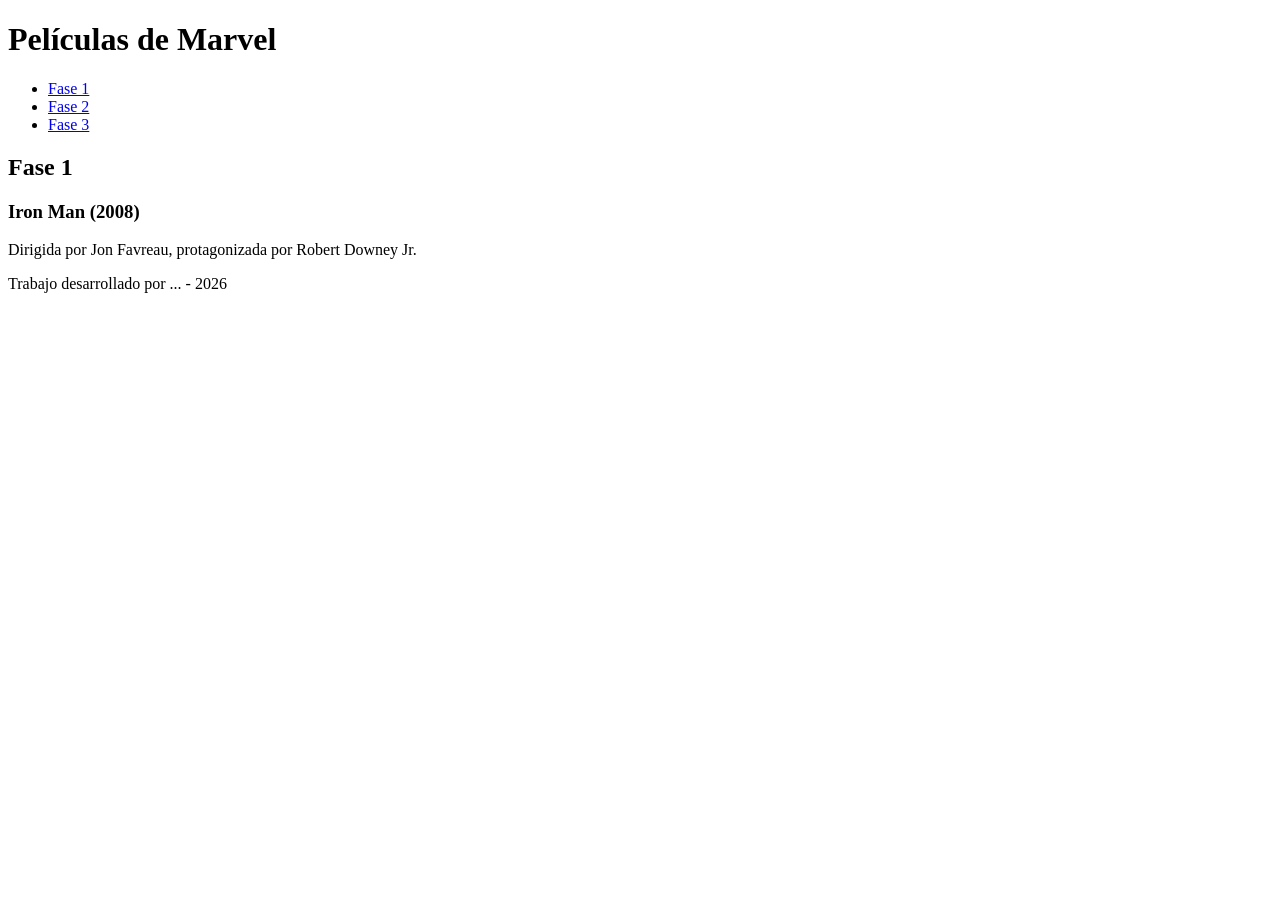
<file: M2/2.- El lenguaje HTML/proyecto L2/index.html>
<!DOCTYPE html>
<html lang="es">
<head>
    <meta charset="UTF-8">
    <meta name="viewport" content="width=device-width, initial-scale=1.0">
    <title>M2 Ejercicio L2</title>
</head>
<body>

    <header>
        <h1>Películas de Marvel</h1>
    </header>

    <nav>

        <ul>
            <li>
                <a href="#fase1">Fase 1</a>
            </li>
            <li>
                <a href="#fase2">Fase 2</a>
            </li>
            <li>
                <a href="#fase3">Fase 3</a>
            </li>
        </ul>

    </nav>

    <main>

        <section id="fase1">
            <h2>Fase 1</h2>

            <article>
                <h3>Iron Man (2008)</h3>
                <p>Dirigida por Jon Favreau, protagonizada por Robert Downey Jr.</p>
            </article>
            
        </section>

    </main>

    <footer>
        <p>Trabajo desarrollado por ... - 2026</p>
    </footer>

    
</body>
</html>
</file>
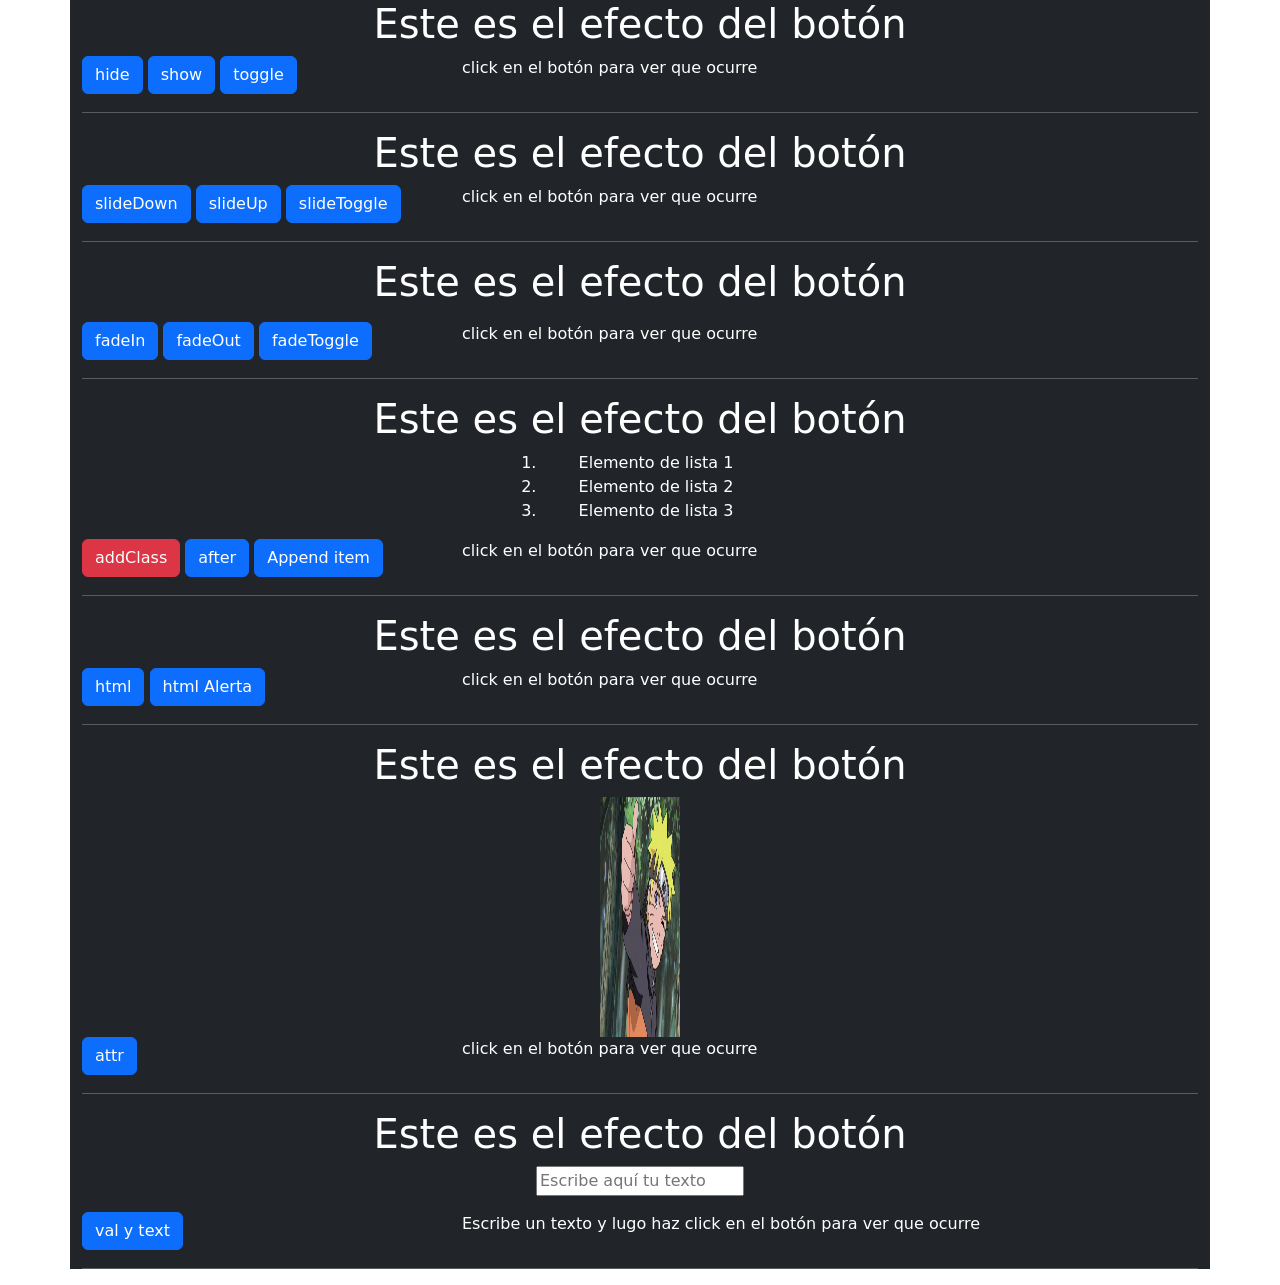
<file: M2/6.- Conociendo la librería Jquery/1.- funciones-jquery ejemplo/index.html>
<!DOCTYPE html>
<html lang="es">
<head>
    <meta charset="UTF-8">
    <meta http-equiv="X-UA-Compatible" content="IE=edge">
    <meta name="viewport" content="width=device-width, initial-scale=1.0">
    <title>Actividad: Funciones de jQuery </title>
    <link rel="stylesheet" href="https://cdn.jsdelivr.net/npm/bootstrap@5.1.3/dist/css/bootstrap.min.css">
    <script src="https://code.jquery.com/jquery-3.6.0.min.js" integrity="sha256-/xUj+3OJU5yExlq6GSYGSHk7tPXikynS7ogEvDej/m4=" crossorigin="anonymous"></script>
    <style>
        .rojo{
            font-size:400%;
            color:red;
        }
        </style>
</head>
<body>
    <div class="container text-white bg-dark">
        <div class="row">    
            <div class="col-12 mx-auto text-center ">
                <h1 id="mostrar1">Este es el efecto del botón</h1>
            </div>
            <div class="col-4">
                <button id="hide" type="button" class="btn btn-primary">hide</button>
                <button id="show" type="button" class="btn btn-primary">show</button>
                <button id="toggle" type="button" class="btn btn-primary">toggle</button>
            </div>
            <div class="col-8">
                <p>click en el botón para ver que ocurre</p>
            </div>
        </div>
        <hr>      
        <div class="row">    
            <div class="col-12 mx-auto text-center ">
                <h1 id="mostrar2">Este es el efecto del botón</h1>
                <h1 id="holamundo" style="display: none;">Holaaaaa Mundo!!</h1>
            </div>
            <div class="col-4">
                <button id="slideDown" type="button" class="btn btn-primary">slideDown</button>
                <button id="slideUp" type="button" class="btn btn-primary">slideUp</button>
                <button id="slideToggle" type="button" class="btn btn-primary">slideToggle</button>
            </div>
            <div class="col-8">
                <p>click en el botón para ver que ocurre</p>
            </div>
        </div>
        <hr>
        <div class="row">    
            <div class="col-12 mx-auto text-center mb-2">
                <h1 id="mostrar3">Este es el efecto del botón</h1>
                <div class="row ">
                    <div class="col-4 mx-auto " id="div1" style="width:80px;height:80px;display:none;background-color:red;"></div>
                    <div class="col-4 mx-auto " id="div2" style="width:80px;height:80px;display:none;background-color:green;"></div>
                    <div class="col-4 mx-auto " id="div3" style="width:80px;height:80px;display:none;background-color:blue;"></div>
                </div>
            </div>
            <div class="col-4">
                <button id="fadeIn" type="button" class="btn btn-primary">fadeIn</button>
                <button id="fadeOut" type="button" class="btn btn-primary">fadeOut</button>
                <button id="fadeToggle" type="button" class="btn btn-primary">fadeToggle</button>
            </div>
            <div class="col-8">
                <p>click en el botón para ver que ocurre</p>
            </div>
        </div>
        <hr> 
        <div class="row">    
            <div class="col-12 mx-auto text-center ">
                <h1 id="mostrar4">Este es el efecto del botón</h1>
                <div class="row">
                    <div class="col-3 mx-auto">
                        <ol>
                            <li>Elemento de lista 1</li>
                            <li>Elemento de lista 2</li>
                            <li>Elemento de lista 3</li>
                        </ol>
                    </div>
                </div>

            </div>
            <div class="col-4">
                <button id="addClass" type="button" class="btn btn-danger">addClass</button>
                <button id="after" type="button" class="btn btn-primary">after</button>
                <button id="append" type="button" class="btn btn-primary">Append item</button>
            </div>
            <div class="col-8">
                <p id="p1">click en el botón para ver que ocurre</p>
            </div>
        </div>
        <hr> 
        <div class="row">    
            <div class="col-12 mx-auto text-center ">
                <h1 id="mostrar5">Este es el efecto del botón</h1>
                <h2 id="agregahtml"></h2>
            </div>
            <div class="col-4">
                <button id="html" type="button" class="btn btn-primary">html</button>
                <button id="htmlalert" type="button" class="btn btn-primary">html Alerta</button>
            </div>
            <div class="col-8">
                <p>click en el botón para ver que ocurre</p>
            </div>
        </div>
        <hr> 
        <div class="row">    
            <div class="col-12 mx-auto text-center ">
                <h1 id="mostrar5">Este es el efecto del botón</h1>
                <img id="naruto" src="./img/naruto.jpg" alt="Naruto" width="80" height="240">
            </div>
            <div class="col-4">
                <button id="attr" type="button" class="btn btn-primary">attr</button>
            </div>
            <div class="col-8">
                <p>click en el botón para ver que ocurre</p>
            </div>
        </div>
        <hr>
        <div class="row">    
            <div class="col-12 mx-auto text-center ">
                <h1 id="mostrar5">Este es el efecto del botón</h1>
                <input id="texto" type="text" placeholder="Escribe aquí tu texto">
                <p id="textoreplica"></p>
            </div>
            <div class="col-4">
                <button id="valtext" type="button" class="btn btn-primary">val y text</button>
            </div>
            <div class="col-8">
                <p>Escribe un texto y lugo haz click en el botón para ver que ocurre</p>
            </div>
        </div>
        <hr>
        
    </div>
    <script src="./js/index.js"></script>
    
</body>
</html>
</file>
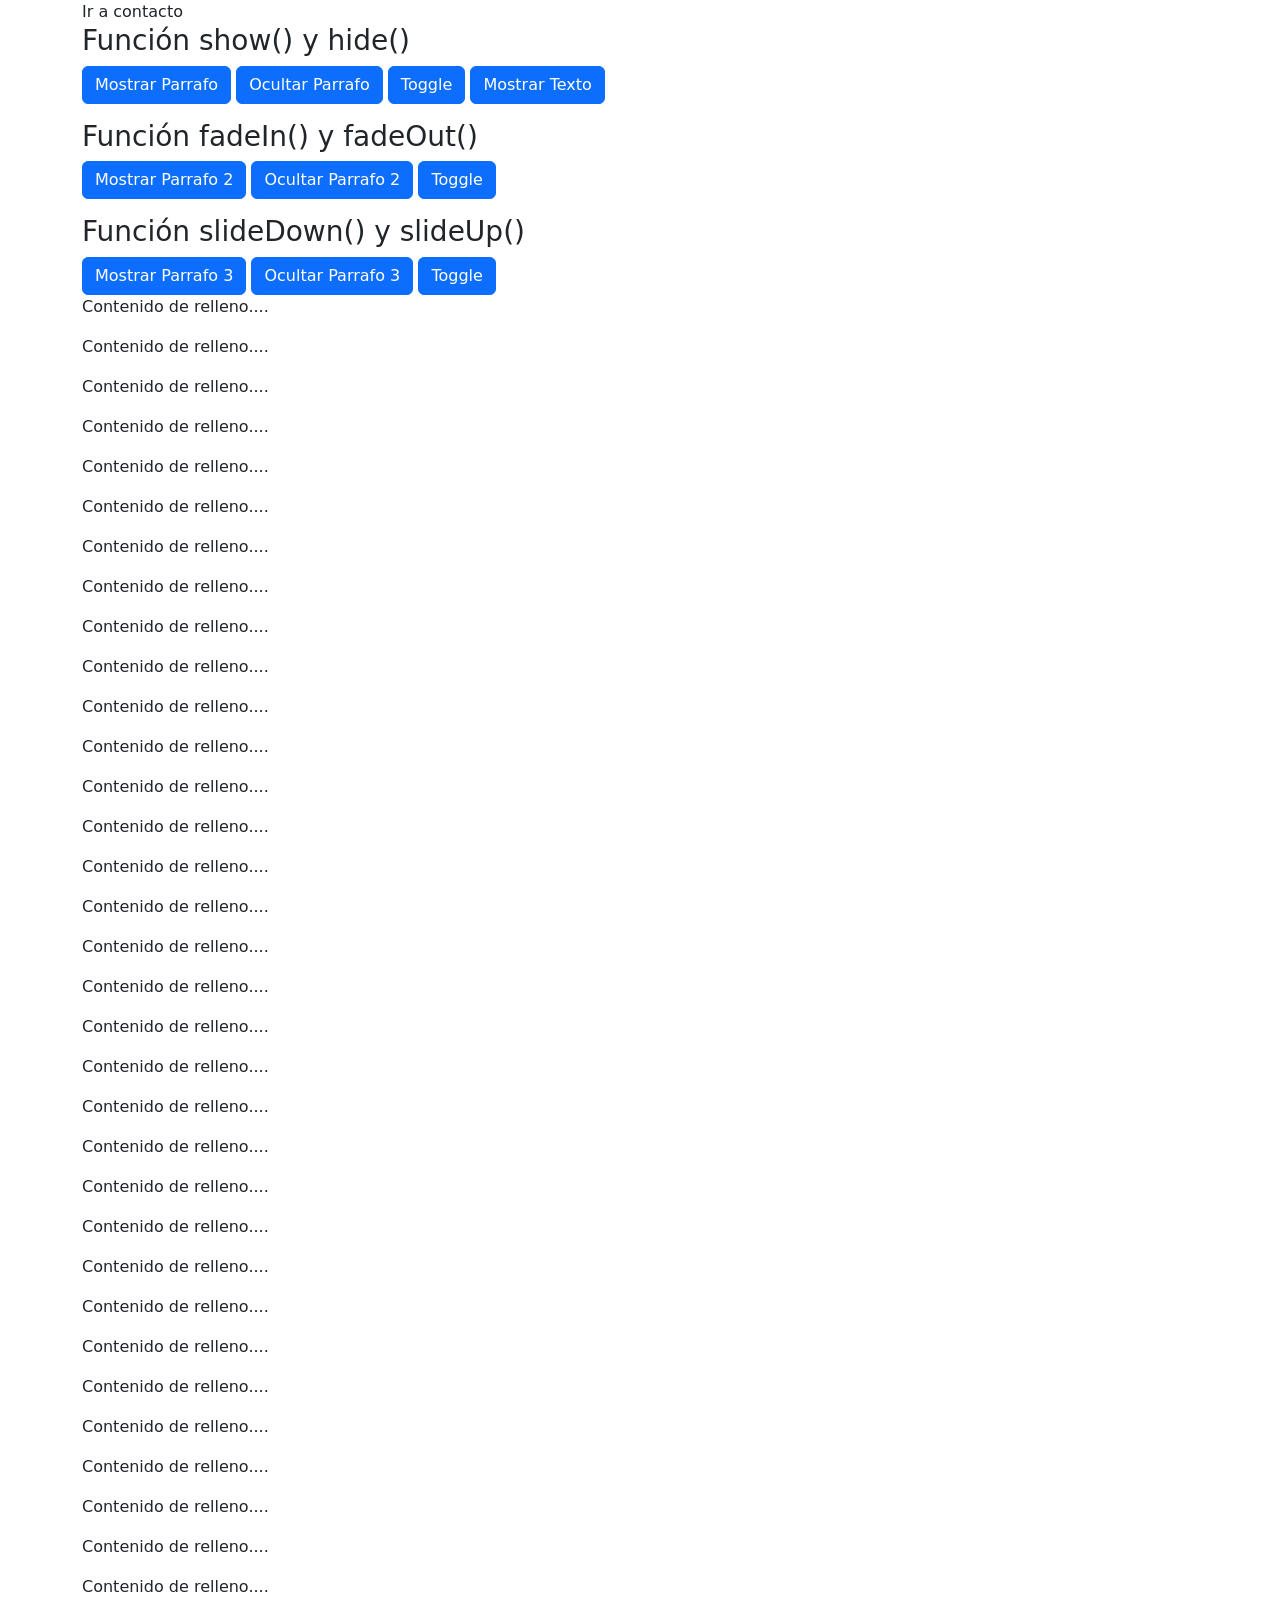
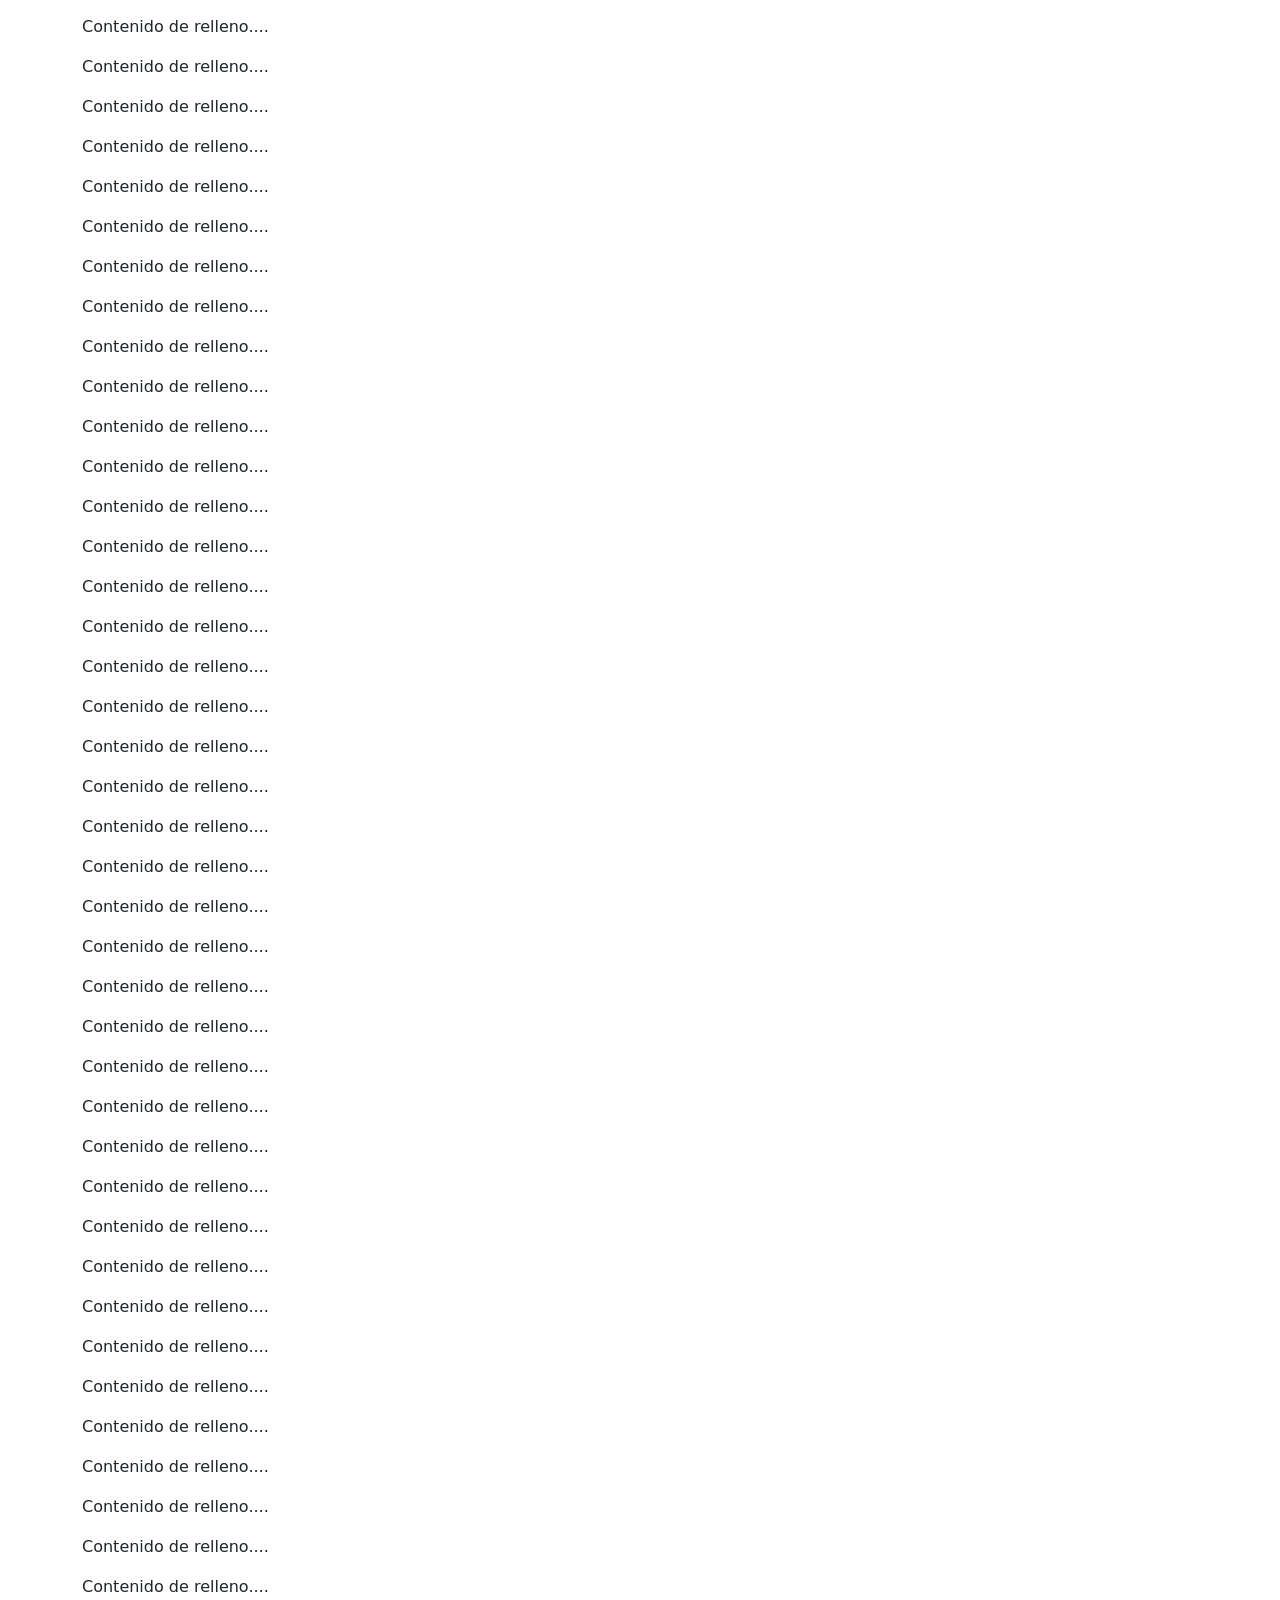
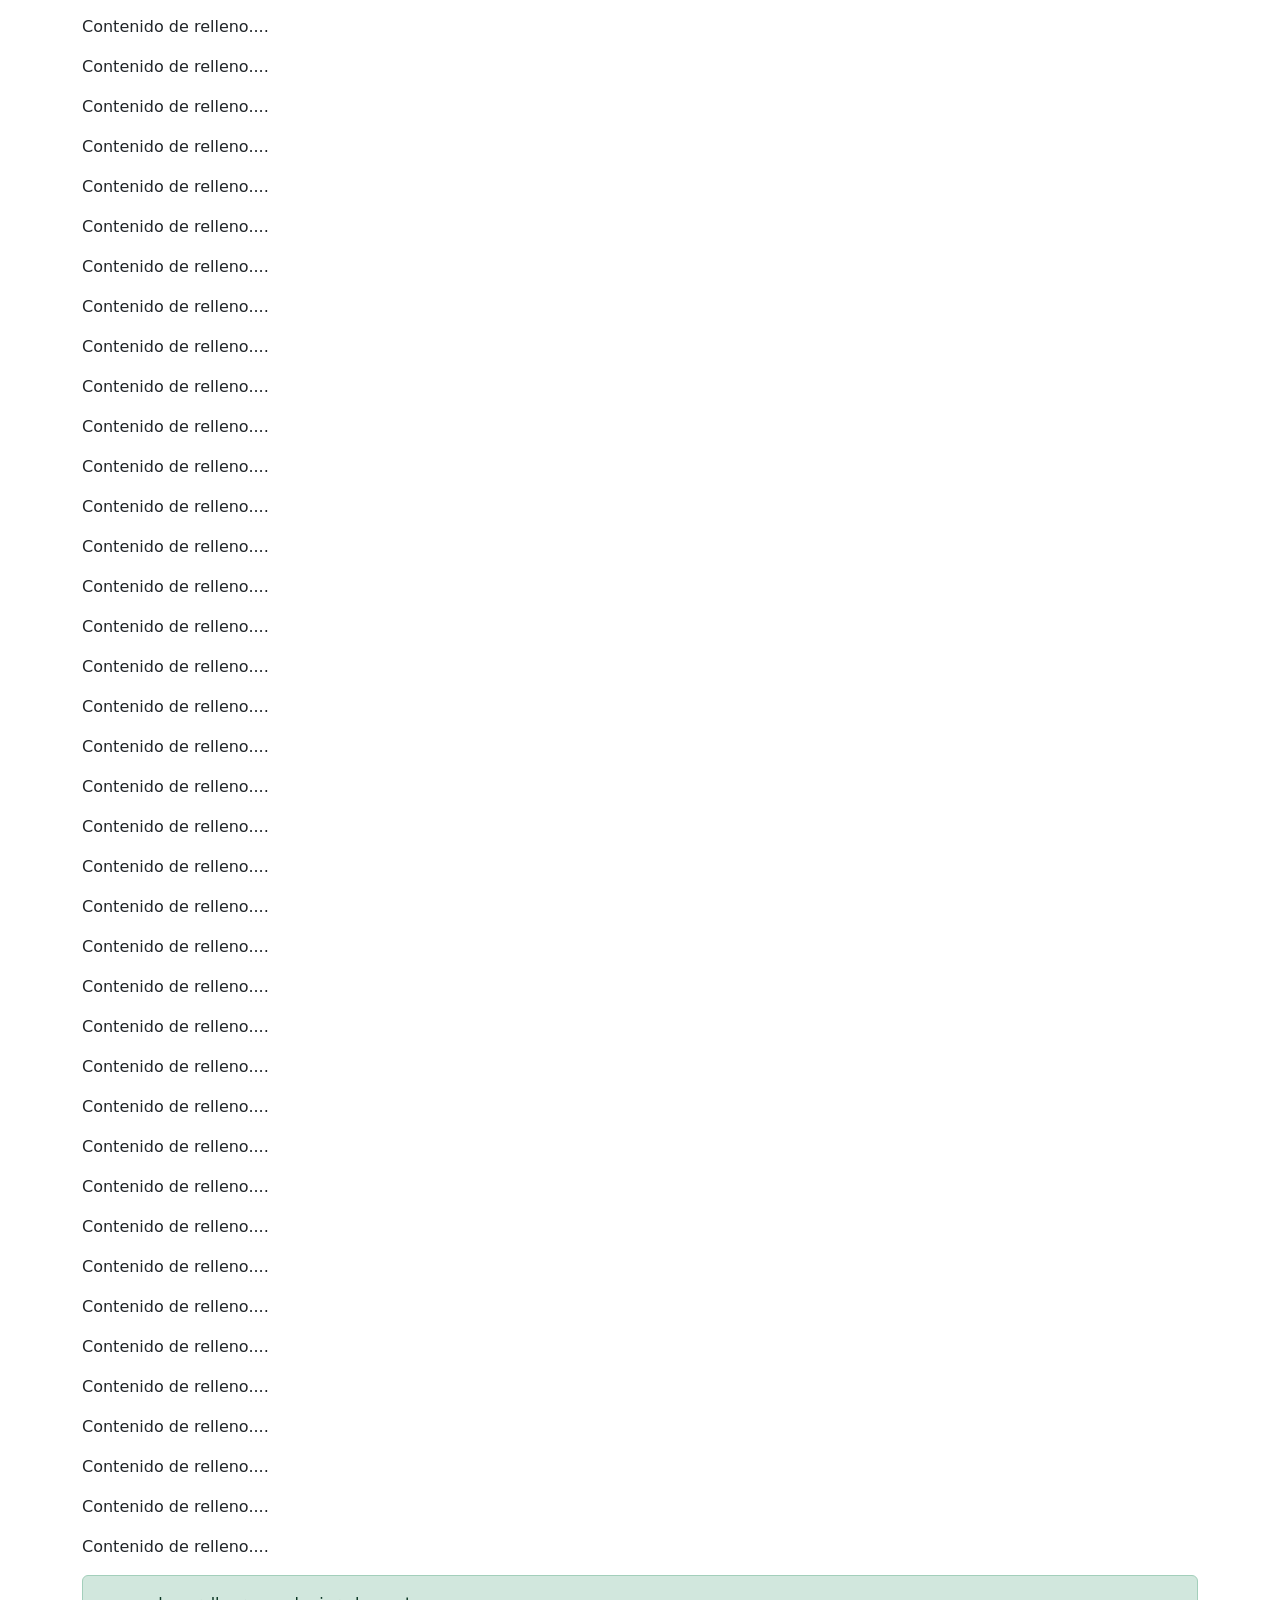
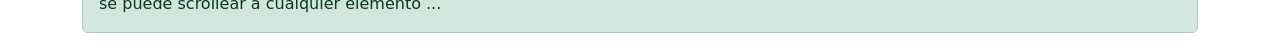
<file: M2/6.- Conociendo la librería Jquery/2.- funciones en Jquery/index.html>
<!DOCTYPE html>
<html lang="en">

<head>
    <meta charset="UTF-8">
    <meta name="viewport" content="width=device-width, initial-scale=1.0">
    <title>Funciones Jquery</title>
    <link href="https://cdn.jsdelivr.net/npm/bootstrap@5.3.8/dist/css/bootstrap.min.css" rel="stylesheet"
        integrity="sha384-sRIl4kxILFvY47J16cr9ZwB07vP4J8+LH7qKQnuqkuIAvNWLzeN8tE5YBujZqJLB" crossorigin="anonymous">
</head>

<body>
    <div class="container">
        <a>Ir a contacto</a>
        <div class="row mb-3">
            <div class="col">
                <h3>Función show() y hide()</h3>
                <button id="btn1" class="btn btn-primary">Mostrar Parrafo</button>
                <button id="btn1Ocultar" class="btn btn-primary">Ocultar Parrafo</button>
                <button id="btn1Toggle" class="btn btn-primary">Toggle</button>
                <button id="btn1Mixto" class="btn btn-primary">Mostrar Texto</button>
                <p class="texto alert alert-success mt-3" role="alert" style="display: none;">
                    A simple success alert—check it out!
                </p>
            </div>
        </div>
        <div class="row mb-3">
            <div class="col">
                <h3>Función fadeIn() y fadeOut()</h3>
                <button id="btn2" class="btn btn-primary">Mostrar Parrafo 2</button>
                <button id="btn2Ocultar" class="btn btn-primary">Ocultar Parrafo 2</button>
                <button id="btn2Toggle" class="btn btn-primary">Toggle</button>
                <p class="texto2 alert alert-success mt-3" role="alert" style="display: none;">
                    A simple success alert—check it out!
                </p>
            </div>
        </div>
        <div class="row">
            <div class="col">
                <h3>Función slideDown() y slideUp()</h3>
                <button id="btn3" class="btn btn-primary">Mostrar Parrafo 3</button>
                <button id="btn3Ocultar" class="btn btn-primary">Ocultar Parrafo 3</button>
                <button id="btn3Toggle" class="btn btn-primary">Toggle</button>
                <p class="texto3 alert alert-success mt-3" role="alert" style="display: none;">
                    A simple success alert—check it out!
                </p>
            </div>
        </div>
        <div class="row">
            <div class="">
                <p>Contenido de relleno....</p>
                <p>Contenido de relleno....</p>
                <p>Contenido de relleno....</p>
                <p>Contenido de relleno....</p>
                <p>Contenido de relleno....</p>
                <p>Contenido de relleno....</p>
                <p>Contenido de relleno....</p>
                <p>Contenido de relleno....</p>
                <p>Contenido de relleno....</p>
                <p>Contenido de relleno....</p>
                <p>Contenido de relleno....</p>
                <p>Contenido de relleno....</p>
                <p>Contenido de relleno....</p>
                <p>Contenido de relleno....</p>
                <p>Contenido de relleno....</p>
                <p>Contenido de relleno....</p>
                <p>Contenido de relleno....</p>
                <p>Contenido de relleno....</p>
                <p>Contenido de relleno....</p>
                <p>Contenido de relleno....</p>
                <p>Contenido de relleno....</p>
                <p>Contenido de relleno....</p>
                <p>Contenido de relleno....</p>
                <p>Contenido de relleno....</p>
                <p>Contenido de relleno....</p>
                <p>Contenido de relleno....</p>
                <p>Contenido de relleno....</p>
                <p>Contenido de relleno....</p>
                <p>Contenido de relleno....</p>
                <p>Contenido de relleno....</p>
                <p>Contenido de relleno....</p>
                <p>Contenido de relleno....</p>
                <p>Contenido de relleno....</p>
                <p>Contenido de relleno....</p>
                <p>Contenido de relleno....</p>
                <p>Contenido de relleno....</p>
                <p>Contenido de relleno....</p>
                <p>Contenido de relleno....</p>
                <p>Contenido de relleno....</p>
                <p>Contenido de relleno....</p>
                <p>Contenido de relleno....</p>
                <p>Contenido de relleno....</p>
                <p>Contenido de relleno....</p>
                <p>Contenido de relleno....</p>
                <p>Contenido de relleno....</p>
                <p>Contenido de relleno....</p>
                <p>Contenido de relleno....</p>
                <p>Contenido de relleno....</p>
                <p>Contenido de relleno....</p>
                <p>Contenido de relleno....</p>
                <p>Contenido de relleno....</p>
                <p>Contenido de relleno....</p>
                <p>Contenido de relleno....</p>
                <p>Contenido de relleno....</p>
                <p>Contenido de relleno....</p>
                <p>Contenido de relleno....</p>
                <p>Contenido de relleno....</p>
                <p>Contenido de relleno....</p>
                <p>Contenido de relleno....</p>
                <p>Contenido de relleno....</p>
                <p>Contenido de relleno....</p>
                <p>Contenido de relleno....</p>
                <p>Contenido de relleno....</p>
                <p>Contenido de relleno....</p>
                <p>Contenido de relleno....</p>
                <p>Contenido de relleno....</p>
                <p>Contenido de relleno....</p>
                <p>Contenido de relleno....</p>
                <p>Contenido de relleno....</p>
                <p>Contenido de relleno....</p>
                <p>Contenido de relleno....</p>
                <p>Contenido de relleno....</p>
                <p>Contenido de relleno....</p>
                <p>Contenido de relleno....</p>
                <p>Contenido de relleno....</p>
                <p>Contenido de relleno....</p>
                <p>Contenido de relleno....</p>
                <p>Contenido de relleno....</p>
                <p>Contenido de relleno....</p>
                <p>Contenido de relleno....</p>
                <p>Contenido de relleno....</p>
                <p>Contenido de relleno....</p>
                <p>Contenido de relleno....</p>
                <p>Contenido de relleno....</p>
                <p>Contenido de relleno....</p>
                <p>Contenido de relleno....</p>
                <p>Contenido de relleno....</p>
                <p>Contenido de relleno....</p>
                <p>Contenido de relleno....</p>
                <p>Contenido de relleno....</p>
                <p>Contenido de relleno....</p>
                <p>Contenido de relleno....</p>
                <p>Contenido de relleno....</p>
                <p>Contenido de relleno....</p>
                <p>Contenido de relleno....</p>
                <p>Contenido de relleno....</p>
                <p>Contenido de relleno....</p>
                <p>Contenido de relleno....</p>
                <p>Contenido de relleno....</p>
                <p>Contenido de relleno....</p>
                <p>Contenido de relleno....</p>
                <p>Contenido de relleno....</p>
                <p>Contenido de relleno....</p>
                <p>Contenido de relleno....</p>
                <p>Contenido de relleno....</p>
                <p>Contenido de relleno....</p>
                <p>Contenido de relleno....</p>
                <p>Contenido de relleno....</p>
                <p>Contenido de relleno....</p>
                <p>Contenido de relleno....</p>
                <p>Contenido de relleno....</p>
                <p>Contenido de relleno....</p>
            </div>
        </div>
        <div id="seccionContacto" class="alert alert-success"> 
            se puede scrollear a cualquier elemento
        ...
        </div>
    </div>

    <script src="https://cdn.jsdelivr.net/npm/bootstrap@5.3.8/dist/js/bootstrap.bundle.min.js"
        integrity="sha384-FKyoEForCGlyvwx9Hj09JcYn3nv7wiPVlz7YYwJrWVcXK/BmnVDxM+D2scQbITxI"
        crossorigin="anonymous"></script>
    <script src="https://ajax.googleapis.com/ajax/libs/jquery/3.7.1/jquery.min.js"></script>
    <script src="assets/js/funciones.js"></script>
</body>

</html>
</file>
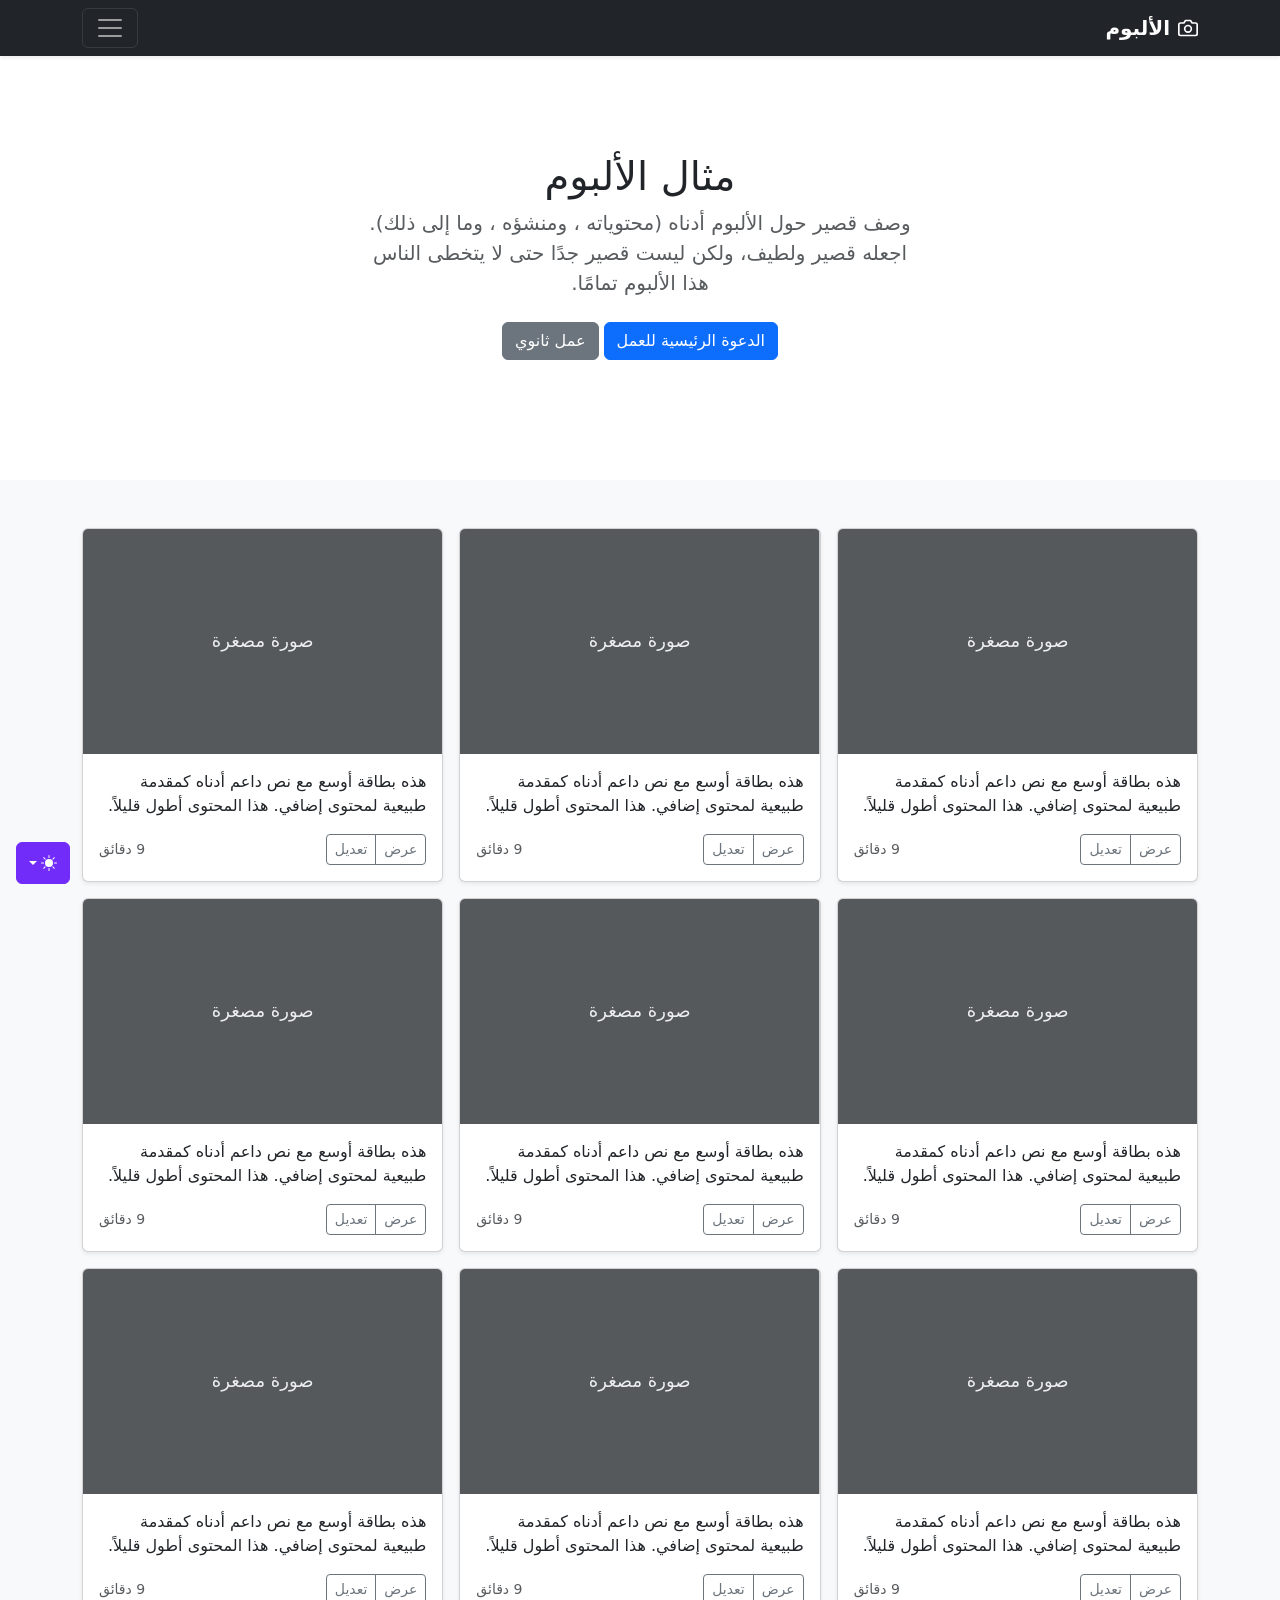
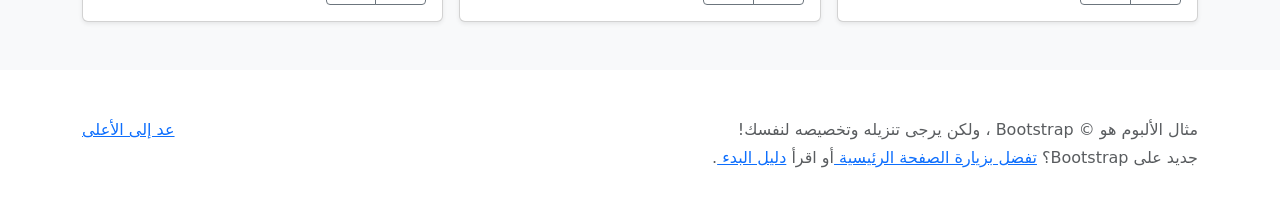
<file: Clases de reforzamiento/Reforzamiento 04-07-2026/bootstrap-5.3.8-examples/album-rtl/index.html>
<!doctype html>
<html lang="ar" dir="rtl" data-bs-theme="auto">
  <head>
    <meta charset="utf-8" />
    <meta name="viewport" content="width=device-width, initial-scale=1" />
    <meta name="description" content="" />
    <meta
      name="author"
      content="Mark Otto, Jacob Thornton, and Bootstrap contributors"
    />
    <meta name="generator" content="Astro v5.13.2" />
    <title>مثال الألبوم · Bootstrap v5.3</title>
    <link
      rel="canonical"
      href="https://getbootstrap.com/docs/5.3/examples/album-rtl/"
    />
    <script src="../assets/js/color-modes.js"></script>
    <link href="../assets/dist/css/bootstrap.rtl.min.css" rel="stylesheet" />
    <meta name="theme-color" content="#712cf9" />
    <style>
      .bd-placeholder-img {
        font-size: 1.125rem;
        text-anchor: middle;
        -webkit-user-select: none;
        -moz-user-select: none;
        user-select: none;
      }
      @media (min-width: 768px) {
        .bd-placeholder-img-lg {
          font-size: 3.5rem;
        }
      }
      .b-example-divider {
        width: 100%;
        height: 3rem;
        background-color: #0000001a;
        border: solid rgba(0, 0, 0, 0.15);
        border-width: 1px 0;
        box-shadow:
          inset 0 0.5em 1.5em #0000001a,
          inset 0 0.125em 0.5em #00000026;
      }
      .b-example-vr {
        flex-shrink: 0;
        width: 1.5rem;
        height: 100vh;
      }
      .bi {
        vertical-align: -0.125em;
        fill: currentColor;
      }
      .nav-scroller {
        position: relative;
        z-index: 2;
        height: 2.75rem;
        overflow-y: hidden;
      }
      .nav-scroller .nav {
        display: flex;
        flex-wrap: nowrap;
        padding-bottom: 1rem;
        margin-top: -1px;
        overflow-x: auto;
        text-align: center;
        white-space: nowrap;
        -webkit-overflow-scrolling: touch;
      }
      .btn-bd-primary {
        --bd-violet-bg: #712cf9;
        --bd-violet-rgb: 112.520718, 44.062154, 249.437846;
        --bs-btn-font-weight: 600;
        --bs-btn-color: var(--bs-white);
        --bs-btn-bg: var(--bd-violet-bg);
        --bs-btn-border-color: var(--bd-violet-bg);
        --bs-btn-hover-color: var(--bs-white);
        --bs-btn-hover-bg: #6528e0;
        --bs-btn-hover-border-color: #6528e0;
        --bs-btn-focus-shadow-rgb: var(--bd-violet-rgb);
        --bs-btn-active-color: var(--bs-btn-hover-color);
        --bs-btn-active-bg: #5a23c8;
        --bs-btn-active-border-color: #5a23c8;
      }
      .bd-mode-toggle {
        z-index: 1500;
      }
      .bd-mode-toggle .bi {
        width: 1em;
        height: 1em;
      }
      .bd-mode-toggle .dropdown-menu .active .bi {
        display: block !important;
      }
    </style>
  </head>
  <body>
    <svg xmlns="http://www.w3.org/2000/svg" class="d-none">
      <symbol id="check2" viewBox="0 0 16 16">
        <path
          d="M13.854 3.646a.5.5 0 0 1 0 .708l-7 7a.5.5 0 0 1-.708 0l-3.5-3.5a.5.5 0 1 1 .708-.708L6.5 10.293l6.646-6.647a.5.5 0 0 1 .708 0z"
        ></path>
      </symbol>
      <symbol id="circle-half" viewBox="0 0 16 16">
        <path
          d="M8 15A7 7 0 1 0 8 1v14zm0 1A8 8 0 1 1 8 0a8 8 0 0 1 0 16z"
        ></path>
      </symbol>
      <symbol id="moon-stars-fill" viewBox="0 0 16 16">
        <path
          d="M6 .278a.768.768 0 0 1 .08.858 7.208 7.208 0 0 0-.878 3.46c0 4.021 3.278 7.277 7.318 7.277.527 0 1.04-.055 1.533-.16a.787.787 0 0 1 .81.316.733.733 0 0 1-.031.893A8.349 8.349 0 0 1 8.344 16C3.734 16 0 12.286 0 7.71 0 4.266 2.114 1.312 5.124.06A.752.752 0 0 1 6 .278z"
        ></path>
        <path
          d="M10.794 3.148a.217.217 0 0 1 .412 0l.387 1.162c.173.518.579.924 1.097 1.097l1.162.387a.217.217 0 0 1 0 .412l-1.162.387a1.734 1.734 0 0 0-1.097 1.097l-.387 1.162a.217.217 0 0 1-.412 0l-.387-1.162A1.734 1.734 0 0 0 9.31 6.593l-1.162-.387a.217.217 0 0 1 0-.412l1.162-.387a1.734 1.734 0 0 0 1.097-1.097l.387-1.162zM13.863.099a.145.145 0 0 1 .274 0l.258.774c.115.346.386.617.732.732l.774.258a.145.145 0 0 1 0 .274l-.774.258a1.156 1.156 0 0 0-.732.732l-.258.774a.145.145 0 0 1-.274 0l-.258-.774a1.156 1.156 0 0 0-.732-.732l-.774-.258a.145.145 0 0 1 0-.274l.774-.258c.346-.115.617-.386.732-.732L13.863.1z"
        ></path>
      </symbol>
      <symbol id="sun-fill" viewBox="0 0 16 16">
        <path
          d="M8 12a4 4 0 1 0 0-8 4 4 0 0 0 0 8zM8 0a.5.5 0 0 1 .5.5v2a.5.5 0 0 1-1 0v-2A.5.5 0 0 1 8 0zm0 13a.5.5 0 0 1 .5.5v2a.5.5 0 0 1-1 0v-2A.5.5 0 0 1 8 13zm8-5a.5.5 0 0 1-.5.5h-2a.5.5 0 0 1 0-1h2a.5.5 0 0 1 .5.5zM3 8a.5.5 0 0 1-.5.5h-2a.5.5 0 0 1 0-1h2A.5.5 0 0 1 3 8zm10.657-5.657a.5.5 0 0 1 0 .707l-1.414 1.415a.5.5 0 1 1-.707-.708l1.414-1.414a.5.5 0 0 1 .707 0zm-9.193 9.193a.5.5 0 0 1 0 .707L3.05 13.657a.5.5 0 0 1-.707-.707l1.414-1.414a.5.5 0 0 1 .707 0zm9.193 2.121a.5.5 0 0 1-.707 0l-1.414-1.414a.5.5 0 0 1 .707-.707l1.414 1.414a.5.5 0 0 1 0 .707zM4.464 4.465a.5.5 0 0 1-.707 0L2.343 3.05a.5.5 0 1 1 .707-.707l1.414 1.414a.5.5 0 0 1 0 .708z"
        ></path>
      </symbol>
    </svg>
    <div
      class="dropdown position-fixed bottom-0 end-0 mb-3 me-3 bd-mode-toggle"
    >
      <button
        class="btn btn-bd-primary py-2 dropdown-toggle d-flex align-items-center"
        id="bd-theme"
        type="button"
        aria-expanded="false"
        data-bs-toggle="dropdown"
        aria-label="Toggle theme (auto)"
      >
        <svg class="bi my-1 theme-icon-active" aria-hidden="true">
          <use href="#circle-half"></use>
        </svg>
        <span class="visually-hidden" id="bd-theme-text">Toggle theme</span>
      </button>
      <ul
        class="dropdown-menu dropdown-menu-end shadow"
        aria-labelledby="bd-theme-text"
      >
        <li>
          <button
            type="button"
            class="dropdown-item d-flex align-items-center"
            data-bs-theme-value="light"
            aria-pressed="false"
          >
            <svg class="bi me-2 opacity-50" aria-hidden="true">
              <use href="#sun-fill"></use>
            </svg>
            Light
            <svg class="bi ms-auto d-none" aria-hidden="true">
              <use href="#check2"></use>
            </svg>
          </button>
        </li>
        <li>
          <button
            type="button"
            class="dropdown-item d-flex align-items-center"
            data-bs-theme-value="dark"
            aria-pressed="false"
          >
            <svg class="bi me-2 opacity-50" aria-hidden="true">
              <use href="#moon-stars-fill"></use>
            </svg>
            Dark
            <svg class="bi ms-auto d-none" aria-hidden="true">
              <use href="#check2"></use>
            </svg>
          </button>
        </li>
        <li>
          <button
            type="button"
            class="dropdown-item d-flex align-items-center active"
            data-bs-theme-value="auto"
            aria-pressed="true"
          >
            <svg class="bi me-2 opacity-50" aria-hidden="true">
              <use href="#circle-half"></use>
            </svg>
            Auto
            <svg class="bi ms-auto d-none" aria-hidden="true">
              <use href="#check2"></use>
            </svg>
          </button>
        </li>
      </ul>
    </div>
    <header data-bs-theme="dark">
      <div class="collapse text-bg-dark" id="navbarHeader">
        <div class="container">
          <div class="row">
            <div class="col-sm-8 col-md-7 py-4">
              <h4>حول</h4>
              <p class="text-body-secondary">
                أضف بعض المعلومات حول الألبوم، المؤلف، أو أي سياق خلفية آخر.
                اجعلها بضع جمل حتى يتمكن الزوار من التقاط بعض التلميحات المفيدة.
                ثم اربطها ببعض مواقع التواصل الاجتماعي أو معلومات الاتصال.
              </p>
            </div>
            <div class="col-sm-4 offset-md-1 py-4">
              <h4>تواصل معي</h4>
              <ul class="list-unstyled">
                <li><a href="#" class="text-white">تابعني على تويتر</a></li>
                <li>
                  <a href="#" class="text-white">شاركني الإعجاب في فيسبوك</a>
                </li>
                <li>
                  <a href="#" class="text-white"
                    >راسلني على البريد الإلكتروني</a
                  >
                </li>
              </ul>
            </div>
          </div>
        </div>
      </div>
      <div class="navbar navbar-dark bg-dark shadow-sm">
        <div class="container">
          <a href="#" class="navbar-brand d-flex align-items-center">
            <svg
              xmlns="http://www.w3.org/2000/svg"
              width="20"
              height="20"
              fill="none"
              stroke="currentColor"
              stroke-linecap="round"
              stroke-linejoin="round"
              stroke-width="2"
              aria-hidden="true"
              class="me-2"
              viewBox="0 0 24 24"
            >
              <path
                d="M23 19a2 2 0 0 1-2 2H3a2 2 0 0 1-2-2V8a2 2 0 0 1 2-2h4l2-3h6l2 3h4a2 2 0 0 1 2 2z"
              ></path>
              <circle cx="12" cy="13" r="4"></circle>
            </svg>
            <strong>الألبوم</strong>
          </a>
          <button
            class="navbar-toggler"
            type="button"
            data-bs-toggle="collapse"
            data-bs-target="#navbarHeader"
            aria-controls="navbarHeader"
            aria-expanded="false"
            aria-label="تبديل التنقل"
          >
            <span class="navbar-toggler-icon"></span>
          </button>
        </div>
      </div>
    </header>
    <main>
      <section class="py-5 text-center container">
        <div class="row py-lg-5">
          <div class="col-lg-6 col-md-8 mx-auto">
            <h1 class="fw-light">مثال الألبوم</h1>
            <p class="lead text-body-secondary">
              وصف قصير حول الألبوم أدناه (محتوياته ، ومنشؤه ، وما إلى ذلك).
              اجعله قصير ولطيف، ولكن ليست قصير جدًا حتى لا يتخطى الناس هذا
              الألبوم تمامًا.
            </p>
            <p>
              <a href="#" class="btn btn-primary my-2">الدعوة الرئيسية للعمل</a>
              <a href="#" class="btn btn-secondary my-2">عمل ثانوي</a>
            </p>
          </div>
        </div>
      </section>
      <div class="album py-5 bg-body-tertiary">
        <div class="container">
          <div class="row row-cols-1 row-cols-sm-2 row-cols-md-3 g-3">
            <div class="col">
              <div class="card shadow-sm">
                <svg
                  aria-label="Placeholder: صورة مصغرة"
                  class="bd-placeholder-img card-img-top"
                  height="225"
                  preserveAspectRatio="xMidYMid slice"
                  role="img"
                  width="100%"
                  xmlns="http://www.w3.org/2000/svg"
                >
                  <title>Placeholder</title>
                  <rect width="100%" height="100%" fill="#55595c"></rect>
                  <text x="50%" y="50%" fill="#eceeef" dy=".3em">
                    صورة مصغرة
                  </text>
                </svg>
                <div class="card-body">
                  <p class="card-text">
                    هذه بطاقة أوسع مع نص داعم أدناه كمقدمة طبيعية لمحتوى إضافي.
                    هذا المحتوى أطول قليلاً.
                  </p>
                  <div
                    class="d-flex justify-content-between align-items-center"
                  >
                    <div class="btn-group">
                      <button
                        type="button"
                        class="btn btn-sm btn-outline-secondary"
                      >
                        عرض
                      </button>
                      <button
                        type="button"
                        class="btn btn-sm btn-outline-secondary"
                      >
                        تعديل
                      </button>
                    </div>
                    <small class="text-body-secondary">9 دقائق</small>
                  </div>
                </div>
              </div>
            </div>
            <div class="col">
              <div class="card shadow-sm">
                <svg
                  aria-label="Placeholder: صورة مصغرة"
                  class="bd-placeholder-img card-img-top"
                  height="225"
                  preserveAspectRatio="xMidYMid slice"
                  role="img"
                  width="100%"
                  xmlns="http://www.w3.org/2000/svg"
                >
                  <title>Placeholder</title>
                  <rect width="100%" height="100%" fill="#55595c"></rect>
                  <text x="50%" y="50%" fill="#eceeef" dy=".3em">
                    صورة مصغرة
                  </text>
                </svg>
                <div class="card-body">
                  <p class="card-text">
                    هذه بطاقة أوسع مع نص داعم أدناه كمقدمة طبيعية لمحتوى إضافي.
                    هذا المحتوى أطول قليلاً.
                  </p>
                  <div
                    class="d-flex justify-content-between align-items-center"
                  >
                    <div class="btn-group">
                      <button
                        type="button"
                        class="btn btn-sm btn-outline-secondary"
                      >
                        عرض
                      </button>
                      <button
                        type="button"
                        class="btn btn-sm btn-outline-secondary"
                      >
                        تعديل
                      </button>
                    </div>
                    <small class="text-body-secondary">9 دقائق</small>
                  </div>
                </div>
              </div>
            </div>
            <div class="col">
              <div class="card shadow-sm">
                <svg
                  aria-label="Placeholder: صورة مصغرة"
                  class="bd-placeholder-img card-img-top"
                  height="225"
                  preserveAspectRatio="xMidYMid slice"
                  role="img"
                  width="100%"
                  xmlns="http://www.w3.org/2000/svg"
                >
                  <title>Placeholder</title>
                  <rect width="100%" height="100%" fill="#55595c"></rect>
                  <text x="50%" y="50%" fill="#eceeef" dy=".3em">
                    صورة مصغرة
                  </text>
                </svg>
                <div class="card-body">
                  <p class="card-text">
                    هذه بطاقة أوسع مع نص داعم أدناه كمقدمة طبيعية لمحتوى إضافي.
                    هذا المحتوى أطول قليلاً.
                  </p>
                  <div
                    class="d-flex justify-content-between align-items-center"
                  >
                    <div class="btn-group">
                      <button
                        type="button"
                        class="btn btn-sm btn-outline-secondary"
                      >
                        عرض
                      </button>
                      <button
                        type="button"
                        class="btn btn-sm btn-outline-secondary"
                      >
                        تعديل
                      </button>
                    </div>
                    <small class="text-body-secondary">9 دقائق</small>
                  </div>
                </div>
              </div>
            </div>
            <div class="col">
              <div class="card shadow-sm">
                <svg
                  aria-label="Placeholder: صورة مصغرة"
                  class="bd-placeholder-img card-img-top"
                  height="225"
                  preserveAspectRatio="xMidYMid slice"
                  role="img"
                  width="100%"
                  xmlns="http://www.w3.org/2000/svg"
                >
                  <title>Placeholder</title>
                  <rect width="100%" height="100%" fill="#55595c"></rect>
                  <text x="50%" y="50%" fill="#eceeef" dy=".3em">
                    صورة مصغرة
                  </text>
                </svg>
                <div class="card-body">
                  <p class="card-text">
                    هذه بطاقة أوسع مع نص داعم أدناه كمقدمة طبيعية لمحتوى إضافي.
                    هذا المحتوى أطول قليلاً.
                  </p>
                  <div
                    class="d-flex justify-content-between align-items-center"
                  >
                    <div class="btn-group">
                      <button
                        type="button"
                        class="btn btn-sm btn-outline-secondary"
                      >
                        عرض
                      </button>
                      <button
                        type="button"
                        class="btn btn-sm btn-outline-secondary"
                      >
                        تعديل
                      </button>
                    </div>
                    <small class="text-body-secondary">9 دقائق</small>
                  </div>
                </div>
              </div>
            </div>
            <div class="col">
              <div class="card shadow-sm">
                <svg
                  aria-label="Placeholder: صورة مصغرة"
                  class="bd-placeholder-img card-img-top"
                  height="225"
                  preserveAspectRatio="xMidYMid slice"
                  role="img"
                  width="100%"
                  xmlns="http://www.w3.org/2000/svg"
                >
                  <title>Placeholder</title>
                  <rect width="100%" height="100%" fill="#55595c"></rect>
                  <text x="50%" y="50%" fill="#eceeef" dy=".3em">
                    صورة مصغرة
                  </text>
                </svg>
                <div class="card-body">
                  <p class="card-text">
                    هذه بطاقة أوسع مع نص داعم أدناه كمقدمة طبيعية لمحتوى إضافي.
                    هذا المحتوى أطول قليلاً.
                  </p>
                  <div
                    class="d-flex justify-content-between align-items-center"
                  >
                    <div class="btn-group">
                      <button
                        type="button"
                        class="btn btn-sm btn-outline-secondary"
                      >
                        عرض
                      </button>
                      <button
                        type="button"
                        class="btn btn-sm btn-outline-secondary"
                      >
                        تعديل
                      </button>
                    </div>
                    <small class="text-body-secondary">9 دقائق</small>
                  </div>
                </div>
              </div>
            </div>
            <div class="col">
              <div class="card shadow-sm">
                <svg
                  aria-label="Placeholder: صورة مصغرة"
                  class="bd-placeholder-img card-img-top"
                  height="225"
                  preserveAspectRatio="xMidYMid slice"
                  role="img"
                  width="100%"
                  xmlns="http://www.w3.org/2000/svg"
                >
                  <title>Placeholder</title>
                  <rect width="100%" height="100%" fill="#55595c"></rect>
                  <text x="50%" y="50%" fill="#eceeef" dy=".3em">
                    صورة مصغرة
                  </text>
                </svg>
                <div class="card-body">
                  <p class="card-text">
                    هذه بطاقة أوسع مع نص داعم أدناه كمقدمة طبيعية لمحتوى إضافي.
                    هذا المحتوى أطول قليلاً.
                  </p>
                  <div
                    class="d-flex justify-content-between align-items-center"
                  >
                    <div class="btn-group">
                      <button
                        type="button"
                        class="btn btn-sm btn-outline-secondary"
                      >
                        عرض
                      </button>
                      <button
                        type="button"
                        class="btn btn-sm btn-outline-secondary"
                      >
                        تعديل
                      </button>
                    </div>
                    <small class="text-body-secondary">9 دقائق</small>
                  </div>
                </div>
              </div>
            </div>
            <div class="col">
              <div class="card shadow-sm">
                <svg
                  aria-label="Placeholder: صورة مصغرة"
                  class="bd-placeholder-img card-img-top"
                  height="225"
                  preserveAspectRatio="xMidYMid slice"
                  role="img"
                  width="100%"
                  xmlns="http://www.w3.org/2000/svg"
                >
                  <title>Placeholder</title>
                  <rect width="100%" height="100%" fill="#55595c"></rect>
                  <text x="50%" y="50%" fill="#eceeef" dy=".3em">
                    صورة مصغرة
                  </text>
                </svg>
                <div class="card-body">
                  <p class="card-text">
                    هذه بطاقة أوسع مع نص داعم أدناه كمقدمة طبيعية لمحتوى إضافي.
                    هذا المحتوى أطول قليلاً.
                  </p>
                  <div
                    class="d-flex justify-content-between align-items-center"
                  >
                    <div class="btn-group">
                      <button
                        type="button"
                        class="btn btn-sm btn-outline-secondary"
                      >
                        عرض
                      </button>
                      <button
                        type="button"
                        class="btn btn-sm btn-outline-secondary"
                      >
                        تعديل
                      </button>
                    </div>
                    <small class="text-body-secondary">9 دقائق</small>
                  </div>
                </div>
              </div>
            </div>
            <div class="col">
              <div class="card shadow-sm">
                <svg
                  aria-label="Placeholder: صورة مصغرة"
                  class="bd-placeholder-img card-img-top"
                  height="225"
                  preserveAspectRatio="xMidYMid slice"
                  role="img"
                  width="100%"
                  xmlns="http://www.w3.org/2000/svg"
                >
                  <title>Placeholder</title>
                  <rect width="100%" height="100%" fill="#55595c"></rect>
                  <text x="50%" y="50%" fill="#eceeef" dy=".3em">
                    صورة مصغرة
                  </text>
                </svg>
                <div class="card-body">
                  <p class="card-text">
                    هذه بطاقة أوسع مع نص داعم أدناه كمقدمة طبيعية لمحتوى إضافي.
                    هذا المحتوى أطول قليلاً.
                  </p>
                  <div
                    class="d-flex justify-content-between align-items-center"
                  >
                    <div class="btn-group">
                      <button
                        type="button"
                        class="btn btn-sm btn-outline-secondary"
                      >
                        عرض
                      </button>
                      <button
                        type="button"
                        class="btn btn-sm btn-outline-secondary"
                      >
                        تعديل
                      </button>
                    </div>
                    <small class="text-body-secondary">9 دقائق</small>
                  </div>
                </div>
              </div>
            </div>
            <div class="col">
              <div class="card shadow-sm">
                <svg
                  aria-label="Placeholder: صورة مصغرة"
                  class="bd-placeholder-img card-img-top"
                  height="225"
                  preserveAspectRatio="xMidYMid slice"
                  role="img"
                  width="100%"
                  xmlns="http://www.w3.org/2000/svg"
                >
                  <title>Placeholder</title>
                  <rect width="100%" height="100%" fill="#55595c"></rect>
                  <text x="50%" y="50%" fill="#eceeef" dy=".3em">
                    صورة مصغرة
                  </text>
                </svg>
                <div class="card-body">
                  <p class="card-text">
                    هذه بطاقة أوسع مع نص داعم أدناه كمقدمة طبيعية لمحتوى إضافي.
                    هذا المحتوى أطول قليلاً.
                  </p>
                  <div
                    class="d-flex justify-content-between align-items-center"
                  >
                    <div class="btn-group">
                      <button
                        type="button"
                        class="btn btn-sm btn-outline-secondary"
                      >
                        عرض
                      </button>
                      <button
                        type="button"
                        class="btn btn-sm btn-outline-secondary"
                      >
                        تعديل
                      </button>
                    </div>
                    <small class="text-body-secondary">9 دقائق</small>
                  </div>
                </div>
              </div>
            </div>
          </div>
        </div>
      </div>
    </main>
    <footer class="text-body-secondary py-5">
      <div class="container">
        <p class="float-end mb-1"><a href="#">عد إلى الأعلى</a></p>
        <p class="mb-1">
          مثال الألبوم هو © Bootstrap ، ولكن يرجى تنزيله وتخصيصه لنفسك!
        </p>
        <p class="mb-0">
          جديد على Bootstrap؟ <a href="/"> تفضل بزيارة الصفحة الرئيسية </a> أو
          اقرأ <a href="../getting-started/introduction"> دليل البدء </a>.
        </p>
      </div>
    </footer>
    <script
      src="../assets/dist/js/bootstrap.bundle.min.js"
      class="astro-vvvwv3sm"
    ></script>
  </body>
</html>
</file>
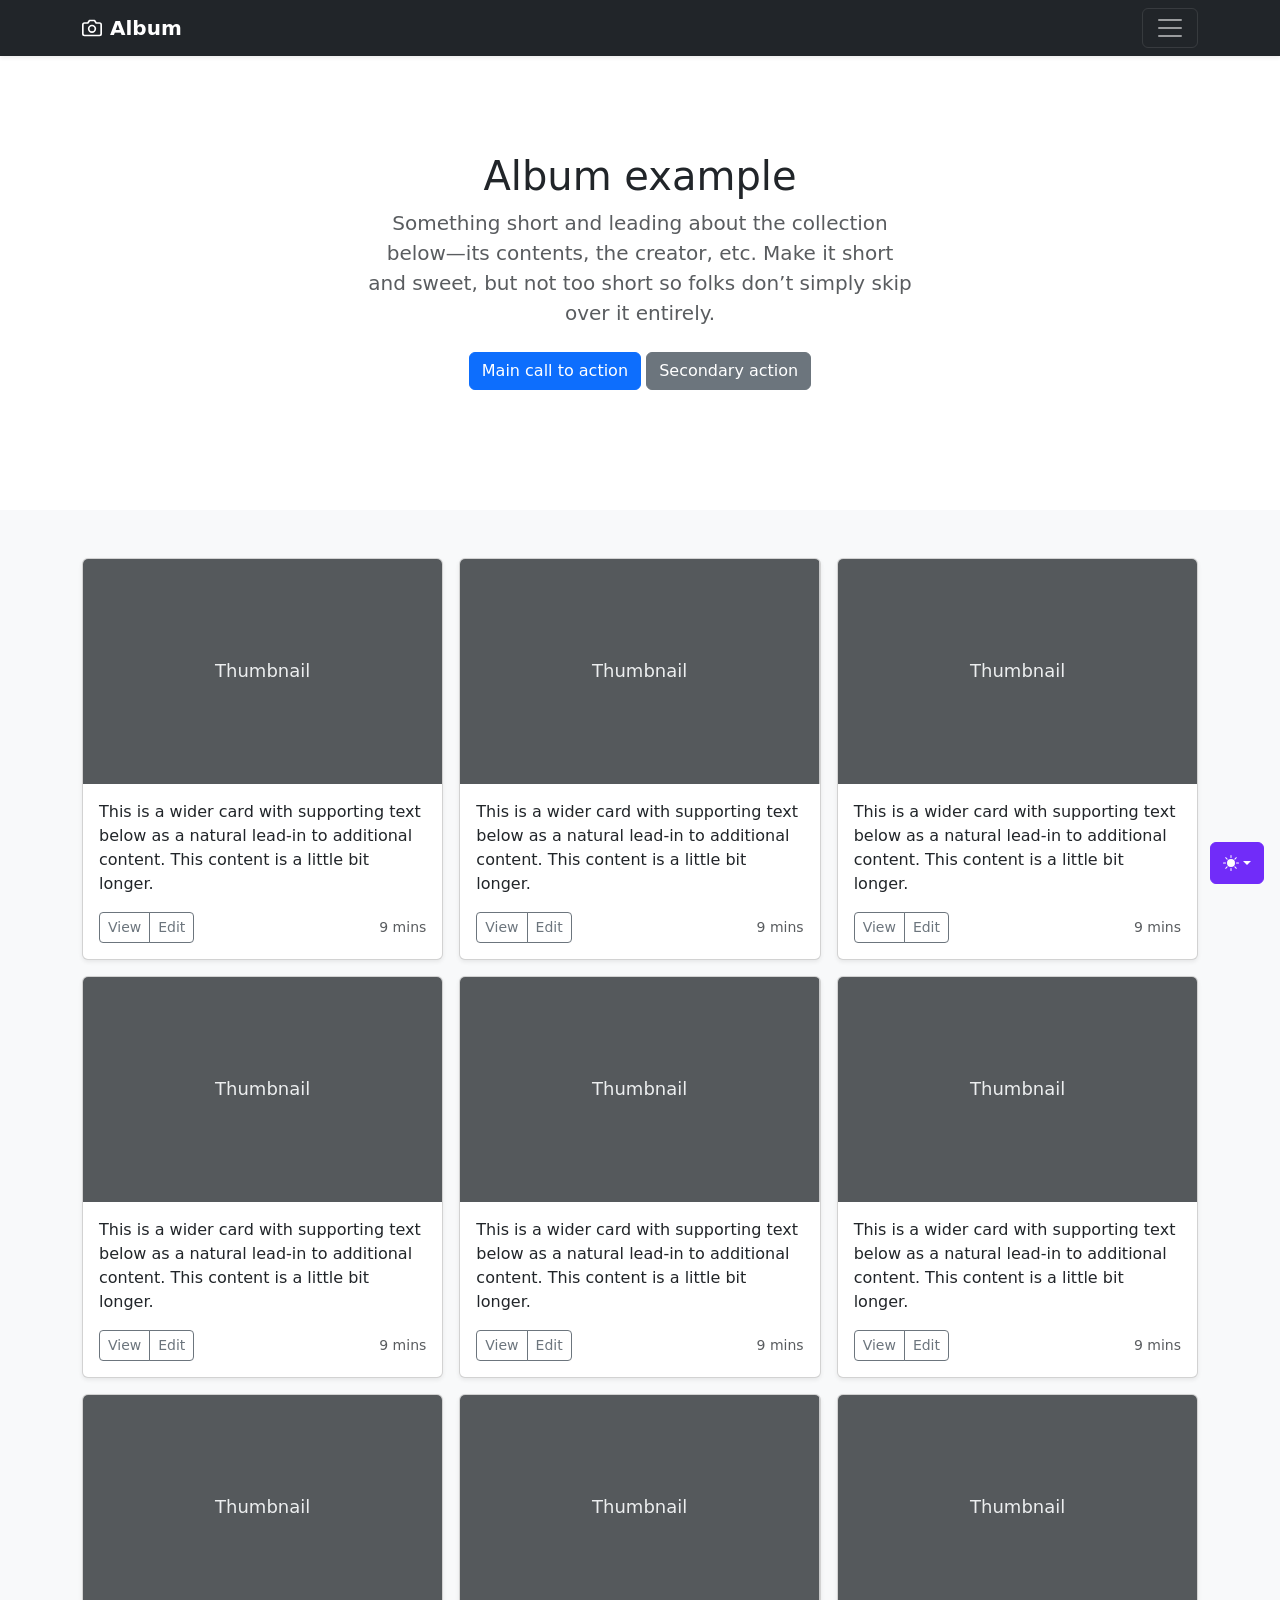
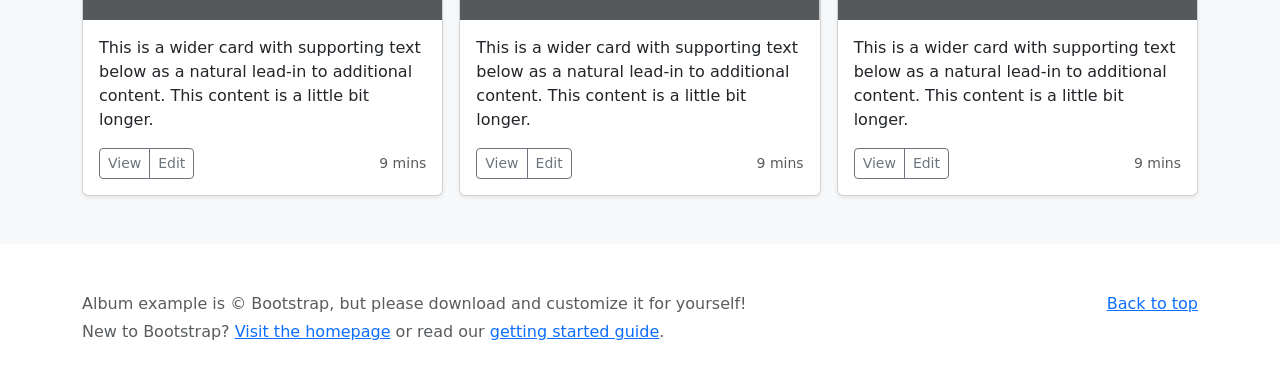
<file: Clases de reforzamiento/Reforzamiento 04-07-2026/bootstrap-5.3.8-examples/album/index.html>
<!doctype html>
<html lang="en" data-bs-theme="auto">
  <head>
    <meta charset="utf-8" />
    <meta name="viewport" content="width=device-width, initial-scale=1" />
    <meta name="description" content="" />
    <meta
      name="author"
      content="Mark Otto, Jacob Thornton, and Bootstrap contributors"
    />
    <meta name="generator" content="Astro v5.13.2" />
    <title>Album example · Bootstrap v5.3</title>
    <link
      rel="canonical"
      href="https://getbootstrap.com/docs/5.3/examples/album/"
    />
    <script src="../assets/js/color-modes.js"></script>
    <link href="../assets/dist/css/bootstrap.min.css" rel="stylesheet" />
    <meta name="theme-color" content="#712cf9" />
    <style>
      .bd-placeholder-img {
        font-size: 1.125rem;
        text-anchor: middle;
        -webkit-user-select: none;
        -moz-user-select: none;
        user-select: none;
      }
      @media (min-width: 768px) {
        .bd-placeholder-img-lg {
          font-size: 3.5rem;
        }
      }
      .b-example-divider {
        width: 100%;
        height: 3rem;
        background-color: #0000001a;
        border: solid rgba(0, 0, 0, 0.15);
        border-width: 1px 0;
        box-shadow:
          inset 0 0.5em 1.5em #0000001a,
          inset 0 0.125em 0.5em #00000026;
      }
      .b-example-vr {
        flex-shrink: 0;
        width: 1.5rem;
        height: 100vh;
      }
      .bi {
        vertical-align: -0.125em;
        fill: currentColor;
      }
      .nav-scroller {
        position: relative;
        z-index: 2;
        height: 2.75rem;
        overflow-y: hidden;
      }
      .nav-scroller .nav {
        display: flex;
        flex-wrap: nowrap;
        padding-bottom: 1rem;
        margin-top: -1px;
        overflow-x: auto;
        text-align: center;
        white-space: nowrap;
        -webkit-overflow-scrolling: touch;
      }
      .btn-bd-primary {
        --bd-violet-bg: #712cf9;
        --bd-violet-rgb: 112.520718, 44.062154, 249.437846;
        --bs-btn-font-weight: 600;
        --bs-btn-color: var(--bs-white);
        --bs-btn-bg: var(--bd-violet-bg);
        --bs-btn-border-color: var(--bd-violet-bg);
        --bs-btn-hover-color: var(--bs-white);
        --bs-btn-hover-bg: #6528e0;
        --bs-btn-hover-border-color: #6528e0;
        --bs-btn-focus-shadow-rgb: var(--bd-violet-rgb);
        --bs-btn-active-color: var(--bs-btn-hover-color);
        --bs-btn-active-bg: #5a23c8;
        --bs-btn-active-border-color: #5a23c8;
      }
      .bd-mode-toggle {
        z-index: 1500;
      }
      .bd-mode-toggle .bi {
        width: 1em;
        height: 1em;
      }
      .bd-mode-toggle .dropdown-menu .active .bi {
        display: block !important;
      }
    </style>
  </head>
  <body>
    <svg xmlns="http://www.w3.org/2000/svg" class="d-none">
      <symbol id="check2" viewBox="0 0 16 16">
        <path
          d="M13.854 3.646a.5.5 0 0 1 0 .708l-7 7a.5.5 0 0 1-.708 0l-3.5-3.5a.5.5 0 1 1 .708-.708L6.5 10.293l6.646-6.647a.5.5 0 0 1 .708 0z"
        ></path>
      </symbol>
      <symbol id="circle-half" viewBox="0 0 16 16">
        <path
          d="M8 15A7 7 0 1 0 8 1v14zm0 1A8 8 0 1 1 8 0a8 8 0 0 1 0 16z"
        ></path>
      </symbol>
      <symbol id="moon-stars-fill" viewBox="0 0 16 16">
        <path
          d="M6 .278a.768.768 0 0 1 .08.858 7.208 7.208 0 0 0-.878 3.46c0 4.021 3.278 7.277 7.318 7.277.527 0 1.04-.055 1.533-.16a.787.787 0 0 1 .81.316.733.733 0 0 1-.031.893A8.349 8.349 0 0 1 8.344 16C3.734 16 0 12.286 0 7.71 0 4.266 2.114 1.312 5.124.06A.752.752 0 0 1 6 .278z"
        ></path>
        <path
          d="M10.794 3.148a.217.217 0 0 1 .412 0l.387 1.162c.173.518.579.924 1.097 1.097l1.162.387a.217.217 0 0 1 0 .412l-1.162.387a1.734 1.734 0 0 0-1.097 1.097l-.387 1.162a.217.217 0 0 1-.412 0l-.387-1.162A1.734 1.734 0 0 0 9.31 6.593l-1.162-.387a.217.217 0 0 1 0-.412l1.162-.387a1.734 1.734 0 0 0 1.097-1.097l.387-1.162zM13.863.099a.145.145 0 0 1 .274 0l.258.774c.115.346.386.617.732.732l.774.258a.145.145 0 0 1 0 .274l-.774.258a1.156 1.156 0 0 0-.732.732l-.258.774a.145.145 0 0 1-.274 0l-.258-.774a1.156 1.156 0 0 0-.732-.732l-.774-.258a.145.145 0 0 1 0-.274l.774-.258c.346-.115.617-.386.732-.732L13.863.1z"
        ></path>
      </symbol>
      <symbol id="sun-fill" viewBox="0 0 16 16">
        <path
          d="M8 12a4 4 0 1 0 0-8 4 4 0 0 0 0 8zM8 0a.5.5 0 0 1 .5.5v2a.5.5 0 0 1-1 0v-2A.5.5 0 0 1 8 0zm0 13a.5.5 0 0 1 .5.5v2a.5.5 0 0 1-1 0v-2A.5.5 0 0 1 8 13zm8-5a.5.5 0 0 1-.5.5h-2a.5.5 0 0 1 0-1h2a.5.5 0 0 1 .5.5zM3 8a.5.5 0 0 1-.5.5h-2a.5.5 0 0 1 0-1h2A.5.5 0 0 1 3 8zm10.657-5.657a.5.5 0 0 1 0 .707l-1.414 1.415a.5.5 0 1 1-.707-.708l1.414-1.414a.5.5 0 0 1 .707 0zm-9.193 9.193a.5.5 0 0 1 0 .707L3.05 13.657a.5.5 0 0 1-.707-.707l1.414-1.414a.5.5 0 0 1 .707 0zm9.193 2.121a.5.5 0 0 1-.707 0l-1.414-1.414a.5.5 0 0 1 .707-.707l1.414 1.414a.5.5 0 0 1 0 .707zM4.464 4.465a.5.5 0 0 1-.707 0L2.343 3.05a.5.5 0 1 1 .707-.707l1.414 1.414a.5.5 0 0 1 0 .708z"
        ></path>
      </symbol>
    </svg>
    <div
      class="dropdown position-fixed bottom-0 end-0 mb-3 me-3 bd-mode-toggle"
    >
      <button
        class="btn btn-bd-primary py-2 dropdown-toggle d-flex align-items-center"
        id="bd-theme"
        type="button"
        aria-expanded="false"
        data-bs-toggle="dropdown"
        aria-label="Toggle theme (auto)"
      >
        <svg class="bi my-1 theme-icon-active" aria-hidden="true">
          <use href="#circle-half"></use>
        </svg>
        <span class="visually-hidden" id="bd-theme-text">Toggle theme</span>
      </button>
      <ul
        class="dropdown-menu dropdown-menu-end shadow"
        aria-labelledby="bd-theme-text"
      >
        <li>
          <button
            type="button"
            class="dropdown-item d-flex align-items-center"
            data-bs-theme-value="light"
            aria-pressed="false"
          >
            <svg class="bi me-2 opacity-50" aria-hidden="true">
              <use href="#sun-fill"></use>
            </svg>
            Light
            <svg class="bi ms-auto d-none" aria-hidden="true">
              <use href="#check2"></use>
            </svg>
          </button>
        </li>
        <li>
          <button
            type="button"
            class="dropdown-item d-flex align-items-center"
            data-bs-theme-value="dark"
            aria-pressed="false"
          >
            <svg class="bi me-2 opacity-50" aria-hidden="true">
              <use href="#moon-stars-fill"></use>
            </svg>
            Dark
            <svg class="bi ms-auto d-none" aria-hidden="true">
              <use href="#check2"></use>
            </svg>
          </button>
        </li>
        <li>
          <button
            type="button"
            class="dropdown-item d-flex align-items-center active"
            data-bs-theme-value="auto"
            aria-pressed="true"
          >
            <svg class="bi me-2 opacity-50" aria-hidden="true">
              <use href="#circle-half"></use>
            </svg>
            Auto
            <svg class="bi ms-auto d-none" aria-hidden="true">
              <use href="#check2"></use>
            </svg>
          </button>
        </li>
      </ul>
    </div>
    <header data-bs-theme="dark">
      <div class="collapse text-bg-dark" id="navbarHeader">
        <div class="container">
          <div class="row">
            <div class="col-sm-8 col-md-7 py-4">
              <h4>About</h4>
              <p class="text-body-secondary">
                Add some information about the album below, the author, or any
                other background context. Make it a few sentences long so folks
                can pick up some informative tidbits. Then, link them off to
                some social networking sites or contact information.
              </p>
            </div>
            <div class="col-sm-4 offset-md-1 py-4">
              <h4>Contact</h4>
              <ul class="list-unstyled">
                <li><a href="#" class="text-white">Follow on X</a></li>
                <li><a href="#" class="text-white">Like on Facebook</a></li>
                <li><a href="#" class="text-white">Email me</a></li>
              </ul>
            </div>
          </div>
        </div>
      </div>
      <div class="navbar navbar-dark bg-dark shadow-sm">
        <div class="container">
          <a href="#" class="navbar-brand d-flex align-items-center">
            <svg
              xmlns="http://www.w3.org/2000/svg"
              width="20"
              height="20"
              fill="none"
              stroke="currentColor"
              stroke-linecap="round"
              stroke-linejoin="round"
              stroke-width="2"
              aria-hidden="true"
              class="me-2"
              viewBox="0 0 24 24"
            >
              <path
                d="M23 19a2 2 0 0 1-2 2H3a2 2 0 0 1-2-2V8a2 2 0 0 1 2-2h4l2-3h6l2 3h4a2 2 0 0 1 2 2z"
              ></path>
              <circle cx="12" cy="13" r="4"></circle>
            </svg>
            <strong>Album</strong>
          </a>
          <button
            class="navbar-toggler"
            type="button"
            data-bs-toggle="collapse"
            data-bs-target="#navbarHeader"
            aria-controls="navbarHeader"
            aria-expanded="false"
            aria-label="Toggle navigation"
          >
            <span class="navbar-toggler-icon"></span>
          </button>
        </div>
      </div>
    </header>
    <main>
      <section class="py-5 text-center container">
        <div class="row py-lg-5">
          <div class="col-lg-6 col-md-8 mx-auto">
            <h1 class="fw-light">Album example</h1>
            <p class="lead text-body-secondary">
              Something short and leading about the collection below—its
              contents, the creator, etc. Make it short and sweet, but not too
              short so folks don’t simply skip over it entirely.
            </p>
            <p>
              <a href="#" class="btn btn-primary my-2">Main call to action</a>
              <a href="#" class="btn btn-secondary my-2">Secondary action</a>
            </p>
          </div>
        </div>
      </section>
      <div class="album py-5 bg-body-tertiary">
        <div class="container">
          <div class="row row-cols-1 row-cols-sm-2 row-cols-md-3 g-3">
            <div class="col">
              <div class="card shadow-sm">
                <svg
                  aria-label="Placeholder: Thumbnail"
                  class="bd-placeholder-img card-img-top"
                  height="225"
                  preserveAspectRatio="xMidYMid slice"
                  role="img"
                  width="100%"
                  xmlns="http://www.w3.org/2000/svg"
                >
                  <title>Placeholder</title>
                  <rect width="100%" height="100%" fill="#55595c"></rect>
                  <text x="50%" y="50%" fill="#eceeef" dy=".3em">
                    Thumbnail
                  </text>
                </svg>
                <div class="card-body">
                  <p class="card-text">
                    This is a wider card with supporting text below as a natural
                    lead-in to additional content. This content is a little bit
                    longer.
                  </p>
                  <div
                    class="d-flex justify-content-between align-items-center"
                  >
                    <div class="btn-group">
                      <button
                        type="button"
                        class="btn btn-sm btn-outline-secondary"
                      >
                        View
                      </button>
                      <button
                        type="button"
                        class="btn btn-sm btn-outline-secondary"
                      >
                        Edit
                      </button>
                    </div>
                    <small class="text-body-secondary">9 mins</small>
                  </div>
                </div>
              </div>
            </div>
            <div class="col">
              <div class="card shadow-sm">
                <svg
                  aria-label="Placeholder: Thumbnail"
                  class="bd-placeholder-img card-img-top"
                  height="225"
                  preserveAspectRatio="xMidYMid slice"
                  role="img"
                  width="100%"
                  xmlns="http://www.w3.org/2000/svg"
                >
                  <title>Placeholder</title>
                  <rect width="100%" height="100%" fill="#55595c"></rect>
                  <text x="50%" y="50%" fill="#eceeef" dy=".3em">
                    Thumbnail
                  </text>
                </svg>
                <div class="card-body">
                  <p class="card-text">
                    This is a wider card with supporting text below as a natural
                    lead-in to additional content. This content is a little bit
                    longer.
                  </p>
                  <div
                    class="d-flex justify-content-between align-items-center"
                  >
                    <div class="btn-group">
                      <button
                        type="button"
                        class="btn btn-sm btn-outline-secondary"
                      >
                        View
                      </button>
                      <button
                        type="button"
                        class="btn btn-sm btn-outline-secondary"
                      >
                        Edit
                      </button>
                    </div>
                    <small class="text-body-secondary">9 mins</small>
                  </div>
                </div>
              </div>
            </div>
            <div class="col">
              <div class="card shadow-sm">
                <svg
                  aria-label="Placeholder: Thumbnail"
                  class="bd-placeholder-img card-img-top"
                  height="225"
                  preserveAspectRatio="xMidYMid slice"
                  role="img"
                  width="100%"
                  xmlns="http://www.w3.org/2000/svg"
                >
                  <title>Placeholder</title>
                  <rect width="100%" height="100%" fill="#55595c"></rect>
                  <text x="50%" y="50%" fill="#eceeef" dy=".3em">
                    Thumbnail
                  </text>
                </svg>
                <div class="card-body">
                  <p class="card-text">
                    This is a wider card with supporting text below as a natural
                    lead-in to additional content. This content is a little bit
                    longer.
                  </p>
                  <div
                    class="d-flex justify-content-between align-items-center"
                  >
                    <div class="btn-group">
                      <button
                        type="button"
                        class="btn btn-sm btn-outline-secondary"
                      >
                        View
                      </button>
                      <button
                        type="button"
                        class="btn btn-sm btn-outline-secondary"
                      >
                        Edit
                      </button>
                    </div>
                    <small class="text-body-secondary">9 mins</small>
                  </div>
                </div>
              </div>
            </div>
            <div class="col">
              <div class="card shadow-sm">
                <svg
                  aria-label="Placeholder: Thumbnail"
                  class="bd-placeholder-img card-img-top"
                  height="225"
                  preserveAspectRatio="xMidYMid slice"
                  role="img"
                  width="100%"
                  xmlns="http://www.w3.org/2000/svg"
                >
                  <title>Placeholder</title>
                  <rect width="100%" height="100%" fill="#55595c"></rect>
                  <text x="50%" y="50%" fill="#eceeef" dy=".3em">
                    Thumbnail
                  </text>
                </svg>
                <div class="card-body">
                  <p class="card-text">
                    This is a wider card with supporting text below as a natural
                    lead-in to additional content. This content is a little bit
                    longer.
                  </p>
                  <div
                    class="d-flex justify-content-between align-items-center"
                  >
                    <div class="btn-group">
                      <button
                        type="button"
                        class="btn btn-sm btn-outline-secondary"
                      >
                        View
                      </button>
                      <button
                        type="button"
                        class="btn btn-sm btn-outline-secondary"
                      >
                        Edit
                      </button>
                    </div>
                    <small class="text-body-secondary">9 mins</small>
                  </div>
                </div>
              </div>
            </div>
            <div class="col">
              <div class="card shadow-sm">
                <svg
                  aria-label="Placeholder: Thumbnail"
                  class="bd-placeholder-img card-img-top"
                  height="225"
                  preserveAspectRatio="xMidYMid slice"
                  role="img"
                  width="100%"
                  xmlns="http://www.w3.org/2000/svg"
                >
                  <title>Placeholder</title>
                  <rect width="100%" height="100%" fill="#55595c"></rect>
                  <text x="50%" y="50%" fill="#eceeef" dy=".3em">
                    Thumbnail
                  </text>
                </svg>
                <div class="card-body">
                  <p class="card-text">
                    This is a wider card with supporting text below as a natural
                    lead-in to additional content. This content is a little bit
                    longer.
                  </p>
                  <div
                    class="d-flex justify-content-between align-items-center"
                  >
                    <div class="btn-group">
                      <button
                        type="button"
                        class="btn btn-sm btn-outline-secondary"
                      >
                        View
                      </button>
                      <button
                        type="button"
                        class="btn btn-sm btn-outline-secondary"
                      >
                        Edit
                      </button>
                    </div>
                    <small class="text-body-secondary">9 mins</small>
                  </div>
                </div>
              </div>
            </div>
            <div class="col">
              <div class="card shadow-sm">
                <svg
                  aria-label="Placeholder: Thumbnail"
                  class="bd-placeholder-img card-img-top"
                  height="225"
                  preserveAspectRatio="xMidYMid slice"
                  role="img"
                  width="100%"
                  xmlns="http://www.w3.org/2000/svg"
                >
                  <title>Placeholder</title>
                  <rect width="100%" height="100%" fill="#55595c"></rect>
                  <text x="50%" y="50%" fill="#eceeef" dy=".3em">
                    Thumbnail
                  </text>
                </svg>
                <div class="card-body">
                  <p class="card-text">
                    This is a wider card with supporting text below as a natural
                    lead-in to additional content. This content is a little bit
                    longer.
                  </p>
                  <div
                    class="d-flex justify-content-between align-items-center"
                  >
                    <div class="btn-group">
                      <button
                        type="button"
                        class="btn btn-sm btn-outline-secondary"
                      >
                        View
                      </button>
                      <button
                        type="button"
                        class="btn btn-sm btn-outline-secondary"
                      >
                        Edit
                      </button>
                    </div>
                    <small class="text-body-secondary">9 mins</small>
                  </div>
                </div>
              </div>
            </div>
            <div class="col">
              <div class="card shadow-sm">
                <svg
                  aria-label="Placeholder: Thumbnail"
                  class="bd-placeholder-img card-img-top"
                  height="225"
                  preserveAspectRatio="xMidYMid slice"
                  role="img"
                  width="100%"
                  xmlns="http://www.w3.org/2000/svg"
                >
                  <title>Placeholder</title>
                  <rect width="100%" height="100%" fill="#55595c"></rect>
                  <text x="50%" y="50%" fill="#eceeef" dy=".3em">
                    Thumbnail
                  </text>
                </svg>
                <div class="card-body">
                  <p class="card-text">
                    This is a wider card with supporting text below as a natural
                    lead-in to additional content. This content is a little bit
                    longer.
                  </p>
                  <div
                    class="d-flex justify-content-between align-items-center"
                  >
                    <div class="btn-group">
                      <button
                        type="button"
                        class="btn btn-sm btn-outline-secondary"
                      >
                        View
                      </button>
                      <button
                        type="button"
                        class="btn btn-sm btn-outline-secondary"
                      >
                        Edit
                      </button>
                    </div>
                    <small class="text-body-secondary">9 mins</small>
                  </div>
                </div>
              </div>
            </div>
            <div class="col">
              <div class="card shadow-sm">
                <svg
                  aria-label="Placeholder: Thumbnail"
                  class="bd-placeholder-img card-img-top"
                  height="225"
                  preserveAspectRatio="xMidYMid slice"
                  role="img"
                  width="100%"
                  xmlns="http://www.w3.org/2000/svg"
                >
                  <title>Placeholder</title>
                  <rect width="100%" height="100%" fill="#55595c"></rect>
                  <text x="50%" y="50%" fill="#eceeef" dy=".3em">
                    Thumbnail
                  </text>
                </svg>
                <div class="card-body">
                  <p class="card-text">
                    This is a wider card with supporting text below as a natural
                    lead-in to additional content. This content is a little bit
                    longer.
                  </p>
                  <div
                    class="d-flex justify-content-between align-items-center"
                  >
                    <div class="btn-group">
                      <button
                        type="button"
                        class="btn btn-sm btn-outline-secondary"
                      >
                        View
                      </button>
                      <button
                        type="button"
                        class="btn btn-sm btn-outline-secondary"
                      >
                        Edit
                      </button>
                    </div>
                    <small class="text-body-secondary">9 mins</small>
                  </div>
                </div>
              </div>
            </div>
            <div class="col">
              <div class="card shadow-sm">
                <svg
                  aria-label="Placeholder: Thumbnail"
                  class="bd-placeholder-img card-img-top"
                  height="225"
                  preserveAspectRatio="xMidYMid slice"
                  role="img"
                  width="100%"
                  xmlns="http://www.w3.org/2000/svg"
                >
                  <title>Placeholder</title>
                  <rect width="100%" height="100%" fill="#55595c"></rect>
                  <text x="50%" y="50%" fill="#eceeef" dy=".3em">
                    Thumbnail
                  </text>
                </svg>
                <div class="card-body">
                  <p class="card-text">
                    This is a wider card with supporting text below as a natural
                    lead-in to additional content. This content is a little bit
                    longer.
                  </p>
                  <div
                    class="d-flex justify-content-between align-items-center"
                  >
                    <div class="btn-group">
                      <button
                        type="button"
                        class="btn btn-sm btn-outline-secondary"
                      >
                        View
                      </button>
                      <button
                        type="button"
                        class="btn btn-sm btn-outline-secondary"
                      >
                        Edit
                      </button>
                    </div>
                    <small class="text-body-secondary">9 mins</small>
                  </div>
                </div>
              </div>
            </div>
          </div>
        </div>
      </div>
    </main>
    <footer class="text-body-secondary py-5">
      <div class="container">
        <p class="float-end mb-1"><a href="#">Back to top</a></p>
        <p class="mb-1">
          Album example is &copy; Bootstrap, but please download and customize
          it for yourself!
        </p>
        <p class="mb-0">
          New to Bootstrap? <a href="/">Visit the homepage</a> or read our
          <a href="../getting-started/introduction">getting started guide</a>.
        </p>
      </div>
    </footer>
    <script
      src="../assets/dist/js/bootstrap.bundle.min.js"
      class="astro-vvvwv3sm"
    ></script>
  </body>
</html>
</file>
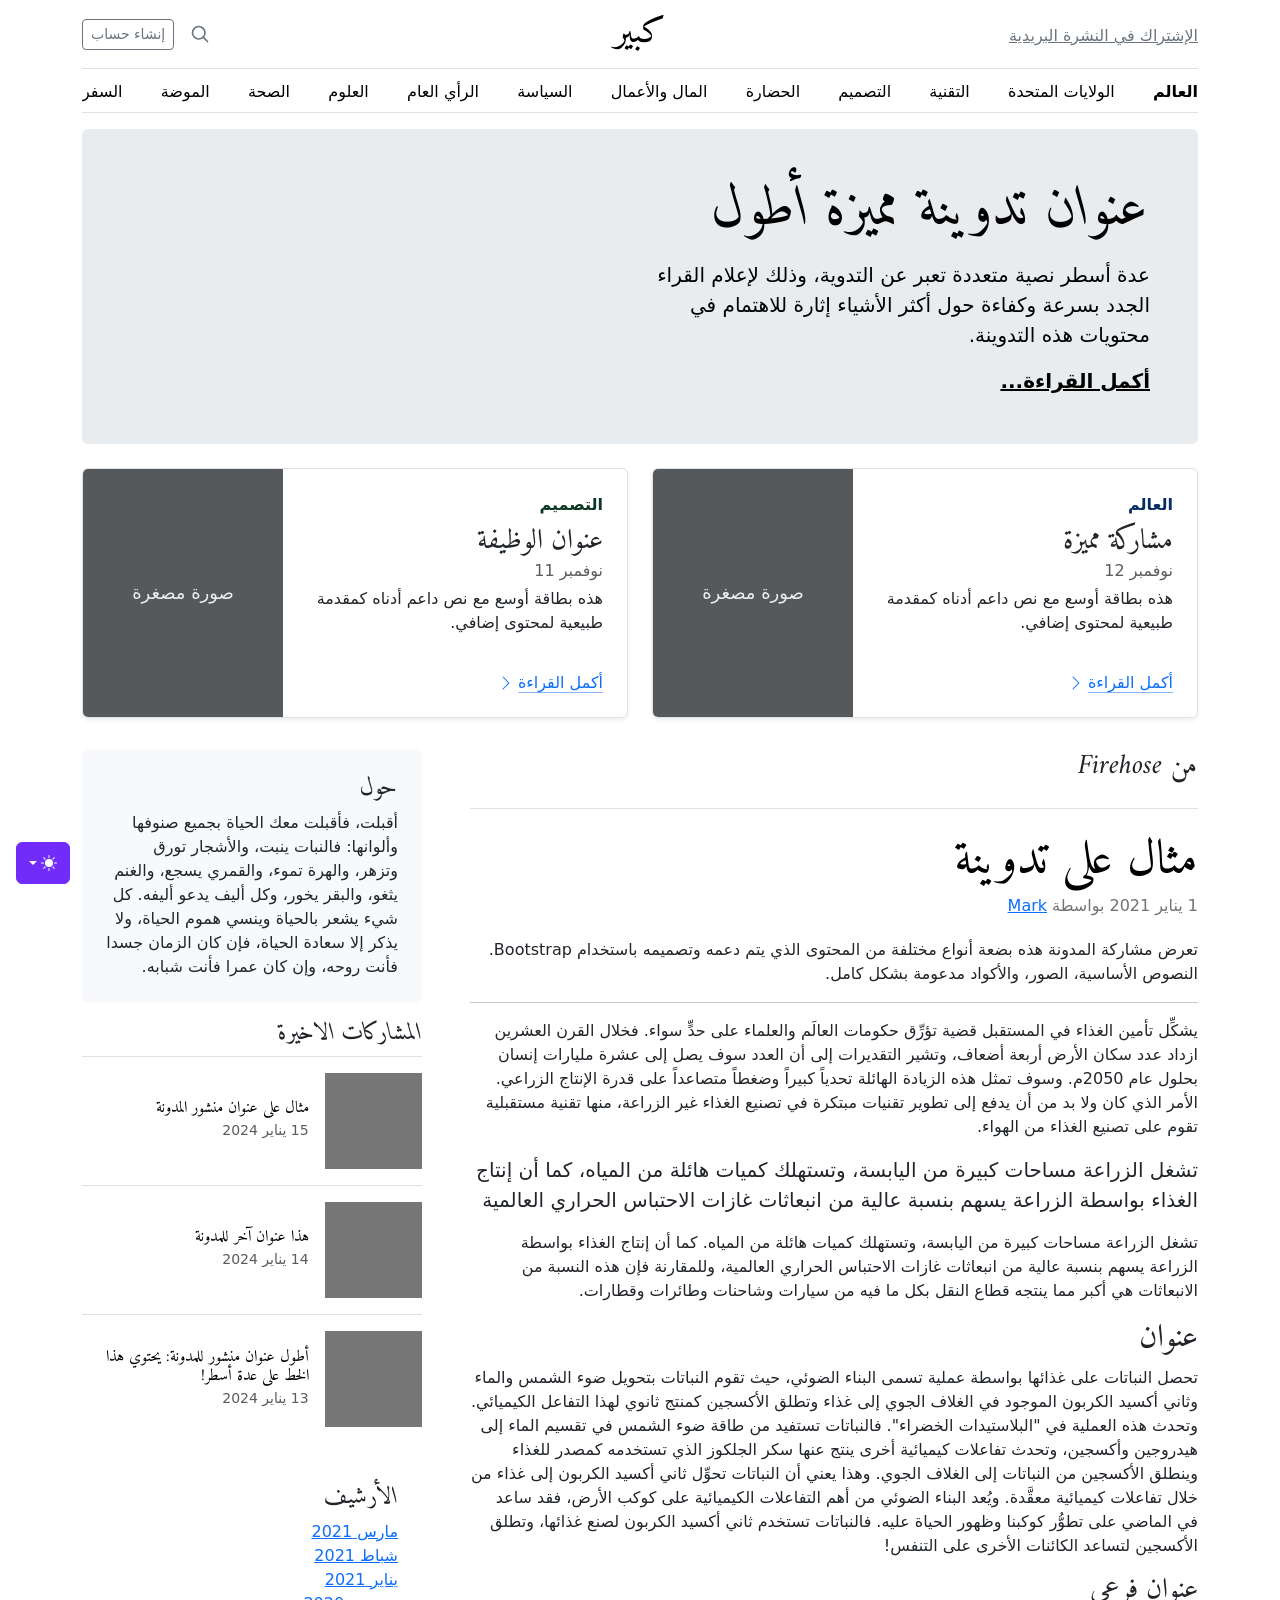
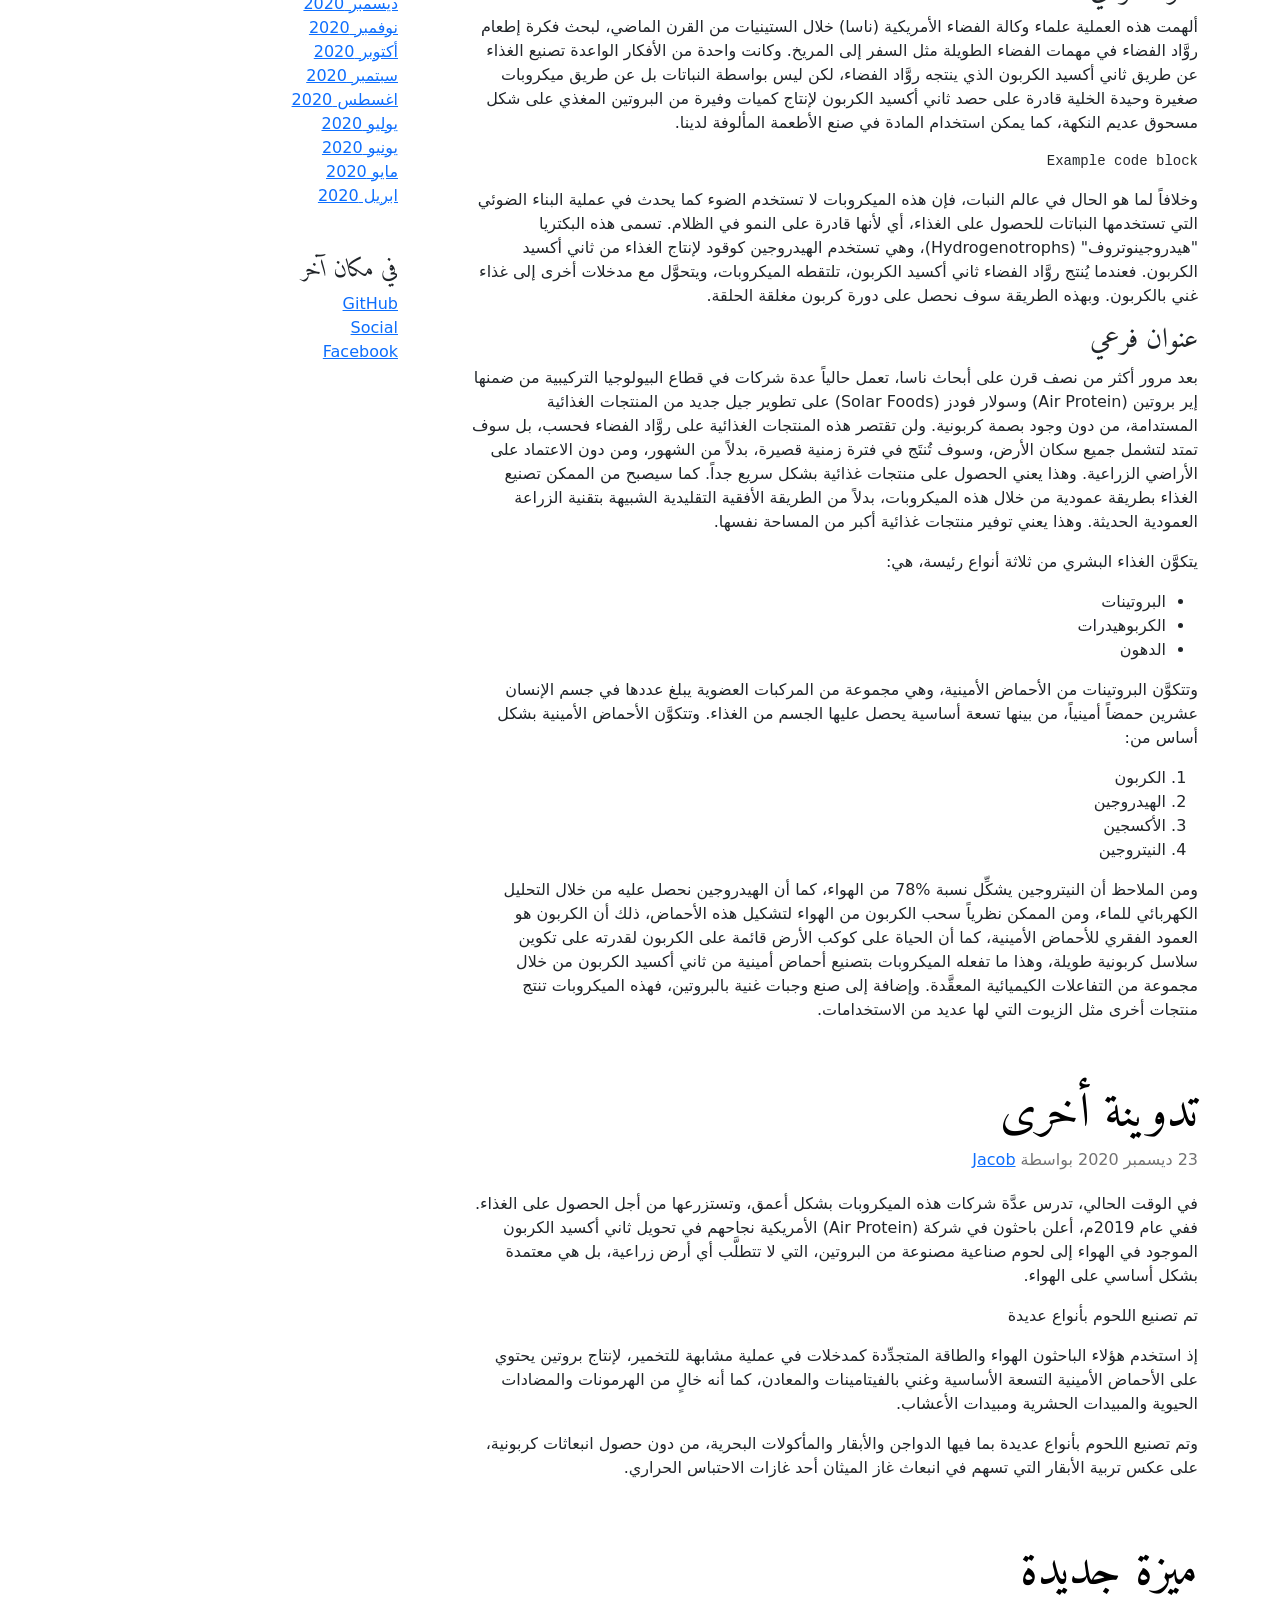
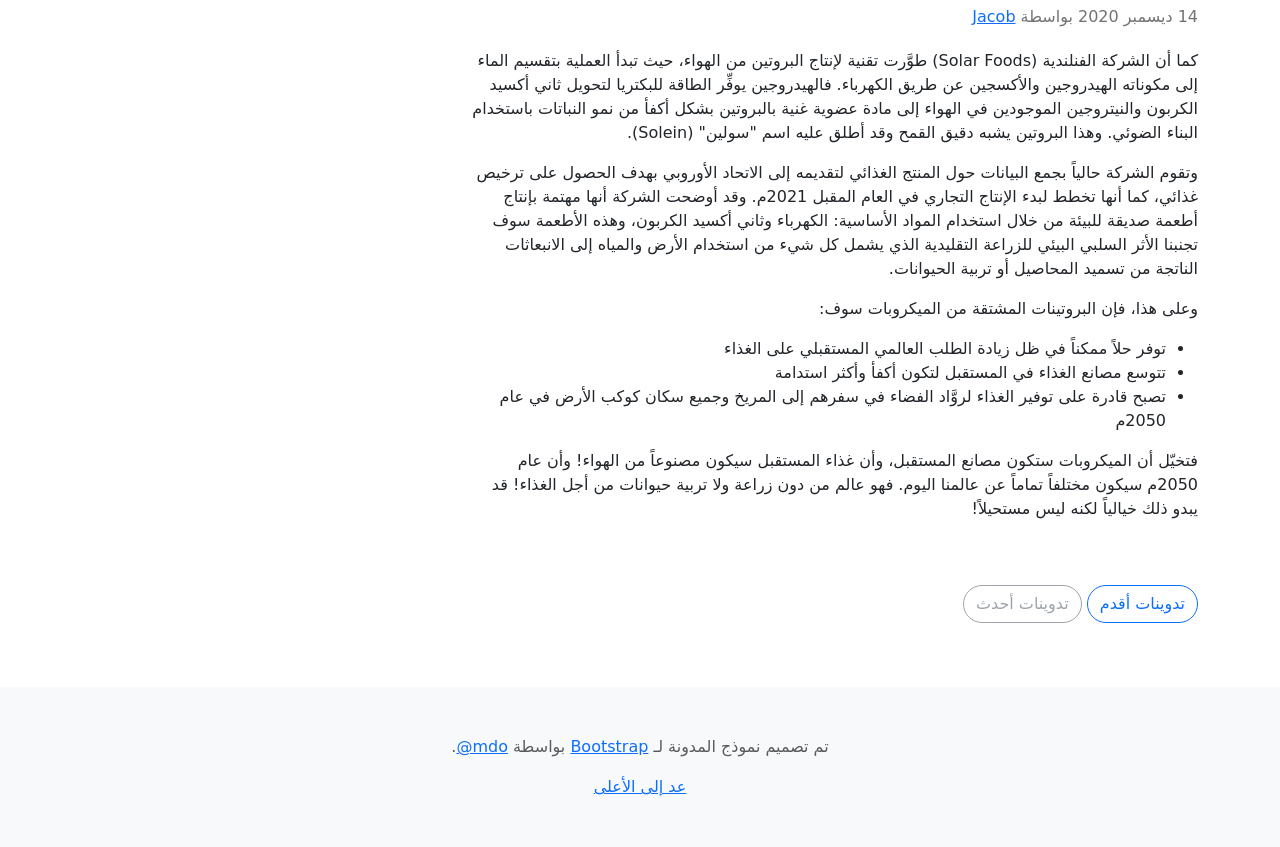
<file: Clases de reforzamiento/Reforzamiento 04-07-2026/bootstrap-5.3.8-examples/blog-rtl/index.html>
<!doctype html>
<html lang="ar" dir="rtl" data-bs-theme="auto">
  <head>
    <meta charset="utf-8" />
    <meta name="viewport" content="width=device-width, initial-scale=1" />
    <meta name="description" content="" />
    <meta
      name="author"
      content="Mark Otto, Jacob Thornton, and Bootstrap contributors"
    />
    <meta name="generator" content="Astro v5.13.2" />
    <title>قالب المدونة · Bootstrap v5.3</title>
    <link
      rel="canonical"
      href="https://getbootstrap.com/docs/5.3/examples/blog-rtl/"
    />
    <script src="../assets/js/color-modes.js"></script>
    <link href="../assets/dist/css/bootstrap.rtl.min.css" rel="stylesheet" />
    <meta name="theme-color" content="#712cf9" />
    <link
      href="https://fonts.googleapis.com/css?family=Amiri:wght@400;700&display=swap"
      rel="stylesheet"
    />
    <link href="../blog/blog.rtl.css" rel="stylesheet" />
    <style>
      .bd-placeholder-img {
        font-size: 1.125rem;
        text-anchor: middle;
        -webkit-user-select: none;
        -moz-user-select: none;
        user-select: none;
      }
      @media (min-width: 768px) {
        .bd-placeholder-img-lg {
          font-size: 3.5rem;
        }
      }
      .b-example-divider {
        width: 100%;
        height: 3rem;
        background-color: #0000001a;
        border: solid rgba(0, 0, 0, 0.15);
        border-width: 1px 0;
        box-shadow:
          inset 0 0.5em 1.5em #0000001a,
          inset 0 0.125em 0.5em #00000026;
      }
      .b-example-vr {
        flex-shrink: 0;
        width: 1.5rem;
        height: 100vh;
      }
      .bi {
        vertical-align: -0.125em;
        fill: currentColor;
      }
      .nav-scroller {
        position: relative;
        z-index: 2;
        height: 2.75rem;
        overflow-y: hidden;
      }
      .nav-scroller .nav {
        display: flex;
        flex-wrap: nowrap;
        padding-bottom: 1rem;
        margin-top: -1px;
        overflow-x: auto;
        text-align: center;
        white-space: nowrap;
        -webkit-overflow-scrolling: touch;
      }
      .btn-bd-primary {
        --bd-violet-bg: #712cf9;
        --bd-violet-rgb: 112.520718, 44.062154, 249.437846;
        --bs-btn-font-weight: 600;
        --bs-btn-color: var(--bs-white);
        --bs-btn-bg: var(--bd-violet-bg);
        --bs-btn-border-color: var(--bd-violet-bg);
        --bs-btn-hover-color: var(--bs-white);
        --bs-btn-hover-bg: #6528e0;
        --bs-btn-hover-border-color: #6528e0;
        --bs-btn-focus-shadow-rgb: var(--bd-violet-rgb);
        --bs-btn-active-color: var(--bs-btn-hover-color);
        --bs-btn-active-bg: #5a23c8;
        --bs-btn-active-border-color: #5a23c8;
      }
      .bd-mode-toggle {
        z-index: 1500;
      }
      .bd-mode-toggle .bi {
        width: 1em;
        height: 1em;
      }
      .bd-mode-toggle .dropdown-menu .active .bi {
        display: block !important;
      }
    </style>
  </head>
  <body>
    <svg xmlns="http://www.w3.org/2000/svg" class="d-none">
      <symbol id="check2" viewBox="0 0 16 16">
        <path
          d="M13.854 3.646a.5.5 0 0 1 0 .708l-7 7a.5.5 0 0 1-.708 0l-3.5-3.5a.5.5 0 1 1 .708-.708L6.5 10.293l6.646-6.647a.5.5 0 0 1 .708 0z"
        ></path>
      </symbol>
      <symbol id="circle-half" viewBox="0 0 16 16">
        <path
          d="M8 15A7 7 0 1 0 8 1v14zm0 1A8 8 0 1 1 8 0a8 8 0 0 1 0 16z"
        ></path>
      </symbol>
      <symbol id="moon-stars-fill" viewBox="0 0 16 16">
        <path
          d="M6 .278a.768.768 0 0 1 .08.858 7.208 7.208 0 0 0-.878 3.46c0 4.021 3.278 7.277 7.318 7.277.527 0 1.04-.055 1.533-.16a.787.787 0 0 1 .81.316.733.733 0 0 1-.031.893A8.349 8.349 0 0 1 8.344 16C3.734 16 0 12.286 0 7.71 0 4.266 2.114 1.312 5.124.06A.752.752 0 0 1 6 .278z"
        ></path>
        <path
          d="M10.794 3.148a.217.217 0 0 1 .412 0l.387 1.162c.173.518.579.924 1.097 1.097l1.162.387a.217.217 0 0 1 0 .412l-1.162.387a1.734 1.734 0 0 0-1.097 1.097l-.387 1.162a.217.217 0 0 1-.412 0l-.387-1.162A1.734 1.734 0 0 0 9.31 6.593l-1.162-.387a.217.217 0 0 1 0-.412l1.162-.387a1.734 1.734 0 0 0 1.097-1.097l.387-1.162zM13.863.099a.145.145 0 0 1 .274 0l.258.774c.115.346.386.617.732.732l.774.258a.145.145 0 0 1 0 .274l-.774.258a1.156 1.156 0 0 0-.732.732l-.258.774a.145.145 0 0 1-.274 0l-.258-.774a1.156 1.156 0 0 0-.732-.732l-.774-.258a.145.145 0 0 1 0-.274l.774-.258c.346-.115.617-.386.732-.732L13.863.1z"
        ></path>
      </symbol>
      <symbol id="sun-fill" viewBox="0 0 16 16">
        <path
          d="M8 12a4 4 0 1 0 0-8 4 4 0 0 0 0 8zM8 0a.5.5 0 0 1 .5.5v2a.5.5 0 0 1-1 0v-2A.5.5 0 0 1 8 0zm0 13a.5.5 0 0 1 .5.5v2a.5.5 0 0 1-1 0v-2A.5.5 0 0 1 8 13zm8-5a.5.5 0 0 1-.5.5h-2a.5.5 0 0 1 0-1h2a.5.5 0 0 1 .5.5zM3 8a.5.5 0 0 1-.5.5h-2a.5.5 0 0 1 0-1h2A.5.5 0 0 1 3 8zm10.657-5.657a.5.5 0 0 1 0 .707l-1.414 1.415a.5.5 0 1 1-.707-.708l1.414-1.414a.5.5 0 0 1 .707 0zm-9.193 9.193a.5.5 0 0 1 0 .707L3.05 13.657a.5.5 0 0 1-.707-.707l1.414-1.414a.5.5 0 0 1 .707 0zm9.193 2.121a.5.5 0 0 1-.707 0l-1.414-1.414a.5.5 0 0 1 .707-.707l1.414 1.414a.5.5 0 0 1 0 .707zM4.464 4.465a.5.5 0 0 1-.707 0L2.343 3.05a.5.5 0 1 1 .707-.707l1.414 1.414a.5.5 0 0 1 0 .708z"
        ></path>
      </symbol>
    </svg>
    <div
      class="dropdown position-fixed bottom-0 end-0 mb-3 me-3 bd-mode-toggle"
    >
      <button
        class="btn btn-bd-primary py-2 dropdown-toggle d-flex align-items-center"
        id="bd-theme"
        type="button"
        aria-expanded="false"
        data-bs-toggle="dropdown"
        aria-label="Toggle theme (auto)"
      >
        <svg class="bi my-1 theme-icon-active" aria-hidden="true">
          <use href="#circle-half"></use>
        </svg>
        <span class="visually-hidden" id="bd-theme-text">Toggle theme</span>
      </button>
      <ul
        class="dropdown-menu dropdown-menu-end shadow"
        aria-labelledby="bd-theme-text"
      >
        <li>
          <button
            type="button"
            class="dropdown-item d-flex align-items-center"
            data-bs-theme-value="light"
            aria-pressed="false"
          >
            <svg class="bi me-2 opacity-50" aria-hidden="true">
              <use href="#sun-fill"></use>
            </svg>
            Light
            <svg class="bi ms-auto d-none" aria-hidden="true">
              <use href="#check2"></use>
            </svg>
          </button>
        </li>
        <li>
          <button
            type="button"
            class="dropdown-item d-flex align-items-center"
            data-bs-theme-value="dark"
            aria-pressed="false"
          >
            <svg class="bi me-2 opacity-50" aria-hidden="true">
              <use href="#moon-stars-fill"></use>
            </svg>
            Dark
            <svg class="bi ms-auto d-none" aria-hidden="true">
              <use href="#check2"></use>
            </svg>
          </button>
        </li>
        <li>
          <button
            type="button"
            class="dropdown-item d-flex align-items-center active"
            data-bs-theme-value="auto"
            aria-pressed="true"
          >
            <svg class="bi me-2 opacity-50" aria-hidden="true">
              <use href="#circle-half"></use>
            </svg>
            Auto
            <svg class="bi ms-auto d-none" aria-hidden="true">
              <use href="#check2"></use>
            </svg>
          </button>
        </li>
      </ul>
    </div>
    <svg xmlns="http://www.w3.org/2000/svg" class="d-none">
      <symbol
        id="aperture"
        fill="none"
        stroke="currentColor"
        stroke-linecap="round"
        stroke-linejoin="round"
        stroke-width="2"
        viewBox="0 0 24 24"
      >
        <circle cx="12" cy="12" r="10"></circle>
        <path
          d="M14.31 8l5.74 9.94M9.69 8h11.48M7.38 12l5.74-9.94M9.69 16L3.95 6.06M14.31 16H2.83m13.79-4l-5.74 9.94"
        ></path>
      </symbol>
      <symbol id="cart" viewBox="0 0 16 16">
        <path
          d="M0 1.5A.5.5 0 0 1 .5 1H2a.5.5 0 0 1 .485.379L2.89 3H14.5a.5.5 0 0 1 .49.598l-1 5a.5.5 0 0 1-.465.401l-9.397.472L4.415 11H13a.5.5 0 0 1 0 1H4a.5.5 0 0 1-.491-.408L2.01 3.607 1.61 2H.5a.5.5 0 0 1-.5-.5zM3.102 4l.84 4.479 9.144-.459L13.89 4H3.102zM5 12a2 2 0 1 0 0 4 2 2 0 0 0 0-4zm7 0a2 2 0 1 0 0 4 2 2 0 0 0 0-4zm-7 1a1 1 0 1 1 0 2 1 1 0 0 1 0-2zm7 0a1 1 0 1 1 0 2 1 1 0 0 1 0-2z"
        ></path>
      </symbol>
      <symbol id="chevron-right" viewBox="0 0 16 16">
        <path
          fill-rule="evenodd"
          d="M4.646 1.646a.5.5 0 0 1 .708 0l6 6a.5.5 0 0 1 0 .708l-6 6a.5.5 0 0 1-.708-.708L10.293 8 4.646 2.354a.5.5 0 0 1 0-.708z"
        ></path>
      </symbol>
    </svg>
    <div class="container">
      <header class="border-bottom lh-1 py-3">
        <div class="row flex-nowrap justify-content-between align-items-center">
          <div class="col-4 pt-1">
            <a class="link-secondary" href="#">الإشتراك في النشرة البريدية</a>
          </div>
          <div class="col-4 text-center">
            <a
              class="blog-header-logo text-body-emphasis text-decoration-none"
              href="#"
              >كبير</a
            >
          </div>
          <div class="col-4 d-flex justify-content-end align-items-center">
            <a class="link-secondary" href="#" aria-label="بحث">
              <svg
                xmlns="http://www.w3.org/2000/svg"
                width="20"
                height="20"
                fill="none"
                stroke="currentColor"
                stroke-linecap="round"
                stroke-linejoin="round"
                stroke-width="2"
                class="mx-3"
                role="img"
                viewBox="0 0 24 24"
              >
                <title>بحث</title>
                <circle cx="10.5" cy="10.5" r="7.5"></circle>
                <path d="M21 21l-5.2-5.2"></path>
              </svg>
            </a>
            <a class="btn btn-sm btn-outline-secondary" href="#">إنشاء حساب</a>
          </div>
        </div>
      </header>
      <div class="nav-scroller py-1 mb-3 border-bottom">
        <nav class="nav nav-underline justify-content-between">
          <a class="nav-item nav-link link-body-emphasis active" href="#"
            >العالم</a
          >
          <a class="nav-item nav-link link-body-emphasis" href="#"
            >الولايات المتحدة</a
          >
          <a class="nav-item nav-link link-body-emphasis" href="#">التقنية</a>
          <a class="nav-item nav-link link-body-emphasis" href="#">التصميم</a>
          <a class="nav-item nav-link link-body-emphasis" href="#">الحضارة</a>
          <a class="nav-item nav-link link-body-emphasis" href="#"
            >المال والأعمال</a
          >
          <a class="nav-item nav-link link-body-emphasis" href="#">السياسة</a>
          <a class="nav-item nav-link link-body-emphasis" href="#"
            >الرأي العام</a
          >
          <a class="nav-item nav-link link-body-emphasis" href="#">العلوم</a>
          <a class="nav-item nav-link link-body-emphasis" href="#">الصحة</a>
          <a class="nav-item nav-link link-body-emphasis" href="#">الموضة</a>
          <a class="nav-item nav-link link-body-emphasis" href="#">السفر</a>
        </nav>
      </div>
    </div>
    <main class="container">
      <div class="p-4 p-md-5 mb-4 rounded text-body-emphasis bg-body-secondary">
        <div class="col-lg-6 px-0">
          <h1 class="display-4 fst-italic">عنوان تدوينة مميزة أطول</h1>
          <p class="lead my-3">
            عدة أسطر نصية متعددة تعبر عن التدوية، وذلك لإعلام القراء الجدد بسرعة
            وكفاءة حول أكثر الأشياء إثارة للاهتمام في محتويات هذه التدوينة.
          </p>
          <p class="lead mb-0">
            <a href="#" class="text-body-emphasis fw-bold">أكمل القراءة...</a>
          </p>
        </div>
      </div>
      <div class="row mb-2">
        <div class="col-md-6">
          <div
            class="row g-0 border rounded overflow-hidden flex-md-row mb-4 shadow-sm h-md-250 position-relative"
          >
            <div class="col p-4 d-flex flex-column position-static">
              <strong class="d-inline-block mb-2 text-primary-emphasis"
                >العالم</strong
              >
              <h3 class="mb-0">مشاركة مميزة</h3>
              <div class="mb-1 text-body-secondary">نوفمبر 12</div>
              <p class="card-text mb-auto">
                هذه بطاقة أوسع مع نص داعم أدناه كمقدمة طبيعية لمحتوى إضافي.
              </p>
              <a
                href="#"
                class="icon-link gap-1 icon-link-hover stretched-link"
              >
                أكمل القراءة
                <svg class="bi" aria-hidden="true">
                  <use xlink:href="#chevron-right"></use>
                </svg>
              </a>
            </div>
            <div class="col-auto d-none d-lg-block">
              <svg
                aria-label="Placeholder: صورة مصغرة"
                class="bd-placeholder-img"
                height="250"
                preserveAspectRatio="xMidYMid slice"
                role="img"
                width="200"
                xmlns="http://www.w3.org/2000/svg"
              >
                <title>Placeholder</title>
                <rect width="100%" height="100%" fill="#55595c"></rect>
                <text x="50%" y="50%" fill="#eceeef" dy=".3em">صورة مصغرة</text>
              </svg>
            </div>
          </div>
        </div>
        <div class="col-md-6">
          <div
            class="row g-0 border rounded overflow-hidden flex-md-row mb-4 shadow-sm h-md-250 position-relative"
          >
            <div class="col p-4 d-flex flex-column position-static">
              <strong class="d-inline-block mb-2 text-success-emphasis"
                >التصميم</strong
              >
              <h3 class="mb-0">عنوان الوظيفة</h3>
              <div class="mb-1 text-body-secondary">نوفمبر 11</div>
              <p class="mb-auto">
                هذه بطاقة أوسع مع نص داعم أدناه كمقدمة طبيعية لمحتوى إضافي.
              </p>
              <a
                href="#"
                class="icon-link gap-1 icon-link-hover stretched-link"
              >
                أكمل القراءة
                <svg class="bi" aria-hidden="true">
                  <use xlink:href="#chevron-right"></use>
                </svg>
              </a>
            </div>
            <div class="col-auto d-none d-lg-block">
              <svg
                aria-label="Placeholder: صورة مصغرة"
                class="bd-placeholder-img"
                height="250"
                preserveAspectRatio="xMidYMid slice"
                role="img"
                width="200"
                xmlns="http://www.w3.org/2000/svg"
              >
                <title>Placeholder</title>
                <rect width="100%" height="100%" fill="#55595c"></rect>
                <text x="50%" y="50%" fill="#eceeef" dy=".3em">صورة مصغرة</text>
              </svg>
            </div>
          </div>
        </div>
      </div>
      <div class="row g-5">
        <div class="col-md-8">
          <h3 class="pb-4 mb-4 fst-italic border-bottom">من Firehose</h3>
          <article class="blog-post">
            <h2 class="display-5 link-body-emphasis mb-1">مثال على تدوينة</h2>
            <p class="blog-post-meta">
              1 يناير 2021 بواسطة <a href="#"> Mark </a>
            </p>
            <p>
              تعرض مشاركة المدونة هذه بضعة أنواع مختلفة من المحتوى الذي يتم دعمه
              وتصميمه باستخدام Bootstrap. النصوص الأساسية، الصور، والأكواد
              مدعومة بشكل كامل.
            </p>
            <hr />
            <p>
              يشكِّل تأمين الغذاء في المستقبل قضية تؤرِّق حكومات العالَم
              والعلماء على حدٍّ سواء. فخلال القرن العشرين ازداد عدد سكان الأرض
              أربعة أضعاف، وتشير التقديرات إلى أن العدد سوف يصل إلى عشرة مليارات
              إنسان بحلول عام 2050م. وسوف تمثل هذه الزيادة الهائلة تحدياً كبيراً
              وضغطاً متصاعداً على قدرة الإنتاج الزراعي. الأمر الذي كان ولا بد من
              أن يدفع إلى تطوير تقنيات مبتكرة في تصنيع الغذاء غير الزراعة، منها
              تقنية مستقبلية تقوم على تصنيع الغذاء من الهواء.
            </p>
            <blockquote class="blockquote">
              <p>
                تشغل الزراعة مساحات كبيرة من اليابسة، وتستهلك كميات هائلة من
                المياه، كما أن إنتاج الغذاء بواسطة الزراعة يسهم بنسبة عالية من
                انبعاثات غازات الاحتباس الحراري العالمية
              </p>
            </blockquote>
            <p>
              تشغل الزراعة مساحات كبيرة من اليابسة، وتستهلك كميات هائلة من
              المياه. كما أن إنتاج الغذاء بواسطة الزراعة يسهم بنسبة عالية من
              انبعاثات غازات الاحتباس الحراري العالمية، وللمقارنة فإن هذه النسبة
              من الانبعاثات هي أكبر مما ينتجه قطاع النقل بكل ما فيه من سيارات
              وشاحنات وطائرات وقطارات.
            </p>
            <h2>عنوان</h2>
            <p>
              تحصل النباتات على غذائها بواسطة عملية تسمى البناء الضوئي، حيث تقوم
              النباتات بتحويل ضوء الشمس والماء وثاني أكسيد الكربون الموجود في
              الغلاف الجوي إلى غذاء وتطلق الأكسجين كمنتج ثانوي لهذا التفاعل
              الكيميائي. وتحدث هذه العملية في "البلاستيدات الخضراء". فالنباتات
              تستفيد من طاقة ضوء الشمس في تقسيم الماء إلى هيدروجين وأكسجين،
              وتحدث تفاعلات كيميائية أخرى ينتج عنها سكر الجلكوز الذي تستخدمه
              كمصدر للغذاء وينطلق الأكسجين من النباتات إلى الغلاف الجوي. وهذا
              يعني أن النباتات تحوِّل ثاني أكسيد الكربون إلى غذاء من خلال
              تفاعلات كيميائية معقَّدة. ويُعد البناء الضوئي من أهم التفاعلات
              الكيميائية على كوكب الأرض، فقد ساعد في الماضي على تطوُّر كوكبنا
              وظهور الحياة عليه. فالنباتات تستخدم ثاني أكسيد الكربون لصنع
              غذائها، وتطلق الأكسجين لتساعد الكائنات الأخرى على التنفس!
            </p>
            <h3>عنوان فرعي</h3>
            <p>
              ألهمت هذه العملية علماء وكالة الفضاء الأمريكية (ناسا) خلال
              الستينيات من القرن الماضي، لبحث فكرة إطعام روَّاد الفضاء في مهمات
              الفضاء الطويلة مثل السفر إلى المريخ. وكانت واحدة من الأفكار
              الواعدة تصنيع الغذاء عن طريق ثاني أكسيد الكربون الذي ينتجه روَّاد
              الفضاء، لكن ليس بواسطة النباتات بل عن طريق ميكروبات صغيرة وحيدة
              الخلية قادرة على حصد ثاني أكسيد الكربون لإنتاج كميات وفيرة من
              البروتين المغذي على شكل مسحوق عديم النكهة، كما يمكن استخدام المادة
              في صنع الأطعمة المألوفة لدينا.
            </p>
            <pre><code>Example code block</code></pre>
            <p>
              وخلافاً لما هو الحال في عالم النبات، فإن هذه الميكروبات لا تستخدم
              الضوء كما يحدث في عملية البناء الضوئي التي تستخدمها النباتات
              للحصول على الغذاء، أي لأنها قادرة على النمو في الظلام. تسمى هذه
              البكتريا "هيدروجينوتروف" (Hydrogenotrophs)، وهي تستخدم الهيدروجين
              كوقود لإنتاج الغذاء من ثاني أكسيد الكربون. فعندما يُنتج روَّاد
              الفضاء ثاني أكسيد الكربون، تلتقطه الميكروبات، ويتحوَّل مع مدخلات
              أخرى إلى غذاء غني بالكربون. وبهذه الطريقة سوف نحصل على دورة كربون
              مغلقة الحلقة.
            </p>
            <h3>عنوان فرعي</h3>
            <p>
              بعد مرور أكثر من نصف قرن على أبحاث ناسا، تعمل حالياً عدة شركات في
              قطاع البيولوجيا التركيبية من ضمنها إير بروتين (Air Protein) وسولار
              فودز (Solar Foods) على تطوير جيل جديد من المنتجات الغذائية
              المستدامة، من دون وجود بصمة كربونية. ولن تقتصر هذه المنتجات
              الغذائية على روَّاد الفضاء فحسب، بل سوف تمتد لتشمل جميع سكان
              الأرض، وسوف تُنتَج في فترة زمنية قصيرة، بدلاً من الشهور، ومن دون
              الاعتماد على الأراضي الزراعية. وهذا يعني الحصول على منتجات غذائية
              بشكل سريع جداً. كما سيصبح من الممكن تصنيع الغذاء بطريقة عمودية من
              خلال هذه الميكروبات، بدلاً من الطريقة الأفقية التقليدية الشبيهة
              بتقنية الزراعة العمودية الحديثة. وهذا يعني توفير منتجات غذائية
              أكبر من المساحة نفسها.
            </p>
            <p>يتكوَّن الغذاء البشري من ثلاثة أنواع رئيسة، هي:</p>
            <ul>
              <li>البروتينات</li>
              <li>الكربوهيدرات</li>
              <li>الدهون</li>
            </ul>
            <p>
              وتتكوَّن البروتينات من الأحماض الأمينية، وهي مجموعة من المركبات
              العضوية يبلغ عددها في جسم الإنسان عشرين حمضاً أمينياً، من بينها
              تسعة أساسية يحصل عليها الجسم من الغذاء. وتتكوَّن الأحماض الأمينية
              بشكل أساس من:
            </p>
            <ol>
              <li>الكربون</li>
              <li>الهيدروجين</li>
              <li>الأكسجين</li>
              <li>النيتروجين</li>
            </ol>
            <p>
              ومن الملاحظ أن النيتروجين يشكِّل نسبة %78 من الهواء، كما أن
              الهيدروجين نحصل عليه من خلال التحليل الكهربائي للماء، ومن الممكن
              نظرياً سحب الكربون من الهواء لتشكيل هذه الأحماض، ذلك أن الكربون هو
              العمود الفقري للأحماض الأمينية، كما أن الحياة على كوكب الأرض قائمة
              على الكربون لقدرته على تكوين سلاسل كربونية طويلة، وهذا ما تفعله
              الميكروبات بتصنيع أحماض أمينية من ثاني أكسيد الكربون من خلال
              مجموعة من التفاعلات الكيميائية المعقَّدة. وإضافة إلى صنع وجبات
              غنية بالبروتين، فهذه الميكروبات تنتج منتجات أخرى مثل الزيوت التي
              لها عديد من الاستخدامات.
            </p>
          </article>
          <article class="blog-post">
            <h2 class="display-5 link-body-emphasis mb-1">تدوينة أخرى</h2>
            <p class="blog-post-meta">
              23 ديسمبر 2020 بواسطة <a href="#">Jacob</a>
            </p>
            <p>
              في الوقت الحالي، تدرس عدَّة شركات هذه الميكروبات بشكل أعمق،
              وتستزرعها من أجل الحصول على الغذاء. ففي عام 2019م، أعلن باحثون في
              شركة (Air Protein) الأمريكية نجاحهم في تحويل ثاني أكسيد الكربون
              الموجود في الهواء إلى لحوم صناعية مصنوعة من البروتين، التي لا
              تتطلَّب أي أرض زراعية، بل هي معتمدة بشكل أساسي على الهواء.
            </p>
            <blockquote><p>تم تصنيع اللحوم بأنواع عديدة</p></blockquote>
            <p>
              إذ استخدم هؤلاء الباحثون الهواء والطاقة المتجدِّدة كمدخلات في
              عملية مشابهة للتخمير، لإنتاج بروتين يحتوي على الأحماض الأمينية
              التسعة الأساسية وغني بالفيتامينات والمعادن، كما أنه خالٍ من
              الهرمونات والمضادات الحيوية والمبيدات الحشرية ومبيدات الأعشاب.
            </p>
            <p>
              وتم تصنيع اللحوم بأنواع عديدة بما فيها الدواجن والأبقار والمأكولات
              البحرية، من دون حصول انبعاثات كربونية، على عكس تربية الأبقار التي
              تسهم في انبعاث غاز الميثان أحد غازات الاحتباس الحراري.
            </p>
          </article>
          <article class="blog-post">
            <h2 class="display-5 link-body-emphasis mb-1">ميزة جديدة</h2>
            <p class="blog-post-meta">
              14 ديسمبر 2020 بواسطة <a href="#">Jacob</a>
            </p>
            <p>
              كما أن الشركة الفنلندية (Solar Foods) طوَّرت تقنية لإنتاج البروتين
              من الهواء، حيث تبدأ العملية بتقسيم الماء إلى مكوناته الهيدروجين
              والأكسجين عن طريق الكهرباء. فالهيدروجين يوفِّر الطاقة للبكتريا
              لتحويل ثاني أكسيد الكربون والنيتروجين الموجودين في الهواء إلى مادة
              عضوية غنية بالبروتين بشكل أكفأ من نمو النباتات باستخدام البناء
              الضوئي. وهذا البروتين يشبه دقيق القمح وقد أطلق عليه اسم "سولين"
              (Solein).
            </p>
            <p>
              وتقوم الشركة حالياً بجمع البيانات حول المنتج الغذائي لتقديمه إلى
              الاتحاد الأوروبي بهدف الحصول على ترخيص غذائي، كما أنها تخطط لبدء
              الإنتاج التجاري في العام المقبل 2021م. وقد أوضحت الشركة أنها مهتمة
              بإنتاج أطعمة صديقة للبيئة من خلال استخدام المواد الأساسية:
              الكهرباء وثاني أكسيد الكربون، وهذه الأطعمة سوف تجنبنا الأثر السلبي
              البيئي للزراعة التقليدية الذي يشمل كل شيء من استخدام الأرض والمياه
              إلى الانبعاثات الناتجة من تسميد المحاصيل أو تربية الحيوانات.
            </p>
            <p>وعلى هذا، فإن البروتينات المشتقة من الميكروبات سوف:</p>
            <ul>
              <li>
                توفر حلاً ممكناً في ظل زيادة الطلب العالمي المستقبلي على الغذاء
              </li>
              <li>تتوسع مصانع الغذاء في المستقبل لتكون أكفأ وأكثر استدامة</li>
              <li>
                تصبح قادرة على توفير الغذاء لروَّاد الفضاء في سفرهم إلى المريخ
                وجميع سكان كوكب الأرض في عام 2050م
              </li>
            </ul>
            <p>
              فتخيّل أن الميكروبات ستكون مصانع المستقبل، وأن غذاء المستقبل سيكون
              مصنوعاً من الهواء! وأن عام 2050م سيكون مختلفاً تماماً عن عالمنا
              اليوم. فهو عالم من دون زراعة ولا تربية حيوانات من أجل الغذاء! قد
              يبدو ذلك خيالياً لكنه ليس مستحيلاً!
            </p>
          </article>
          <nav class="blog-pagination" aria-label="Pagination">
            <a class="btn btn-outline-primary rounded-pill" href="#"
              >تدوينات أقدم</a
            >
            <a
              class="btn btn-outline-secondary rounded-pill disabled"
              aria-disabled="true"
              >تدوينات أحدث</a
            >
          </nav>
        </div>
        <div class="col-md-4">
          <div class="position-sticky" style="top: 2rem">
            <div class="p-4 mb-3 bg-body-tertiary rounded">
              <h4 class="fst-italic">حول</h4>
              <p class="mb-0">
                أقبلت، فأقبلت معك الحياة بجميع صنوفها وألوانها: فالنبات ينبت،
                والأشجار تورق وتزهر، والهرة تموء، والقمري يسجع، والغنم يثغو،
                والبقر يخور، وكل أليف يدعو أليفه. كل شيء يشعر بالحياة وينسي هموم
                الحياة، ولا يذكر إلا سعادة الحياة، فإن كان الزمان جسدا فأنت
                روحه، وإن كان عمرا فأنت شبابه.
              </p>
            </div>
            <div>
              <h4 class="fst-italic">المشاركات الاخيرة</h4>
              <ul class="list-unstyled">
                <li>
                  <a
                    class="d-flex flex-column flex-lg-row gap-3 align-items-start align-items-lg-center py-3 link-body-emphasis text-decoration-none border-top"
                    href="#"
                  >
                    <svg
                      aria-hidden="true"
                      class="bd-placeholder-img"
                      height="96"
                      preserveAspectRatio="xMidYMid slice"
                      width="100%"
                      xmlns="http://www.w3.org/2000/svg"
                    >
                      <rect width="100%" height="100%" fill="#777"></rect>
                    </svg>
                    <div class="col-lg-8">
                      <h6 class="mb-0">مثال على عنوان منشور المدونة</h6>
                      <small class="text-body-secondary">15 يناير 2024</small>
                    </div>
                  </a>
                </li>
                <li>
                  <a
                    class="d-flex flex-column flex-lg-row gap-3 align-items-start align-items-lg-center py-3 link-body-emphasis text-decoration-none border-top"
                    href="#"
                  >
                    <svg
                      aria-hidden="true"
                      class="bd-placeholder-img"
                      height="96"
                      preserveAspectRatio="xMidYMid slice"
                      width="100%"
                      xmlns="http://www.w3.org/2000/svg"
                    >
                      <rect width="100%" height="100%" fill="#777"></rect>
                    </svg>
                    <div class="col-lg-8">
                      <h6 class="mb-0">هذا عنوان آخر للمدونة</h6>
                      <small class="text-body-secondary">14 يناير 2024</small>
                    </div>
                  </a>
                </li>
                <li>
                  <a
                    class="d-flex flex-column flex-lg-row gap-3 align-items-start align-items-lg-center py-3 link-body-emphasis text-decoration-none border-top"
                    href="#"
                  >
                    <svg
                      aria-hidden="true"
                      class="bd-placeholder-img"
                      height="96"
                      preserveAspectRatio="xMidYMid slice"
                      width="100%"
                      xmlns="http://www.w3.org/2000/svg"
                    >
                      <rect width="100%" height="100%" fill="#777"></rect>
                    </svg>
                    <div class="col-lg-8">
                      <h6 class="mb-0">
                        أطول عنوان منشور للمدونة: يحتوي هذا الخط على عدة أسطر!
                      </h6>
                      <small class="text-body-secondary">13 يناير 2024</small>
                    </div>
                  </a>
                </li>
              </ul>
            </div>
            <div class="p-4">
              <h4 class="fst-italic">الأرشيف</h4>
              <ol class="list-unstyled mb-0">
                <li><a href="#">مارس 2021</a></li>
                <li><a href="#">شباط 2021</a></li>
                <li><a href="#">يناير 2021</a></li>
                <li><a href="#">ديسمبر 2020</a></li>
                <li><a href="#">نوفمبر 2020</a></li>
                <li><a href="#">أكتوبر 2020</a></li>
                <li><a href="#">سبتمبر 2020</a></li>
                <li><a href="#">اغسطس 2020</a></li>
                <li><a href="#">يوليو 2020</a></li>
                <li><a href="#">يونيو 2020</a></li>
                <li><a href="#">مايو 2020</a></li>
                <li><a href="#">ابريل 2020</a></li>
              </ol>
            </div>
            <div class="p-4">
              <h4 class="fst-italic">في مكان آخر</h4>
              <ol class="list-unstyled">
                <li><a href="#">GitHub</a></li>
                <li><a href="#">Social</a></li>
                <li><a href="#">Facebook</a></li>
              </ol>
            </div>
          </div>
        </div>
      </div>
    </main>
    <footer class="py-5 text-center text-body-secondary bg-body-tertiary">
      <p>
        تم تصميم نموذج المدونة لـ
        <a href="https://getbootstrap.com/">Bootstrap</a> بواسطة
        <a href="https://x.com/mdo"><bdi lang="en" dir="ltr">@mdo</bdi></a
        >.
      </p>
      <p class="mb-0"><a href="#">عد إلى الأعلى</a></p>
    </footer>
    <script
      src="../assets/dist/js/bootstrap.bundle.min.js"
      class="astro-vvvwv3sm"
    ></script>
  </body>
</html>
</file>
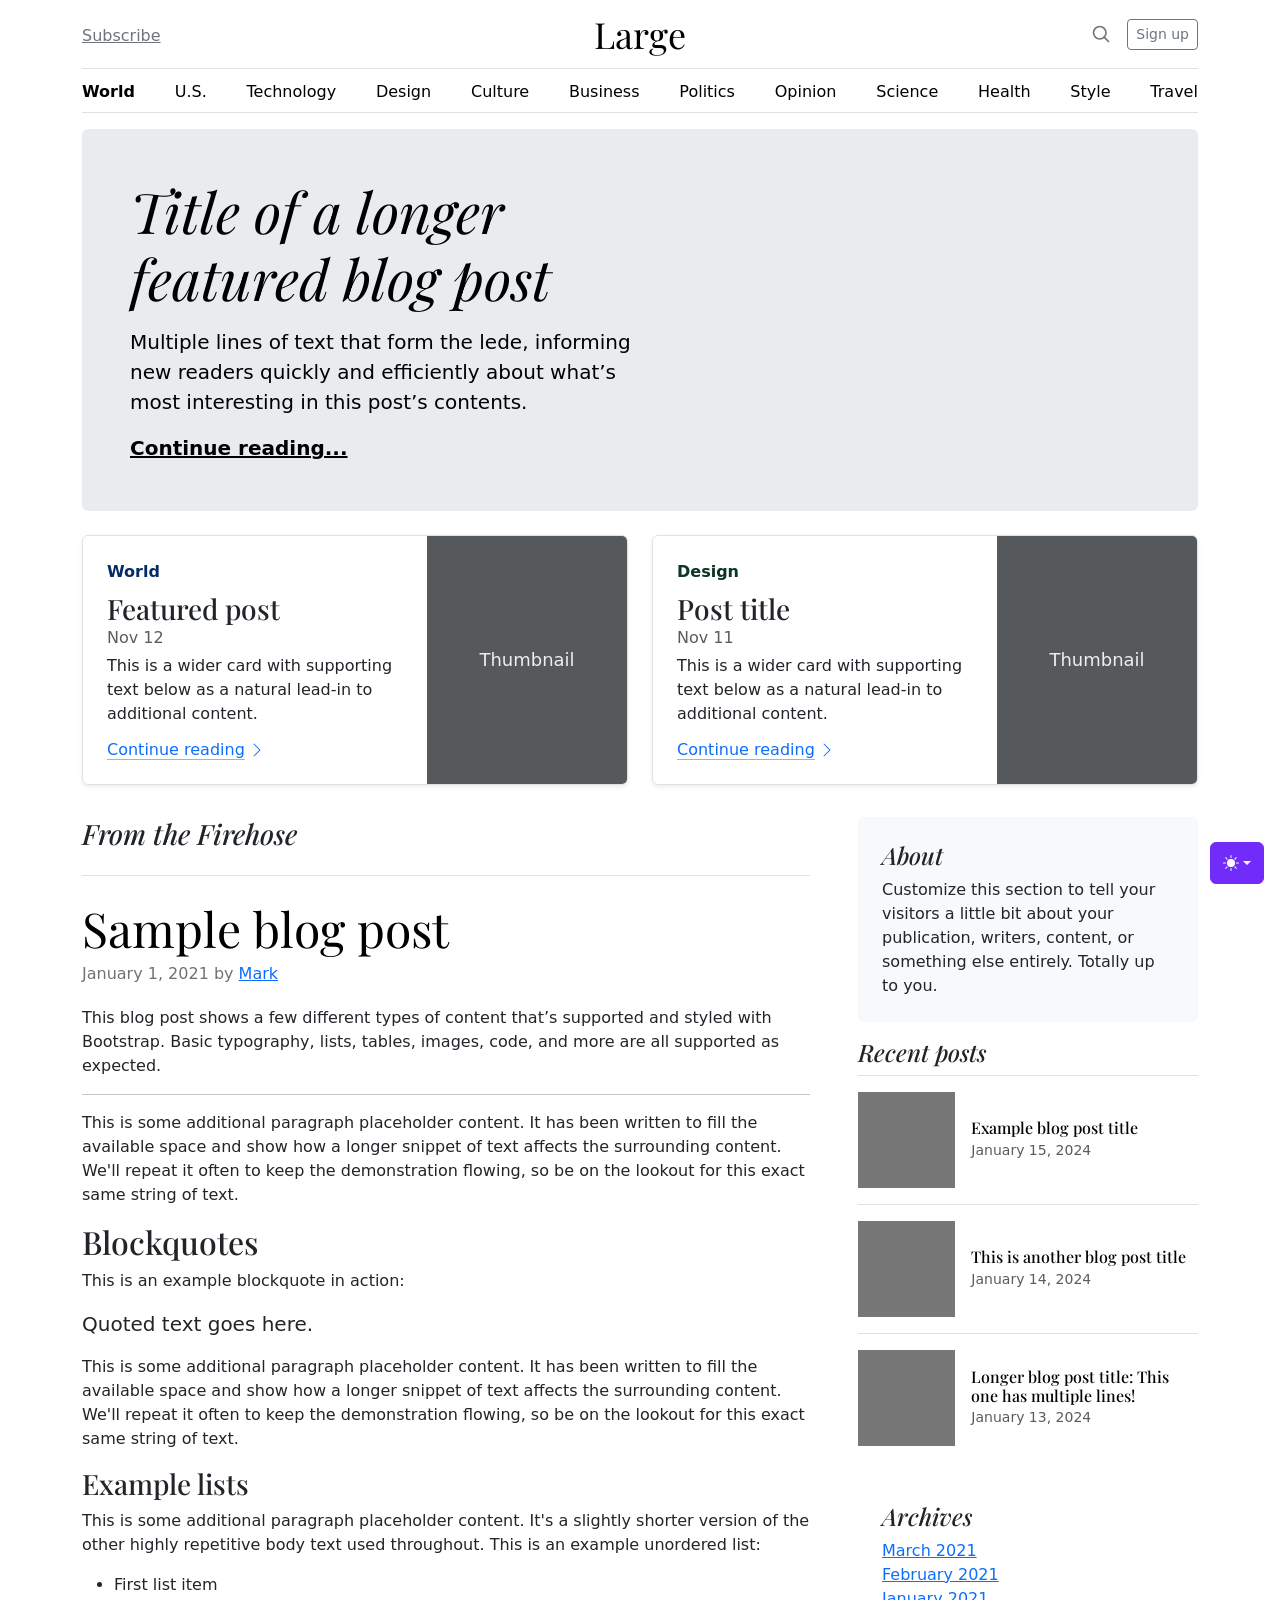
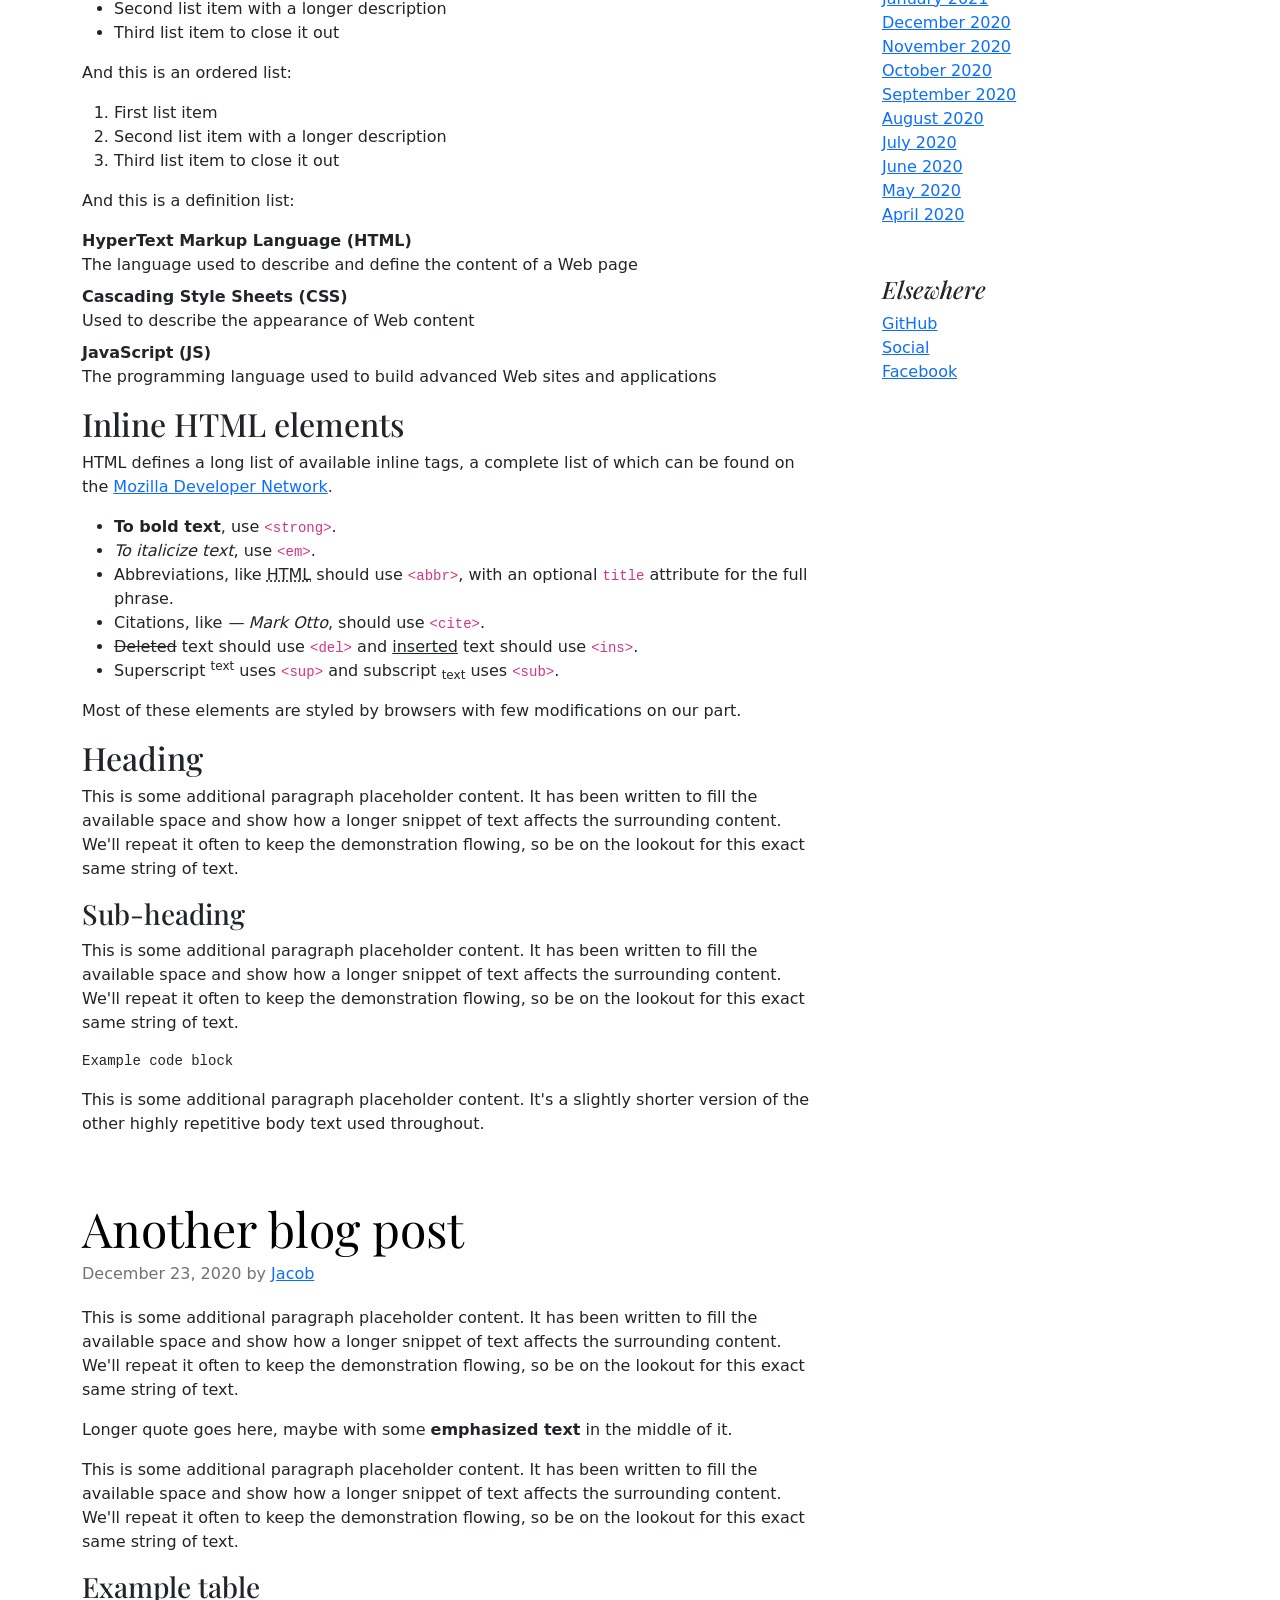
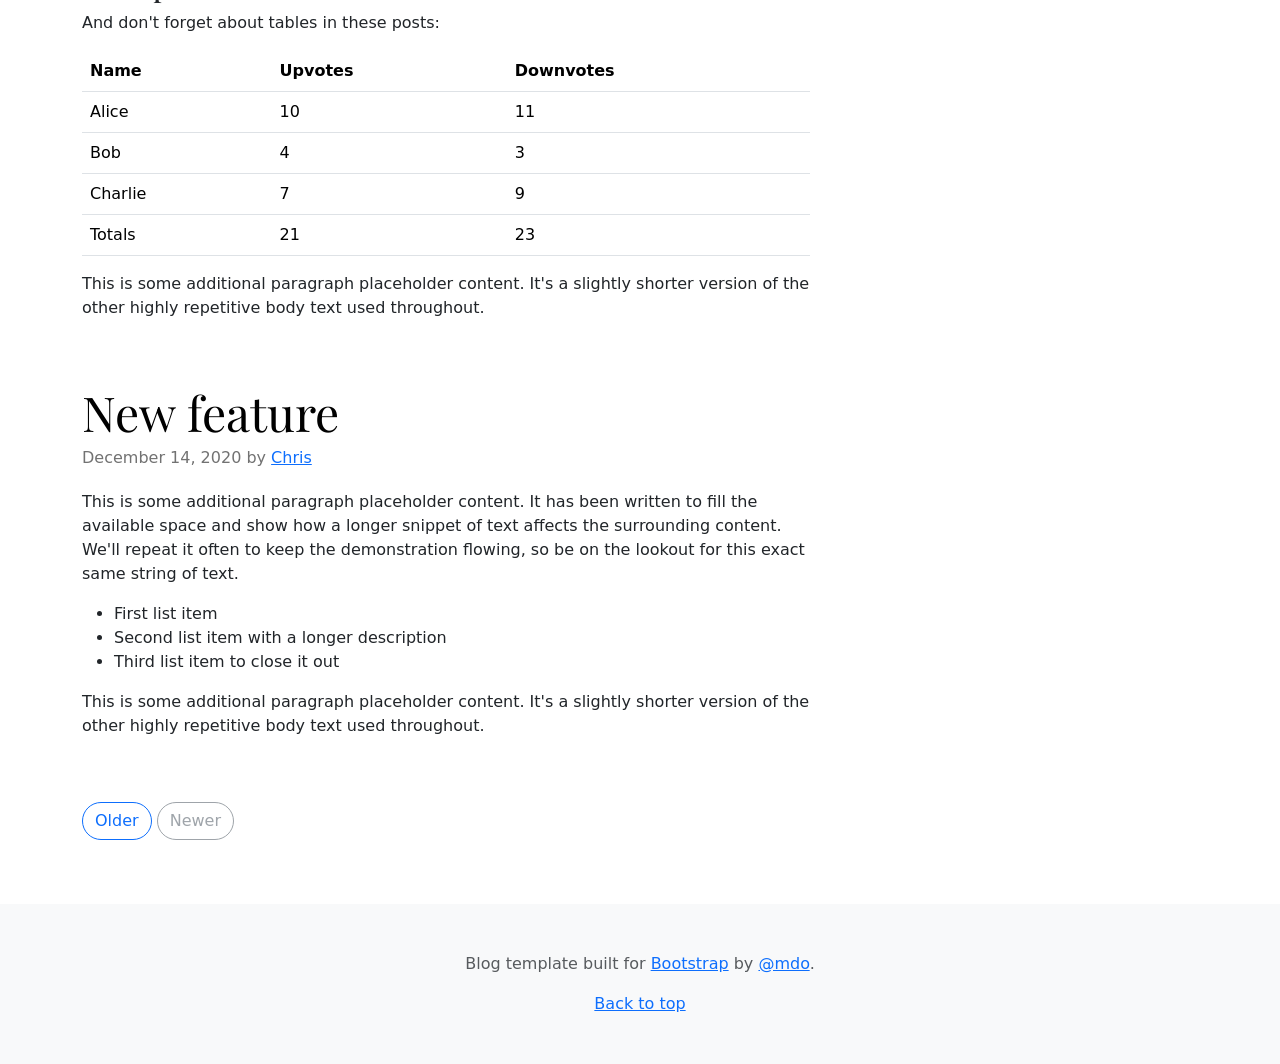
<file: Clases de reforzamiento/Reforzamiento 04-07-2026/bootstrap-5.3.8-examples/blog/index.html>
<!doctype html>
<html lang="en" data-bs-theme="auto">
  <head>
    <meta charset="utf-8" />
    <meta name="viewport" content="width=device-width, initial-scale=1" />
    <meta name="description" content="" />
    <meta
      name="author"
      content="Mark Otto, Jacob Thornton, and Bootstrap contributors"
    />
    <meta name="generator" content="Astro v5.13.2" />
    <title>Blog Template · Bootstrap v5.3</title>
    <link
      rel="canonical"
      href="https://getbootstrap.com/docs/5.3/examples/blog/"
    />
    <script src="../assets/js/color-modes.js"></script>
    <link href="../assets/dist/css/bootstrap.min.css" rel="stylesheet" />
    <meta name="theme-color" content="#712cf9" />
    <link
      href="https://fonts.googleapis.com/css?family=Playfair+Display:700,900&display=swap"
      rel="stylesheet"
    />
    <link href="blog.css" rel="stylesheet" />
    <style>
      .bd-placeholder-img {
        font-size: 1.125rem;
        text-anchor: middle;
        -webkit-user-select: none;
        -moz-user-select: none;
        user-select: none;
      }
      @media (min-width: 768px) {
        .bd-placeholder-img-lg {
          font-size: 3.5rem;
        }
      }
      .b-example-divider {
        width: 100%;
        height: 3rem;
        background-color: #0000001a;
        border: solid rgba(0, 0, 0, 0.15);
        border-width: 1px 0;
        box-shadow:
          inset 0 0.5em 1.5em #0000001a,
          inset 0 0.125em 0.5em #00000026;
      }
      .b-example-vr {
        flex-shrink: 0;
        width: 1.5rem;
        height: 100vh;
      }
      .bi {
        vertical-align: -0.125em;
        fill: currentColor;
      }
      .nav-scroller {
        position: relative;
        z-index: 2;
        height: 2.75rem;
        overflow-y: hidden;
      }
      .nav-scroller .nav {
        display: flex;
        flex-wrap: nowrap;
        padding-bottom: 1rem;
        margin-top: -1px;
        overflow-x: auto;
        text-align: center;
        white-space: nowrap;
        -webkit-overflow-scrolling: touch;
      }
      .btn-bd-primary {
        --bd-violet-bg: #712cf9;
        --bd-violet-rgb: 112.520718, 44.062154, 249.437846;
        --bs-btn-font-weight: 600;
        --bs-btn-color: var(--bs-white);
        --bs-btn-bg: var(--bd-violet-bg);
        --bs-btn-border-color: var(--bd-violet-bg);
        --bs-btn-hover-color: var(--bs-white);
        --bs-btn-hover-bg: #6528e0;
        --bs-btn-hover-border-color: #6528e0;
        --bs-btn-focus-shadow-rgb: var(--bd-violet-rgb);
        --bs-btn-active-color: var(--bs-btn-hover-color);
        --bs-btn-active-bg: #5a23c8;
        --bs-btn-active-border-color: #5a23c8;
      }
      .bd-mode-toggle {
        z-index: 1500;
      }
      .bd-mode-toggle .bi {
        width: 1em;
        height: 1em;
      }
      .bd-mode-toggle .dropdown-menu .active .bi {
        display: block !important;
      }
    </style>
  </head>
  <body>
    <svg xmlns="http://www.w3.org/2000/svg" class="d-none">
      <symbol id="check2" viewBox="0 0 16 16">
        <path
          d="M13.854 3.646a.5.5 0 0 1 0 .708l-7 7a.5.5 0 0 1-.708 0l-3.5-3.5a.5.5 0 1 1 .708-.708L6.5 10.293l6.646-6.647a.5.5 0 0 1 .708 0z"
        ></path>
      </symbol>
      <symbol id="circle-half" viewBox="0 0 16 16">
        <path
          d="M8 15A7 7 0 1 0 8 1v14zm0 1A8 8 0 1 1 8 0a8 8 0 0 1 0 16z"
        ></path>
      </symbol>
      <symbol id="moon-stars-fill" viewBox="0 0 16 16">
        <path
          d="M6 .278a.768.768 0 0 1 .08.858 7.208 7.208 0 0 0-.878 3.46c0 4.021 3.278 7.277 7.318 7.277.527 0 1.04-.055 1.533-.16a.787.787 0 0 1 .81.316.733.733 0 0 1-.031.893A8.349 8.349 0 0 1 8.344 16C3.734 16 0 12.286 0 7.71 0 4.266 2.114 1.312 5.124.06A.752.752 0 0 1 6 .278z"
        ></path>
        <path
          d="M10.794 3.148a.217.217 0 0 1 .412 0l.387 1.162c.173.518.579.924 1.097 1.097l1.162.387a.217.217 0 0 1 0 .412l-1.162.387a1.734 1.734 0 0 0-1.097 1.097l-.387 1.162a.217.217 0 0 1-.412 0l-.387-1.162A1.734 1.734 0 0 0 9.31 6.593l-1.162-.387a.217.217 0 0 1 0-.412l1.162-.387a1.734 1.734 0 0 0 1.097-1.097l.387-1.162zM13.863.099a.145.145 0 0 1 .274 0l.258.774c.115.346.386.617.732.732l.774.258a.145.145 0 0 1 0 .274l-.774.258a1.156 1.156 0 0 0-.732.732l-.258.774a.145.145 0 0 1-.274 0l-.258-.774a1.156 1.156 0 0 0-.732-.732l-.774-.258a.145.145 0 0 1 0-.274l.774-.258c.346-.115.617-.386.732-.732L13.863.1z"
        ></path>
      </symbol>
      <symbol id="sun-fill" viewBox="0 0 16 16">
        <path
          d="M8 12a4 4 0 1 0 0-8 4 4 0 0 0 0 8zM8 0a.5.5 0 0 1 .5.5v2a.5.5 0 0 1-1 0v-2A.5.5 0 0 1 8 0zm0 13a.5.5 0 0 1 .5.5v2a.5.5 0 0 1-1 0v-2A.5.5 0 0 1 8 13zm8-5a.5.5 0 0 1-.5.5h-2a.5.5 0 0 1 0-1h2a.5.5 0 0 1 .5.5zM3 8a.5.5 0 0 1-.5.5h-2a.5.5 0 0 1 0-1h2A.5.5 0 0 1 3 8zm10.657-5.657a.5.5 0 0 1 0 .707l-1.414 1.415a.5.5 0 1 1-.707-.708l1.414-1.414a.5.5 0 0 1 .707 0zm-9.193 9.193a.5.5 0 0 1 0 .707L3.05 13.657a.5.5 0 0 1-.707-.707l1.414-1.414a.5.5 0 0 1 .707 0zm9.193 2.121a.5.5 0 0 1-.707 0l-1.414-1.414a.5.5 0 0 1 .707-.707l1.414 1.414a.5.5 0 0 1 0 .707zM4.464 4.465a.5.5 0 0 1-.707 0L2.343 3.05a.5.5 0 1 1 .707-.707l1.414 1.414a.5.5 0 0 1 0 .708z"
        ></path>
      </symbol>
    </svg>
    <div
      class="dropdown position-fixed bottom-0 end-0 mb-3 me-3 bd-mode-toggle"
    >
      <button
        class="btn btn-bd-primary py-2 dropdown-toggle d-flex align-items-center"
        id="bd-theme"
        type="button"
        aria-expanded="false"
        data-bs-toggle="dropdown"
        aria-label="Toggle theme (auto)"
      >
        <svg class="bi my-1 theme-icon-active" aria-hidden="true">
          <use href="#circle-half"></use>
        </svg>
        <span class="visually-hidden" id="bd-theme-text">Toggle theme</span>
      </button>
      <ul
        class="dropdown-menu dropdown-menu-end shadow"
        aria-labelledby="bd-theme-text"
      >
        <li>
          <button
            type="button"
            class="dropdown-item d-flex align-items-center"
            data-bs-theme-value="light"
            aria-pressed="false"
          >
            <svg class="bi me-2 opacity-50" aria-hidden="true">
              <use href="#sun-fill"></use>
            </svg>
            Light
            <svg class="bi ms-auto d-none" aria-hidden="true">
              <use href="#check2"></use>
            </svg>
          </button>
        </li>
        <li>
          <button
            type="button"
            class="dropdown-item d-flex align-items-center"
            data-bs-theme-value="dark"
            aria-pressed="false"
          >
            <svg class="bi me-2 opacity-50" aria-hidden="true">
              <use href="#moon-stars-fill"></use>
            </svg>
            Dark
            <svg class="bi ms-auto d-none" aria-hidden="true">
              <use href="#check2"></use>
            </svg>
          </button>
        </li>
        <li>
          <button
            type="button"
            class="dropdown-item d-flex align-items-center active"
            data-bs-theme-value="auto"
            aria-pressed="true"
          >
            <svg class="bi me-2 opacity-50" aria-hidden="true">
              <use href="#circle-half"></use>
            </svg>
            Auto
            <svg class="bi ms-auto d-none" aria-hidden="true">
              <use href="#check2"></use>
            </svg>
          </button>
        </li>
      </ul>
    </div>
    <svg xmlns="http://www.w3.org/2000/svg" class="d-none">
      <symbol
        id="aperture"
        fill="none"
        stroke="currentColor"
        stroke-linecap="round"
        stroke-linejoin="round"
        stroke-width="2"
        viewBox="0 0 24 24"
      >
        <circle cx="12" cy="12" r="10"></circle>
        <path
          d="M14.31 8l5.74 9.94M9.69 8h11.48M7.38 12l5.74-9.94M9.69 16L3.95 6.06M14.31 16H2.83m13.79-4l-5.74 9.94"
        ></path>
      </symbol>
      <symbol id="cart" viewBox="0 0 16 16">
        <path
          d="M0 1.5A.5.5 0 0 1 .5 1H2a.5.5 0 0 1 .485.379L2.89 3H14.5a.5.5 0 0 1 .49.598l-1 5a.5.5 0 0 1-.465.401l-9.397.472L4.415 11H13a.5.5 0 0 1 0 1H4a.5.5 0 0 1-.491-.408L2.01 3.607 1.61 2H.5a.5.5 0 0 1-.5-.5zM3.102 4l.84 4.479 9.144-.459L13.89 4H3.102zM5 12a2 2 0 1 0 0 4 2 2 0 0 0 0-4zm7 0a2 2 0 1 0 0 4 2 2 0 0 0 0-4zm-7 1a1 1 0 1 1 0 2 1 1 0 0 1 0-2zm7 0a1 1 0 1 1 0 2 1 1 0 0 1 0-2z"
        ></path>
      </symbol>
      <symbol id="chevron-right" viewBox="0 0 16 16">
        <path
          fill-rule="evenodd"
          d="M4.646 1.646a.5.5 0 0 1 .708 0l6 6a.5.5 0 0 1 0 .708l-6 6a.5.5 0 0 1-.708-.708L10.293 8 4.646 2.354a.5.5 0 0 1 0-.708z"
        ></path>
      </symbol>
    </svg>
    <div class="container">
      <header class="border-bottom lh-1 py-3">
        <div class="row flex-nowrap justify-content-between align-items-center">
          <div class="col-4 pt-1">
            <a class="link-secondary" href="#">Subscribe</a>
          </div>
          <div class="col-4 text-center">
            <a
              class="blog-header-logo text-body-emphasis text-decoration-none"
              href="#"
              >Large</a
            >
          </div>
          <div class="col-4 d-flex justify-content-end align-items-center">
            <a class="link-secondary" href="#" aria-label="Search">
              <svg
                xmlns="http://www.w3.org/2000/svg"
                width="20"
                height="20"
                fill="none"
                stroke="currentColor"
                stroke-linecap="round"
                stroke-linejoin="round"
                stroke-width="2"
                class="mx-3"
                role="img"
                viewBox="0 0 24 24"
              >
                <title>Search</title>
                <circle cx="10.5" cy="10.5" r="7.5"></circle>
                <path d="M21 21l-5.2-5.2"></path>
              </svg>
            </a>
            <a class="btn btn-sm btn-outline-secondary" href="#">Sign up</a>
          </div>
        </div>
      </header>
      <div class="nav-scroller py-1 mb-3 border-bottom">
        <nav class="nav nav-underline justify-content-between">
          <a class="nav-item nav-link link-body-emphasis active" href="#"
            >World</a
          >
          <a class="nav-item nav-link link-body-emphasis" href="#">U.S.</a>
          <a class="nav-item nav-link link-body-emphasis" href="#"
            >Technology</a
          >
          <a class="nav-item nav-link link-body-emphasis" href="#">Design</a>
          <a class="nav-item nav-link link-body-emphasis" href="#">Culture</a>
          <a class="nav-item nav-link link-body-emphasis" href="#">Business</a>
          <a class="nav-item nav-link link-body-emphasis" href="#">Politics</a>
          <a class="nav-item nav-link link-body-emphasis" href="#">Opinion</a>
          <a class="nav-item nav-link link-body-emphasis" href="#">Science</a>
          <a class="nav-item nav-link link-body-emphasis" href="#">Health</a>
          <a class="nav-item nav-link link-body-emphasis" href="#">Style</a>
          <a class="nav-item nav-link link-body-emphasis" href="#">Travel</a>
        </nav>
      </div>
    </div>
    <main class="container">
      <div class="p-4 p-md-5 mb-4 rounded text-body-emphasis bg-body-secondary">
        <div class="col-lg-6 px-0">
          <h1 class="display-4 fst-italic">
            Title of a longer featured blog post
          </h1>
          <p class="lead my-3">
            Multiple lines of text that form the lede, informing new readers
            quickly and efficiently about what’s most interesting in this post’s
            contents.
          </p>
          <p class="lead mb-0">
            <a href="#" class="text-body-emphasis fw-bold"
              >Continue reading...</a
            >
          </p>
        </div>
      </div>
      <div class="row mb-2">
        <div class="col-md-6">
          <div
            class="row g-0 border rounded overflow-hidden flex-md-row mb-4 shadow-sm h-md-250 position-relative"
          >
            <div class="col p-4 d-flex flex-column position-static">
              <strong class="d-inline-block mb-2 text-primary-emphasis"
                >World</strong
              >
              <h3 class="mb-0">Featured post</h3>
              <div class="mb-1 text-body-secondary">Nov 12</div>
              <p class="card-text mb-auto">
                This is a wider card with supporting text below as a natural
                lead-in to additional content.
              </p>
              <a
                href="#"
                class="icon-link gap-1 icon-link-hover stretched-link"
              >
                Continue reading
                <svg class="bi" aria-hidden="true">
                  <use xlink:href="#chevron-right"></use>
                </svg>
              </a>
            </div>
            <div class="col-auto d-none d-lg-block">
              <svg
                aria-label="Placeholder: Thumbnail"
                class="bd-placeholder-img"
                height="250"
                preserveAspectRatio="xMidYMid slice"
                role="img"
                width="200"
                xmlns="http://www.w3.org/2000/svg"
              >
                <title>Placeholder</title>
                <rect width="100%" height="100%" fill="#55595c"></rect>
                <text x="50%" y="50%" fill="#eceeef" dy=".3em">Thumbnail</text>
              </svg>
            </div>
          </div>
        </div>
        <div class="col-md-6">
          <div
            class="row g-0 border rounded overflow-hidden flex-md-row mb-4 shadow-sm h-md-250 position-relative"
          >
            <div class="col p-4 d-flex flex-column position-static">
              <strong class="d-inline-block mb-2 text-success-emphasis"
                >Design</strong
              >
              <h3 class="mb-0">Post title</h3>
              <div class="mb-1 text-body-secondary">Nov 11</div>
              <p class="mb-auto">
                This is a wider card with supporting text below as a natural
                lead-in to additional content.
              </p>
              <a
                href="#"
                class="icon-link gap-1 icon-link-hover stretched-link"
              >
                Continue reading
                <svg class="bi" aria-hidden="true">
                  <use xlink:href="#chevron-right"></use>
                </svg>
              </a>
            </div>
            <div class="col-auto d-none d-lg-block">
              <svg
                aria-label="Placeholder: Thumbnail"
                class="bd-placeholder-img"
                height="250"
                preserveAspectRatio="xMidYMid slice"
                role="img"
                width="200"
                xmlns="http://www.w3.org/2000/svg"
              >
                <title>Placeholder</title>
                <rect width="100%" height="100%" fill="#55595c"></rect>
                <text x="50%" y="50%" fill="#eceeef" dy=".3em">Thumbnail</text>
              </svg>
            </div>
          </div>
        </div>
      </div>
      <div class="row g-5">
        <div class="col-md-8">
          <h3 class="pb-4 mb-4 fst-italic border-bottom">From the Firehose</h3>
          <article class="blog-post">
            <h2 class="display-5 link-body-emphasis mb-1">Sample blog post</h2>
            <p class="blog-post-meta">
              January 1, 2021 by <a href="#">Mark</a>
            </p>
            <p>
              This blog post shows a few different types of content that’s
              supported and styled with Bootstrap. Basic typography, lists,
              tables, images, code, and more are all supported as expected.
            </p>
            <hr />
            <p>
              This is some additional paragraph placeholder content. It has been
              written to fill the available space and show how a longer snippet
              of text affects the surrounding content. We'll repeat it often to
              keep the demonstration flowing, so be on the lookout for this
              exact same string of text.
            </p>
            <h2>Blockquotes</h2>
            <p>This is an example blockquote in action:</p>
            <blockquote class="blockquote">
              <p>Quoted text goes here.</p>
            </blockquote>
            <p>
              This is some additional paragraph placeholder content. It has been
              written to fill the available space and show how a longer snippet
              of text affects the surrounding content. We'll repeat it often to
              keep the demonstration flowing, so be on the lookout for this
              exact same string of text.
            </p>
            <h3>Example lists</h3>
            <p>
              This is some additional paragraph placeholder content. It's a
              slightly shorter version of the other highly repetitive body text
              used throughout. This is an example unordered list:
            </p>
            <ul>
              <li>First list item</li>
              <li>Second list item with a longer description</li>
              <li>Third list item to close it out</li>
            </ul>
            <p>And this is an ordered list:</p>
            <ol>
              <li>First list item</li>
              <li>Second list item with a longer description</li>
              <li>Third list item to close it out</li>
            </ol>
            <p>And this is a definition list:</p>
            <dl>
              <dt>HyperText Markup Language (HTML)</dt>
              <dd>
                The language used to describe and define the content of a Web
                page
              </dd>
              <dt>Cascading Style Sheets (CSS)</dt>
              <dd>Used to describe the appearance of Web content</dd>
              <dt>JavaScript (JS)</dt>
              <dd>
                The programming language used to build advanced Web sites and
                applications
              </dd>
            </dl>
            <h2>Inline HTML elements</h2>
            <p>
              HTML defines a long list of available inline tags, a complete list
              of which can be found on the
              <a
                href="https://developer.mozilla.org/en-US/docs/Web/HTML/Element"
                >Mozilla Developer Network</a
              >.
            </p>
            <ul>
              <li>
                <strong>To bold text</strong>, use
                <code class="language-plaintext highlighter-rouge"
                  >&lt;strong&gt;</code
                >.
              </li>
              <li>
                <em>To italicize text</em>, use
                <code class="language-plaintext highlighter-rouge"
                  >&lt;em&gt;</code
                >.
              </li>
              <li>
                Abbreviations, like
                <abbr title="HyperText Markup Language">HTML</abbr> should use
                <code class="language-plaintext highlighter-rouge"
                  >&lt;abbr&gt;</code
                >, with an optional
                <code class="language-plaintext highlighter-rouge">title</code>
                attribute for the full phrase.
              </li>
              <li>
                Citations, like <cite>— Mark Otto</cite>, should use
                <code class="language-plaintext highlighter-rouge"
                  >&lt;cite&gt;</code
                >.
              </li>
              <li>
                <del>Deleted</del> text should use
                <code class="language-plaintext highlighter-rouge"
                  >&lt;del&gt;</code
                >
                and <ins>inserted</ins> text should use
                <code class="language-plaintext highlighter-rouge"
                  >&lt;ins&gt;</code
                >.
              </li>
              <li>
                Superscript <sup>text</sup> uses
                <code class="language-plaintext highlighter-rouge"
                  >&lt;sup&gt;</code
                >
                and subscript <sub>text</sub> uses
                <code class="language-plaintext highlighter-rouge"
                  >&lt;sub&gt;</code
                >.
              </li>
            </ul>
            <p>
              Most of these elements are styled by browsers with few
              modifications on our part.
            </p>
            <h2>Heading</h2>
            <p>
              This is some additional paragraph placeholder content. It has been
              written to fill the available space and show how a longer snippet
              of text affects the surrounding content. We'll repeat it often to
              keep the demonstration flowing, so be on the lookout for this
              exact same string of text.
            </p>
            <h3>Sub-heading</h3>
            <p>
              This is some additional paragraph placeholder content. It has been
              written to fill the available space and show how a longer snippet
              of text affects the surrounding content. We'll repeat it often to
              keep the demonstration flowing, so be on the lookout for this
              exact same string of text.
            </p>
            <pre><code>Example code block</code></pre>
            <p>
              This is some additional paragraph placeholder content. It's a
              slightly shorter version of the other highly repetitive body text
              used throughout.
            </p>
          </article>
          <article class="blog-post">
            <h2 class="display-5 link-body-emphasis mb-1">Another blog post</h2>
            <p class="blog-post-meta">
              December 23, 2020 by <a href="#">Jacob</a>
            </p>
            <p>
              This is some additional paragraph placeholder content. It has been
              written to fill the available space and show how a longer snippet
              of text affects the surrounding content. We'll repeat it often to
              keep the demonstration flowing, so be on the lookout for this
              exact same string of text.
            </p>
            <blockquote>
              <p>
                Longer quote goes here, maybe with some
                <strong>emphasized text</strong> in the middle of it.
              </p>
            </blockquote>
            <p>
              This is some additional paragraph placeholder content. It has been
              written to fill the available space and show how a longer snippet
              of text affects the surrounding content. We'll repeat it often to
              keep the demonstration flowing, so be on the lookout for this
              exact same string of text.
            </p>
            <h3>Example table</h3>
            <p>And don't forget about tables in these posts:</p>
            <table class="table">
              <thead>
                <tr>
                  <th>Name</th>
                  <th>Upvotes</th>
                  <th>Downvotes</th>
                </tr>
              </thead>
              <tbody>
                <tr>
                  <td>Alice</td>
                  <td>10</td>
                  <td>11</td>
                </tr>
                <tr>
                  <td>Bob</td>
                  <td>4</td>
                  <td>3</td>
                </tr>
                <tr>
                  <td>Charlie</td>
                  <td>7</td>
                  <td>9</td>
                </tr>
              </tbody>
              <tfoot>
                <tr>
                  <td>Totals</td>
                  <td>21</td>
                  <td>23</td>
                </tr>
              </tfoot>
            </table>
            <p>
              This is some additional paragraph placeholder content. It's a
              slightly shorter version of the other highly repetitive body text
              used throughout.
            </p>
          </article>
          <article class="blog-post">
            <h2 class="display-5 link-body-emphasis mb-1">New feature</h2>
            <p class="blog-post-meta">
              December 14, 2020 by <a href="#">Chris</a>
            </p>
            <p>
              This is some additional paragraph placeholder content. It has been
              written to fill the available space and show how a longer snippet
              of text affects the surrounding content. We'll repeat it often to
              keep the demonstration flowing, so be on the lookout for this
              exact same string of text.
            </p>
            <ul>
              <li>First list item</li>
              <li>Second list item with a longer description</li>
              <li>Third list item to close it out</li>
            </ul>
            <p>
              This is some additional paragraph placeholder content. It's a
              slightly shorter version of the other highly repetitive body text
              used throughout.
            </p>
          </article>
          <nav class="blog-pagination" aria-label="Pagination">
            <a class="btn btn-outline-primary rounded-pill" href="#">Older</a>
            <a
              class="btn btn-outline-secondary rounded-pill disabled"
              aria-disabled="true"
              >Newer</a
            >
          </nav>
        </div>
        <div class="col-md-4">
          <div class="position-sticky" style="top: 2rem">
            <div class="p-4 mb-3 bg-body-tertiary rounded">
              <h4 class="fst-italic">About</h4>
              <p class="mb-0">
                Customize this section to tell your visitors a little bit about
                your publication, writers, content, or something else entirely.
                Totally up to you.
              </p>
            </div>
            <div>
              <h4 class="fst-italic">Recent posts</h4>
              <ul class="list-unstyled">
                <li>
                  <a
                    class="d-flex flex-column flex-lg-row gap-3 align-items-start align-items-lg-center py-3 link-body-emphasis text-decoration-none border-top"
                    href="#"
                  >
                    <svg
                      aria-hidden="true"
                      class="bd-placeholder-img"
                      height="96"
                      preserveAspectRatio="xMidYMid slice"
                      width="100%"
                      xmlns="http://www.w3.org/2000/svg"
                    >
                      <rect width="100%" height="100%" fill="#777"></rect>
                    </svg>
                    <div class="col-lg-8">
                      <h6 class="mb-0">Example blog post title</h6>
                      <small class="text-body-secondary"
                        >January 15, 2024</small
                      >
                    </div>
                  </a>
                </li>
                <li>
                  <a
                    class="d-flex flex-column flex-lg-row gap-3 align-items-start align-items-lg-center py-3 link-body-emphasis text-decoration-none border-top"
                    href="#"
                  >
                    <svg
                      aria-hidden="true"
                      class="bd-placeholder-img"
                      height="96"
                      preserveAspectRatio="xMidYMid slice"
                      width="100%"
                      xmlns="http://www.w3.org/2000/svg"
                    >
                      <rect width="100%" height="100%" fill="#777"></rect>
                    </svg>
                    <div class="col-lg-8">
                      <h6 class="mb-0">This is another blog post title</h6>
                      <small class="text-body-secondary"
                        >January 14, 2024</small
                      >
                    </div>
                  </a>
                </li>
                <li>
                  <a
                    class="d-flex flex-column flex-lg-row gap-3 align-items-start align-items-lg-center py-3 link-body-emphasis text-decoration-none border-top"
                    href="#"
                  >
                    <svg
                      aria-hidden="true"
                      class="bd-placeholder-img"
                      height="96"
                      preserveAspectRatio="xMidYMid slice"
                      width="100%"
                      xmlns="http://www.w3.org/2000/svg"
                    >
                      <rect width="100%" height="100%" fill="#777"></rect>
                    </svg>
                    <div class="col-lg-8">
                      <h6 class="mb-0">
                        Longer blog post title: This one has multiple lines!
                      </h6>
                      <small class="text-body-secondary"
                        >January 13, 2024</small
                      >
                    </div>
                  </a>
                </li>
              </ul>
            </div>
            <div class="p-4">
              <h4 class="fst-italic">Archives</h4>
              <ol class="list-unstyled mb-0">
                <li><a href="#">March 2021</a></li>
                <li><a href="#">February 2021</a></li>
                <li><a href="#">January 2021</a></li>
                <li><a href="#">December 2020</a></li>
                <li><a href="#">November 2020</a></li>
                <li><a href="#">October 2020</a></li>
                <li><a href="#">September 2020</a></li>
                <li><a href="#">August 2020</a></li>
                <li><a href="#">July 2020</a></li>
                <li><a href="#">June 2020</a></li>
                <li><a href="#">May 2020</a></li>
                <li><a href="#">April 2020</a></li>
              </ol>
            </div>
            <div class="p-4">
              <h4 class="fst-italic">Elsewhere</h4>
              <ol class="list-unstyled">
                <li><a href="#">GitHub</a></li>
                <li><a href="#">Social</a></li>
                <li><a href="#">Facebook</a></li>
              </ol>
            </div>
          </div>
        </div>
      </div>
    </main>
    <footer class="py-5 text-center text-body-secondary bg-body-tertiary">
      <p>
        Blog template built for
        <a href="https://getbootstrap.com/">Bootstrap</a> by
        <a href="https://x.com/mdo">@mdo</a>.
      </p>
      <p class="mb-0"><a href="#">Back to top</a></p>
    </footer>
    <script
      src="../assets/dist/js/bootstrap.bundle.min.js"
      class="astro-vvvwv3sm"
    ></script>
  </body>
</html>
</file>
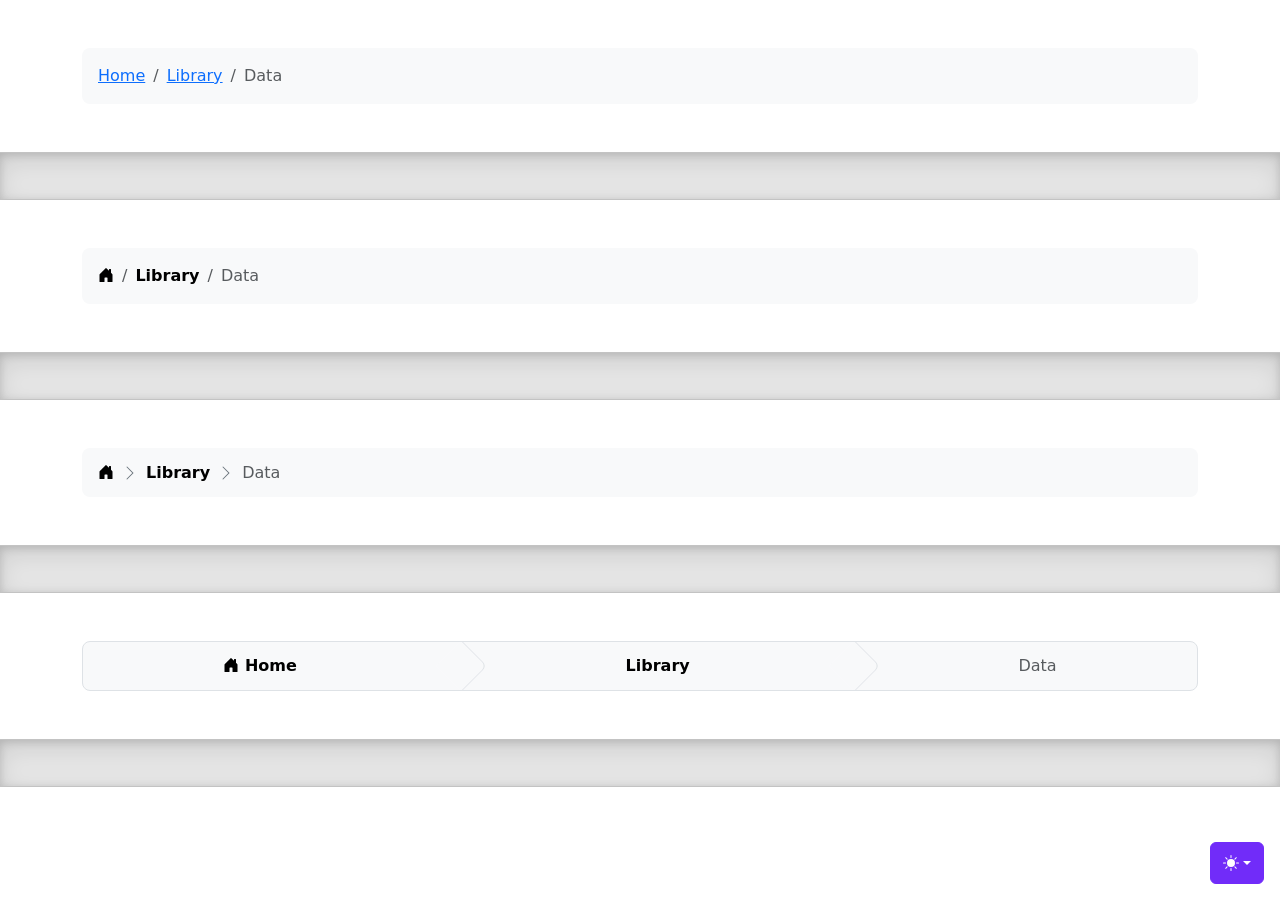
<file: Clases de reforzamiento/Reforzamiento 04-07-2026/bootstrap-5.3.8-examples/breadcrumbs/index.html>
<!doctype html>
<html lang="en" data-bs-theme="auto">
  <head>
    <meta charset="utf-8" />
    <meta name="viewport" content="width=device-width, initial-scale=1" />
    <meta name="description" content="" />
    <meta
      name="author"
      content="Mark Otto, Jacob Thornton, and Bootstrap contributors"
    />
    <meta name="generator" content="Astro v5.13.2" />
    <title>Breadcrumbs · Bootstrap v5.3</title>
    <link
      rel="canonical"
      href="https://getbootstrap.com/docs/5.3/examples/breadcrumbs/"
    />
    <script src="../assets/js/color-modes.js"></script>
    <link href="../assets/dist/css/bootstrap.min.css" rel="stylesheet" />
    <meta name="theme-color" content="#712cf9" />
    <link href="breadcrumbs.css" rel="stylesheet" />
    <style>
      .bd-placeholder-img {
        font-size: 1.125rem;
        text-anchor: middle;
        -webkit-user-select: none;
        -moz-user-select: none;
        user-select: none;
      }
      @media (min-width: 768px) {
        .bd-placeholder-img-lg {
          font-size: 3.5rem;
        }
      }
      .b-example-divider {
        width: 100%;
        height: 3rem;
        background-color: #0000001a;
        border: solid rgba(0, 0, 0, 0.15);
        border-width: 1px 0;
        box-shadow:
          inset 0 0.5em 1.5em #0000001a,
          inset 0 0.125em 0.5em #00000026;
      }
      .b-example-vr {
        flex-shrink: 0;
        width: 1.5rem;
        height: 100vh;
      }
      .bi {
        vertical-align: -0.125em;
        fill: currentColor;
      }
      .nav-scroller {
        position: relative;
        z-index: 2;
        height: 2.75rem;
        overflow-y: hidden;
      }
      .nav-scroller .nav {
        display: flex;
        flex-wrap: nowrap;
        padding-bottom: 1rem;
        margin-top: -1px;
        overflow-x: auto;
        text-align: center;
        white-space: nowrap;
        -webkit-overflow-scrolling: touch;
      }
      .btn-bd-primary {
        --bd-violet-bg: #712cf9;
        --bd-violet-rgb: 112.520718, 44.062154, 249.437846;
        --bs-btn-font-weight: 600;
        --bs-btn-color: var(--bs-white);
        --bs-btn-bg: var(--bd-violet-bg);
        --bs-btn-border-color: var(--bd-violet-bg);
        --bs-btn-hover-color: var(--bs-white);
        --bs-btn-hover-bg: #6528e0;
        --bs-btn-hover-border-color: #6528e0;
        --bs-btn-focus-shadow-rgb: var(--bd-violet-rgb);
        --bs-btn-active-color: var(--bs-btn-hover-color);
        --bs-btn-active-bg: #5a23c8;
        --bs-btn-active-border-color: #5a23c8;
      }
      .bd-mode-toggle {
        z-index: 1500;
      }
      .bd-mode-toggle .bi {
        width: 1em;
        height: 1em;
      }
      .bd-mode-toggle .dropdown-menu .active .bi {
        display: block !important;
      }
    </style>
  </head>
  <body>
    <svg xmlns="http://www.w3.org/2000/svg" class="d-none">
      <symbol id="check2" viewBox="0 0 16 16">
        <path
          d="M13.854 3.646a.5.5 0 0 1 0 .708l-7 7a.5.5 0 0 1-.708 0l-3.5-3.5a.5.5 0 1 1 .708-.708L6.5 10.293l6.646-6.647a.5.5 0 0 1 .708 0z"
        ></path>
      </symbol>
      <symbol id="circle-half" viewBox="0 0 16 16">
        <path
          d="M8 15A7 7 0 1 0 8 1v14zm0 1A8 8 0 1 1 8 0a8 8 0 0 1 0 16z"
        ></path>
      </symbol>
      <symbol id="moon-stars-fill" viewBox="0 0 16 16">
        <path
          d="M6 .278a.768.768 0 0 1 .08.858 7.208 7.208 0 0 0-.878 3.46c0 4.021 3.278 7.277 7.318 7.277.527 0 1.04-.055 1.533-.16a.787.787 0 0 1 .81.316.733.733 0 0 1-.031.893A8.349 8.349 0 0 1 8.344 16C3.734 16 0 12.286 0 7.71 0 4.266 2.114 1.312 5.124.06A.752.752 0 0 1 6 .278z"
        ></path>
        <path
          d="M10.794 3.148a.217.217 0 0 1 .412 0l.387 1.162c.173.518.579.924 1.097 1.097l1.162.387a.217.217 0 0 1 0 .412l-1.162.387a1.734 1.734 0 0 0-1.097 1.097l-.387 1.162a.217.217 0 0 1-.412 0l-.387-1.162A1.734 1.734 0 0 0 9.31 6.593l-1.162-.387a.217.217 0 0 1 0-.412l1.162-.387a1.734 1.734 0 0 0 1.097-1.097l.387-1.162zM13.863.099a.145.145 0 0 1 .274 0l.258.774c.115.346.386.617.732.732l.774.258a.145.145 0 0 1 0 .274l-.774.258a1.156 1.156 0 0 0-.732.732l-.258.774a.145.145 0 0 1-.274 0l-.258-.774a1.156 1.156 0 0 0-.732-.732l-.774-.258a.145.145 0 0 1 0-.274l.774-.258c.346-.115.617-.386.732-.732L13.863.1z"
        ></path>
      </symbol>
      <symbol id="sun-fill" viewBox="0 0 16 16">
        <path
          d="M8 12a4 4 0 1 0 0-8 4 4 0 0 0 0 8zM8 0a.5.5 0 0 1 .5.5v2a.5.5 0 0 1-1 0v-2A.5.5 0 0 1 8 0zm0 13a.5.5 0 0 1 .5.5v2a.5.5 0 0 1-1 0v-2A.5.5 0 0 1 8 13zm8-5a.5.5 0 0 1-.5.5h-2a.5.5 0 0 1 0-1h2a.5.5 0 0 1 .5.5zM3 8a.5.5 0 0 1-.5.5h-2a.5.5 0 0 1 0-1h2A.5.5 0 0 1 3 8zm10.657-5.657a.5.5 0 0 1 0 .707l-1.414 1.415a.5.5 0 1 1-.707-.708l1.414-1.414a.5.5 0 0 1 .707 0zm-9.193 9.193a.5.5 0 0 1 0 .707L3.05 13.657a.5.5 0 0 1-.707-.707l1.414-1.414a.5.5 0 0 1 .707 0zm9.193 2.121a.5.5 0 0 1-.707 0l-1.414-1.414a.5.5 0 0 1 .707-.707l1.414 1.414a.5.5 0 0 1 0 .707zM4.464 4.465a.5.5 0 0 1-.707 0L2.343 3.05a.5.5 0 1 1 .707-.707l1.414 1.414a.5.5 0 0 1 0 .708z"
        ></path>
      </symbol>
    </svg>
    <div
      class="dropdown position-fixed bottom-0 end-0 mb-3 me-3 bd-mode-toggle"
    >
      <button
        class="btn btn-bd-primary py-2 dropdown-toggle d-flex align-items-center"
        id="bd-theme"
        type="button"
        aria-expanded="false"
        data-bs-toggle="dropdown"
        aria-label="Toggle theme (auto)"
      >
        <svg class="bi my-1 theme-icon-active" aria-hidden="true">
          <use href="#circle-half"></use>
        </svg>
        <span class="visually-hidden" id="bd-theme-text">Toggle theme</span>
      </button>
      <ul
        class="dropdown-menu dropdown-menu-end shadow"
        aria-labelledby="bd-theme-text"
      >
        <li>
          <button
            type="button"
            class="dropdown-item d-flex align-items-center"
            data-bs-theme-value="light"
            aria-pressed="false"
          >
            <svg class="bi me-2 opacity-50" aria-hidden="true">
              <use href="#sun-fill"></use>
            </svg>
            Light
            <svg class="bi ms-auto d-none" aria-hidden="true">
              <use href="#check2"></use>
            </svg>
          </button>
        </li>
        <li>
          <button
            type="button"
            class="dropdown-item d-flex align-items-center"
            data-bs-theme-value="dark"
            aria-pressed="false"
          >
            <svg class="bi me-2 opacity-50" aria-hidden="true">
              <use href="#moon-stars-fill"></use>
            </svg>
            Dark
            <svg class="bi ms-auto d-none" aria-hidden="true">
              <use href="#check2"></use>
            </svg>
          </button>
        </li>
        <li>
          <button
            type="button"
            class="dropdown-item d-flex align-items-center active"
            data-bs-theme-value="auto"
            aria-pressed="true"
          >
            <svg class="bi me-2 opacity-50" aria-hidden="true">
              <use href="#circle-half"></use>
            </svg>
            Auto
            <svg class="bi ms-auto d-none" aria-hidden="true">
              <use href="#check2"></use>
            </svg>
          </button>
        </li>
      </ul>
    </div>
    <svg xmlns="http://www.w3.org/2000/svg" class="d-none">
      <symbol id="house-door-fill" viewBox="0 0 16 16">
        <path
          d="M6.5 14.5v-3.505c0-.245.25-.495.5-.495h2c.25 0 .5.25.5.5v3.5a.5.5 0 0 0 .5.5h4a.5.5 0 0 0 .5-.5v-7a.5.5 0 0 0-.146-.354L13 5.793V2.5a.5.5 0 0 0-.5-.5h-1a.5.5 0 0 0-.5.5v1.293L8.354 1.146a.5.5 0 0 0-.708 0l-6 6A.5.5 0 0 0 1.5 7.5v7a.5.5 0 0 0 .5.5h4a.5.5 0 0 0 .5-.5z"
        ></path>
      </symbol>
    </svg>
    <div class="container my-5">
      <nav aria-label="breadcrumb">
        <ol class="breadcrumb p-3 bg-body-tertiary rounded-3">
          <li class="breadcrumb-item"><a href="#">Home</a></li>
          <li class="breadcrumb-item"><a href="#">Library</a></li>
          <li class="breadcrumb-item active" aria-current="page">Data</li>
        </ol>
      </nav>
    </div>
    <div class="b-example-divider"></div>
    <div class="container my-5">
      <nav aria-label="breadcrumb">
        <ol class="breadcrumb p-3 bg-body-tertiary rounded-3">
          <li class="breadcrumb-item">
            <a class="link-body-emphasis" href="#">
              <svg class="bi" width="16" height="16" aria-hidden="true">
                <use xlink:href="#house-door-fill"></use>
              </svg>
              <span class="visually-hidden">Home</span>
            </a>
          </li>
          <li class="breadcrumb-item">
            <a
              class="link-body-emphasis fw-semibold text-decoration-none"
              href="#"
              >Library</a
            >
          </li>
          <li class="breadcrumb-item active" aria-current="page">Data</li>
        </ol>
      </nav>
    </div>
    <div class="b-example-divider"></div>
    <div class="container my-5">
      <nav aria-label="breadcrumb">
        <ol
          class="breadcrumb breadcrumb-chevron p-3 bg-body-tertiary rounded-3"
        >
          <li class="breadcrumb-item">
            <a class="link-body-emphasis" href="#">
              <svg class="bi" width="16" height="16" aria-hidden="true">
                <use xlink:href="#house-door-fill"></use>
              </svg>
              <span class="visually-hidden">Home</span>
            </a>
          </li>
          <li class="breadcrumb-item">
            <a
              class="link-body-emphasis fw-semibold text-decoration-none"
              href="#"
              >Library</a
            >
          </li>
          <li class="breadcrumb-item active" aria-current="page">Data</li>
        </ol>
      </nav>
    </div>
    <div class="b-example-divider"></div>
    <div class="container my-5">
      <nav aria-label="breadcrumb">
        <ol
          class="breadcrumb breadcrumb-custom overflow-hidden text-center bg-body-tertiary border rounded-3"
        >
          <li class="breadcrumb-item">
            <a
              class="link-body-emphasis fw-semibold text-decoration-none"
              href="#"
            >
              <svg class="bi" width="16" height="16" aria-hidden="true">
                <use xlink:href="#house-door-fill"></use>
              </svg>
              Home
            </a>
          </li>
          <li class="breadcrumb-item">
            <a
              class="link-body-emphasis fw-semibold text-decoration-none"
              href="#"
              >Library</a
            >
          </li>
          <li class="breadcrumb-item active" aria-current="page">Data</li>
        </ol>
      </nav>
    </div>
    <div class="b-example-divider"></div>
    <script
      src="../assets/dist/js/bootstrap.bundle.min.js"
      class="astro-vvvwv3sm"
    ></script>
  </body>
</html>
</file>
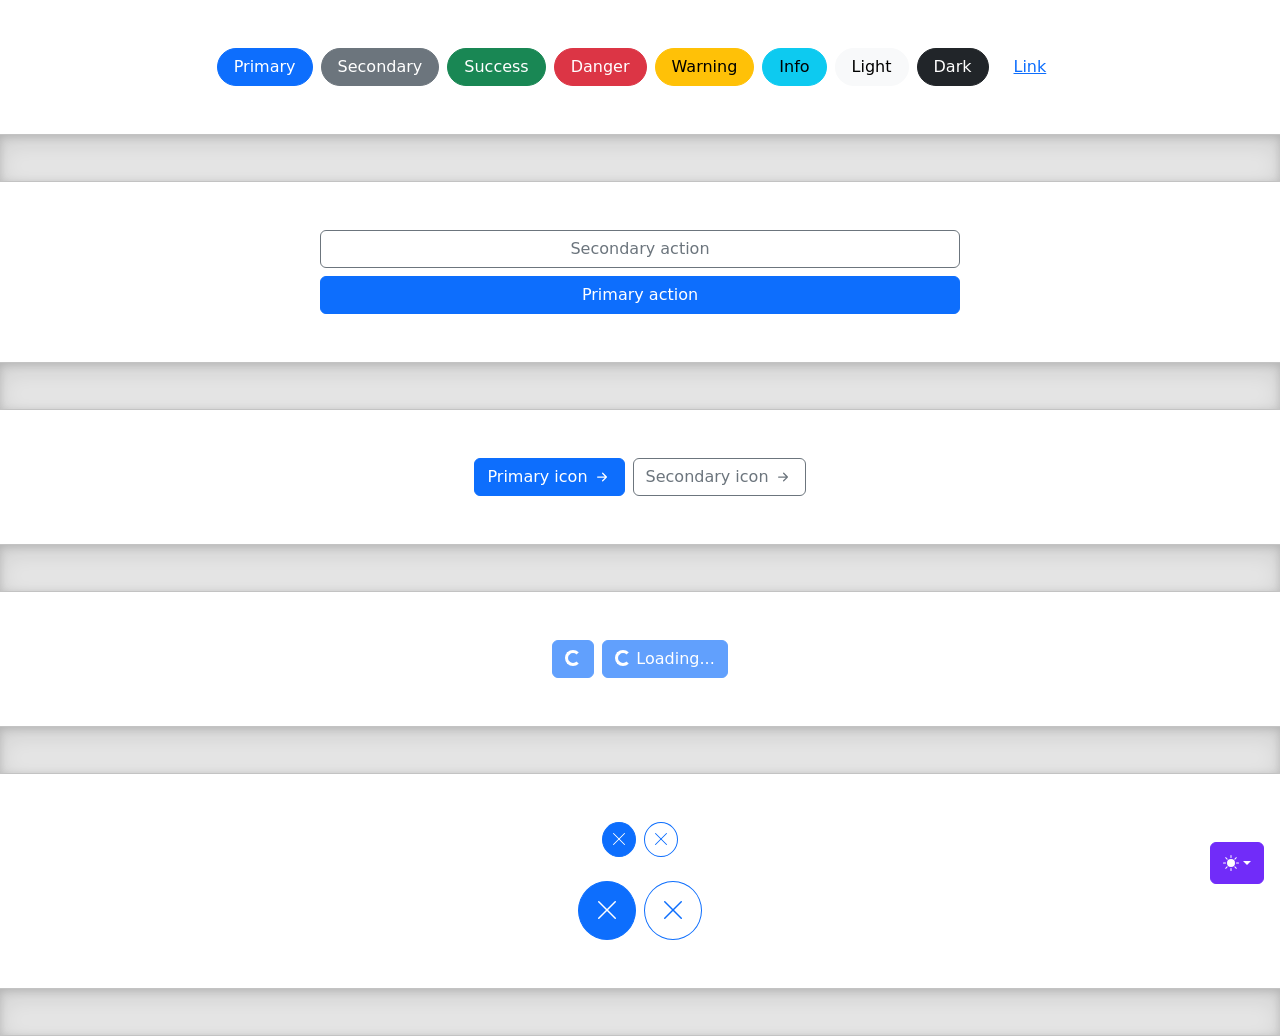
<file: Clases de reforzamiento/Reforzamiento 04-07-2026/bootstrap-5.3.8-examples/buttons/index.html>
<!doctype html>
<html lang="en" data-bs-theme="auto">
  <head>
    <meta charset="utf-8" />
    <meta name="viewport" content="width=device-width, initial-scale=1" />
    <meta name="description" content="" />
    <meta
      name="author"
      content="Mark Otto, Jacob Thornton, and Bootstrap contributors"
    />
    <meta name="generator" content="Astro v5.13.2" />
    <title>Buttons · Bootstrap v5.3</title>
    <link
      rel="canonical"
      href="https://getbootstrap.com/docs/5.3/examples/buttons/"
    />
    <script src="../assets/js/color-modes.js"></script>
    <link href="../assets/dist/css/bootstrap.min.css" rel="stylesheet" />
    <meta name="theme-color" content="#712cf9" />
    <style>
      .bd-placeholder-img {
        font-size: 1.125rem;
        text-anchor: middle;
        -webkit-user-select: none;
        -moz-user-select: none;
        user-select: none;
      }
      @media (min-width: 768px) {
        .bd-placeholder-img-lg {
          font-size: 3.5rem;
        }
      }
      .b-example-divider {
        width: 100%;
        height: 3rem;
        background-color: #0000001a;
        border: solid rgba(0, 0, 0, 0.15);
        border-width: 1px 0;
        box-shadow:
          inset 0 0.5em 1.5em #0000001a,
          inset 0 0.125em 0.5em #00000026;
      }
      .b-example-vr {
        flex-shrink: 0;
        width: 1.5rem;
        height: 100vh;
      }
      .bi {
        vertical-align: -0.125em;
        fill: currentColor;
      }
      .nav-scroller {
        position: relative;
        z-index: 2;
        height: 2.75rem;
        overflow-y: hidden;
      }
      .nav-scroller .nav {
        display: flex;
        flex-wrap: nowrap;
        padding-bottom: 1rem;
        margin-top: -1px;
        overflow-x: auto;
        text-align: center;
        white-space: nowrap;
        -webkit-overflow-scrolling: touch;
      }
      .btn-bd-primary {
        --bd-violet-bg: #712cf9;
        --bd-violet-rgb: 112.520718, 44.062154, 249.437846;
        --bs-btn-font-weight: 600;
        --bs-btn-color: var(--bs-white);
        --bs-btn-bg: var(--bd-violet-bg);
        --bs-btn-border-color: var(--bd-violet-bg);
        --bs-btn-hover-color: var(--bs-white);
        --bs-btn-hover-bg: #6528e0;
        --bs-btn-hover-border-color: #6528e0;
        --bs-btn-focus-shadow-rgb: var(--bd-violet-rgb);
        --bs-btn-active-color: var(--bs-btn-hover-color);
        --bs-btn-active-bg: #5a23c8;
        --bs-btn-active-border-color: #5a23c8;
      }
      .bd-mode-toggle {
        z-index: 1500;
      }
      .bd-mode-toggle .bi {
        width: 1em;
        height: 1em;
      }
      .bd-mode-toggle .dropdown-menu .active .bi {
        display: block !important;
      }
    </style>
  </head>
  <body>
    <svg xmlns="http://www.w3.org/2000/svg" class="d-none">
      <symbol id="check2" viewBox="0 0 16 16">
        <path
          d="M13.854 3.646a.5.5 0 0 1 0 .708l-7 7a.5.5 0 0 1-.708 0l-3.5-3.5a.5.5 0 1 1 .708-.708L6.5 10.293l6.646-6.647a.5.5 0 0 1 .708 0z"
        ></path>
      </symbol>
      <symbol id="circle-half" viewBox="0 0 16 16">
        <path
          d="M8 15A7 7 0 1 0 8 1v14zm0 1A8 8 0 1 1 8 0a8 8 0 0 1 0 16z"
        ></path>
      </symbol>
      <symbol id="moon-stars-fill" viewBox="0 0 16 16">
        <path
          d="M6 .278a.768.768 0 0 1 .08.858 7.208 7.208 0 0 0-.878 3.46c0 4.021 3.278 7.277 7.318 7.277.527 0 1.04-.055 1.533-.16a.787.787 0 0 1 .81.316.733.733 0 0 1-.031.893A8.349 8.349 0 0 1 8.344 16C3.734 16 0 12.286 0 7.71 0 4.266 2.114 1.312 5.124.06A.752.752 0 0 1 6 .278z"
        ></path>
        <path
          d="M10.794 3.148a.217.217 0 0 1 .412 0l.387 1.162c.173.518.579.924 1.097 1.097l1.162.387a.217.217 0 0 1 0 .412l-1.162.387a1.734 1.734 0 0 0-1.097 1.097l-.387 1.162a.217.217 0 0 1-.412 0l-.387-1.162A1.734 1.734 0 0 0 9.31 6.593l-1.162-.387a.217.217 0 0 1 0-.412l1.162-.387a1.734 1.734 0 0 0 1.097-1.097l.387-1.162zM13.863.099a.145.145 0 0 1 .274 0l.258.774c.115.346.386.617.732.732l.774.258a.145.145 0 0 1 0 .274l-.774.258a1.156 1.156 0 0 0-.732.732l-.258.774a.145.145 0 0 1-.274 0l-.258-.774a1.156 1.156 0 0 0-.732-.732l-.774-.258a.145.145 0 0 1 0-.274l.774-.258c.346-.115.617-.386.732-.732L13.863.1z"
        ></path>
      </symbol>
      <symbol id="sun-fill" viewBox="0 0 16 16">
        <path
          d="M8 12a4 4 0 1 0 0-8 4 4 0 0 0 0 8zM8 0a.5.5 0 0 1 .5.5v2a.5.5 0 0 1-1 0v-2A.5.5 0 0 1 8 0zm0 13a.5.5 0 0 1 .5.5v2a.5.5 0 0 1-1 0v-2A.5.5 0 0 1 8 13zm8-5a.5.5 0 0 1-.5.5h-2a.5.5 0 0 1 0-1h2a.5.5 0 0 1 .5.5zM3 8a.5.5 0 0 1-.5.5h-2a.5.5 0 0 1 0-1h2A.5.5 0 0 1 3 8zm10.657-5.657a.5.5 0 0 1 0 .707l-1.414 1.415a.5.5 0 1 1-.707-.708l1.414-1.414a.5.5 0 0 1 .707 0zm-9.193 9.193a.5.5 0 0 1 0 .707L3.05 13.657a.5.5 0 0 1-.707-.707l1.414-1.414a.5.5 0 0 1 .707 0zm9.193 2.121a.5.5 0 0 1-.707 0l-1.414-1.414a.5.5 0 0 1 .707-.707l1.414 1.414a.5.5 0 0 1 0 .707zM4.464 4.465a.5.5 0 0 1-.707 0L2.343 3.05a.5.5 0 1 1 .707-.707l1.414 1.414a.5.5 0 0 1 0 .708z"
        ></path>
      </symbol>
    </svg>
    <div
      class="dropdown position-fixed bottom-0 end-0 mb-3 me-3 bd-mode-toggle"
    >
      <button
        class="btn btn-bd-primary py-2 dropdown-toggle d-flex align-items-center"
        id="bd-theme"
        type="button"
        aria-expanded="false"
        data-bs-toggle="dropdown"
        aria-label="Toggle theme (auto)"
      >
        <svg class="bi my-1 theme-icon-active" aria-hidden="true">
          <use href="#circle-half"></use>
        </svg>
        <span class="visually-hidden" id="bd-theme-text">Toggle theme</span>
      </button>
      <ul
        class="dropdown-menu dropdown-menu-end shadow"
        aria-labelledby="bd-theme-text"
      >
        <li>
          <button
            type="button"
            class="dropdown-item d-flex align-items-center"
            data-bs-theme-value="light"
            aria-pressed="false"
          >
            <svg class="bi me-2 opacity-50" aria-hidden="true">
              <use href="#sun-fill"></use>
            </svg>
            Light
            <svg class="bi ms-auto d-none" aria-hidden="true">
              <use href="#check2"></use>
            </svg>
          </button>
        </li>
        <li>
          <button
            type="button"
            class="dropdown-item d-flex align-items-center"
            data-bs-theme-value="dark"
            aria-pressed="false"
          >
            <svg class="bi me-2 opacity-50" aria-hidden="true">
              <use href="#moon-stars-fill"></use>
            </svg>
            Dark
            <svg class="bi ms-auto d-none" aria-hidden="true">
              <use href="#check2"></use>
            </svg>
          </button>
        </li>
        <li>
          <button
            type="button"
            class="dropdown-item d-flex align-items-center active"
            data-bs-theme-value="auto"
            aria-pressed="true"
          >
            <svg class="bi me-2 opacity-50" aria-hidden="true">
              <use href="#circle-half"></use>
            </svg>
            Auto
            <svg class="bi ms-auto d-none" aria-hidden="true">
              <use href="#check2"></use>
            </svg>
          </button>
        </li>
      </ul>
    </div>
    <svg xmlns="http://www.w3.org/2000/svg" class="d-none">
      <symbol id="arrow-right-short" viewBox="0 0 16 16">
        <path
          fill-rule="evenodd"
          d="M4 8a.5.5 0 0 1 .5-.5h5.793L8.146 5.354a.5.5 0 1 1 .708-.708l3 3a.5.5 0 0 1 0 .708l-3 3a.5.5 0 0 1-.708-.708L10.293 8.5H4.5A.5.5 0 0 1 4 8z"
        ></path>
      </symbol>
      <symbol id="x-lg" viewBox="0 0 16 16">
        <path
          fill-rule="evenodd"
          d="M13.854 2.146a.5.5 0 0 1 0 .708l-11 11a.5.5 0 0 1-.708-.708l11-11a.5.5 0 0 1 .708 0Z"
        ></path>
        <path
          fill-rule="evenodd"
          d="M2.146 2.146a.5.5 0 0 0 0 .708l11 11a.5.5 0 0 0 .708-.708l-11-11a.5.5 0 0 0-.708 0Z"
        ></path>
      </symbol>
    </svg>
    <div class="d-flex gap-2 justify-content-center py-5">
      <button class="btn btn-primary rounded-pill px-3" type="button">
        Primary
      </button>
      <button class="btn btn-secondary rounded-pill px-3" type="button">
        Secondary
      </button>
      <button class="btn btn-success rounded-pill px-3" type="button">
        Success
      </button>
      <button class="btn btn-danger rounded-pill px-3" type="button">
        Danger
      </button>
      <button class="btn btn-warning rounded-pill px-3" type="button">
        Warning
      </button>
      <button class="btn btn-info rounded-pill px-3" type="button">Info</button>
      <button class="btn btn-light rounded-pill px-3" type="button">
        Light
      </button>
      <button class="btn btn-dark rounded-pill px-3" type="button">Dark</button>
      <button class="btn btn-link rounded-pill px-3" type="button">Link</button>
    </div>
    <div class="b-example-divider"></div>
    <div class="col-lg-6 col-xxl-4 my-5 mx-auto">
      <div class="d-grid gap-2">
        <button class="btn btn-outline-secondary" type="button">
          Secondary action
        </button>
        <button class="btn btn-primary" type="button">Primary action</button>
      </div>
    </div>
    <div class="b-example-divider"></div>
    <div class="d-flex gap-2 justify-content-center py-5">
      <button
        class="btn btn-primary d-inline-flex align-items-center"
        type="button"
      >
        Primary icon
        <svg class="bi ms-1" width="20" height="20" aria-hidden="true">
          <use xlink:href="#arrow-right-short"></use>
        </svg>
      </button>
      <button
        class="btn btn-outline-secondary d-inline-flex align-items-center"
        type="button"
      >
        Secondary icon
        <svg class="bi ms-1" width="20" height="20" aria-hidden="true">
          <use xlink:href="#arrow-right-short"></use>
        </svg>
      </button>
    </div>
    <div class="b-example-divider"></div>
    <div class="d-flex gap-2 justify-content-center py-5">
      <button class="btn btn-primary" type="button" disabled>
        <span
          class="spinner-border spinner-border-sm"
          aria-hidden="true"
        ></span>
        <span class="visually-hidden" role="status">Loading...</span>
      </button>
      <button class="btn btn-primary" type="button" disabled>
        <span
          class="spinner-border spinner-border-sm"
          aria-hidden="true"
        ></span>
        <span role="status">Loading...</span>
      </button>
    </div>
    <div class="b-example-divider"></div>
    <div class="d-flex gap-2 justify-content-center pt-5 pb-4">
      <button class="btn btn-primary rounded-circle p-2 lh-1" type="button">
        <svg class="bi" width="16" height="16" aria-hidden="true">
          <use xlink:href="#x-lg"></use>
        </svg>
        <span class="visually-hidden">Dismiss</span>
      </button>
      <button
        class="btn btn-outline-primary rounded-circle p-2 lh-1"
        type="button"
      >
        <svg class="bi" width="16" height="16" aria-hidden="true">
          <use xlink:href="#x-lg"></use>
        </svg>
        <span class="visually-hidden">Dismiss</span>
      </button>
    </div>
    <div class="d-flex gap-2 justify-content-center pb-5">
      <button class="btn btn-primary rounded-circle p-3 lh-1" type="button">
        <svg class="bi" width="24" height="24" aria-hidden="true">
          <use xlink:href="#x-lg"></use>
        </svg>
        <span class="visually-hidden">Dismiss</span>
      </button>
      <button
        class="btn btn-outline-primary rounded-circle p-3 lh-1"
        type="button"
      >
        <svg class="bi" width="24" height="24" aria-hidden="true">
          <use xlink:href="#x-lg"></use>
        </svg>
        <span class="visually-hidden">Dismiss</span>
      </button>
    </div>
    <div class="b-example-divider"></div>
    <script
      src="../assets/dist/js/bootstrap.bundle.min.js"
      class="astro-vvvwv3sm"
    ></script>
  </body>
</html>
</file>
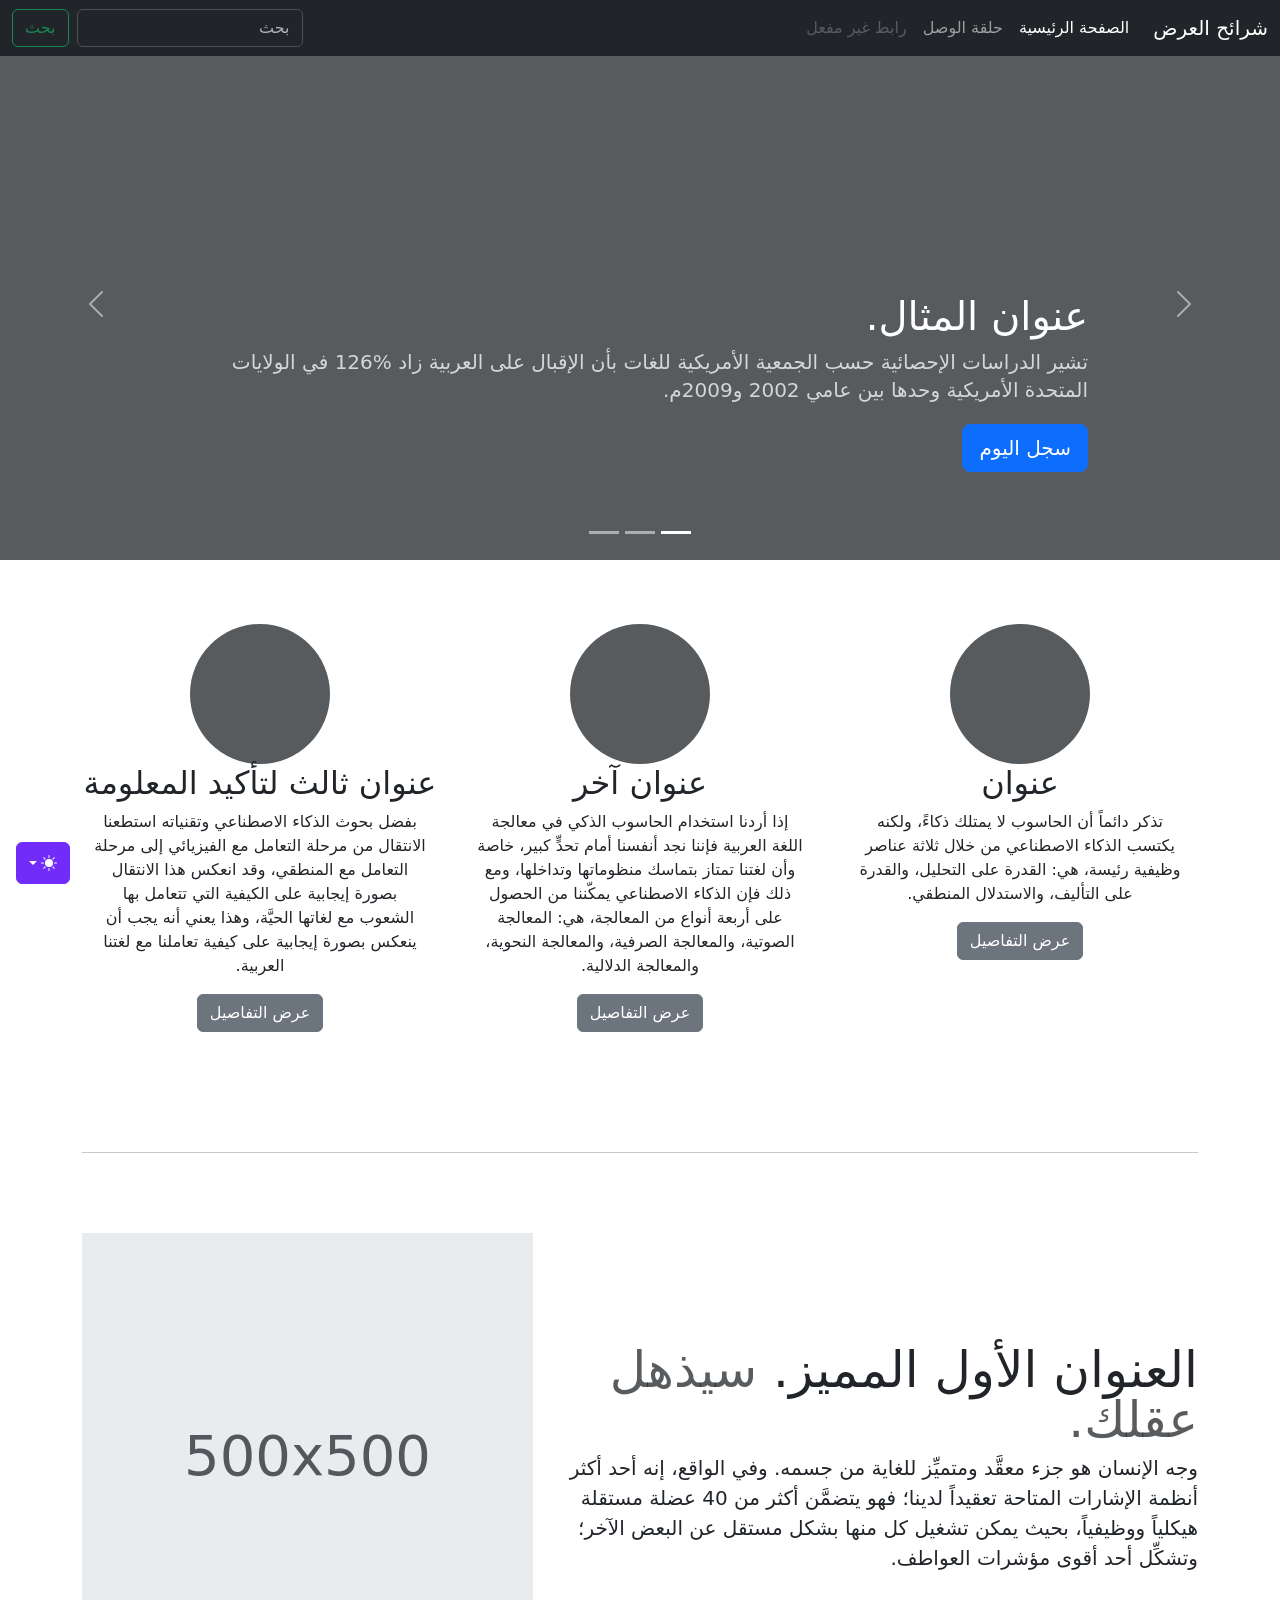
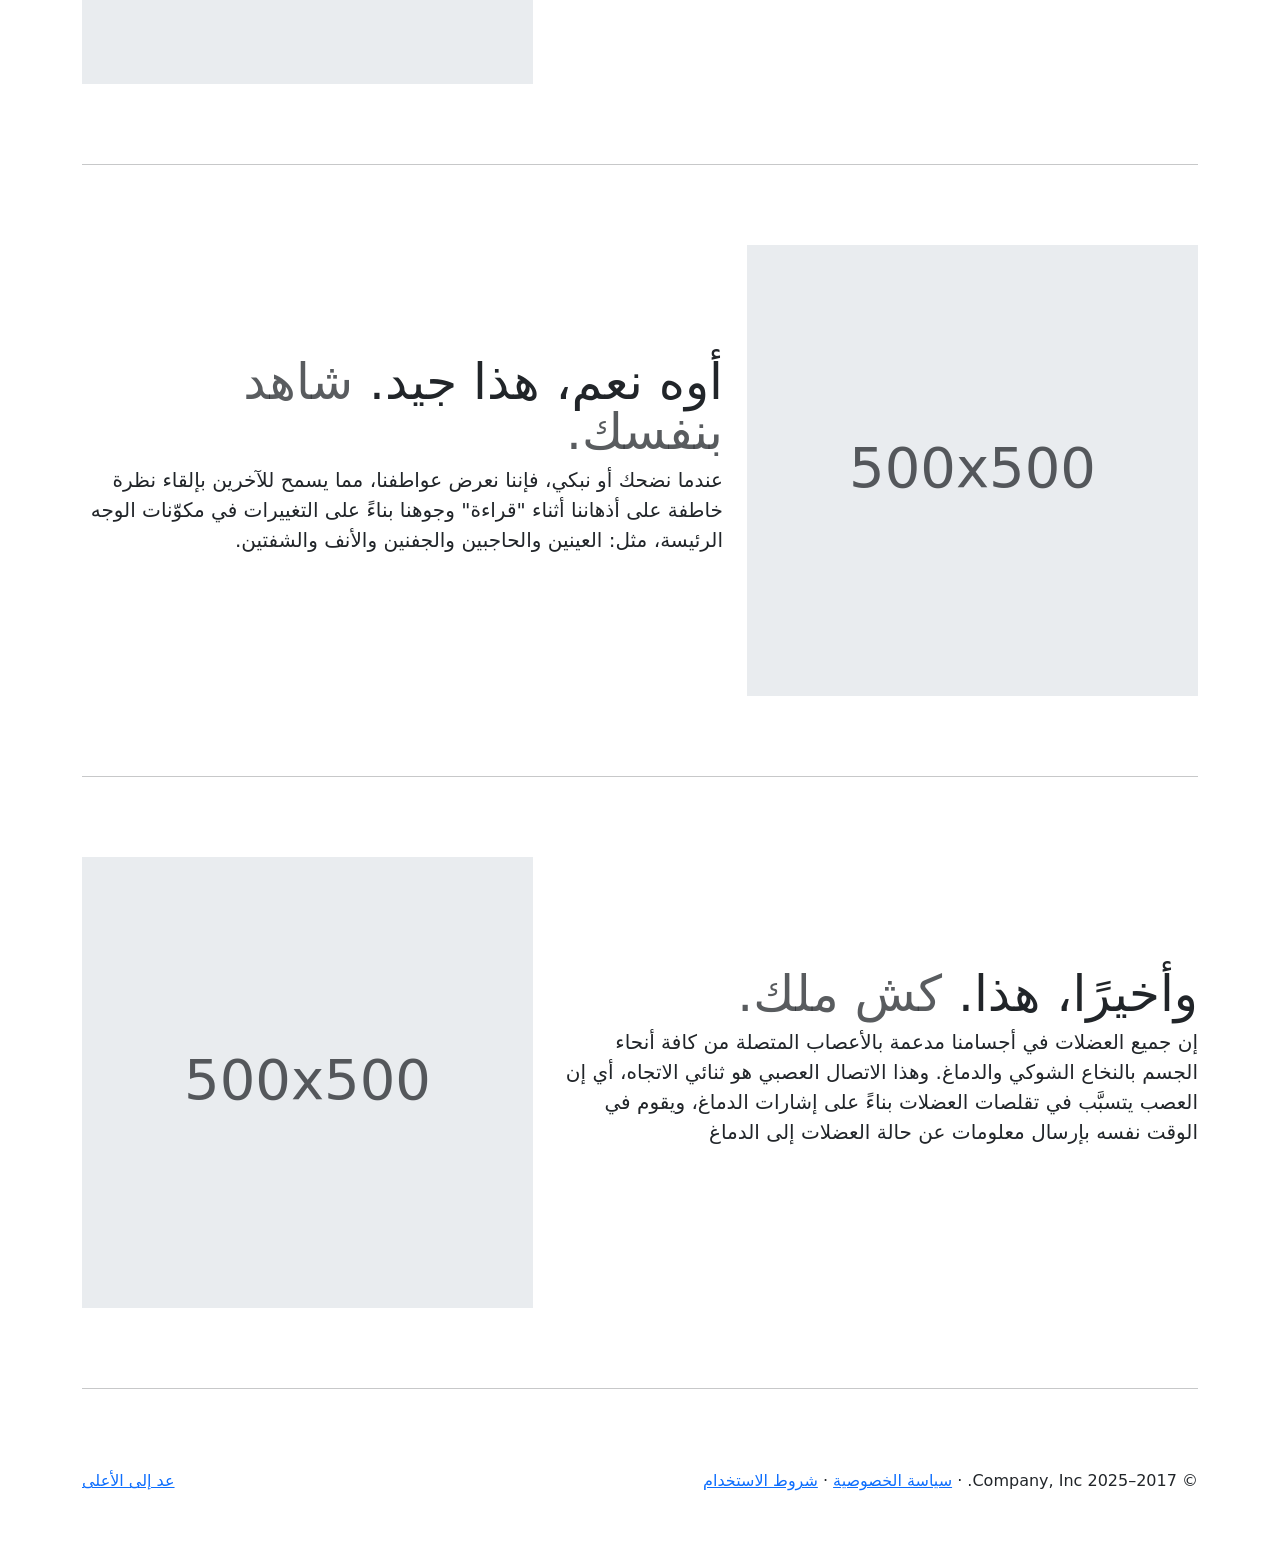
<file: Clases de reforzamiento/Reforzamiento 04-07-2026/bootstrap-5.3.8-examples/carousel-rtl/index.html>
<!doctype html>
<html lang="ar" dir="rtl" data-bs-theme="auto">
  <head>
    <meta charset="utf-8" />
    <meta name="viewport" content="width=device-width, initial-scale=1" />
    <meta name="description" content="" />
    <meta
      name="author"
      content="Mark Otto, Jacob Thornton, and Bootstrap contributors"
    />
    <meta name="generator" content="Astro v5.13.2" />
    <title>قالب شرائح العرض · Bootstrap v5.3</title>
    <link
      rel="canonical"
      href="https://getbootstrap.com/docs/5.3/examples/carousel-rtl/"
    />
    <script src="../assets/js/color-modes.js"></script>
    <link href="../assets/dist/css/bootstrap.rtl.min.css" rel="stylesheet" />
    <meta name="theme-color" content="#712cf9" />
    <link href="../carousel/carousel.rtl.css" rel="stylesheet" />
    <style>
      .bd-placeholder-img {
        font-size: 1.125rem;
        text-anchor: middle;
        -webkit-user-select: none;
        -moz-user-select: none;
        user-select: none;
      }
      @media (min-width: 768px) {
        .bd-placeholder-img-lg {
          font-size: 3.5rem;
        }
      }
      .b-example-divider {
        width: 100%;
        height: 3rem;
        background-color: #0000001a;
        border: solid rgba(0, 0, 0, 0.15);
        border-width: 1px 0;
        box-shadow:
          inset 0 0.5em 1.5em #0000001a,
          inset 0 0.125em 0.5em #00000026;
      }
      .b-example-vr {
        flex-shrink: 0;
        width: 1.5rem;
        height: 100vh;
      }
      .bi {
        vertical-align: -0.125em;
        fill: currentColor;
      }
      .nav-scroller {
        position: relative;
        z-index: 2;
        height: 2.75rem;
        overflow-y: hidden;
      }
      .nav-scroller .nav {
        display: flex;
        flex-wrap: nowrap;
        padding-bottom: 1rem;
        margin-top: -1px;
        overflow-x: auto;
        text-align: center;
        white-space: nowrap;
        -webkit-overflow-scrolling: touch;
      }
      .btn-bd-primary {
        --bd-violet-bg: #712cf9;
        --bd-violet-rgb: 112.520718, 44.062154, 249.437846;
        --bs-btn-font-weight: 600;
        --bs-btn-color: var(--bs-white);
        --bs-btn-bg: var(--bd-violet-bg);
        --bs-btn-border-color: var(--bd-violet-bg);
        --bs-btn-hover-color: var(--bs-white);
        --bs-btn-hover-bg: #6528e0;
        --bs-btn-hover-border-color: #6528e0;
        --bs-btn-focus-shadow-rgb: var(--bd-violet-rgb);
        --bs-btn-active-color: var(--bs-btn-hover-color);
        --bs-btn-active-bg: #5a23c8;
        --bs-btn-active-border-color: #5a23c8;
      }
      .bd-mode-toggle {
        z-index: 1500;
      }
      .bd-mode-toggle .bi {
        width: 1em;
        height: 1em;
      }
      .bd-mode-toggle .dropdown-menu .active .bi {
        display: block !important;
      }
    </style>
  </head>
  <body>
    <svg xmlns="http://www.w3.org/2000/svg" class="d-none">
      <symbol id="check2" viewBox="0 0 16 16">
        <path
          d="M13.854 3.646a.5.5 0 0 1 0 .708l-7 7a.5.5 0 0 1-.708 0l-3.5-3.5a.5.5 0 1 1 .708-.708L6.5 10.293l6.646-6.647a.5.5 0 0 1 .708 0z"
        ></path>
      </symbol>
      <symbol id="circle-half" viewBox="0 0 16 16">
        <path
          d="M8 15A7 7 0 1 0 8 1v14zm0 1A8 8 0 1 1 8 0a8 8 0 0 1 0 16z"
        ></path>
      </symbol>
      <symbol id="moon-stars-fill" viewBox="0 0 16 16">
        <path
          d="M6 .278a.768.768 0 0 1 .08.858 7.208 7.208 0 0 0-.878 3.46c0 4.021 3.278 7.277 7.318 7.277.527 0 1.04-.055 1.533-.16a.787.787 0 0 1 .81.316.733.733 0 0 1-.031.893A8.349 8.349 0 0 1 8.344 16C3.734 16 0 12.286 0 7.71 0 4.266 2.114 1.312 5.124.06A.752.752 0 0 1 6 .278z"
        ></path>
        <path
          d="M10.794 3.148a.217.217 0 0 1 .412 0l.387 1.162c.173.518.579.924 1.097 1.097l1.162.387a.217.217 0 0 1 0 .412l-1.162.387a1.734 1.734 0 0 0-1.097 1.097l-.387 1.162a.217.217 0 0 1-.412 0l-.387-1.162A1.734 1.734 0 0 0 9.31 6.593l-1.162-.387a.217.217 0 0 1 0-.412l1.162-.387a1.734 1.734 0 0 0 1.097-1.097l.387-1.162zM13.863.099a.145.145 0 0 1 .274 0l.258.774c.115.346.386.617.732.732l.774.258a.145.145 0 0 1 0 .274l-.774.258a1.156 1.156 0 0 0-.732.732l-.258.774a.145.145 0 0 1-.274 0l-.258-.774a1.156 1.156 0 0 0-.732-.732l-.774-.258a.145.145 0 0 1 0-.274l.774-.258c.346-.115.617-.386.732-.732L13.863.1z"
        ></path>
      </symbol>
      <symbol id="sun-fill" viewBox="0 0 16 16">
        <path
          d="M8 12a4 4 0 1 0 0-8 4 4 0 0 0 0 8zM8 0a.5.5 0 0 1 .5.5v2a.5.5 0 0 1-1 0v-2A.5.5 0 0 1 8 0zm0 13a.5.5 0 0 1 .5.5v2a.5.5 0 0 1-1 0v-2A.5.5 0 0 1 8 13zm8-5a.5.5 0 0 1-.5.5h-2a.5.5 0 0 1 0-1h2a.5.5 0 0 1 .5.5zM3 8a.5.5 0 0 1-.5.5h-2a.5.5 0 0 1 0-1h2A.5.5 0 0 1 3 8zm10.657-5.657a.5.5 0 0 1 0 .707l-1.414 1.415a.5.5 0 1 1-.707-.708l1.414-1.414a.5.5 0 0 1 .707 0zm-9.193 9.193a.5.5 0 0 1 0 .707L3.05 13.657a.5.5 0 0 1-.707-.707l1.414-1.414a.5.5 0 0 1 .707 0zm9.193 2.121a.5.5 0 0 1-.707 0l-1.414-1.414a.5.5 0 0 1 .707-.707l1.414 1.414a.5.5 0 0 1 0 .707zM4.464 4.465a.5.5 0 0 1-.707 0L2.343 3.05a.5.5 0 1 1 .707-.707l1.414 1.414a.5.5 0 0 1 0 .708z"
        ></path>
      </symbol>
    </svg>
    <div
      class="dropdown position-fixed bottom-0 end-0 mb-3 me-3 bd-mode-toggle"
    >
      <button
        class="btn btn-bd-primary py-2 dropdown-toggle d-flex align-items-center"
        id="bd-theme"
        type="button"
        aria-expanded="false"
        data-bs-toggle="dropdown"
        aria-label="Toggle theme (auto)"
      >
        <svg class="bi my-1 theme-icon-active" aria-hidden="true">
          <use href="#circle-half"></use>
        </svg>
        <span class="visually-hidden" id="bd-theme-text">Toggle theme</span>
      </button>
      <ul
        class="dropdown-menu dropdown-menu-end shadow"
        aria-labelledby="bd-theme-text"
      >
        <li>
          <button
            type="button"
            class="dropdown-item d-flex align-items-center"
            data-bs-theme-value="light"
            aria-pressed="false"
          >
            <svg class="bi me-2 opacity-50" aria-hidden="true">
              <use href="#sun-fill"></use>
            </svg>
            Light
            <svg class="bi ms-auto d-none" aria-hidden="true">
              <use href="#check2"></use>
            </svg>
          </button>
        </li>
        <li>
          <button
            type="button"
            class="dropdown-item d-flex align-items-center"
            data-bs-theme-value="dark"
            aria-pressed="false"
          >
            <svg class="bi me-2 opacity-50" aria-hidden="true">
              <use href="#moon-stars-fill"></use>
            </svg>
            Dark
            <svg class="bi ms-auto d-none" aria-hidden="true">
              <use href="#check2"></use>
            </svg>
          </button>
        </li>
        <li>
          <button
            type="button"
            class="dropdown-item d-flex align-items-center active"
            data-bs-theme-value="auto"
            aria-pressed="true"
          >
            <svg class="bi me-2 opacity-50" aria-hidden="true">
              <use href="#circle-half"></use>
            </svg>
            Auto
            <svg class="bi ms-auto d-none" aria-hidden="true">
              <use href="#check2"></use>
            </svg>
          </button>
        </li>
      </ul>
    </div>
    <header data-bs-theme="dark">
      <nav class="navbar navbar-expand-md navbar-dark fixed-top bg-dark">
        <div class="container-fluid">
          <a class="navbar-brand" href="#">شرائح العرض</a>
          <button
            class="navbar-toggler"
            type="button"
            data-bs-toggle="collapse"
            data-bs-target="#navbarCollapse"
            aria-controls="navbarCollapse"
            aria-expanded="false"
            aria-label="تبديل التنقل"
          >
            <span class="navbar-toggler-icon"></span>
          </button>
          <div class="collapse navbar-collapse" id="navbarCollapse">
            <ul class="navbar-nav me-auto mb-2 mb-md-0">
              <li class="nav-item">
                <a class="nav-link active" aria-current="page" href="#"
                  >الصفحة الرئيسية</a
                >
              </li>
              <li class="nav-item">
                <a class="nav-link" href="#">حلقة الوصل</a>
              </li>
              <li class="nav-item">
                <a class="nav-link disabled" aria-disabled="true"
                  >رابط غير مفعل</a
                >
              </li>
            </ul>
            <form class="d-flex" role="search">
              <input
                class="form-control me-2"
                type="search"
                placeholder="بحث"
                aria-label="بحث"
              />
              <button class="btn btn-outline-success" type="submit">بحث</button>
            </form>
          </div>
        </div>
      </nav>
    </header>
    <main>
      <div id="myCarousel" class="carousel slide mb-6" data-bs-ride="carousel">
        <div class="carousel-indicators">
          <button
            type="button"
            data-bs-target="#myCarousel"
            data-bs-slide-to="0"
            class="active"
            aria-current="true"
            aria-label="Slide 1"
          ></button>
          <button
            type="button"
            data-bs-target="#myCarousel"
            data-bs-slide-to="1"
            aria-label="Slide 2"
          ></button>
          <button
            type="button"
            data-bs-target="#myCarousel"
            data-bs-slide-to="2"
            aria-label="Slide 3"
          ></button>
        </div>
        <div class="carousel-inner">
          <div class="carousel-item active">
            <svg
              aria-hidden="true"
              class="bd-placeholder-img"
              height="100%"
              preserveAspectRatio="xMidYMid slice"
              width="100%"
              xmlns="http://www.w3.org/2000/svg"
            >
              <rect
                width="100%"
                height="100%"
                fill="var(--bs-secondary-color)"
              ></rect>
            </svg>
            <div class="container">
              <div class="carousel-caption text-start">
                <h1>عنوان المثال.</h1>
                <p class="opacity-75">
                  تشير الدراسات الإحصائية حسب الجمعية الأمريكية للغات بأن
                  الإقبال على العربية زاد %126 في الولايات المتحدة الأمريكية
                  وحدها بين عامي 2002 و2009م.
                </p>
                <p><a class="btn btn-lg btn-primary" href="#">سجل اليوم</a></p>
              </div>
            </div>
          </div>
          <div class="carousel-item">
            <svg
              aria-hidden="true"
              class="bd-placeholder-img"
              height="100%"
              preserveAspectRatio="xMidYMid slice"
              width="100%"
              xmlns="http://www.w3.org/2000/svg"
            >
              <rect
                width="100%"
                height="100%"
                fill="var(--bs-secondary-color)"
              ></rect>
            </svg>
            <div class="container">
              <div class="carousel-caption">
                <h1>عنوان مثال آخر.</h1>
                <p>
                  حسب المجلس الثقافي البريطاني فإن تعليم الإنجليزية داخل
                  بريطانيا يسهم في تعزيز اقتصادها بما يتجاوز ملياري جنيه سنوياً،
                  كما أنه وفر أكثر من 26 ألف وظيفة.
                </p>
                <p><a class="btn btn-lg btn-primary" href="#">أعرف أكثر</a></p>
              </div>
            </div>
          </div>
          <div class="carousel-item">
            <svg
              aria-hidden="true"
              class="bd-placeholder-img"
              height="100%"
              preserveAspectRatio="xMidYMid slice"
              width="100%"
              xmlns="http://www.w3.org/2000/svg"
            >
              <rect
                width="100%"
                height="100%"
                fill="var(--bs-secondary-color)"
              ></rect>
            </svg>
            <div class="container">
              <div class="carousel-caption text-end">
                <h1>واحد أكثر لقياس جيد.</h1>
                <p>
                  الإحصاءات لحجم الاستثمار اللغوي خارج بريطانيا تتفاوت من سنة
                  لأخرى إلا أن المدير التنفيذي للمجلس الثقافي البريطاني إدي
                  بايرز يرى أن استثمار تعليم الإنجليزية في الخارج لا يحسب على
                  المستوى المالي فحسب بل على المستوى السياسي أيضاً.
                </p>
                <p>
                  <a class="btn btn-lg btn-primary" href="#">تصفح المعرض</a>
                </p>
              </div>
            </div>
          </div>
        </div>
        <button
          class="carousel-control-prev"
          type="button"
          data-bs-target="#myCarousel"
          data-bs-slide="prev"
        >
          <span class="carousel-control-prev-icon" aria-hidden="true"></span>
          <span class="visually-hidden">السابق</span>
        </button>
        <button
          class="carousel-control-next"
          type="button"
          data-bs-target="#myCarousel"
          data-bs-slide="next"
        >
          <span class="carousel-control-next-icon" aria-hidden="true"></span>
          <span class="visually-hidden">التالي</span>
        </button>
      </div>
      <!-- Marketing messaging and featurettes
  ================================================== -->
      <!-- Wrap the rest of the page in another container to center all the content. -->
      <div class="container marketing">
        <!-- Three columns of text below the carousel -->
        <div class="row">
          <div class="col-lg-4">
            <svg
              aria-label="Placeholder"
              class="bd-placeholder-img rounded-circle"
              height="140"
              preserveAspectRatio="xMidYMid slice"
              role="img"
              width="140"
              xmlns="http://www.w3.org/2000/svg"
            >
              <title>Placeholder</title>
              <rect
                width="100%"
                height="100%"
                fill="var(--bs-secondary-color)"
              ></rect>
            </svg>
            <h2 class="fw-normal">عنوان</h2>
            <p>
              تذكر دائماً أن الحاسوب لا يمتلك ذكاءً، ولكنه يكتسب الذكاء
              الاصطناعي من خلال ثلاثة عناصر وظيفية رئيسة، هي: القدرة على
              التحليل، والقدرة على التأليف، والاستدلال المنطقي.
            </p>
            <p><a class="btn btn-secondary" href="#">عرض التفاصيل</a></p>
          </div>
          <!-- /.col-lg-4 -->
          <div class="col-lg-4">
            <svg
              aria-label="Placeholder"
              class="bd-placeholder-img rounded-circle"
              height="140"
              preserveAspectRatio="xMidYMid slice"
              role="img"
              width="140"
              xmlns="http://www.w3.org/2000/svg"
            >
              <title>Placeholder</title>
              <rect
                width="100%"
                height="100%"
                fill="var(--bs-secondary-color)"
              ></rect>
            </svg>
            <h2 class="fw-normal">عنوان آخر</h2>
            <p>
              إذا أردنا استخدام الحاسوب الذكي في معالجة اللغة العربية فإننا نجد
              أنفسنا أمام تحدٍّ كبير، خاصة وأن لغتنا تمتاز بتماسك منظوماتها
              وتداخلها، ومع ذلك فإن الذكاء الاصطناعي يمكّننا من الحصول على أربعة
              أنواع من المعالجة، هي: المعالجة الصوتية، والمعالجة الصرفية،
              والمعالجة النحوية، والمعالجة الدلالية.
            </p>
            <p><a class="btn btn-secondary" href="#">عرض التفاصيل</a></p>
          </div>
          <!-- /.col-lg-4 -->
          <div class="col-lg-4">
            <svg
              aria-label="Placeholder"
              class="bd-placeholder-img rounded-circle"
              height="140"
              preserveAspectRatio="xMidYMid slice"
              role="img"
              width="140"
              xmlns="http://www.w3.org/2000/svg"
            >
              <title>Placeholder</title>
              <rect
                width="100%"
                height="100%"
                fill="var(--bs-secondary-color)"
              ></rect>
            </svg>
            <h2 class="fw-normal">عنوان ثالث لتأكيد المعلومة</h2>
            <p>
              بفضل بحوث الذكاء الاصطناعي وتقنياته استطعنا الانتقال من مرحلة
              التعامل مع الفيزيائي إلى مرحلة التعامل مع المنطقي، وقد انعكس هذا
              الانتقال بصورة إيجابية على الكيفية التي تتعامل بها الشعوب مع
              لغاتها الحيَّة، وهذا يعني أنه يجب أن ينعكس بصورة إيجابية على كيفية
              تعاملنا مع لغتنا العربية.
            </p>
            <p><a class="btn btn-secondary" href="#">عرض التفاصيل</a></p>
          </div>
          <!-- /.col-lg-4 -->
        </div>
        <!-- /.row -->
        <!-- START THE FEATURETTES -->
        <hr class="featurette-divider" />
        <div class="row featurette">
          <div class="col-md-7">
            <h2 class="featurette-heading fw-normal lh-1">
              العنوان الأول المميز.
              <span class="text-body-secondary"> سيذهل عقلك. </span>
            </h2>
            <p class="lead">
              وجه الإنسان هو جزء معقَّد ومتميِّز للغاية من جسمه. وفي الواقع، إنه
              أحد أكثر أنظمة الإشارات المتاحة تعقيداً لدينا؛ فهو يتضمَّن أكثر من
              40 عضلة مستقلة هيكلياً ووظيفياً، بحيث يمكن تشغيل كل منها بشكل
              مستقل عن البعض الآخر؛ وتشكِّل أحد أقوى مؤشرات العواطف.
            </p>
          </div>
          <div class="col-md-5">
            <svg
              aria-label="Placeholder: 500x500"
              class="bd-placeholder-img bd-placeholder-img-lg featurette-image img-fluid mx-auto"
              height="500"
              preserveAspectRatio="xMidYMid slice"
              role="img"
              width="500"
              xmlns="http://www.w3.org/2000/svg"
            >
              <title>Placeholder</title>
              <rect
                width="100%"
                height="100%"
                fill="var(--bs-secondary-bg)"
              ></rect>
              <text x="50%" y="50%" fill="var(--bs-secondary-color)" dy=".3em">
                500x500
              </text>
            </svg>
          </div>
        </div>
        <hr class="featurette-divider" />
        <div class="row featurette">
          <div class="col-md-7 order-md-2">
            <h2 class="featurette-heading fw-normal lh-1">
              أوه نعم، هذا جيد.
              <span class="text-body-secondary"> شاهد بنفسك. </span>
            </h2>
            <p class="lead">
              عندما نضحك أو نبكي، فإننا نعرض عواطفنا، مما يسمح للآخرين بإلقاء
              نظرة خاطفة على أذهاننا أثناء "قراءة" وجوهنا بناءً على التغييرات في
              مكوّنات الوجه الرئيسة، مثل: العينين والحاجبين والجفنين والأنف
              والشفتين.
            </p>
          </div>
          <div class="col-md-5 order-md-1">
            <svg
              aria-label="Placeholder: 500x500"
              class="bd-placeholder-img bd-placeholder-img-lg featurette-image img-fluid mx-auto"
              height="500"
              preserveAspectRatio="xMidYMid slice"
              role="img"
              width="500"
              xmlns="http://www.w3.org/2000/svg"
            >
              <title>Placeholder</title>
              <rect
                width="100%"
                height="100%"
                fill="var(--bs-secondary-bg)"
              ></rect>
              <text x="50%" y="50%" fill="var(--bs-secondary-color)" dy=".3em">
                500x500
              </text>
            </svg>
          </div>
        </div>
        <hr class="featurette-divider" />
        <div class="row featurette">
          <div class="col-md-7">
            <h2 class="featurette-heading fw-normal lh-1">
              وأخيرًا، هذا. <span class="text-body-secondary"> كش ملك. </span>
            </h2>
            <p class="lead">
              إن جميع العضلات في أجسامنا مدعمة بالأعصاب المتصلة من كافة أنحاء
              الجسم بالنخاع الشوكي والدماغ. وهذا الاتصال العصبي هو ثنائي
              الاتجاه، أي إن العصب يتسبَّب في تقلصات العضلات بناءً على إشارات
              الدماغ، ويقوم في الوقت نفسه بإرسال معلومات عن حالة العضلات إلى
              الدماغ
            </p>
          </div>
          <div class="col-md-5">
            <svg
              aria-label="Placeholder: 500x500"
              class="bd-placeholder-img bd-placeholder-img-lg featurette-image img-fluid mx-auto"
              height="500"
              preserveAspectRatio="xMidYMid slice"
              role="img"
              width="500"
              xmlns="http://www.w3.org/2000/svg"
            >
              <title>Placeholder</title>
              <rect
                width="100%"
                height="100%"
                fill="var(--bs-secondary-bg)"
              ></rect>
              <text x="50%" y="50%" fill="var(--bs-secondary-color)" dy=".3em">
                500x500
              </text>
            </svg>
          </div>
        </div>
        <hr class="featurette-divider" />
        <!-- /END THE FEATURETTES -->
      </div>
      <!-- /.container -->
      <!-- FOOTER -->
      <footer class="container">
        <p class="float-end"><a href="#">عد إلى الأعلى</a></p>
        <p>
          &copy; 2017–2025 Company, Inc. &middot;
          <a href="#">سياسة الخصوصية</a> &middot; <a href="#">شروط الاستخدام</a>
        </p>
      </footer>
    </main>
    <script
      src="../assets/dist/js/bootstrap.bundle.min.js"
      class="astro-vvvwv3sm"
    ></script>
  </body>
</html>
</file>
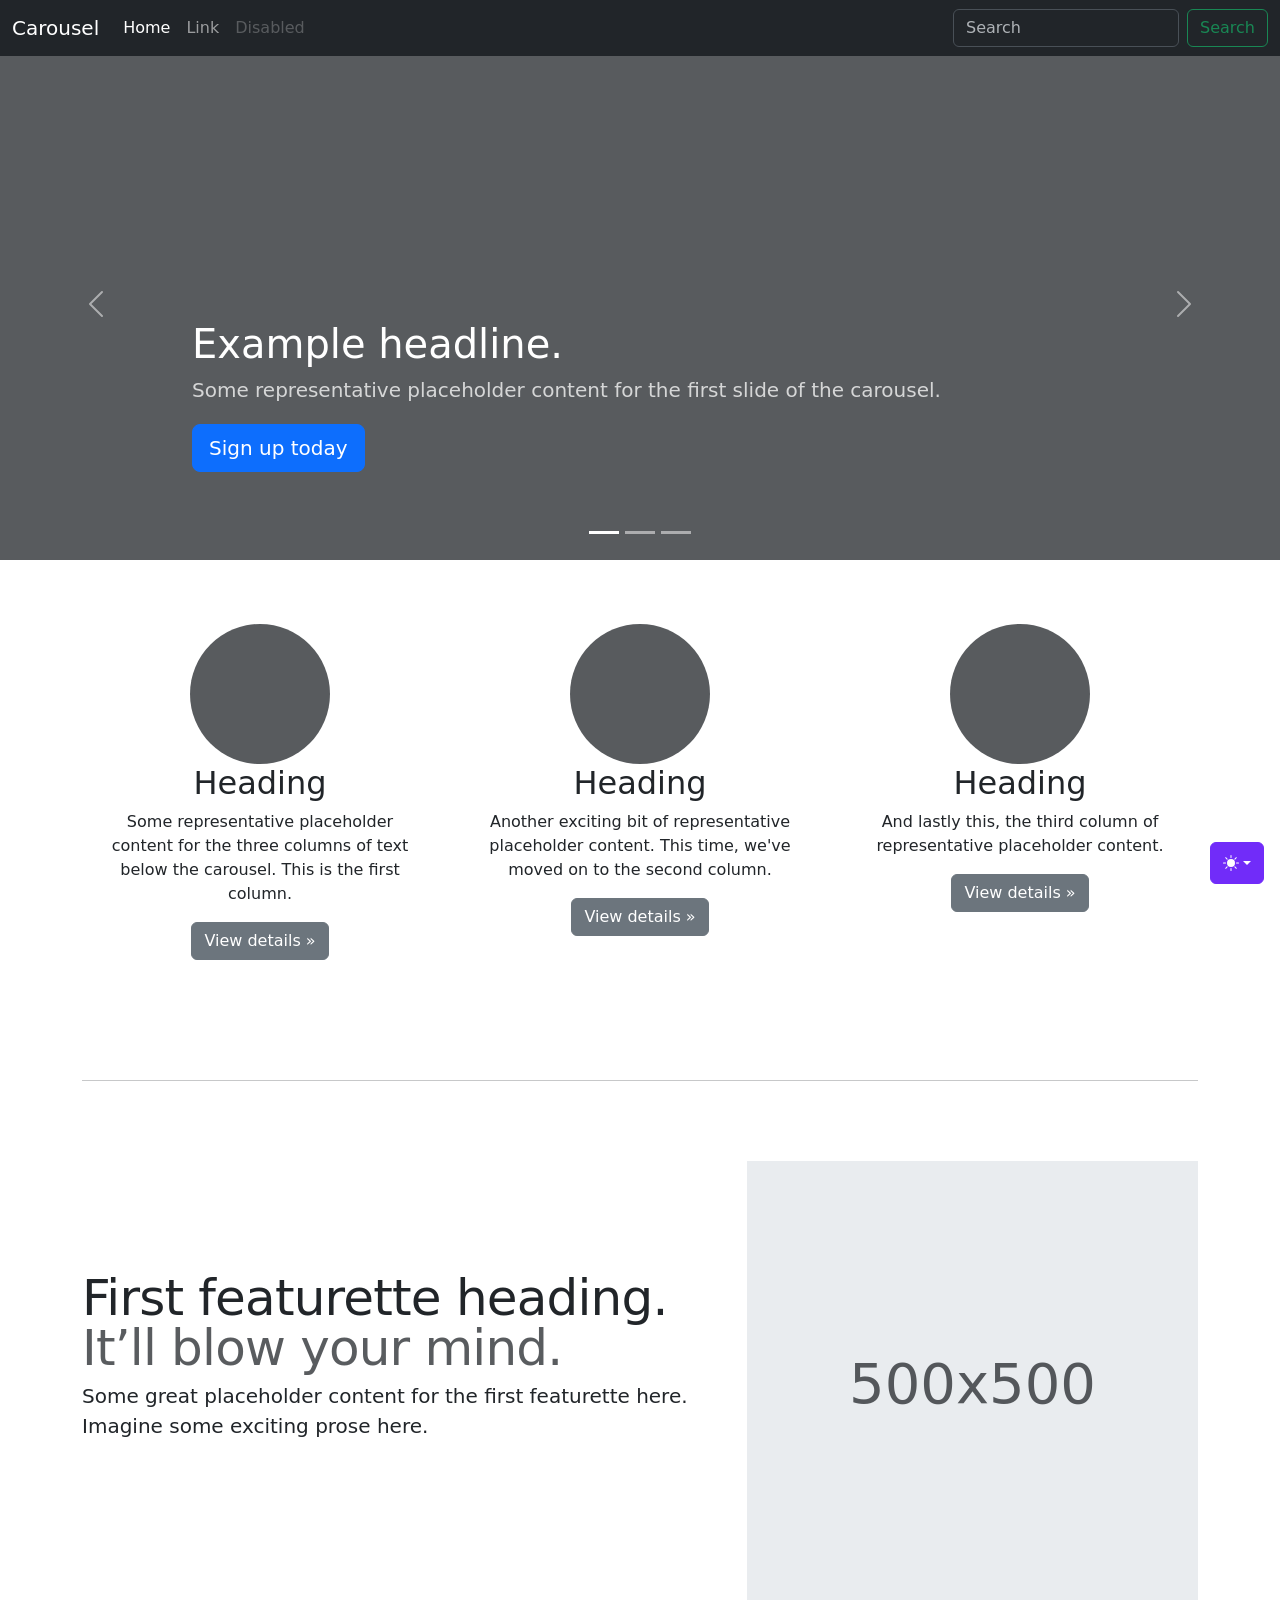
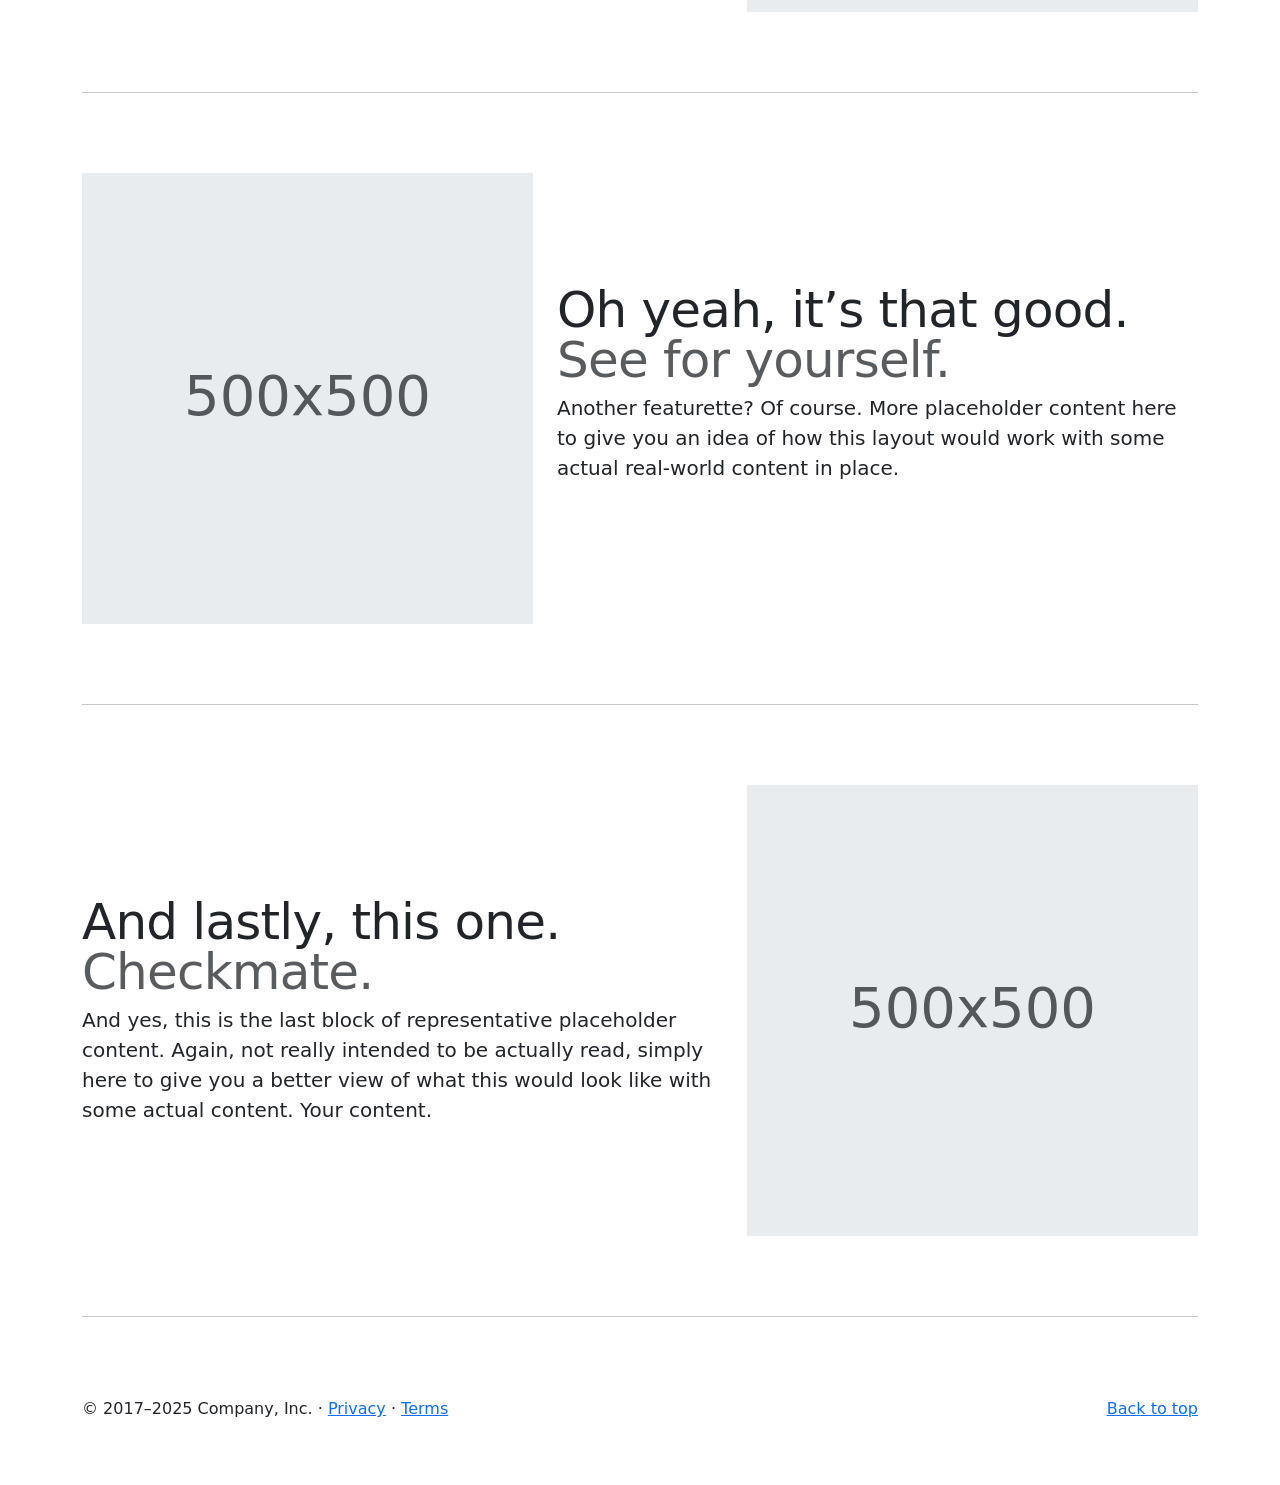
<file: Clases de reforzamiento/Reforzamiento 04-07-2026/bootstrap-5.3.8-examples/carousel/index.html>
<!doctype html>
<html lang="en" data-bs-theme="auto">
  <head>
    <meta charset="utf-8" />
    <meta name="viewport" content="width=device-width, initial-scale=1" />
    <meta name="description" content="" />
    <meta
      name="author"
      content="Mark Otto, Jacob Thornton, and Bootstrap contributors"
    />
    <meta name="generator" content="Astro v5.13.2" />
    <title>Carousel Template · Bootstrap v5.3</title>
    <link
      rel="canonical"
      href="https://getbootstrap.com/docs/5.3/examples/carousel/"
    />
    <script src="../assets/js/color-modes.js"></script>
    <link href="../assets/dist/css/bootstrap.min.css" rel="stylesheet" />
    <meta name="theme-color" content="#712cf9" />
    <link href="carousel.css" rel="stylesheet" />
    <style>
      .bd-placeholder-img {
        font-size: 1.125rem;
        text-anchor: middle;
        -webkit-user-select: none;
        -moz-user-select: none;
        user-select: none;
      }
      @media (min-width: 768px) {
        .bd-placeholder-img-lg {
          font-size: 3.5rem;
        }
      }
      .b-example-divider {
        width: 100%;
        height: 3rem;
        background-color: #0000001a;
        border: solid rgba(0, 0, 0, 0.15);
        border-width: 1px 0;
        box-shadow:
          inset 0 0.5em 1.5em #0000001a,
          inset 0 0.125em 0.5em #00000026;
      }
      .b-example-vr {
        flex-shrink: 0;
        width: 1.5rem;
        height: 100vh;
      }
      .bi {
        vertical-align: -0.125em;
        fill: currentColor;
      }
      .nav-scroller {
        position: relative;
        z-index: 2;
        height: 2.75rem;
        overflow-y: hidden;
      }
      .nav-scroller .nav {
        display: flex;
        flex-wrap: nowrap;
        padding-bottom: 1rem;
        margin-top: -1px;
        overflow-x: auto;
        text-align: center;
        white-space: nowrap;
        -webkit-overflow-scrolling: touch;
      }
      .btn-bd-primary {
        --bd-violet-bg: #712cf9;
        --bd-violet-rgb: 112.520718, 44.062154, 249.437846;
        --bs-btn-font-weight: 600;
        --bs-btn-color: var(--bs-white);
        --bs-btn-bg: var(--bd-violet-bg);
        --bs-btn-border-color: var(--bd-violet-bg);
        --bs-btn-hover-color: var(--bs-white);
        --bs-btn-hover-bg: #6528e0;
        --bs-btn-hover-border-color: #6528e0;
        --bs-btn-focus-shadow-rgb: var(--bd-violet-rgb);
        --bs-btn-active-color: var(--bs-btn-hover-color);
        --bs-btn-active-bg: #5a23c8;
        --bs-btn-active-border-color: #5a23c8;
      }
      .bd-mode-toggle {
        z-index: 1500;
      }
      .bd-mode-toggle .bi {
        width: 1em;
        height: 1em;
      }
      .bd-mode-toggle .dropdown-menu .active .bi {
        display: block !important;
      }
    </style>
  </head>
  <body>
    <svg xmlns="http://www.w3.org/2000/svg" class="d-none">
      <symbol id="check2" viewBox="0 0 16 16">
        <path
          d="M13.854 3.646a.5.5 0 0 1 0 .708l-7 7a.5.5 0 0 1-.708 0l-3.5-3.5a.5.5 0 1 1 .708-.708L6.5 10.293l6.646-6.647a.5.5 0 0 1 .708 0z"
        ></path>
      </symbol>
      <symbol id="circle-half" viewBox="0 0 16 16">
        <path
          d="M8 15A7 7 0 1 0 8 1v14zm0 1A8 8 0 1 1 8 0a8 8 0 0 1 0 16z"
        ></path>
      </symbol>
      <symbol id="moon-stars-fill" viewBox="0 0 16 16">
        <path
          d="M6 .278a.768.768 0 0 1 .08.858 7.208 7.208 0 0 0-.878 3.46c0 4.021 3.278 7.277 7.318 7.277.527 0 1.04-.055 1.533-.16a.787.787 0 0 1 .81.316.733.733 0 0 1-.031.893A8.349 8.349 0 0 1 8.344 16C3.734 16 0 12.286 0 7.71 0 4.266 2.114 1.312 5.124.06A.752.752 0 0 1 6 .278z"
        ></path>
        <path
          d="M10.794 3.148a.217.217 0 0 1 .412 0l.387 1.162c.173.518.579.924 1.097 1.097l1.162.387a.217.217 0 0 1 0 .412l-1.162.387a1.734 1.734 0 0 0-1.097 1.097l-.387 1.162a.217.217 0 0 1-.412 0l-.387-1.162A1.734 1.734 0 0 0 9.31 6.593l-1.162-.387a.217.217 0 0 1 0-.412l1.162-.387a1.734 1.734 0 0 0 1.097-1.097l.387-1.162zM13.863.099a.145.145 0 0 1 .274 0l.258.774c.115.346.386.617.732.732l.774.258a.145.145 0 0 1 0 .274l-.774.258a1.156 1.156 0 0 0-.732.732l-.258.774a.145.145 0 0 1-.274 0l-.258-.774a1.156 1.156 0 0 0-.732-.732l-.774-.258a.145.145 0 0 1 0-.274l.774-.258c.346-.115.617-.386.732-.732L13.863.1z"
        ></path>
      </symbol>
      <symbol id="sun-fill" viewBox="0 0 16 16">
        <path
          d="M8 12a4 4 0 1 0 0-8 4 4 0 0 0 0 8zM8 0a.5.5 0 0 1 .5.5v2a.5.5 0 0 1-1 0v-2A.5.5 0 0 1 8 0zm0 13a.5.5 0 0 1 .5.5v2a.5.5 0 0 1-1 0v-2A.5.5 0 0 1 8 13zm8-5a.5.5 0 0 1-.5.5h-2a.5.5 0 0 1 0-1h2a.5.5 0 0 1 .5.5zM3 8a.5.5 0 0 1-.5.5h-2a.5.5 0 0 1 0-1h2A.5.5 0 0 1 3 8zm10.657-5.657a.5.5 0 0 1 0 .707l-1.414 1.415a.5.5 0 1 1-.707-.708l1.414-1.414a.5.5 0 0 1 .707 0zm-9.193 9.193a.5.5 0 0 1 0 .707L3.05 13.657a.5.5 0 0 1-.707-.707l1.414-1.414a.5.5 0 0 1 .707 0zm9.193 2.121a.5.5 0 0 1-.707 0l-1.414-1.414a.5.5 0 0 1 .707-.707l1.414 1.414a.5.5 0 0 1 0 .707zM4.464 4.465a.5.5 0 0 1-.707 0L2.343 3.05a.5.5 0 1 1 .707-.707l1.414 1.414a.5.5 0 0 1 0 .708z"
        ></path>
      </symbol>
    </svg>
    <div
      class="dropdown position-fixed bottom-0 end-0 mb-3 me-3 bd-mode-toggle"
    >
      <button
        class="btn btn-bd-primary py-2 dropdown-toggle d-flex align-items-center"
        id="bd-theme"
        type="button"
        aria-expanded="false"
        data-bs-toggle="dropdown"
        aria-label="Toggle theme (auto)"
      >
        <svg class="bi my-1 theme-icon-active" aria-hidden="true">
          <use href="#circle-half"></use>
        </svg>
        <span class="visually-hidden" id="bd-theme-text">Toggle theme</span>
      </button>
      <ul
        class="dropdown-menu dropdown-menu-end shadow"
        aria-labelledby="bd-theme-text"
      >
        <li>
          <button
            type="button"
            class="dropdown-item d-flex align-items-center"
            data-bs-theme-value="light"
            aria-pressed="false"
          >
            <svg class="bi me-2 opacity-50" aria-hidden="true">
              <use href="#sun-fill"></use>
            </svg>
            Light
            <svg class="bi ms-auto d-none" aria-hidden="true">
              <use href="#check2"></use>
            </svg>
          </button>
        </li>
        <li>
          <button
            type="button"
            class="dropdown-item d-flex align-items-center"
            data-bs-theme-value="dark"
            aria-pressed="false"
          >
            <svg class="bi me-2 opacity-50" aria-hidden="true">
              <use href="#moon-stars-fill"></use>
            </svg>
            Dark
            <svg class="bi ms-auto d-none" aria-hidden="true">
              <use href="#check2"></use>
            </svg>
          </button>
        </li>
        <li>
          <button
            type="button"
            class="dropdown-item d-flex align-items-center active"
            data-bs-theme-value="auto"
            aria-pressed="true"
          >
            <svg class="bi me-2 opacity-50" aria-hidden="true">
              <use href="#circle-half"></use>
            </svg>
            Auto
            <svg class="bi ms-auto d-none" aria-hidden="true">
              <use href="#check2"></use>
            </svg>
          </button>
        </li>
      </ul>
    </div>
    <header data-bs-theme="dark">
      <nav class="navbar navbar-expand-md navbar-dark fixed-top bg-dark">
        <div class="container-fluid">
          <a class="navbar-brand" href="#">Carousel</a>
          <button
            class="navbar-toggler"
            type="button"
            data-bs-toggle="collapse"
            data-bs-target="#navbarCollapse"
            aria-controls="navbarCollapse"
            aria-expanded="false"
            aria-label="Toggle navigation"
          >
            <span class="navbar-toggler-icon"></span>
          </button>
          <div class="collapse navbar-collapse" id="navbarCollapse">
            <ul class="navbar-nav me-auto mb-2 mb-md-0">
              <li class="nav-item">
                <a class="nav-link active" aria-current="page" href="#">Home</a>
              </li>
              <li class="nav-item"><a class="nav-link" href="#">Link</a></li>
              <li class="nav-item">
                <a class="nav-link disabled" aria-disabled="true">Disabled</a>
              </li>
            </ul>
            <form class="d-flex" role="search">
              <input
                class="form-control me-2"
                type="search"
                placeholder="Search"
                aria-label="Search"
              />
              <button class="btn btn-outline-success" type="submit">
                Search
              </button>
            </form>
          </div>
        </div>
      </nav>
    </header>
    <main>
      <div id="myCarousel" class="carousel slide mb-6" data-bs-ride="carousel">
        <div class="carousel-indicators">
          <button
            type="button"
            data-bs-target="#myCarousel"
            data-bs-slide-to="0"
            class="active"
            aria-current="true"
            aria-label="Slide 1"
          ></button>
          <button
            type="button"
            data-bs-target="#myCarousel"
            data-bs-slide-to="1"
            aria-label="Slide 2"
          ></button>
          <button
            type="button"
            data-bs-target="#myCarousel"
            data-bs-slide-to="2"
            aria-label="Slide 3"
          ></button>
        </div>
        <div class="carousel-inner">
          <div class="carousel-item active">
            <svg
              aria-hidden="true"
              class="bd-placeholder-img"
              height="100%"
              preserveAspectRatio="xMidYMid slice"
              width="100%"
              xmlns="http://www.w3.org/2000/svg"
            >
              <rect
                width="100%"
                height="100%"
                fill="var(--bs-secondary-color)"
              ></rect>
            </svg>
            <div class="container">
              <div class="carousel-caption text-start">
                <h1>Example headline.</h1>
                <p class="opacity-75">
                  Some representative placeholder content for the first slide of
                  the carousel.
                </p>
                <p>
                  <a class="btn btn-lg btn-primary" href="#">Sign up today</a>
                </p>
              </div>
            </div>
          </div>
          <div class="carousel-item">
            <svg
              aria-hidden="true"
              class="bd-placeholder-img"
              height="100%"
              preserveAspectRatio="xMidYMid slice"
              width="100%"
              xmlns="http://www.w3.org/2000/svg"
            >
              <rect
                width="100%"
                height="100%"
                fill="var(--bs-secondary-color)"
              ></rect>
            </svg>
            <div class="container">
              <div class="carousel-caption">
                <h1>Another example headline.</h1>
                <p>
                  Some representative placeholder content for the second slide
                  of the carousel.
                </p>
                <p><a class="btn btn-lg btn-primary" href="#">Learn more</a></p>
              </div>
            </div>
          </div>
          <div class="carousel-item">
            <svg
              aria-hidden="true"
              class="bd-placeholder-img"
              height="100%"
              preserveAspectRatio="xMidYMid slice"
              width="100%"
              xmlns="http://www.w3.org/2000/svg"
            >
              <rect
                width="100%"
                height="100%"
                fill="var(--bs-secondary-color)"
              ></rect>
            </svg>
            <div class="container">
              <div class="carousel-caption text-end">
                <h1>One more for good measure.</h1>
                <p>
                  Some representative placeholder content for the third slide of
                  this carousel.
                </p>
                <p>
                  <a class="btn btn-lg btn-primary" href="#">Browse gallery</a>
                </p>
              </div>
            </div>
          </div>
        </div>
        <button
          class="carousel-control-prev"
          type="button"
          data-bs-target="#myCarousel"
          data-bs-slide="prev"
        >
          <span class="carousel-control-prev-icon" aria-hidden="true"></span>
          <span class="visually-hidden">Previous</span>
        </button>
        <button
          class="carousel-control-next"
          type="button"
          data-bs-target="#myCarousel"
          data-bs-slide="next"
        >
          <span class="carousel-control-next-icon" aria-hidden="true"></span>
          <span class="visually-hidden">Next</span>
        </button>
      </div>
      <!-- Marketing messaging and featurettes
  ================================================== -->
      <!-- Wrap the rest of the page in another container to center all the content. -->
      <div class="container marketing">
        <!-- Three columns of text below the carousel -->
        <div class="row">
          <div class="col-lg-4">
            <svg
              aria-label="Placeholder"
              class="bd-placeholder-img rounded-circle"
              height="140"
              preserveAspectRatio="xMidYMid slice"
              role="img"
              width="140"
              xmlns="http://www.w3.org/2000/svg"
            >
              <title>Placeholder</title>
              <rect
                width="100%"
                height="100%"
                fill="var(--bs-secondary-color)"
              ></rect>
            </svg>
            <h2 class="fw-normal">Heading</h2>
            <p>
              Some representative placeholder content for the three columns of
              text below the carousel. This is the first column.
            </p>
            <p>
              <a class="btn btn-secondary" href="#">View details &raquo;</a>
            </p>
          </div>
          <!-- /.col-lg-4 -->
          <div class="col-lg-4">
            <svg
              aria-label="Placeholder"
              class="bd-placeholder-img rounded-circle"
              height="140"
              preserveAspectRatio="xMidYMid slice"
              role="img"
              width="140"
              xmlns="http://www.w3.org/2000/svg"
            >
              <title>Placeholder</title>
              <rect
                width="100%"
                height="100%"
                fill="var(--bs-secondary-color)"
              ></rect>
            </svg>
            <h2 class="fw-normal">Heading</h2>
            <p>
              Another exciting bit of representative placeholder content. This
              time, we've moved on to the second column.
            </p>
            <p>
              <a class="btn btn-secondary" href="#">View details &raquo;</a>
            </p>
          </div>
          <!-- /.col-lg-4 -->
          <div class="col-lg-4">
            <svg
              aria-label="Placeholder"
              class="bd-placeholder-img rounded-circle"
              height="140"
              preserveAspectRatio="xMidYMid slice"
              role="img"
              width="140"
              xmlns="http://www.w3.org/2000/svg"
            >
              <title>Placeholder</title>
              <rect
                width="100%"
                height="100%"
                fill="var(--bs-secondary-color)"
              ></rect>
            </svg>
            <h2 class="fw-normal">Heading</h2>
            <p>
              And lastly this, the third column of representative placeholder
              content.
            </p>
            <p>
              <a class="btn btn-secondary" href="#">View details &raquo;</a>
            </p>
          </div>
          <!-- /.col-lg-4 -->
        </div>
        <!-- /.row -->
        <!-- START THE FEATURETTES -->
        <hr class="featurette-divider" />
        <div class="row featurette">
          <div class="col-md-7">
            <h2 class="featurette-heading fw-normal lh-1">
              First featurette heading.
              <span class="text-body-secondary">It’ll blow your mind.</span>
            </h2>
            <p class="lead">
              Some great placeholder content for the first featurette here.
              Imagine some exciting prose here.
            </p>
          </div>
          <div class="col-md-5">
            <svg
              aria-label="Placeholder: 500x500"
              class="bd-placeholder-img bd-placeholder-img-lg featurette-image img-fluid mx-auto"
              height="500"
              preserveAspectRatio="xMidYMid slice"
              role="img"
              width="500"
              xmlns="http://www.w3.org/2000/svg"
            >
              <title>Placeholder</title>
              <rect
                width="100%"
                height="100%"
                fill="var(--bs-secondary-bg)"
              ></rect>
              <text x="50%" y="50%" fill="var(--bs-secondary-color)" dy=".3em">
                500x500
              </text>
            </svg>
          </div>
        </div>
        <hr class="featurette-divider" />
        <div class="row featurette">
          <div class="col-md-7 order-md-2">
            <h2 class="featurette-heading fw-normal lh-1">
              Oh yeah, it’s that good.
              <span class="text-body-secondary">See for yourself.</span>
            </h2>
            <p class="lead">
              Another featurette? Of course. More placeholder content here to
              give you an idea of how this layout would work with some actual
              real-world content in place.
            </p>
          </div>
          <div class="col-md-5 order-md-1">
            <svg
              aria-label="Placeholder: 500x500"
              class="bd-placeholder-img bd-placeholder-img-lg featurette-image img-fluid mx-auto"
              height="500"
              preserveAspectRatio="xMidYMid slice"
              role="img"
              width="500"
              xmlns="http://www.w3.org/2000/svg"
            >
              <title>Placeholder</title>
              <rect
                width="100%"
                height="100%"
                fill="var(--bs-secondary-bg)"
              ></rect>
              <text x="50%" y="50%" fill="var(--bs-secondary-color)" dy=".3em">
                500x500
              </text>
            </svg>
          </div>
        </div>
        <hr class="featurette-divider" />
        <div class="row featurette">
          <div class="col-md-7">
            <h2 class="featurette-heading fw-normal lh-1">
              And lastly, this one.
              <span class="text-body-secondary">Checkmate.</span>
            </h2>
            <p class="lead">
              And yes, this is the last block of representative placeholder
              content. Again, not really intended to be actually read, simply
              here to give you a better view of what this would look like with
              some actual content. Your content.
            </p>
          </div>
          <div class="col-md-5">
            <svg
              aria-label="Placeholder: 500x500"
              class="bd-placeholder-img bd-placeholder-img-lg featurette-image img-fluid mx-auto"
              height="500"
              preserveAspectRatio="xMidYMid slice"
              role="img"
              width="500"
              xmlns="http://www.w3.org/2000/svg"
            >
              <title>Placeholder</title>
              <rect
                width="100%"
                height="100%"
                fill="var(--bs-secondary-bg)"
              ></rect>
              <text x="50%" y="50%" fill="var(--bs-secondary-color)" dy=".3em">
                500x500
              </text>
            </svg>
          </div>
        </div>
        <hr class="featurette-divider" />
        <!-- /END THE FEATURETTES -->
      </div>
      <!-- /.container -->
      <!-- FOOTER -->
      <footer class="container">
        <p class="float-end"><a href="#">Back to top</a></p>
        <p>
          &copy; 2017–2025 Company, Inc. &middot;
          <a href="#">Privacy</a> &middot; <a href="#">Terms</a>
        </p>
      </footer>
    </main>
    <script
      src="../assets/dist/js/bootstrap.bundle.min.js"
      class="astro-vvvwv3sm"
    ></script>
  </body>
</html>
</file>
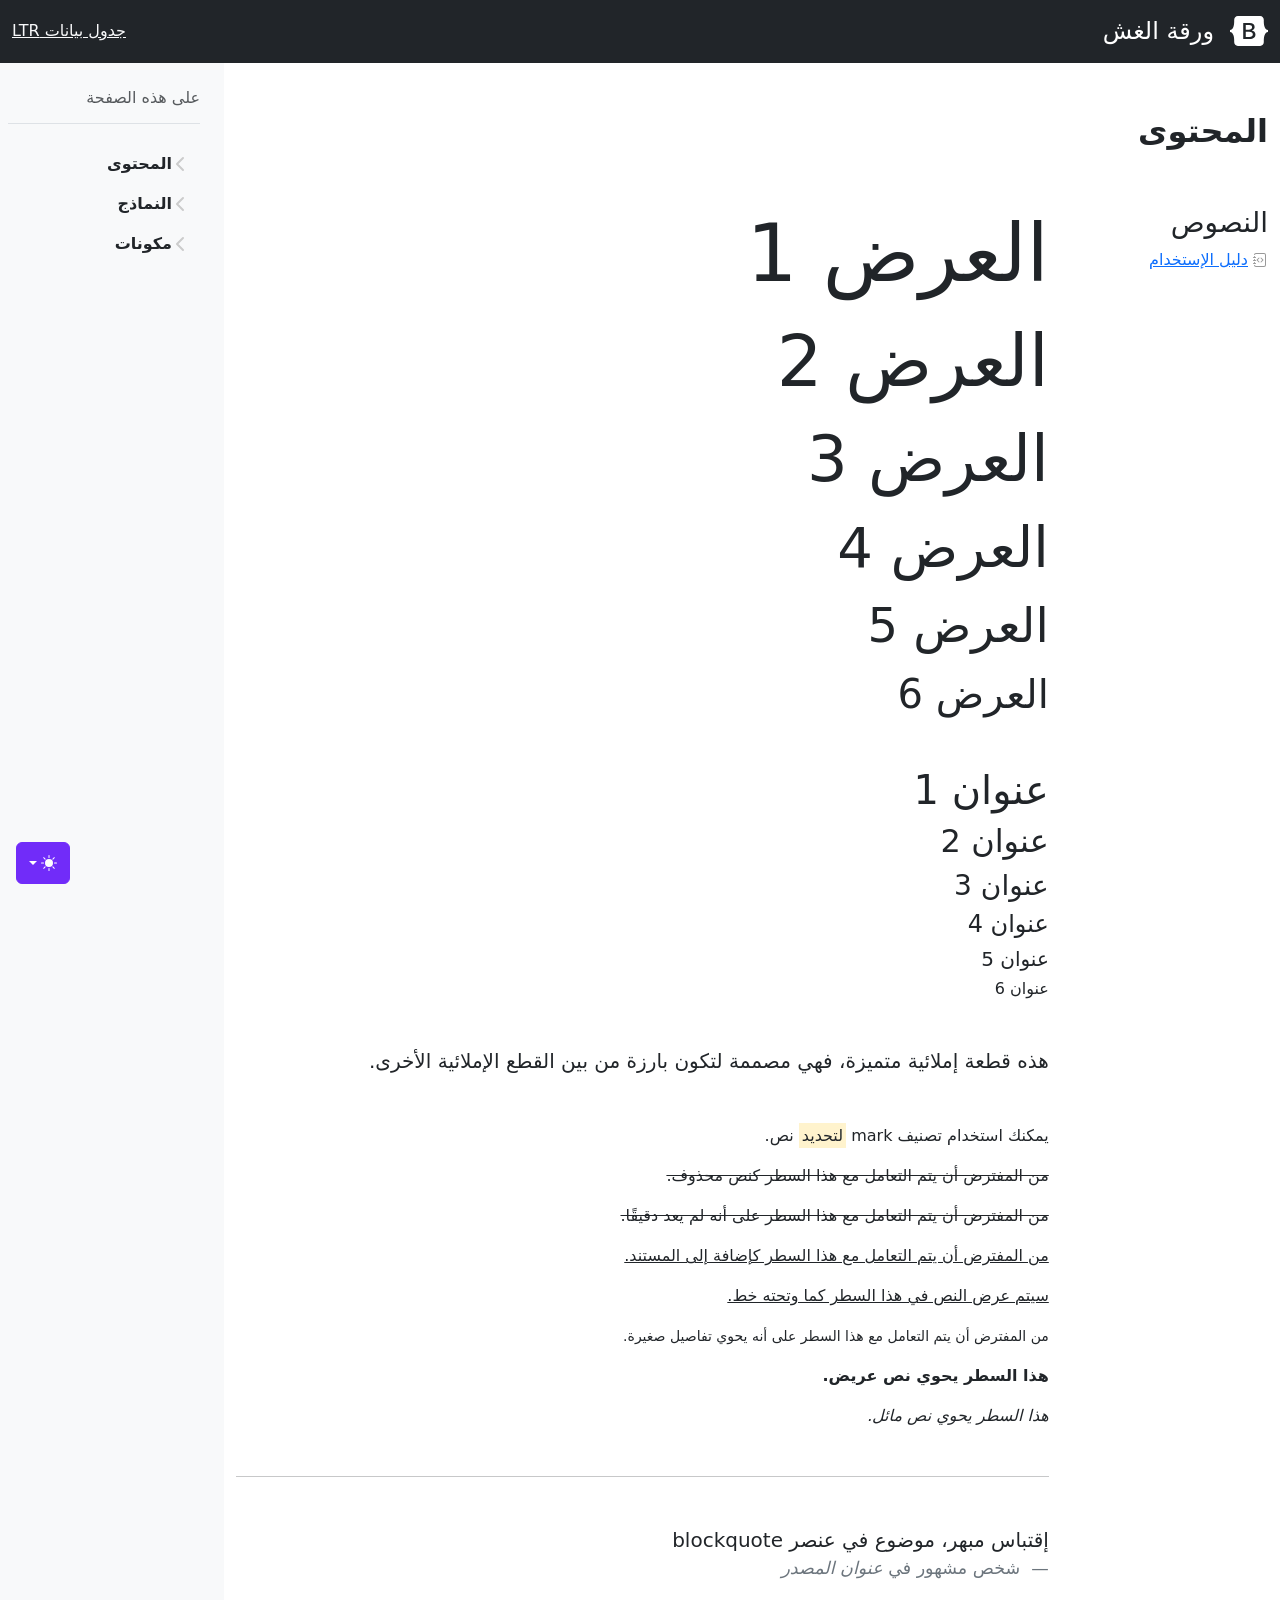
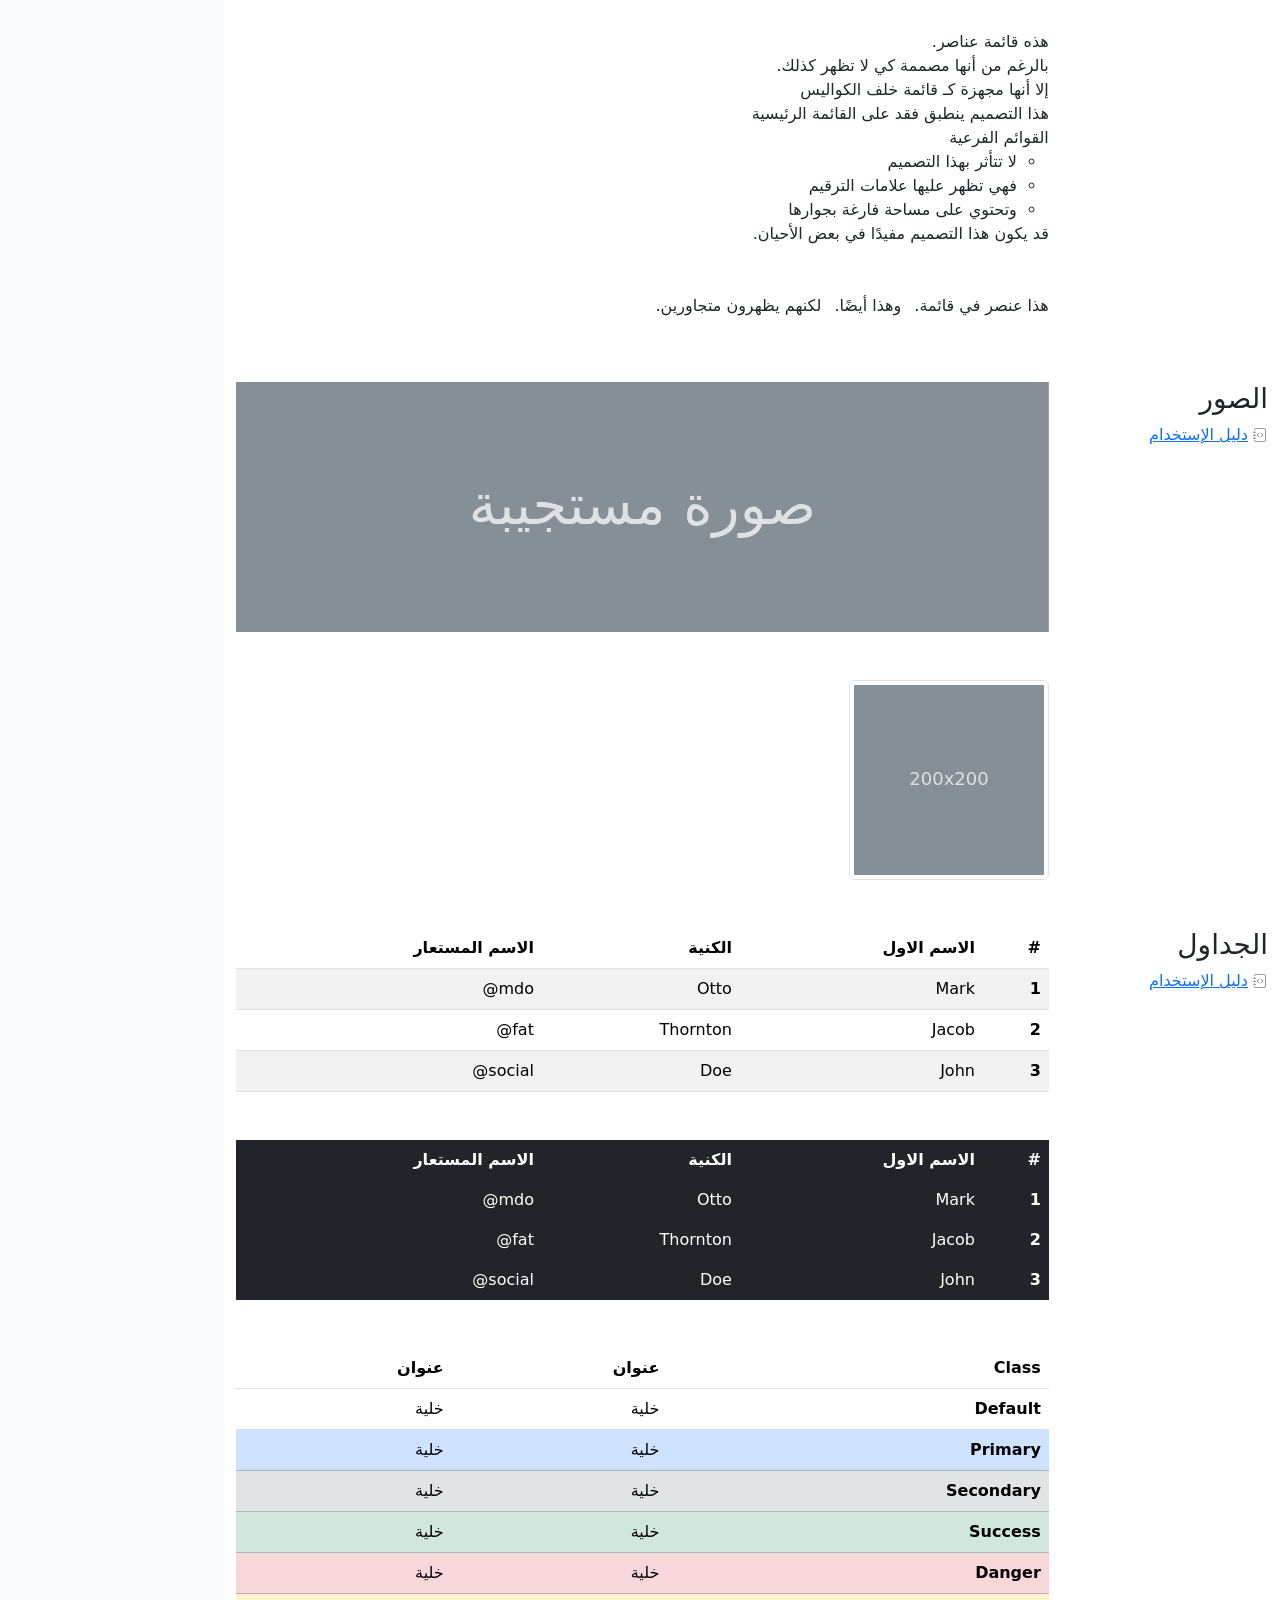
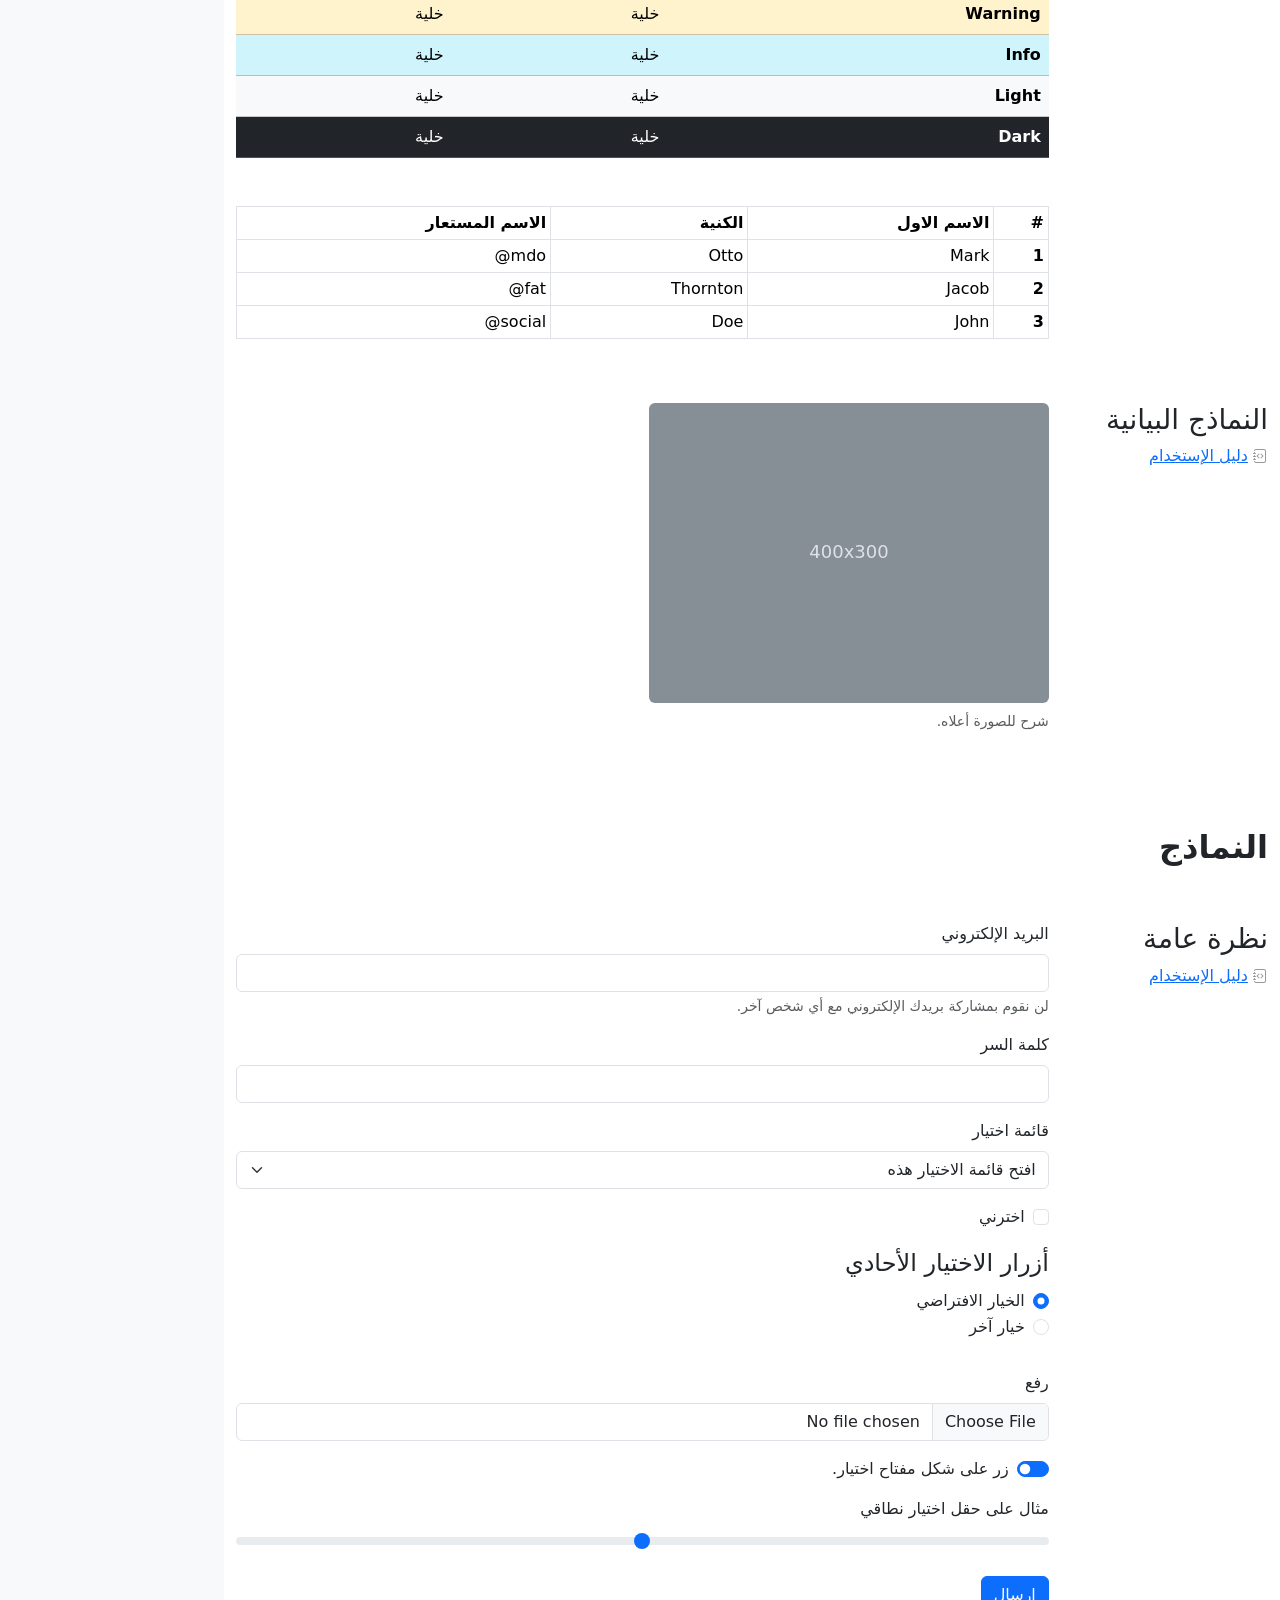
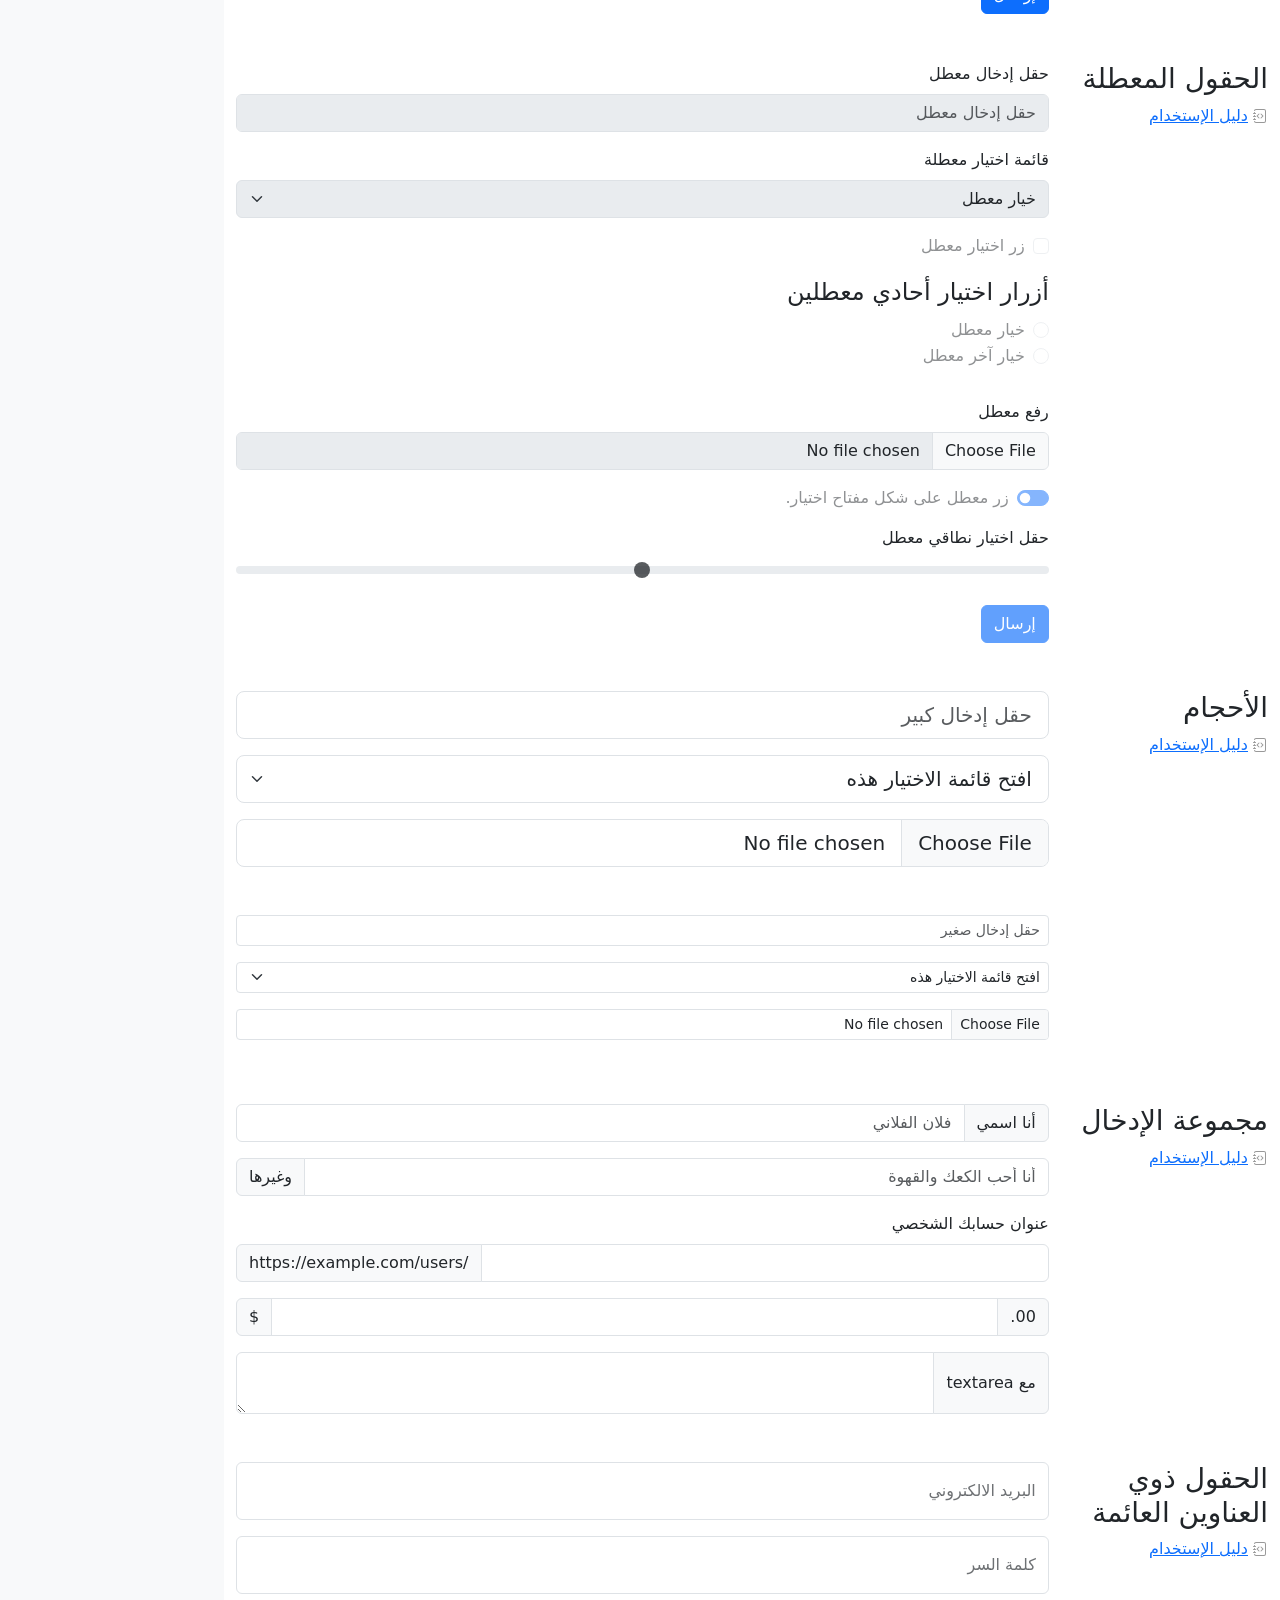
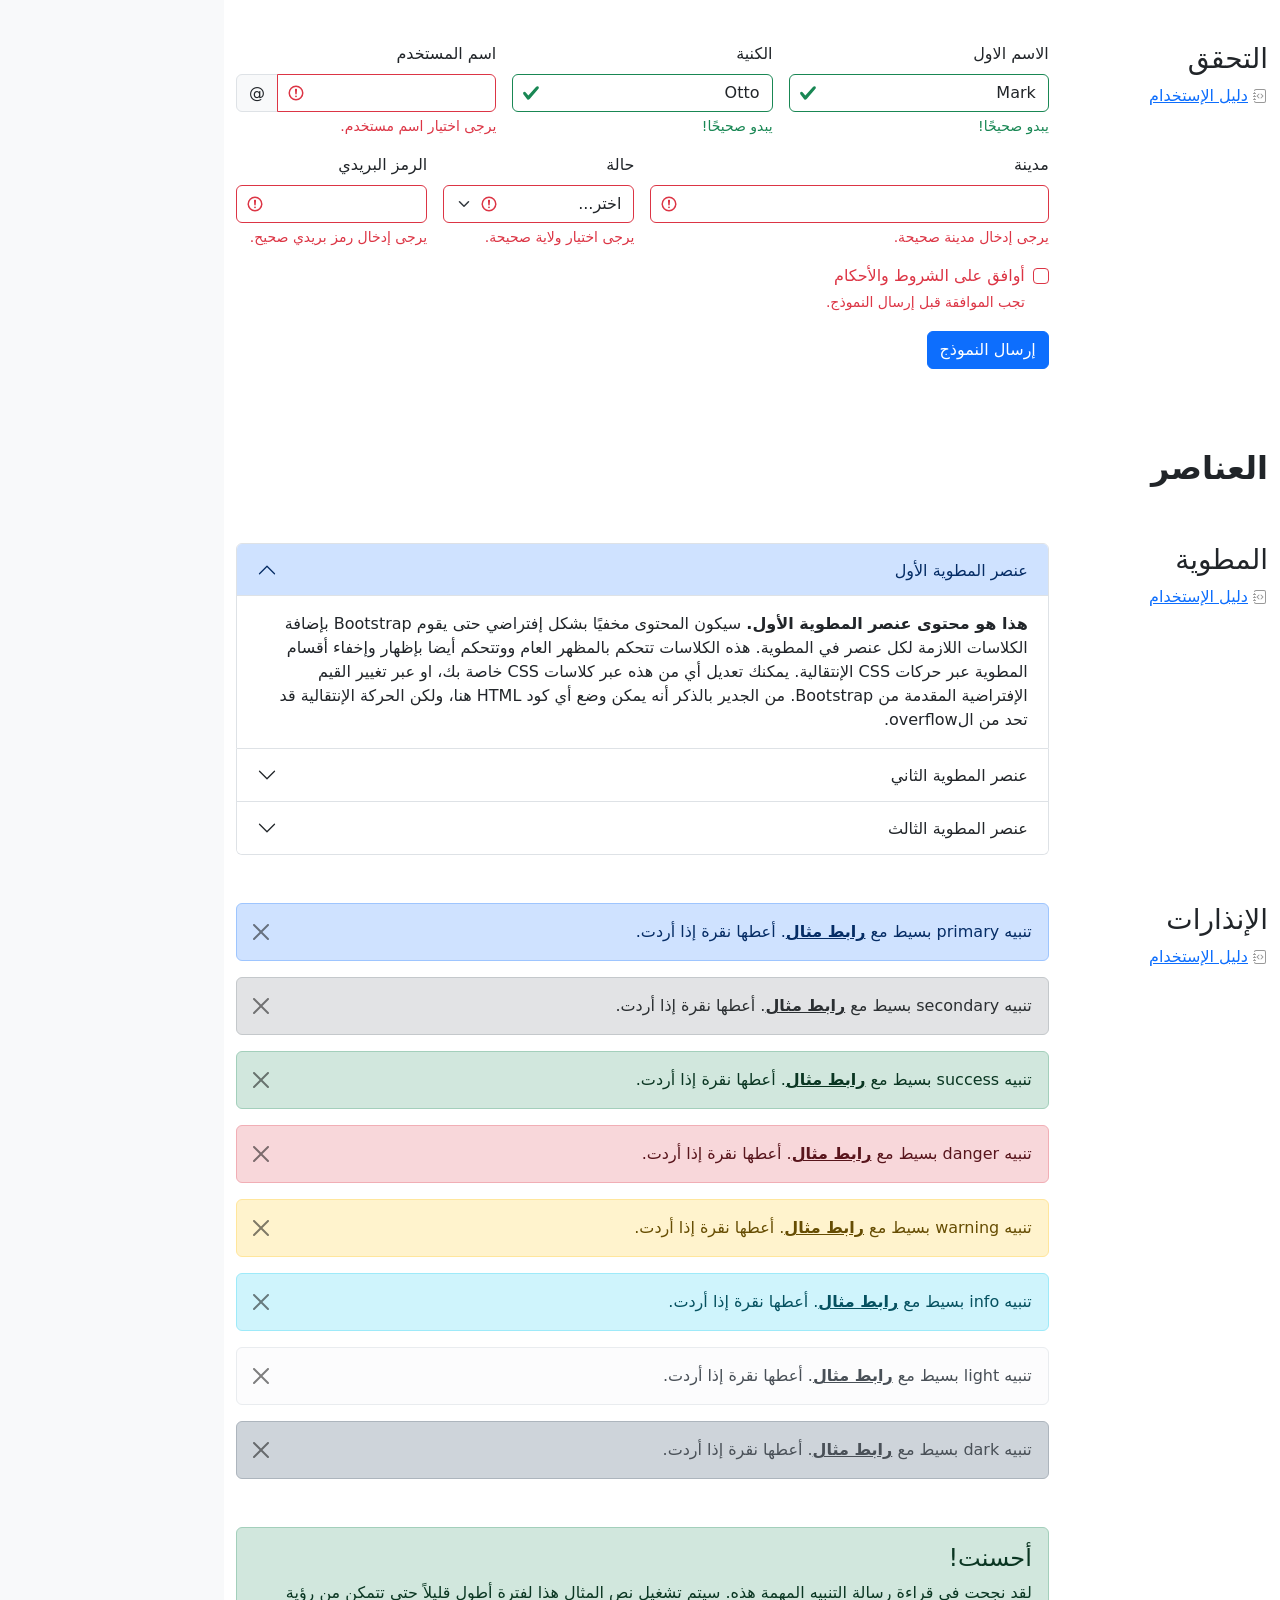
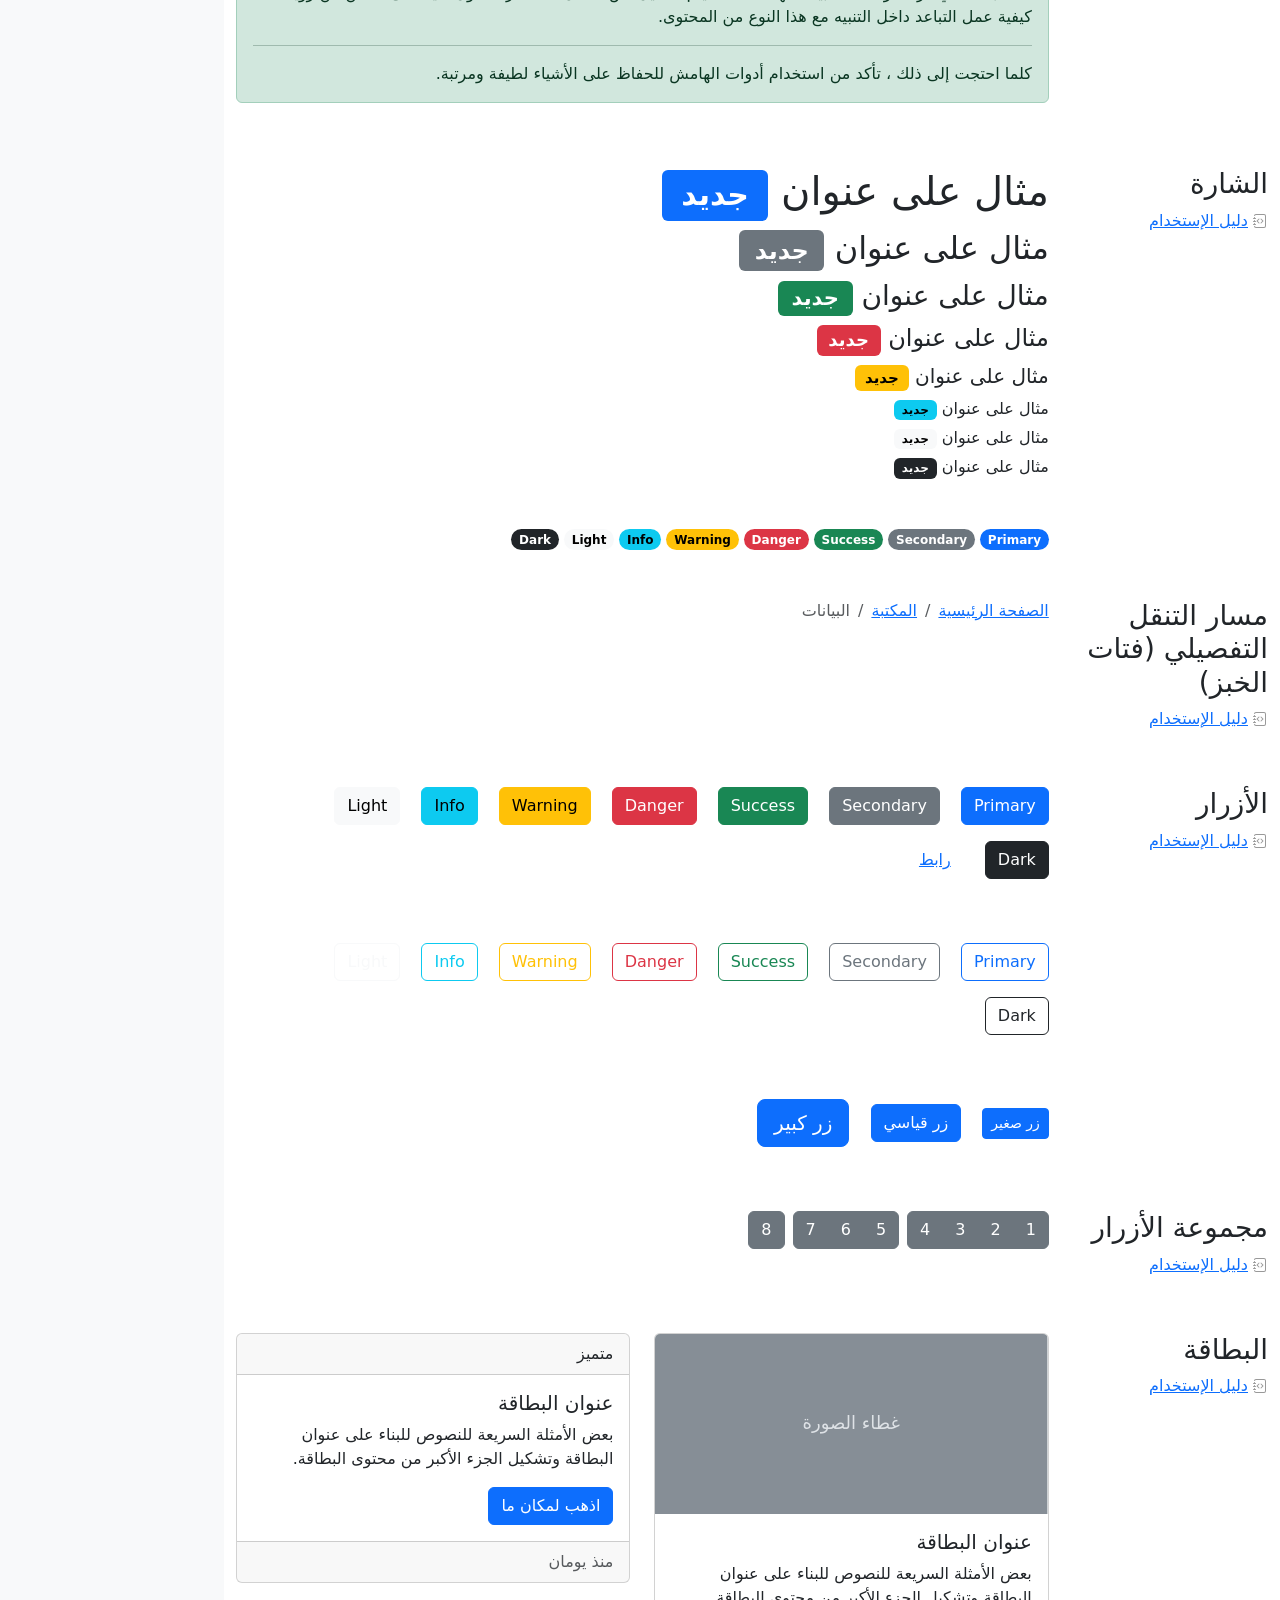
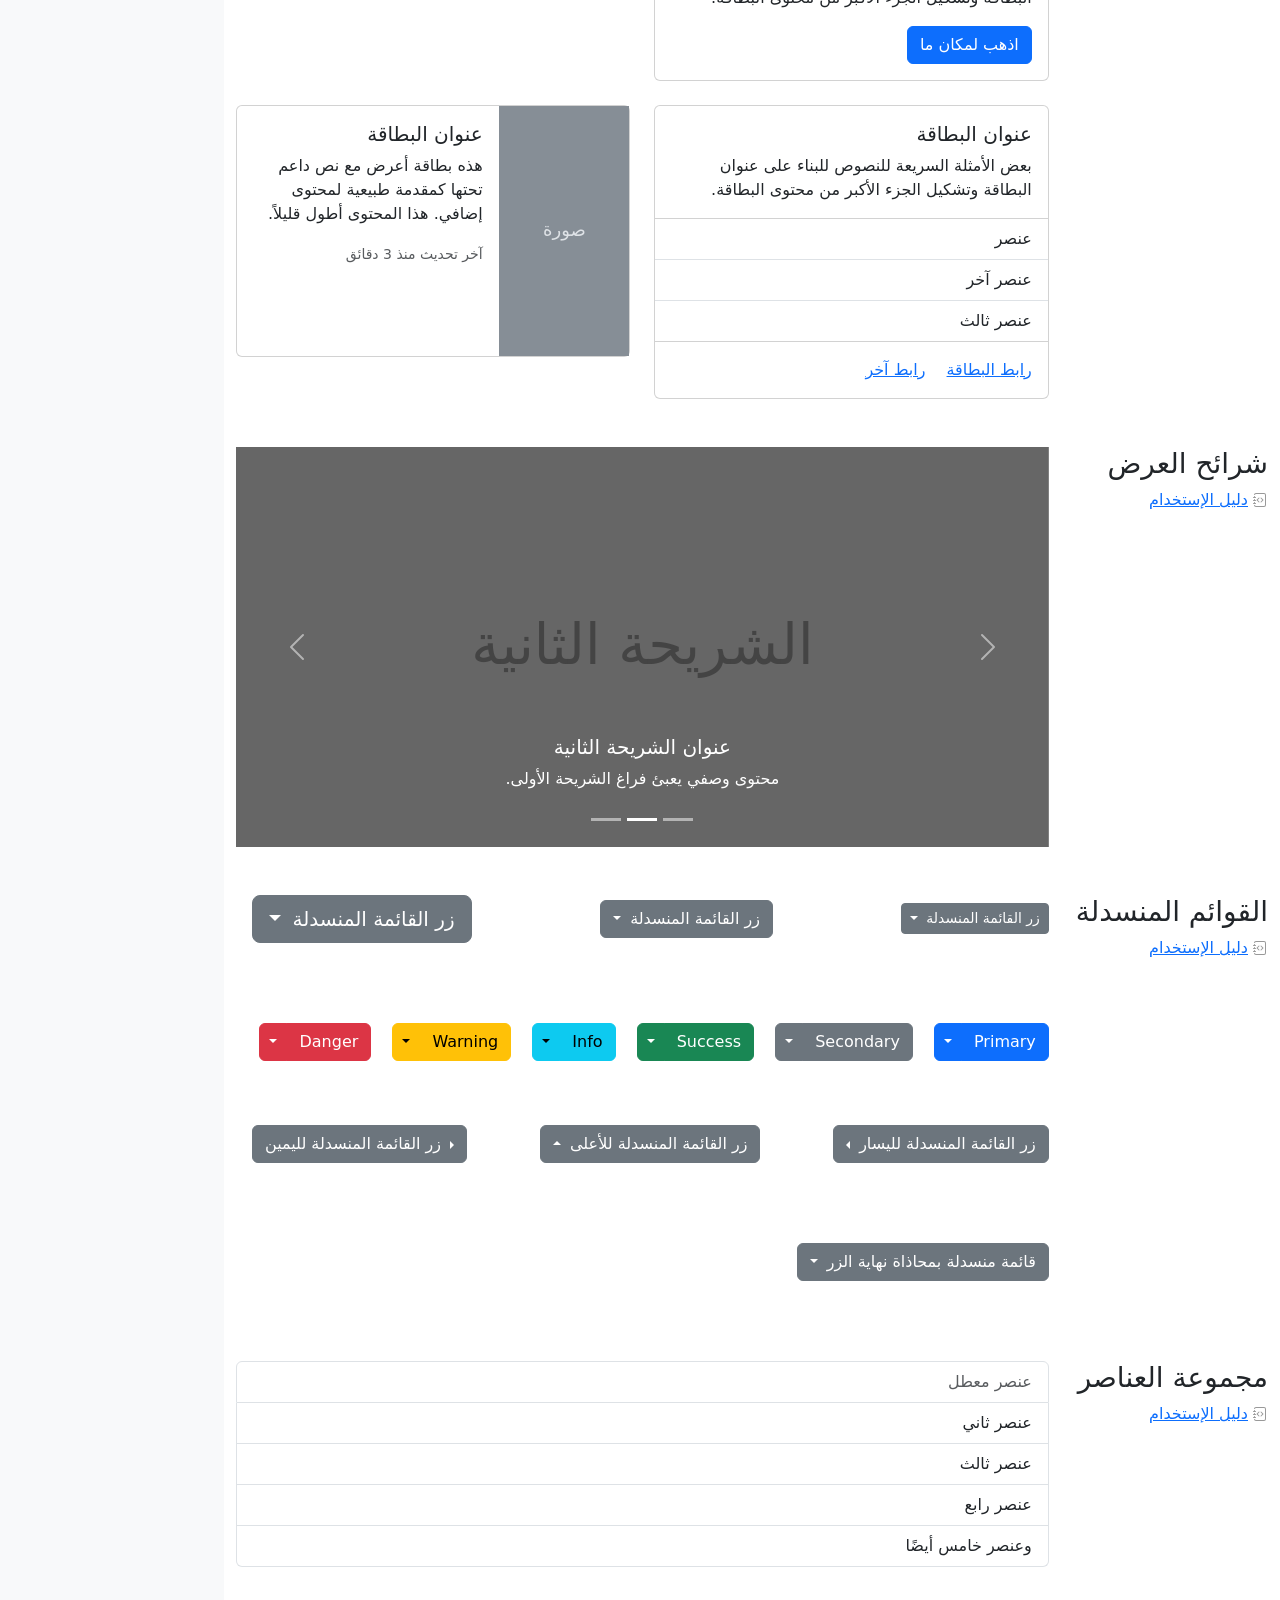
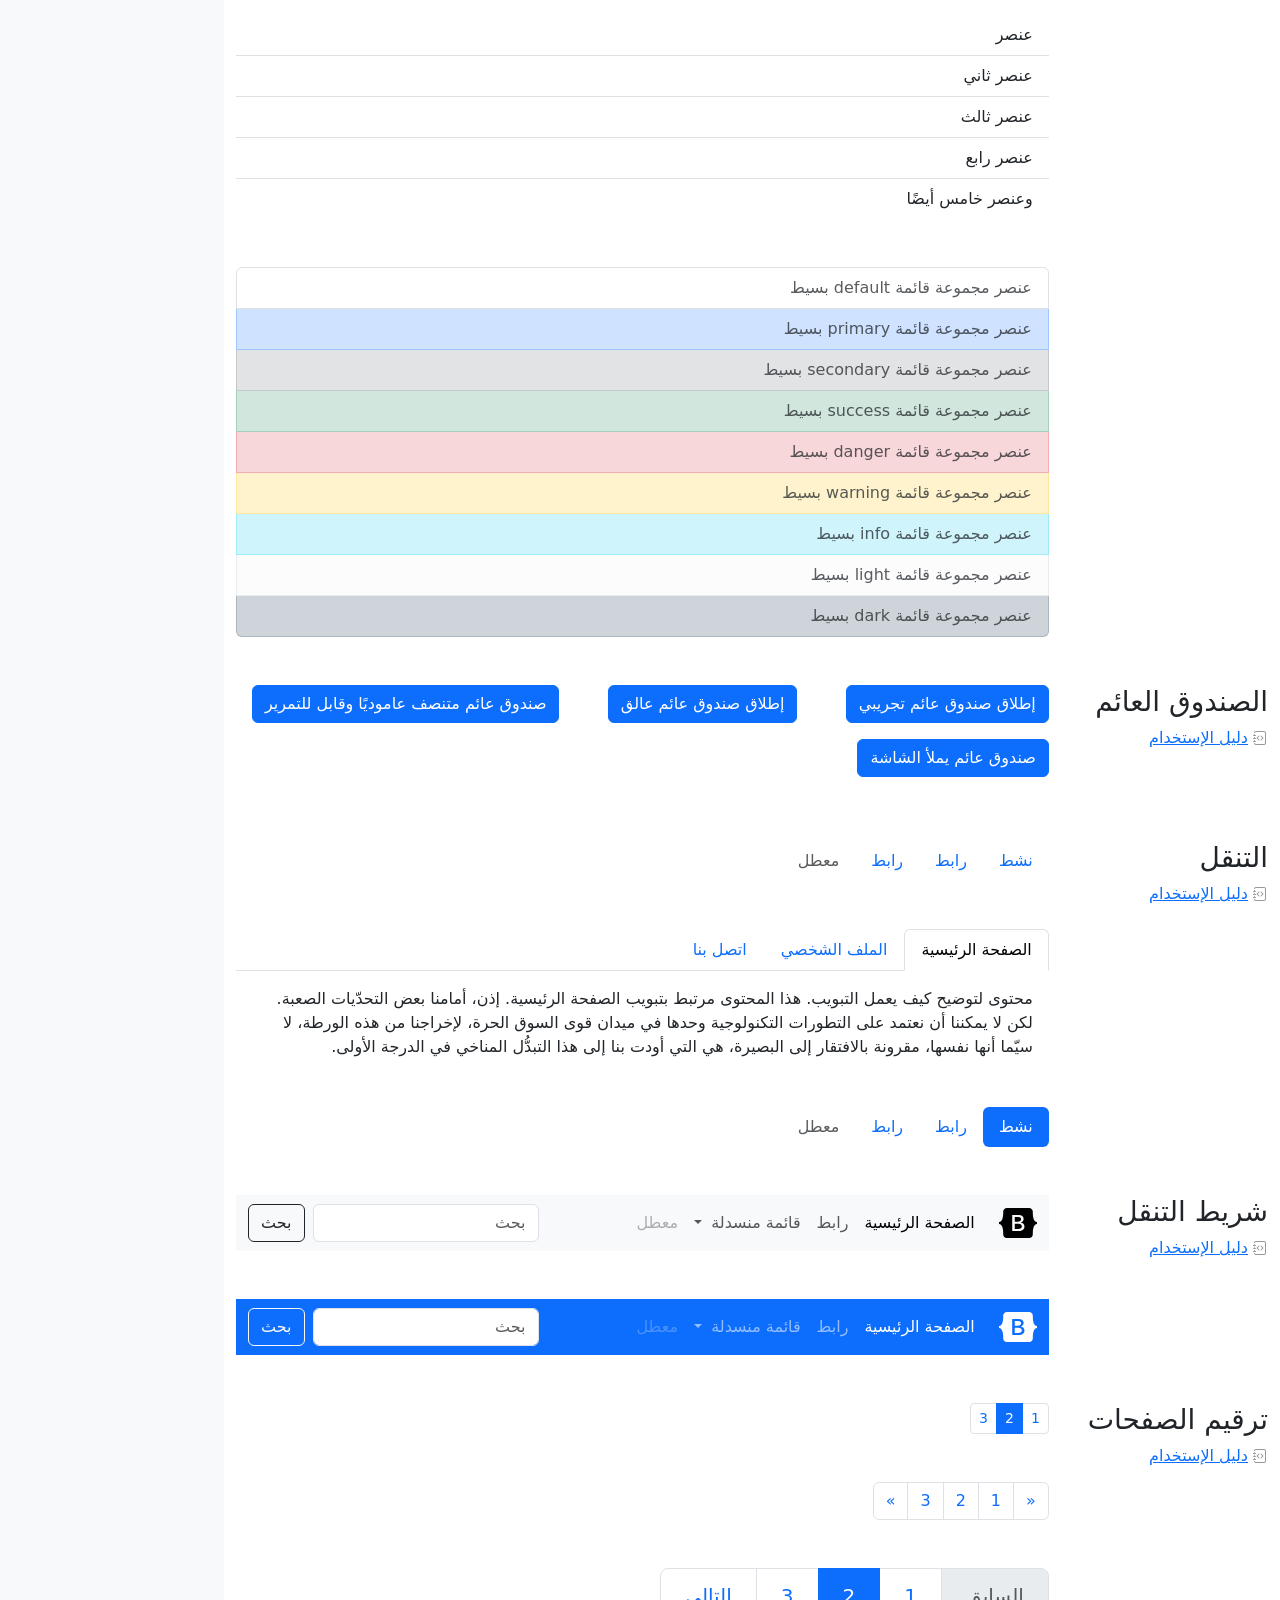
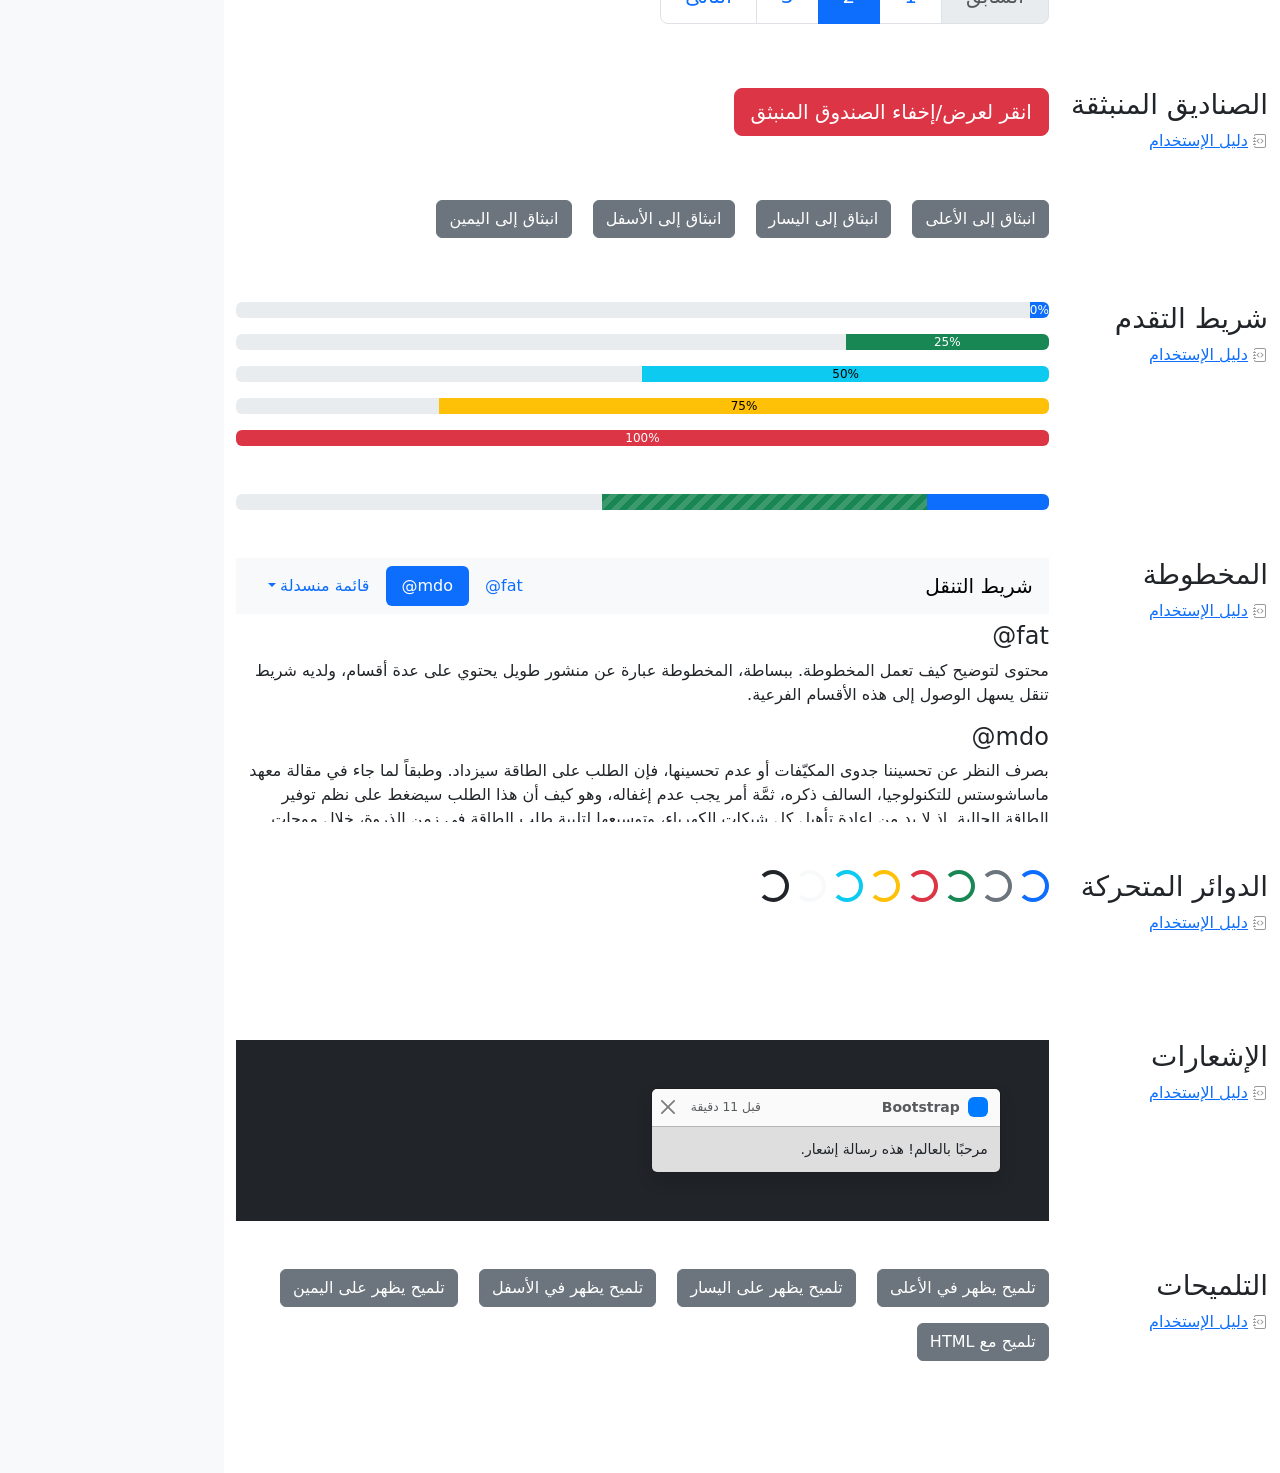
<file: Clases de reforzamiento/Reforzamiento 04-07-2026/bootstrap-5.3.8-examples/cheatsheet-rtl/index.html>
<!doctype html>
<html lang="ar" dir="rtl" data-bs-theme="auto">
  <head>
    <meta charset="utf-8" />
    <meta name="viewport" content="width=device-width, initial-scale=1" />
    <meta name="description" content="" />
    <meta
      name="author"
      content="Mark Otto, Jacob Thornton, and Bootstrap contributors"
    />
    <meta name="generator" content="Astro v5.13.2" />
    <title>ورقة الغش · Bootstrap v5.3</title>
    <link
      rel="canonical"
      href="https://getbootstrap.com/docs/5.3/examples/cheatsheet-rtl/"
    />
    <script src="../assets/js/color-modes.js"></script>
    <link href="../assets/dist/css/bootstrap.rtl.min.css" rel="stylesheet" />
    <meta name="theme-color" content="#712cf9" />
    <link href="../cheatsheet/cheatsheet.rtl.css" rel="stylesheet" />
    <style>
      .bd-placeholder-img {
        font-size: 1.125rem;
        text-anchor: middle;
        -webkit-user-select: none;
        -moz-user-select: none;
        user-select: none;
      }
      @media (min-width: 768px) {
        .bd-placeholder-img-lg {
          font-size: 3.5rem;
        }
      }
      .b-example-divider {
        width: 100%;
        height: 3rem;
        background-color: #0000001a;
        border: solid rgba(0, 0, 0, 0.15);
        border-width: 1px 0;
        box-shadow:
          inset 0 0.5em 1.5em #0000001a,
          inset 0 0.125em 0.5em #00000026;
      }
      .b-example-vr {
        flex-shrink: 0;
        width: 1.5rem;
        height: 100vh;
      }
      .bi {
        vertical-align: -0.125em;
        fill: currentColor;
      }
      .nav-scroller {
        position: relative;
        z-index: 2;
        height: 2.75rem;
        overflow-y: hidden;
      }
      .nav-scroller .nav {
        display: flex;
        flex-wrap: nowrap;
        padding-bottom: 1rem;
        margin-top: -1px;
        overflow-x: auto;
        text-align: center;
        white-space: nowrap;
        -webkit-overflow-scrolling: touch;
      }
      .btn-bd-primary {
        --bd-violet-bg: #712cf9;
        --bd-violet-rgb: 112.520718, 44.062154, 249.437846;
        --bs-btn-font-weight: 600;
        --bs-btn-color: var(--bs-white);
        --bs-btn-bg: var(--bd-violet-bg);
        --bs-btn-border-color: var(--bd-violet-bg);
        --bs-btn-hover-color: var(--bs-white);
        --bs-btn-hover-bg: #6528e0;
        --bs-btn-hover-border-color: #6528e0;
        --bs-btn-focus-shadow-rgb: var(--bd-violet-rgb);
        --bs-btn-active-color: var(--bs-btn-hover-color);
        --bs-btn-active-bg: #5a23c8;
        --bs-btn-active-border-color: #5a23c8;
      }
      .bd-mode-toggle {
        z-index: 1500;
      }
      .bd-mode-toggle .bi {
        width: 1em;
        height: 1em;
      }
      .bd-mode-toggle .dropdown-menu .active .bi {
        display: block !important;
      }
    </style>
  </head>
  <body class="bg-body-tertiary">
    <svg xmlns="http://www.w3.org/2000/svg" class="d-none">
      <symbol id="check2" viewBox="0 0 16 16">
        <path
          d="M13.854 3.646a.5.5 0 0 1 0 .708l-7 7a.5.5 0 0 1-.708 0l-3.5-3.5a.5.5 0 1 1 .708-.708L6.5 10.293l6.646-6.647a.5.5 0 0 1 .708 0z"
        ></path>
      </symbol>
      <symbol id="circle-half" viewBox="0 0 16 16">
        <path
          d="M8 15A7 7 0 1 0 8 1v14zm0 1A8 8 0 1 1 8 0a8 8 0 0 1 0 16z"
        ></path>
      </symbol>
      <symbol id="moon-stars-fill" viewBox="0 0 16 16">
        <path
          d="M6 .278a.768.768 0 0 1 .08.858 7.208 7.208 0 0 0-.878 3.46c0 4.021 3.278 7.277 7.318 7.277.527 0 1.04-.055 1.533-.16a.787.787 0 0 1 .81.316.733.733 0 0 1-.031.893A8.349 8.349 0 0 1 8.344 16C3.734 16 0 12.286 0 7.71 0 4.266 2.114 1.312 5.124.06A.752.752 0 0 1 6 .278z"
        ></path>
        <path
          d="M10.794 3.148a.217.217 0 0 1 .412 0l.387 1.162c.173.518.579.924 1.097 1.097l1.162.387a.217.217 0 0 1 0 .412l-1.162.387a1.734 1.734 0 0 0-1.097 1.097l-.387 1.162a.217.217 0 0 1-.412 0l-.387-1.162A1.734 1.734 0 0 0 9.31 6.593l-1.162-.387a.217.217 0 0 1 0-.412l1.162-.387a1.734 1.734 0 0 0 1.097-1.097l.387-1.162zM13.863.099a.145.145 0 0 1 .274 0l.258.774c.115.346.386.617.732.732l.774.258a.145.145 0 0 1 0 .274l-.774.258a1.156 1.156 0 0 0-.732.732l-.258.774a.145.145 0 0 1-.274 0l-.258-.774a1.156 1.156 0 0 0-.732-.732l-.774-.258a.145.145 0 0 1 0-.274l.774-.258c.346-.115.617-.386.732-.732L13.863.1z"
        ></path>
      </symbol>
      <symbol id="sun-fill" viewBox="0 0 16 16">
        <path
          d="M8 12a4 4 0 1 0 0-8 4 4 0 0 0 0 8zM8 0a.5.5 0 0 1 .5.5v2a.5.5 0 0 1-1 0v-2A.5.5 0 0 1 8 0zm0 13a.5.5 0 0 1 .5.5v2a.5.5 0 0 1-1 0v-2A.5.5 0 0 1 8 13zm8-5a.5.5 0 0 1-.5.5h-2a.5.5 0 0 1 0-1h2a.5.5 0 0 1 .5.5zM3 8a.5.5 0 0 1-.5.5h-2a.5.5 0 0 1 0-1h2A.5.5 0 0 1 3 8zm10.657-5.657a.5.5 0 0 1 0 .707l-1.414 1.415a.5.5 0 1 1-.707-.708l1.414-1.414a.5.5 0 0 1 .707 0zm-9.193 9.193a.5.5 0 0 1 0 .707L3.05 13.657a.5.5 0 0 1-.707-.707l1.414-1.414a.5.5 0 0 1 .707 0zm9.193 2.121a.5.5 0 0 1-.707 0l-1.414-1.414a.5.5 0 0 1 .707-.707l1.414 1.414a.5.5 0 0 1 0 .707zM4.464 4.465a.5.5 0 0 1-.707 0L2.343 3.05a.5.5 0 1 1 .707-.707l1.414 1.414a.5.5 0 0 1 0 .708z"
        ></path>
      </symbol>
    </svg>
    <div
      class="dropdown position-fixed bottom-0 end-0 mb-3 me-3 bd-mode-toggle"
    >
      <button
        class="btn btn-bd-primary py-2 dropdown-toggle d-flex align-items-center"
        id="bd-theme"
        type="button"
        aria-expanded="false"
        data-bs-toggle="dropdown"
        aria-label="Toggle theme (auto)"
      >
        <svg class="bi my-1 theme-icon-active" aria-hidden="true">
          <use href="#circle-half"></use>
        </svg>
        <span class="visually-hidden" id="bd-theme-text">Toggle theme</span>
      </button>
      <ul
        class="dropdown-menu dropdown-menu-end shadow"
        aria-labelledby="bd-theme-text"
      >
        <li>
          <button
            type="button"
            class="dropdown-item d-flex align-items-center"
            data-bs-theme-value="light"
            aria-pressed="false"
          >
            <svg class="bi me-2 opacity-50" aria-hidden="true">
              <use href="#sun-fill"></use>
            </svg>
            Light
            <svg class="bi ms-auto d-none" aria-hidden="true">
              <use href="#check2"></use>
            </svg>
          </button>
        </li>
        <li>
          <button
            type="button"
            class="dropdown-item d-flex align-items-center"
            data-bs-theme-value="dark"
            aria-pressed="false"
          >
            <svg class="bi me-2 opacity-50" aria-hidden="true">
              <use href="#moon-stars-fill"></use>
            </svg>
            Dark
            <svg class="bi ms-auto d-none" aria-hidden="true">
              <use href="#check2"></use>
            </svg>
          </button>
        </li>
        <li>
          <button
            type="button"
            class="dropdown-item d-flex align-items-center active"
            data-bs-theme-value="auto"
            aria-pressed="true"
          >
            <svg class="bi me-2 opacity-50" aria-hidden="true">
              <use href="#circle-half"></use>
            </svg>
            Auto
            <svg class="bi ms-auto d-none" aria-hidden="true">
              <use href="#check2"></use>
            </svg>
          </button>
        </li>
      </ul>
    </div>
    <header
      class="bd-header bg-dark py-3 d-flex align-items-stretch border-bottom border-dark"
    >
      <div class="container-fluid d-flex align-items-center">
        <h1 class="d-flex align-items-center fs-4 text-white mb-0">
          <img
            src="../assets/brand/bootstrap-logo-white.svg"
            width="38"
            height="30"
            class="me-3"
            alt="Bootstrap"
          />
          ورقة الغش
        </h1>
        <a
          href="../examples/cheatsheet/"
          class="ms-auto link-light"
          hreflang="en"
          >جدول بيانات LTR</a
        >
      </div>
    </header>
    <aside
      class="bd-aside sticky-xl-top text-body-secondary align-self-start mb-3 mb-xl-5 px-2"
    >
      <h2 class="h6 pt-4 pb-3 mb-4 border-bottom">على هذه الصفحة</h2>
      <nav class="small" id="toc">
        <ul class="list-unstyled">
          <li class="my-2">
            <button
              type="button"
              class="btn d-inline-flex align-items-center collapsed border-0"
              data-bs-toggle="collapse"
              aria-expanded="false"
              data-bs-target="#contents-collapse"
              aria-controls="contents-collapse"
            >
              المحتوى
            </button>
            <ul class="list-unstyled ps-3 collapse" id="contents-collapse">
              <li>
                <a
                  class="d-inline-flex align-items-center rounded text-decoration-none"
                  href="#typography"
                  >النصوص</a
                >
              </li>
              <li>
                <a
                  class="d-inline-flex align-items-center rounded text-decoration-none"
                  href="#images"
                  >الصور</a
                >
              </li>
              <li>
                <a
                  class="d-inline-flex align-items-center rounded text-decoration-none"
                  href="#tables"
                  >الجداول</a
                >
              </li>
              <li>
                <a
                  class="d-inline-flex align-items-center rounded text-decoration-none"
                  href="#figures"
                  >النماذج البيانية</a
                >
              </li>
            </ul>
          </li>
          <li class="my-2">
            <button
              type="button"
              class="btn d-inline-flex align-items-center collapsed border-0"
              data-bs-toggle="collapse"
              aria-expanded="false"
              data-bs-target="#forms-collapse"
              aria-controls="forms-collapse"
            >
              النماذج
            </button>
            <ul class="list-unstyled ps-3 collapse" id="forms-collapse">
              <li>
                <a
                  class="d-inline-flex align-items-center rounded text-decoration-none"
                  href="#overview"
                  >نظرة عامة</a
                >
              </li>
              <li>
                <a
                  class="d-inline-flex align-items-center rounded text-decoration-none"
                  href="#disabled-forms"
                  >الحقول المعطلة</a
                >
              </li>
              <li>
                <a
                  class="d-inline-flex align-items-center rounded text-decoration-none"
                  href="#sizing"
                  >الأحجام</a
                >
              </li>
              <li>
                <a
                  class="d-inline-flex align-items-center rounded text-decoration-none"
                  href="#input-group"
                  >مجموعة الإدخال</a
                >
              </li>
              <li>
                <a
                  class="d-inline-flex align-items-center rounded text-decoration-none"
                  href="#floating-labels"
                  >الحقول ذوي العناوين العائمة</a
                >
              </li>
              <li>
                <a
                  class="d-inline-flex align-items-center rounded text-decoration-none"
                  href="#validation"
                  >التحقق</a
                >
              </li>
            </ul>
          </li>
          <li class="my-2">
            <button
              type="button"
              class="btn d-inline-flex align-items-center collapsed border-0"
              data-bs-toggle="collapse"
              aria-expanded="false"
              data-bs-target="#components-collapse"
              aria-controls="components-collapse"
            >
              مكونات
            </button>
            <ul class="list-unstyled ps-3 collapse" id="components-collapse">
              <li>
                <a
                  class="d-inline-flex align-items-center rounded text-decoration-none"
                  href="#accordion"
                  >المطوية</a
                >
              </li>
              <li>
                <a
                  class="d-inline-flex align-items-center rounded text-decoration-none"
                  href="#alerts"
                  >الإنذارات</a
                >
              </li>
              <li>
                <a
                  class="d-inline-flex align-items-center rounded text-decoration-none"
                  href="#badge"
                  >الشارة</a
                >
              </li>
              <li>
                <a
                  class="d-inline-flex align-items-center rounded text-decoration-none"
                  href="#breadcrumb"
                  >مسار التنقل التفصيلي</a
                >
              </li>
              <li>
                <a
                  class="d-inline-flex align-items-center rounded text-decoration-none"
                  href="#buttons"
                  >الأزرار</a
                >
              </li>
              <li>
                <a
                  class="d-inline-flex align-items-center rounded text-decoration-none"
                  href="#button-group"
                  >مجموعة الأزرار</a
                >
              </li>
              <li>
                <a
                  class="d-inline-flex align-items-center rounded text-decoration-none"
                  href="#card"
                  >البطاقة</a
                >
              </li>
              <li>
                <a
                  class="d-inline-flex align-items-center rounded text-decoration-none"
                  href="#carousel"
                  >شرائح العرض</a
                >
              </li>
              <li>
                <a
                  class="d-inline-flex align-items-center rounded text-decoration-none"
                  href="#dropdowns"
                  >القوائم المنسدلة</a
                >
              </li>
              <li>
                <a
                  class="d-inline-flex align-items-center rounded text-decoration-none"
                  href="#list-group"
                  >مجموعة العناصر</a
                >
              </li>
              <li>
                <a
                  class="d-inline-flex align-items-center rounded text-decoration-none"
                  href="#modal"
                  >الصندوق العائم</a
                >
              </li>
              <li>
                <a
                  class="d-inline-flex align-items-center rounded text-decoration-none"
                  href="#navs"
                  >التنقل</a
                >
              </li>
              <li>
                <a
                  class="d-inline-flex align-items-center rounded text-decoration-none"
                  href="#navbar"
                  >شريط التنقل</a
                >
              </li>
              <li>
                <a
                  class="d-inline-flex align-items-center rounded text-decoration-none"
                  href="#pagination"
                  >ترقيم الصفحات</a
                >
              </li>
              <li>
                <a
                  class="d-inline-flex align-items-center rounded text-decoration-none"
                  href="#popovers"
                  >الصناديق المنبثقة</a
                >
              </li>
              <li>
                <a
                  class="d-inline-flex align-items-center rounded text-decoration-none"
                  href="#progress"
                  >شريط التقدم</a
                >
              </li>
              <li>
                <a
                  class="d-inline-flex align-items-center rounded text-decoration-none"
                  href="#scrollspy"
                  >المخطوطة</a
                >
              </li>
              <li>
                <a
                  class="d-inline-flex align-items-center rounded text-decoration-none"
                  href="#spinners"
                  >الدوائر المتحركة</a
                >
              </li>
              <li>
                <a
                  class="d-inline-flex align-items-center rounded text-decoration-none"
                  href="#toasts"
                  >الإشعارات</a
                >
              </li>
              <li>
                <a
                  class="d-inline-flex align-items-center rounded text-decoration-none"
                  href="#tooltips"
                  >التلميحات</a
                >
              </li>
            </ul>
          </li>
        </ul>
      </nav>
    </aside>
    <main class="bd-cheatsheet container-fluid bg-body">
      <section id="content">
        <h2 class="sticky-xl-top fw-bold pt-3 pt-xl-5 pb-2 pb-xl-3">المحتوى</h2>
        <article class="my-3" id="typography">
          <div
            class="bd-heading sticky-xl-top align-self-start mt-5 mb-3 mt-xl-0 mb-xl-2"
          >
            <h3>النصوص</h3>
            <a
              class="d-flex align-items-center"
              hreflang="en"
              href="../content/typography"
              >دليل الإستخدام</a
            >
          </div>
          <div>
            <div class="bd-example-snippet bd-code-snippet">
              <div class="bd-example m-0 border-0">
                <p class="display-1">العرض 1</p>
                <p class="display-2">العرض 2</p>
                <p class="display-3">العرض 3</p>
                <p class="display-4">العرض 4</p>
                <p class="display-5">العرض 5</p>
                <p class="display-6">العرض 6</p>
              </div>
            </div>
            <div class="bd-example-snippet bd-code-snippet">
              <div class="bd-example m-0 border-0">
                <p class="h1">عنوان 1</p>
                <p class="h2">عنوان 2</p>
                <p class="h3">عنوان 3</p>
                <p class="h4">عنوان 4</p>
                <p class="h5">عنوان 5</p>
                <p class="h6">عنوان 6</p>
              </div>
            </div>
            <div class="bd-example-snippet bd-code-snippet">
              <div class="bd-example m-0 border-0">
                <p class="lead">
                  هذه قطعة إملائية متميزة، فهي مصممة لتكون بارزة من بين القطع
                  الإملائية الأخرى.
                </p>
              </div>
            </div>
            <div class="bd-example-snippet bd-code-snippet">
              <div class="bd-example m-0 border-0">
                <p>يمكنك استخدام تصنيف mark <mark>لتحديد</mark> نص.</p>
                <p>
                  <del>من المفترض أن يتم التعامل مع هذا السطر كنص محذوف.</del>
                </p>
                <p>
                  <s
                    >من المفترض أن يتم التعامل مع هذا السطر على أنه لم يعد
                    دقيقًا.</s
                  >
                </p>
                <p>
                  <ins
                    >من المفترض أن يتم التعامل مع هذا السطر كإضافة إلى
                    المستند.</ins
                  >
                </p>
                <p><u>سيتم عرض النص في هذا السطر كما وتحته خط.</u></p>
                <p>
                  <small
                    >من المفترض أن يتم التعامل مع هذا السطر على أنه يحوي تفاصيل
                    صغيرة.</small
                  >
                </p>
                <p><strong>هذا السطر يحوي نص عريض.</strong></p>
                <p><em>هذا السطر يحوي نص مائل.</em></p>
              </div>
            </div>
            <div class="bd-example-snippet bd-code-snippet">
              <div class="bd-example m-0 border-0">
                <hr />
              </div>
            </div>
            <div class="bd-example-snippet bd-code-snippet">
              <div class="bd-example m-0 border-0">
                <blockquote class="blockquote">
                  <p>إقتباس مبهر، موضوع في عنصر blockquote</p>
                  <footer class="blockquote-footer">
                    شخص مشهور في
                    <cite title="عنوان المصدر"> عنوان المصدر </cite>
                  </footer>
                </blockquote>
              </div>
            </div>
            <div class="bd-example-snippet bd-code-snippet">
              <div class="bd-example m-0 border-0">
                <ul class="list-unstyled">
                  <li>هذه قائمة عناصر.</li>
                  <li>بالرغم من أنها مصممة كي لا تظهر كذلك.</li>
                  <li>إلا أنها مجهزة كـ قائمة خلف الكواليس</li>
                  <li>هذا التصميم ينطبق فقد على القائمة الرئيسية</li>
                  <li>
                    القوائم الفرعية
                    <ul>
                      <li>لا تتأثر بهذا التصميم</li>
                      <li>فهي تظهر عليها علامات الترقيم</li>
                      <li>وتحتوي على مساحة فارغة بجوارها</li>
                    </ul>
                  </li>
                  <li>قد يكون هذا التصميم مفيدًا في بعض الأحيان.</li>
                </ul>
              </div>
            </div>
            <div class="bd-example-snippet bd-code-snippet">
              <div class="bd-example m-0 border-0">
                <ul class="list-inline">
                  <li class="list-inline-item">هذا عنصر في قائمة.</li>
                  <li class="list-inline-item">وهذا أيضًا.</li>
                  <li class="list-inline-item">لكنهم يظهرون متجاورين.</li>
                </ul>
              </div>
            </div>
          </div>
        </article>
        <article class="my-3" id="images">
          <div
            class="bd-heading sticky-xl-top align-self-start mt-5 mb-3 mt-xl-0 mb-xl-2"
          >
            <h3>الصور</h3>
            <a
              class="d-flex align-items-center"
              hreflang="en"
              href="../content/images"
              >دليل الإستخدام</a
            >
          </div>
          <div>
            <div class="bd-example-snippet bd-code-snippet">
              <div class="bd-example m-0 border-0">
                <svg
                  aria-label="Placeholder: صورة مستجيبة"
                  class="bd-placeholder-img bd-placeholder-img-lg img-fluid"
                  height="250"
                  preserveAspectRatio="xMidYMid slice"
                  role="img"
                  width="100%"
                  xmlns="http://www.w3.org/2000/svg"
                >
                  <title>Placeholder</title>
                  <rect width="100%" height="100%" fill="#868e96" />
                  <text x="50%" y="50%" fill="#dee2e6" dy=".3em">
                    صورة مستجيبة
                  </text>
                </svg>
              </div>
            </div>
            <div class="bd-example-snippet bd-code-snippet">
              <div class="bd-example m-0 border-0">
                <svg
                  aria-label="صورة عنصر نائب مربع عام مع حدود بيضاء حولها ، مما يجعلها تشبه صورة تم التقاطها بكاميرا فورية قديمة: 200x200"
                  class="bd-placeholder-img img-thumbnail"
                  height="200"
                  preserveAspectRatio="xMidYMid slice"
                  role="img"
                  width="200"
                  xmlns="http://www.w3.org/2000/svg"
                >
                  <title>
                    صورة عنصر نائب مربع عام مع حدود بيضاء حولها ، مما يجعلها
                    تشبه صورة تم التقاطها بكاميرا فورية قديمة
                  </title>
                  <rect width="100%" height="100%" fill="#868e96" />
                  <text x="50%" y="50%" fill="#dee2e6" dy=".3em">200x200</text>
                </svg>
              </div>
            </div>
          </div>
        </article>
        <article class="my-3" id="tables">
          <div
            class="bd-heading sticky-xl-top align-self-start mt-5 mb-3 mt-xl-0 mb-xl-2"
          >
            <h3>الجداول</h3>
            <a
              class="d-flex align-items-center"
              hreflang="en"
              href="../content/tables"
              >دليل الإستخدام</a
            >
          </div>
          <div>
            <div class="bd-example-snippet bd-code-snippet">
              <div class="bd-example m-0 border-0">
                <table class="table table-striped">
                  <thead>
                    <tr>
                      <th scope="col">#</th>
                      <th scope="col">الاسم الاول</th>
                      <th scope="col">الكنية</th>
                      <th scope="col">الاسم المستعار</th>
                    </tr>
                  </thead>
                  <tbody>
                    <tr>
                      <th scope="row">1</th>
                      <td>Mark</td>
                      <td>Otto</td>
                      <td><bdo lang="en" dir="ltr">@mdo</bdo></td>
                    </tr>
                    <tr>
                      <th scope="row">2</th>
                      <td>Jacob</td>
                      <td>Thornton</td>
                      <td><bdo lang="en" dir="ltr">@fat</bdo></td>
                    </tr>
                    <tr>
                      <th scope="row">3</th>
                      <td>John</td>
                      <td>Doe</td>
                      <td><bdo lang="en" dir="ltr">@social</bdo></td>
                    </tr>
                  </tbody>
                </table>
              </div>
            </div>
            <div class="bd-example-snippet bd-code-snippet">
              <div class="bd-example m-0 border-0">
                <table class="table table-dark table-borderless">
                  <thead>
                    <tr>
                      <th scope="col">#</th>
                      <th scope="col">الاسم الاول</th>
                      <th scope="col">الكنية</th>
                      <th scope="col">الاسم المستعار</th>
                    </tr>
                  </thead>
                  <tbody>
                    <tr>
                      <th scope="row">1</th>
                      <td>Mark</td>
                      <td>Otto</td>
                      <td><bdo lang="en" dir="ltr">@mdo</bdo></td>
                    </tr>
                    <tr>
                      <th scope="row">2</th>
                      <td>Jacob</td>
                      <td>Thornton</td>
                      <td><bdo lang="en" dir="ltr">@fat</bdo></td>
                    </tr>
                    <tr>
                      <th scope="row">3</th>
                      <td>John</td>
                      <td>Doe</td>
                      <td><bdo lang="en" dir="ltr">@social</bdo></td>
                    </tr>
                  </tbody>
                </table>
              </div>
            </div>
            <div class="bd-example-snippet bd-code-snippet">
              <div class="bd-example m-0 border-0">
                <table class="table table-hover">
                  <thead>
                    <tr>
                      <th scope="col">Class</th>
                      <th scope="col">عنوان</th>
                      <th scope="col">عنوان</th>
                    </tr>
                  </thead>
                  <tbody>
                    <tr>
                      <th scope="row">Default</th>
                      <td>خلية</td>
                      <td>خلية</td>
                    </tr>
                    <tr class="table-primary">
                      <th scope="row">Primary</th>
                      <td>خلية</td>
                      <td>خلية</td>
                    </tr>
                    <tr class="table-secondary">
                      <th scope="row">Secondary</th>
                      <td>خلية</td>
                      <td>خلية</td>
                    </tr>
                    <tr class="table-success">
                      <th scope="row">Success</th>
                      <td>خلية</td>
                      <td>خلية</td>
                    </tr>
                    <tr class="table-danger">
                      <th scope="row">Danger</th>
                      <td>خلية</td>
                      <td>خلية</td>
                    </tr>
                    <tr class="table-warning">
                      <th scope="row">Warning</th>
                      <td>خلية</td>
                      <td>خلية</td>
                    </tr>
                    <tr class="table-info">
                      <th scope="row">Info</th>
                      <td>خلية</td>
                      <td>خلية</td>
                    </tr>
                    <tr class="table-light">
                      <th scope="row">Light</th>
                      <td>خلية</td>
                      <td>خلية</td>
                    </tr>
                    <tr class="table-dark">
                      <th scope="row">Dark</th>
                      <td>خلية</td>
                      <td>خلية</td>
                    </tr>
                  </tbody>
                </table>
              </div>
            </div>
            <div class="bd-example-snippet bd-code-snippet">
              <div class="bd-example m-0 border-0">
                <table class="table table-sm table-bordered">
                  <thead>
                    <tr>
                      <th scope="col">#</th>
                      <th scope="col">الاسم الاول</th>
                      <th scope="col">الكنية</th>
                      <th scope="col">الاسم المستعار</th>
                    </tr>
                  </thead>
                  <tbody>
                    <tr>
                      <th scope="row">1</th>
                      <td>Mark</td>
                      <td>Otto</td>
                      <td><bdo lang="en" dir="ltr">@mdo</bdo></td>
                    </tr>
                    <tr>
                      <th scope="row">2</th>
                      <td>Jacob</td>
                      <td>Thornton</td>
                      <td><bdo lang="en" dir="ltr">@fat</bdo></td>
                    </tr>
                    <tr>
                      <th scope="row">3</th>
                      <td>John</td>
                      <td>Doe</td>
                      <td><bdo lang="en" dir="ltr">@social</bdo></td>
                    </tr>
                  </tbody>
                </table>
              </div>
            </div>
          </div>
        </article>
        <article class="my-3" id="figures">
          <div
            class="bd-heading sticky-xl-top align-self-start mt-5 mb-3 mt-xl-0 mb-xl-2"
          >
            <h3>النماذج البيانية</h3>
            <a
              class="d-flex align-items-center"
              hreflang="en"
              href="../content/figures"
              >دليل الإستخدام</a
            >
          </div>
          <div>
            <div class="bd-example-snippet bd-code-snippet">
              <div class="bd-example m-0 border-0">
                <figure class="figure">
                  <svg
                    aria-label="Placeholder: 400x300"
                    class="bd-placeholder-img figure-img img-fluid rounded"
                    height="300"
                    preserveAspectRatio="xMidYMid slice"
                    role="img"
                    width="400"
                    xmlns="http://www.w3.org/2000/svg"
                  >
                    <title>Placeholder</title>
                    <rect width="100%" height="100%" fill="#868e96" />
                    <text x="50%" y="50%" fill="#dee2e6" dy=".3em">
                      400x300
                    </text>
                  </svg>
                  <figcaption class="figure-caption">
                    شرح للصورة أعلاه.
                  </figcaption>
                </figure>
              </div>
            </div>
          </div>
        </article>
      </section>
      <section id="forms">
        <h2 class="sticky-xl-top fw-bold pt-3 pt-xl-5 pb-2 pb-xl-3">النماذج</h2>
        <article class="my-3" id="overview">
          <div
            class="bd-heading sticky-xl-top align-self-start mt-5 mb-3 mt-xl-0 mb-xl-2"
          >
            <h3>نظرة عامة</h3>
            <a
              class="d-flex align-items-center"
              hreflang="en"
              href="../forms/overview/"
              >دليل الإستخدام</a
            >
          </div>
          <div>
            <div class="bd-example-snippet bd-code-snippet">
              <div class="bd-example m-0 border-0">
                <form>
                  <div class="mb-3">
                    <label for="exampleInputEmail1" class="form-label"
                      >البريد الإلكتروني</label
                    >
                    <input
                      type="email"
                      class="form-control"
                      id="exampleInputEmail1"
                      aria-describedby="emailHelp"
                    />
                    <div id="emailHelp" class="form-text">
                      لن نقوم بمشاركة بريدك الإلكتروني مع أي شخص آخر.
                    </div>
                  </div>
                  <div class="mb-3">
                    <label for="exampleInputPassword1" class="form-label"
                      >كلمة السر</label
                    >
                    <input
                      type="password"
                      class="form-control"
                      id="exampleInputPassword1"
                    />
                  </div>
                  <div class="mb-3">
                    <label for="exampleSelect" class="form-label"
                      >قائمة اختيار</label
                    >
                    <select class="form-select" id="exampleSelect">
                      <option selected>افتح قائمة الاختيار هذه</option>
                      <option value="1">واحد</option>
                      <option value="2">اثنان</option>
                      <option value="3">ثلاثة</option>
                    </select>
                  </div>
                  <div class="mb-3 form-check">
                    <input
                      type="checkbox"
                      class="form-check-input"
                      id="exampleCheck1"
                    />
                    <label class="form-check-label" for="exampleCheck1"
                      >اخترني</label
                    >
                  </div>
                  <fieldset class="mb-3">
                    <legend>أزرار الاختيار الأحادي</legend>
                    <div class="form-check">
                      <input
                        type="radio"
                        name="radios"
                        class="form-check-input"
                        id="exampleRadio1"
                        checked
                      />
                      <label class="form-check-label" for="exampleRadio1"
                        >الخيار الافتراضي</label
                      >
                    </div>
                    <div class="mb-3 form-check">
                      <input
                        type="radio"
                        name="radios"
                        class="form-check-input"
                        id="exampleRadio2"
                      />
                      <label class="form-check-label" for="exampleRadio2"
                        >خيار آخر</label
                      >
                    </div>
                  </fieldset>
                  <div class="mb-3">
                    <label class="form-label" for="customFile">رفع</label>
                    <input type="file" class="form-control" id="customFile" />
                  </div>
                  <div class="mb-3 form-check form-switch">
                    <input
                      class="form-check-input"
                      type="checkbox"
                      role="switch"
                      id="switchCheckChecked"
                      checked
                    />
                    <label class="form-check-label" for="switchCheckChecked"
                      >زر على شكل مفتاح اختيار.</label
                    >
                  </div>
                  <div class="mb-3">
                    <label for="customRange3" class="form-label"
                      >مثال على حقل اختيار نطاقي</label
                    >
                    <input
                      type="range"
                      class="form-range"
                      min="0"
                      max="5"
                      step="0.5"
                      id="customRange3"
                    />
                  </div>
                  <button type="submit" class="btn btn-primary">إرسال</button>
                </form>
              </div>
            </div>
          </div>
        </article>
        <article class="my-3" id="disabled-forms">
          <div
            class="bd-heading sticky-xl-top align-self-start mt-5 mb-3 mt-xl-0 mb-xl-2"
          >
            <h3>الحقول المعطلة</h3>
            <a
              class="d-flex align-items-center"
              hreflang="en"
              href="../forms/overview/#disabled-forms"
              >دليل الإستخدام</a
            >
          </div>
          <div>
            <div class="bd-example-snippet bd-code-snippet">
              <div class="bd-example m-0 border-0">
                <form>
                  <fieldset
                    disabled
                    aria-label="مثال على مجموعة الحقول المعطلة"
                  >
                    <div class="mb-3">
                      <label for="disabledTextInput" class="form-label"
                        >حقل إدخال معطل</label
                      >
                      <input
                        type="text"
                        id="disabledTextInput"
                        class="form-control"
                        placeholder="حقل إدخال معطل"
                      />
                    </div>
                    <div class="mb-3">
                      <label for="disabledSelect" class="form-label"
                        >قائمة اختيار معطلة</label
                      >
                      <select id="disabledSelect" class="form-select">
                        <option>خيار معطل</option>
                      </select>
                    </div>
                    <div class="mb-3">
                      <div class="form-check">
                        <input
                          class="form-check-input"
                          type="checkbox"
                          id="disabledFieldsetCheck"
                          disabled
                        />
                        <label
                          class="form-check-label"
                          for="disabledFieldsetCheck"
                        >
                          زر اختيار معطل
                        </label>
                      </div>
                    </div>
                    <fieldset class="mb-3">
                      <legend>أزرار اختيار أحادي معطلين</legend>
                      <div class="form-check">
                        <input
                          type="radio"
                          name="radios"
                          class="form-check-input"
                          id="disabledRadio1"
                          disabled
                        />
                        <label class="form-check-label" for="disabledRadio1"
                          >خيار معطل</label
                        >
                      </div>
                      <div class="mb-3 form-check">
                        <input
                          type="radio"
                          name="radios"
                          class="form-check-input"
                          id="disabledRadio2"
                          disabled
                        />
                        <label class="form-check-label" for="disabledRadio2"
                          >خيار آخر معطل</label
                        >
                      </div>
                    </fieldset>
                    <div class="mb-3">
                      <label class="form-label" for="disabledCustomFile"
                        >رفع معطل</label
                      >
                      <input
                        type="file"
                        class="form-control"
                        id="disabledCustomFile"
                        disabled
                      />
                    </div>
                    <div class="mb-3 form-check form-switch">
                      <input
                        class="form-check-input"
                        type="checkbox"
                        role="switch"
                        id="disabledSwitchCheckChecked"
                        checked
                        disabled
                      />
                      <label
                        class="form-check-label"
                        for="disabledSwitchCheckChecked"
                        >زر معطل على شكل مفتاح اختيار.</label
                      >
                    </div>
                    <div class="mb-3">
                      <label for="disabledRange" class="form-label"
                        >حقل اختيار نطاقي معطل</label
                      >
                      <input
                        type="range"
                        class="form-range"
                        min="0"
                        max="5"
                        step="0.5"
                        id="disabledRange"
                      />
                    </div>
                    <button type="submit" class="btn btn-primary">إرسال</button>
                  </fieldset>
                </form>
              </div>
            </div>
          </div>
        </article>
        <article class="my-3" id="sizing">
          <div
            class="bd-heading sticky-xl-top align-self-start mt-5 mb-3 mt-xl-0 mb-xl-2"
          >
            <h3>الأحجام</h3>
            <a
              class="d-flex align-items-center"
              hreflang="en"
              href="../forms/form-control#sizing"
              >دليل الإستخدام</a
            >
          </div>
          <div>
            <div class="bd-example-snippet bd-code-snippet">
              <div class="bd-example m-0 border-0">
                <div class="mb-3">
                  <input
                    class="form-control form-control-lg"
                    type="text"
                    placeholder="حقل إدخال كبير"
                    aria-label=".form-control-lg مثال"
                  />
                </div>
                <div class="mb-3">
                  <select
                    class="form-select form-select-lg"
                    aria-label=".form-select-lg مثال"
                  >
                    <option selected>افتح قائمة الاختيار هذه</option>
                    <option value="1">واحد</option>
                    <option value="2">اثنان</option>
                    <option value="3">ثلاثة</option>
                  </select>
                </div>
                <div class="mb-3">
                  <input
                    type="file"
                    class="form-control form-control-lg"
                    aria-label="مثال على إدخال ملف كبير"
                  />
                </div>
              </div>
            </div>
            <div class="bd-example-snippet bd-code-snippet">
              <div class="bd-example m-0 border-0">
                <div class="mb-3">
                  <input
                    class="form-control form-control-sm"
                    type="text"
                    placeholder="حقل إدخال صغير"
                    aria-label=".form-control-sm مثال"
                  />
                </div>
                <div class="mb-3">
                  <select
                    class="form-select form-select-sm"
                    aria-label=".form-select-sm مثال"
                  >
                    <option selected>افتح قائمة الاختيار هذه</option>
                    <option value="1">واحد</option>
                    <option value="2">اثنان</option>
                    <option value="3">ثلاثة</option>
                  </select>
                </div>
                <div class="mb-3">
                  <input
                    type="file"
                    class="form-control form-control-sm"
                    aria-label="مثال على إدخال ملف صغير"
                  />
                </div>
              </div>
            </div>
          </div>
        </article>
        <article class="my-3" id="input-group">
          <div
            class="bd-heading sticky-xl-top align-self-start mt-5 mb-3 mt-xl-0 mb-xl-2"
          >
            <h3>مجموعة الإدخال</h3>
            <a
              class="d-flex align-items-center"
              hreflang="en"
              href="../forms/input-group"
              >دليل الإستخدام</a
            >
          </div>
          <div>
            <div class="bd-example-snippet bd-code-snippet">
              <div class="bd-example m-0 border-0">
                <div class="input-group mb-3">
                  <span class="input-group-text" id="basic-addon1"
                    >أنا اسمي</span
                  >
                  <input
                    type="text"
                    class="form-control"
                    placeholder="فلان الفلاني"
                    aria-label="الاسم"
                    aria-describedby="basic-addon1"
                  />
                </div>
                <div class="input-group mb-3">
                  <input
                    type="text"
                    class="form-control"
                    placeholder="أنا أحب الكعك والقهوة"
                    aria-label="الطعام المفضل"
                    aria-describedby="basic-addon2"
                  />
                  <span class="input-group-text" id="basic-addon2">وغيرها</span>
                </div>
                <label for="basic-url" class="form-label"
                  >عنوان حسابك الشخصي</label
                >
                <div class="input-group mb-3">
                  <input
                    type="text"
                    class="form-control"
                    id="basic-url"
                    aria-describedby="basic-addon3"
                  />
                  <span class="input-group-text" id="basic-addon3"
                    ><bdo lang="en" dir="ltr"
                      >https://example.com/users/</bdo
                    ></span
                  >
                </div>
                <div class="input-group mb-3">
                  <span class="input-group-text"
                    ><bdo lang="en" dir="ltr">.00</bdo></span
                  >
                  <input
                    type="text"
                    class="form-control"
                    aria-label="المبلغ (لأقرب دولار)"
                  />
                  <span class="input-group-text">$</span>
                </div>
                <div class="input-group">
                  <span class="input-group-text">مع textarea</span>
                  <textarea
                    class="form-control"
                    aria-label="مع textarea"
                  ></textarea>
                </div>
              </div>
            </div>
          </div>
        </article>
        <article class="my-3" id="floating-labels">
          <div
            class="bd-heading sticky-xl-top align-self-start mt-5 mb-3 mt-xl-0 mb-xl-2"
          >
            <h3>الحقول ذوي العناوين العائمة</h3>
            <a class="d-flex align-items-center" href="../forms/floating-labels"
              >دليل الإستخدام</a
            >
          </div>
          <div>
            <div class="bd-example-snippet bd-code-snippet">
              <div class="bd-example m-0 border-0">
                <form>
                  <div class="form-floating mb-3">
                    <input
                      type="email"
                      class="form-control"
                      id="floatingInput"
                      placeholder="name@example.com"
                    />
                    <label for="floatingInput">البريد الالكتروني</label>
                  </div>
                  <div class="form-floating">
                    <input
                      type="password"
                      class="form-control"
                      id="floatingPassword"
                      placeholder="كلمة السر"
                    />
                    <label for="floatingPassword">كلمة السر</label>
                  </div>
                </form>
              </div>
            </div>
          </div>
        </article>
        <article class="my-3" id="validation">
          <div
            class="bd-heading sticky-xl-top align-self-start mt-5 mb-3 mt-xl-0 mb-xl-2"
          >
            <h3>التحقق</h3>
            <a
              class="d-flex align-items-center"
              hreflang="en"
              href="../forms/validation"
              >دليل الإستخدام</a
            >
          </div>
          <div>
            <div class="bd-example-snippet bd-code-snippet">
              <div class="bd-example m-0 border-0">
                <form class="row g-3">
                  <div class="col-md-4">
                    <label for="validationServer01" class="form-label"
                      >الاسم الاول</label
                    >
                    <input
                      type="text"
                      class="form-control is-valid"
                      id="validationServer01"
                      value="Mark"
                      required
                    />
                    <div class="valid-feedback">يبدو صحيحًا!</div>
                  </div>
                  <div class="col-md-4">
                    <label for="validationServer02" class="form-label"
                      >الكنية</label
                    >
                    <input
                      type="text"
                      class="form-control is-valid"
                      id="validationServer02"
                      value="Otto"
                      required
                    />
                    <div class="valid-feedback">يبدو صحيحًا!</div>
                  </div>
                  <div class="col-md-4">
                    <label for="validationServerUsername" class="form-label"
                      >اسم المستخدم</label
                    >
                    <div class="input-group has-validation">
                      <input
                        type="text"
                        class="form-control is-invalid"
                        id="validationServerUsername"
                        aria-describedby="inputGroupPrepend3"
                        required
                      />
                      <span class="input-group-text" id="inputGroupPrepend3"
                        >@</span
                      >
                      <div class="invalid-feedback">
                        يرجى اختيار اسم مستخدم.
                      </div>
                    </div>
                  </div>
                  <div class="col-md-6">
                    <label for="validationServer03" class="form-label"
                      >مدينة</label
                    >
                    <input
                      type="text"
                      class="form-control is-invalid"
                      id="validationServer03"
                      required
                    />
                    <div class="invalid-feedback">يرجى إدخال مدينة صحيحة.</div>
                  </div>
                  <div class="col-md-3">
                    <label for="validationServer04" class="form-label"
                      >حالة</label
                    >
                    <select
                      class="form-select is-invalid"
                      id="validationServer04"
                      required
                    >
                      <option selected disabled value="">اختر...</option>
                      <option>...</option>
                    </select>
                    <div class="invalid-feedback">يرجى اختيار ولاية صحيحة.</div>
                  </div>
                  <div class="col-md-3">
                    <label for="validationServer05" class="form-label"
                      >الرمز البريدي</label
                    >
                    <input
                      type="text"
                      class="form-control is-invalid"
                      id="validationServer05"
                      required
                    />
                    <div class="invalid-feedback">
                      يرجى إدخال رمز بريدي صحيح.
                    </div>
                  </div>
                  <div class="col-12">
                    <div class="form-check">
                      <input
                        class="form-check-input is-invalid"
                        type="checkbox"
                        value=""
                        id="invalidCheck3"
                        required
                      />
                      <label class="form-check-label" for="invalidCheck3">
                        أوافق على الشروط والأحكام
                      </label>
                      <div class="invalid-feedback">
                        تجب الموافقة قبل إرسال النموذج.
                      </div>
                    </div>
                  </div>
                  <div class="col-12">
                    <button class="btn btn-primary" type="submit">
                      إرسال النموذج
                    </button>
                  </div>
                </form>
              </div>
            </div>
          </div>
        </article>
      </section>
      <section id="components">
        <h2 class="sticky-xl-top fw-bold pt-3 pt-xl-5 pb-2 pb-xl-3">العناصر</h2>
        <article class="my-3" id="accordion">
          <div
            class="bd-heading sticky-xl-top align-self-start mt-5 mb-3 mt-xl-0 mb-xl-2"
          >
            <h3>المطوية</h3>
            <a
              class="d-flex align-items-center"
              hreflang="en"
              href="../components/accordion"
              >دليل الإستخدام</a
            >
          </div>
          <div>
            <div class="bd-example-snippet bd-code-snippet">
              <div class="bd-example m-0 border-0">
                <div class="accordion" id="accordionExample">
                  <div class="accordion-item">
                    <h4 class="accordion-header">
                      <button
                        class="accordion-button"
                        type="button"
                        data-bs-toggle="collapse"
                        data-bs-target="#collapseOne"
                        aria-expanded="true"
                        aria-controls="collapseOne"
                      >
                        عنصر المطوية الأول
                      </button>
                    </h4>
                    <div
                      id="collapseOne"
                      class="accordion-collapse collapse show"
                      data-bs-parent="#accordionExample"
                    >
                      <div class="accordion-body">
                        <strong>هذا هو محتوى عنصر المطوية الأول.</strong> سيكون
                        المحتوى مخفيًا بشكل إفتراضي حتى يقوم Bootstrap بإضافة
                        الكلاسات اللازمة لكل عنصر في المطوية. هذه الكلاسات تتحكم
                        بالمظهر العام ووتتحكم أيضا بإظهار وإخفاء أقسام المطوية
                        عبر حركات CSS الإنتقالية. يمكنك تعديل أي من هذه عبر
                        كلاسات CSS خاصة بك، او عبر تغيير القيم الإفتراضية
                        المقدمة من Bootstrap. من الجدير بالذكر أنه يمكن وضع أي
                        كود HTML هنا، ولكن الحركة الإنتقالية قد تحد من
                        الoverflow.
                      </div>
                    </div>
                  </div>
                  <div class="accordion-item">
                    <h4 class="accordion-header">
                      <button
                        class="accordion-button collapsed"
                        type="button"
                        data-bs-toggle="collapse"
                        data-bs-target="#collapseTwo"
                        aria-expanded="false"
                        aria-controls="collapseTwo"
                      >
                        عنصر المطوية الثاني
                      </button>
                    </h4>
                    <div
                      id="collapseTwo"
                      class="accordion-collapse collapse"
                      data-bs-parent="#accordionExample"
                    >
                      <div class="accordion-body">
                        <strong>هذا هو محتوى عنصر المطوية الثاني.</strong> سيكون
                        المحتوى مخفيًا بشكل إفتراضي حتى يقوم Bootstrap بإضافة
                        الكلاسات اللازمة لكل عنصر في المطوية. هذه الكلاسات تتحكم
                        بالمظهر العام ووتتحكم أيضا بإظهار وإخفاء أقسام المطوية
                        عبر حركات CSS الإنتقالية. يمكنك تعديل أي من هذه عبر
                        كلاسات CSS خاصة بك، او عبر تغيير القيم الإفتراضية
                        المقدمة من Bootstrap. من الجدير بالذكر أنه يمكن وضع أي
                        كود HTML هنا، ولكن الحركة الإنتقالية قد تحد من
                        الoverflow.
                      </div>
                    </div>
                  </div>
                  <div class="accordion-item">
                    <h4 class="accordion-header">
                      <button
                        class="accordion-button collapsed"
                        type="button"
                        data-bs-toggle="collapse"
                        data-bs-target="#collapseThree"
                        aria-expanded="false"
                        aria-controls="collapseThree"
                      >
                        عنصر المطوية الثالث
                      </button>
                    </h4>
                    <div
                      id="collapseThree"
                      class="accordion-collapse collapse"
                      data-bs-parent="#accordionExample"
                    >
                      <div class="accordion-body">
                        <strong>هذا هو محتوى عنصر المطوية الثالث.</strong> سيكون
                        المحتوى مخفيًا بشكل إفتراضي حتى يقوم Bootstrap بإضافة
                        الكلاسات اللازمة لكل عنصر في المطوية. هذه الكلاسات تتحكم
                        بالمظهر العام ووتتحكم أيضا بإظهار وإخفاء أقسام المطوية
                        عبر حركات CSS الإنتقالية. يمكنك تعديل أي من هذه عبر
                        كلاسات CSS خاصة بك، او عبر تغيير القيم الإفتراضية
                        المقدمة من Bootstrap. من الجدير بالذكر أنه يمكن وضع أي
                        كود HTML هنا، ولكن الحركة الإنتقالية قد تحد من
                        الoverflow.
                      </div>
                    </div>
                  </div>
                </div>
              </div>
            </div>
          </div>
        </article>
        <article class="my-3" id="alerts">
          <div
            class="bd-heading sticky-xl-top align-self-start mt-5 mb-3 mt-xl-0 mb-xl-2"
          >
            <h3>الإنذارات</h3>
            <a
              class="d-flex align-items-center"
              hreflang="en"
              href="../components/alerts"
              >دليل الإستخدام</a
            >
          </div>
          <div>
            <div class="bd-example-snippet bd-code-snippet">
              <div class="bd-example m-0 border-0">
                <div
                  class="alert alert-primary alert-dismissible fade show"
                  role="alert"
                >
                  تنبيه primary بسيط مع
                  <a href="#" class="alert-link">رابط مثال</a>. أعطها نقرة إذا
                  أردت.
                  <button
                    type="button"
                    class="btn-close"
                    data-bs-dismiss="alert"
                    aria-label="قريب"
                  ></button>
                </div>

                <div
                  class="alert alert-secondary alert-dismissible fade show"
                  role="alert"
                >
                  تنبيه secondary بسيط مع
                  <a href="#" class="alert-link">رابط مثال</a>. أعطها نقرة إذا
                  أردت.
                  <button
                    type="button"
                    class="btn-close"
                    data-bs-dismiss="alert"
                    aria-label="قريب"
                  ></button>
                </div>

                <div
                  class="alert alert-success alert-dismissible fade show"
                  role="alert"
                >
                  تنبيه success بسيط مع
                  <a href="#" class="alert-link">رابط مثال</a>. أعطها نقرة إذا
                  أردت.
                  <button
                    type="button"
                    class="btn-close"
                    data-bs-dismiss="alert"
                    aria-label="قريب"
                  ></button>
                </div>

                <div
                  class="alert alert-danger alert-dismissible fade show"
                  role="alert"
                >
                  تنبيه danger بسيط مع
                  <a href="#" class="alert-link">رابط مثال</a>. أعطها نقرة إذا
                  أردت.
                  <button
                    type="button"
                    class="btn-close"
                    data-bs-dismiss="alert"
                    aria-label="قريب"
                  ></button>
                </div>

                <div
                  class="alert alert-warning alert-dismissible fade show"
                  role="alert"
                >
                  تنبيه warning بسيط مع
                  <a href="#" class="alert-link">رابط مثال</a>. أعطها نقرة إذا
                  أردت.
                  <button
                    type="button"
                    class="btn-close"
                    data-bs-dismiss="alert"
                    aria-label="قريب"
                  ></button>
                </div>

                <div
                  class="alert alert-info alert-dismissible fade show"
                  role="alert"
                >
                  تنبيه info بسيط مع
                  <a href="#" class="alert-link">رابط مثال</a>. أعطها نقرة إذا
                  أردت.
                  <button
                    type="button"
                    class="btn-close"
                    data-bs-dismiss="alert"
                    aria-label="قريب"
                  ></button>
                </div>

                <div
                  class="alert alert-light alert-dismissible fade show"
                  role="alert"
                >
                  تنبيه light بسيط مع
                  <a href="#" class="alert-link">رابط مثال</a>. أعطها نقرة إذا
                  أردت.
                  <button
                    type="button"
                    class="btn-close"
                    data-bs-dismiss="alert"
                    aria-label="قريب"
                  ></button>
                </div>

                <div
                  class="alert alert-dark alert-dismissible fade show"
                  role="alert"
                >
                  تنبيه dark بسيط مع
                  <a href="#" class="alert-link">رابط مثال</a>. أعطها نقرة إذا
                  أردت.
                  <button
                    type="button"
                    class="btn-close"
                    data-bs-dismiss="alert"
                    aria-label="قريب"
                  ></button>
                </div>
              </div>
            </div>
            <div class="bd-example-snippet bd-code-snippet">
              <div class="bd-example m-0 border-0">
                <div class="alert alert-success" role="alert">
                  <h4 class="alert-heading">أحسنت!</h4>
                  <p>
                    لقد نجحت في قراءة رسالة التنبيه المهمة هذه. سيتم تشغيل نص
                    المثال هذا لفترة أطول قليلاً حتى تتمكن من رؤية كيفية عمل
                    التباعد داخل التنبيه مع هذا النوع من المحتوى.
                  </p>
                  <hr />
                  <p class="mb-0">
                    كلما احتجت إلى ذلك ، تأكد من استخدام أدوات الهامش للحفاظ على
                    الأشياء لطيفة ومرتبة.
                  </p>
                </div>
              </div>
            </div>
          </div>
        </article>
        <article class="my-3" id="badge">
          <div
            class="bd-heading sticky-xl-top align-self-start mt-5 mb-3 mt-xl-0 mb-xl-2"
          >
            <h3>الشارة</h3>
            <a
              class="d-flex align-items-center"
              hreflang="en"
              href="../components/badge"
              >دليل الإستخدام</a
            >
          </div>
          <div>
            <div class="bd-example-snippet bd-code-snippet">
              <div class="bd-example m-0 border-0">
                <p class="h1">
                  مثال على عنوان <span class="badge bg-primary">جديد</span>
                </p>
                <p class="h2">
                  مثال على عنوان <span class="badge bg-secondary">جديد</span>
                </p>
                <p class="h3">
                  مثال على عنوان <span class="badge bg-success">جديد</span>
                </p>
                <p class="h4">
                  مثال على عنوان <span class="badge bg-danger">جديد</span>
                </p>
                <p class="h5">
                  مثال على عنوان <span class="badge text-bg-warning">جديد</span>
                </p>
                <p class="h6">
                  مثال على عنوان <span class="badge text-bg-info">جديد</span>
                </p>
                <p class="h6">
                  مثال على عنوان <span class="badge text-bg-light">جديد</span>
                </p>
                <p class="h6">
                  مثال على عنوان <span class="badge bg-dark">جديد</span>
                </p>
              </div>
            </div>
            <div class="bd-example-snippet bd-code-snippet">
              <div class="bd-example m-0 border-0">
                <span class="badge rounded-pill bg-primary">Primary</span>

                <span class="badge rounded-pill bg-secondary">Secondary</span>

                <span class="badge rounded-pill bg-success">Success</span>

                <span class="badge rounded-pill bg-danger">Danger</span>

                <span class="badge rounded-pill text-bg-warning">Warning</span>

                <span class="badge rounded-pill text-bg-info">Info</span>

                <span class="badge rounded-pill text-bg-light">Light</span>

                <span class="badge rounded-pill bg-dark">Dark</span>
              </div>
            </div>
          </div>
        </article>
        <article class="my-3" id="breadcrumb">
          <div
            class="bd-heading sticky-xl-top align-self-start mt-5 mb-3 mt-xl-0 mb-xl-2"
          >
            <h3>مسار التنقل التفصيلي (فتات الخبز)</h3>
            <a
              class="d-flex align-items-center"
              hreflang="en"
              href="../components/breadcrumb"
              >دليل الإستخدام</a
            >
          </div>
          <div>
            <div class="bd-example-snippet bd-code-snippet">
              <div class="bd-example m-0 border-0">
                <nav aria-label="فتات الخبز">
                  <ol class="breadcrumb">
                    <li class="breadcrumb-item">
                      <a href="#">الصفحة الرئيسية</a>
                    </li>
                    <li class="breadcrumb-item"><a href="#">المكتبة</a></li>
                    <li class="breadcrumb-item active" aria-current="page">
                      البيانات
                    </li>
                  </ol>
                </nav>
              </div>
            </div>
          </div>
        </article>
        <article class="my-3" id="buttons">
          <div
            class="bd-heading sticky-xl-top align-self-start mt-5 mb-3 mt-xl-0 mb-xl-2"
          >
            <h3>الأزرار</h3>
            <a
              class="d-flex align-items-center"
              hreflang="en"
              href="../components/buttons"
              >دليل الإستخدام</a
            >
          </div>
          <div>
            <div class="bd-example-snippet bd-code-snippet">
              <div class="bd-example m-0 border-0">
                <button type="button" class="btn btn-primary">Primary</button>

                <button type="button" class="btn btn-secondary">
                  Secondary
                </button>

                <button type="button" class="btn btn-success">Success</button>

                <button type="button" class="btn btn-danger">Danger</button>

                <button type="button" class="btn btn-warning">Warning</button>

                <button type="button" class="btn btn-info">Info</button>

                <button type="button" class="btn btn-light">Light</button>

                <button type="button" class="btn btn-dark">Dark</button>

                <button type="button" class="btn btn-link">رابط</button>
              </div>
            </div>
            <div class="bd-example-snippet bd-code-snippet">
              <div class="bd-example m-0 border-0">
                <button type="button" class="btn btn-outline-primary">
                  Primary
                </button>

                <button type="button" class="btn btn-outline-secondary">
                  Secondary
                </button>

                <button type="button" class="btn btn-outline-success">
                  Success
                </button>

                <button type="button" class="btn btn-outline-danger">
                  Danger
                </button>

                <button type="button" class="btn btn-outline-warning">
                  Warning
                </button>

                <button type="button" class="btn btn-outline-info">Info</button>

                <button type="button" class="btn btn-outline-light">
                  Light
                </button>

                <button type="button" class="btn btn-outline-dark">Dark</button>
              </div>
            </div>
            <div class="bd-example-snippet bd-code-snippet">
              <div class="bd-example m-0 border-0">
                <button type="button" class="btn btn-primary btn-sm">
                  زر صغير
                </button>
                <button type="button" class="btn btn-primary">زر قياسي</button>
                <button type="button" class="btn btn-primary btn-lg">
                  زر كبير
                </button>
              </div>
            </div>
          </div>
        </article>
        <article class="my-3" id="button-group">
          <div
            class="bd-heading sticky-xl-top align-self-start mt-5 mb-3 mt-xl-0 mb-xl-2"
          >
            <h3>مجموعة الأزرار</h3>
            <a
              class="d-flex align-items-center"
              hreflang="en"
              href="../components/button-group"
              >دليل الإستخدام</a
            >
          </div>
          <div>
            <div class="bd-example-snippet bd-code-snippet">
              <div class="bd-example m-0 border-0">
                <div
                  class="btn-toolbar"
                  role="toolbar"
                  aria-label="شريط أدوات مع مجموعات أزرار"
                >
                  <div
                    class="btn-group me-2"
                    role="group"
                    aria-label="المجموعة الأولى"
                  >
                    <button type="button" class="btn btn-secondary">1</button>
                    <button type="button" class="btn btn-secondary">2</button>
                    <button type="button" class="btn btn-secondary">3</button>
                    <button type="button" class="btn btn-secondary">4</button>
                  </div>
                  <div
                    class="btn-group me-2"
                    role="group"
                    aria-label="المجموعة الثانية"
                  >
                    <button type="button" class="btn btn-secondary">5</button>
                    <button type="button" class="btn btn-secondary">6</button>
                    <button type="button" class="btn btn-secondary">7</button>
                  </div>
                  <div
                    class="btn-group"
                    role="group"
                    aria-label="المجموعة الثالثة"
                  >
                    <button type="button" class="btn btn-secondary">8</button>
                  </div>
                </div>
              </div>
            </div>
          </div>
        </article>
        <article class="my-3" id="card">
          <div
            class="bd-heading sticky-xl-top align-self-start mt-5 mb-3 mt-xl-0 mb-xl-2"
          >
            <h3>البطاقة</h3>
            <a
              class="d-flex align-items-center"
              hreflang="en"
              href="../components/card"
              >دليل الإستخدام</a
            >
          </div>
          <div>
            <div class="bd-example-snippet bd-code-snippet">
              <div class="bd-example m-0 border-0">
                <div class="row row-cols-1 row-cols-md-2 g-4">
                  <div class="col">
                    <div class="card">
                      <svg
                        aria-label="Placeholder: غطاء الصورة"
                        class="bd-placeholder-img card-img-top"
                        height="180"
                        preserveAspectRatio="xMidYMid slice"
                        role="img"
                        width="100%"
                        xmlns="http://www.w3.org/2000/svg"
                      >
                        <title>Placeholder</title>
                        <rect width="100%" height="100%" fill="#868e96" />
                        <text x="50%" y="50%" fill="#dee2e6" dy=".3em">
                          غطاء الصورة
                        </text>
                      </svg>
                      <div class="card-body">
                        <h5 class="card-title">عنوان البطاقة</h5>
                        <p class="card-text">
                          بعض الأمثلة السريعة للنصوص للبناء على عنوان البطاقة
                          وتشكيل الجزء الأكبر من محتوى البطاقة.
                        </p>
                        <a href="#" class="btn btn-primary">اذهب لمكان ما</a>
                      </div>
                    </div>
                  </div>
                  <div class="col">
                    <div class="card">
                      <div class="card-header">متميز</div>
                      <div class="card-body">
                        <h5 class="card-title">عنوان البطاقة</h5>
                        <p class="card-text">
                          بعض الأمثلة السريعة للنصوص للبناء على عنوان البطاقة
                          وتشكيل الجزء الأكبر من محتوى البطاقة.
                        </p>
                        <a href="#" class="btn btn-primary">اذهب لمكان ما</a>
                      </div>
                      <div class="card-footer text-body-secondary">
                        منذ يومان
                      </div>
                    </div>
                  </div>
                  <div class="col">
                    <div class="card">
                      <div class="card-body">
                        <h5 class="card-title">عنوان البطاقة</h5>
                        <p class="card-text">
                          بعض الأمثلة السريعة للنصوص للبناء على عنوان البطاقة
                          وتشكيل الجزء الأكبر من محتوى البطاقة.
                        </p>
                      </div>
                      <ul class="list-group list-group-flush">
                        <li class="list-group-item">عنصر</li>
                        <li class="list-group-item">عنصر آخر</li>
                        <li class="list-group-item">عنصر ثالث</li>
                      </ul>
                      <div class="card-body">
                        <a href="#" class="card-link">رابط البطاقة</a>
                        <a href="#" class="card-link">رابط آخر</a>
                      </div>
                    </div>
                  </div>
                  <div class="col">
                    <div class="card">
                      <div class="row g-0">
                        <div class="col-md-4">
                          <svg
                            aria-label="Placeholder: صورة"
                            class="bd-placeholder-img"
                            height="250"
                            preserveAspectRatio="xMidYMid slice"
                            role="img"
                            width="100%"
                            xmlns="http://www.w3.org/2000/svg"
                          >
                            <title>Placeholder</title>
                            <rect width="100%" height="100%" fill="#868e96" />
                            <text x="50%" y="50%" fill="#dee2e6" dy=".3em">
                              صورة
                            </text>
                          </svg>
                        </div>
                        <div class="col-md-8">
                          <div class="card-body">
                            <h5 class="card-title">عنوان البطاقة</h5>
                            <p class="card-text">
                              هذه بطاقة أعرض مع نص داعم تحتها كمقدمة طبيعية
                              لمحتوى إضافي. هذا المحتوى أطول قليلاً.
                            </p>
                            <p class="card-text">
                              <small class="text-body-secondary"
                                >آخر تحديث منذ 3 دقائق</small
                              >
                            </p>
                          </div>
                        </div>
                      </div>
                    </div>
                  </div>
                </div>
              </div>
            </div>
          </div>
        </article>
        <article class="my-3" id="carousel">
          <div
            class="bd-heading sticky-xl-top align-self-start mt-5 mb-3 mt-xl-0 mb-xl-2"
          >
            <h3>شرائح العرض</h3>
            <a
              class="d-flex align-items-center"
              hreflang="en"
              href="../components/carousel"
              >دليل الإستخدام</a
            >
          </div>
          <div>
            <div class="bd-example-snippet bd-code-snippet">
              <div class="bd-example m-0 border-0">
                <div
                  id="carouselExampleCaptions"
                  class="carousel slide"
                  data-bs-ride="carousel"
                >
                  <div class="carousel-indicators">
                    <button
                      type="button"
                      data-bs-target="#carouselExampleCaptions"
                      data-bs-slide-to="0"
                      class="active"
                      aria-current="true"
                      aria-label="الشريحة الأولى"
                    ></button>
                    <button
                      type="button"
                      data-bs-target="#carouselExampleCaptions"
                      data-bs-slide-to="1"
                      aria-label="الشريحة الثانية"
                    ></button>
                    <button
                      type="button"
                      data-bs-target="#carouselExampleCaptions"
                      data-bs-slide-to="2"
                      aria-label="الشريحة الثالثة"
                    ></button>
                  </div>
                  <div class="carousel-inner">
                    <div class="carousel-item active">
                      <svg
                        aria-label="Placeholder: الشريحة الأولى"
                        class="bd-placeholder-img bd-placeholder-img-lg d-block w-100"
                        height="400"
                        preserveAspectRatio="xMidYMid slice"
                        role="img"
                        width="800"
                        xmlns="http://www.w3.org/2000/svg"
                      >
                        <title>Placeholder</title>
                        <rect width="100%" height="100%" fill="#777" />
                        <text x="50%" y="50%" fill="#555" dy=".3em">
                          الشريحة الأولى
                        </text>
                      </svg>
                      <div class="carousel-caption d-none d-md-block">
                        <h5>عنوان الشريحة الأولى</h5>
                        <p>محتوى وصفي يعبئ فراغ الشريحة الأولى.</p>
                      </div>
                    </div>
                    <div class="carousel-item">
                      <svg
                        aria-label="Placeholder: الشريحة الثانية"
                        class="bd-placeholder-img bd-placeholder-img-lg d-block w-100"
                        height="400"
                        preserveAspectRatio="xMidYMid slice"
                        role="img"
                        width="800"
                        xmlns="http://www.w3.org/2000/svg"
                      >
                        <title>Placeholder</title>
                        <rect width="100%" height="100%" fill="#666" />
                        <text x="50%" y="50%" fill="#444" dy=".3em">
                          الشريحة الثانية
                        </text>
                      </svg>
                      <div class="carousel-caption d-none d-md-block">
                        <h5>عنوان الشريحة الثانية</h5>
                        <p>محتوى وصفي يعبئ فراغ الشريحة الأولى.</p>
                      </div>
                    </div>
                    <div class="carousel-item">
                      <svg
                        aria-label="Placeholder: الشريحة الثالثة"
                        class="bd-placeholder-img bd-placeholder-img-lg d-block w-100"
                        height="400"
                        preserveAspectRatio="xMidYMid slice"
                        role="img"
                        width="800"
                        xmlns="http://www.w3.org/2000/svg"
                      >
                        <title>Placeholder</title>
                        <rect width="100%" height="100%" fill="#555" />
                        <text x="50%" y="50%" fill="#333" dy=".3em">
                          الشريحة الثالثة
                        </text>
                      </svg>
                      <div class="carousel-caption d-none d-md-block">
                        <h5>عنوان الشريحة الثالثة</h5>
                        <p>محتوى وصفي يعبئ فراغ الشريحة الأولى.</p>
                      </div>
                    </div>
                  </div>
                  <button
                    class="carousel-control-prev"
                    type="button"
                    data-bs-target="#carouselExampleCaptions"
                    data-bs-slide="prev"
                  >
                    <span
                      class="carousel-control-prev-icon"
                      aria-hidden="true"
                    ></span>
                    <span class="visually-hidden">السابق</span>
                  </button>
                  <button
                    class="carousel-control-next"
                    type="button"
                    data-bs-target="#carouselExampleCaptions"
                    data-bs-slide="next"
                  >
                    <span
                      class="carousel-control-next-icon"
                      aria-hidden="true"
                    ></span>
                    <span class="visually-hidden">التالي</span>
                  </button>
                </div>
              </div>
            </div>
          </div>
        </article>
        <article class="my-3" id="dropdowns">
          <div
            class="bd-heading sticky-xl-top align-self-start mt-5 mb-3 mt-xl-0 mb-xl-2"
          >
            <h3>القوائم المنسدلة</h3>
            <a
              class="d-flex align-items-center"
              hreflang="en"
              href="../components/dropdowns"
              >دليل الإستخدام</a
            >
          </div>
          <div>
            <div class="bd-example-snippet bd-code-snippet">
              <div class="bd-example m-0 border-0">
                <div
                  class="btn-group w-100 align-items-center justify-content-between flex-wrap me-0"
                >
                  <div class="dropdown">
                    <button
                      class="btn btn-secondary btn-sm dropdown-toggle"
                      type="button"
                      data-bs-toggle="dropdown"
                      aria-expanded="false"
                    >
                      زر القائمة المنسدلة
                    </button>
                    <ul class="dropdown-menu">
                      <li>
                        <h6 class="dropdown-header">عنوان القائمة المنسدلة</h6>
                      </li>
                      <li><a class="dropdown-item" href="#">عمل</a></li>
                      <li><a class="dropdown-item" href="#">عمل آخر</a></li>
                      <li><a class="dropdown-item" href="#">شيء آخر هنا</a></li>
                      <li><hr class="dropdown-divider" /></li>
                      <li><a class="dropdown-item" href="#">رابط منفصل</a></li>
                    </ul>
                  </div>
                  <div class="dropdown">
                    <button
                      class="btn btn-secondary dropdown-toggle"
                      type="button"
                      data-bs-toggle="dropdown"
                      aria-expanded="false"
                    >
                      زر القائمة المنسدلة
                    </button>
                    <ul class="dropdown-menu">
                      <li>
                        <h6 class="dropdown-header">عنوان القائمة المنسدلة</h6>
                      </li>
                      <li><a class="dropdown-item" href="#">عمل</a></li>
                      <li><a class="dropdown-item" href="#">عمل آخر</a></li>
                      <li><a class="dropdown-item" href="#">شيء آخر هنا</a></li>
                      <li><hr class="dropdown-divider" /></li>
                      <li><a class="dropdown-item" href="#">رابط منفصل</a></li>
                    </ul>
                  </div>
                  <div class="dropdown">
                    <button
                      class="btn btn-secondary btn-lg dropdown-toggle"
                      type="button"
                      data-bs-toggle="dropdown"
                      aria-expanded="false"
                    >
                      زر القائمة المنسدلة
                    </button>
                    <ul class="dropdown-menu">
                      <li>
                        <h6 class="dropdown-header">عنوان القائمة المنسدلة</h6>
                      </li>
                      <li><a class="dropdown-item" href="#">عمل</a></li>
                      <li><a class="dropdown-item" href="#">عمل آخر</a></li>
                      <li><a class="dropdown-item" href="#">شيء آخر هنا</a></li>
                      <li><hr class="dropdown-divider" /></li>
                      <li><a class="dropdown-item" href="#">رابط منفصل</a></li>
                    </ul>
                  </div>
                </div>
              </div>
            </div>
            <div class="bd-example-snippet bd-code-snippet">
              <div class="bd-example m-0 border-0">
                <div class="btn-group">
                  <button type="button" class="btn btn-primary">Primary</button>
                  <button
                    type="button"
                    class="btn btn-primary dropdown-toggle dropdown-toggle-split"
                    data-bs-toggle="dropdown"
                    aria-expanded="false"
                  >
                    <span class="visually-hidden">تبديل القائمة المنسدلة</span>
                  </button>
                  <ul class="dropdown-menu">
                    <li><a class="dropdown-item" href="#">عمل</a></li>
                    <li><a class="dropdown-item" href="#">عمل آخر</a></li>
                    <li><a class="dropdown-item" href="#">شيء آخر هنا</a></li>
                  </ul>
                </div>
                <!-- /btn-group -->
                <div class="btn-group">
                  <button type="button" class="btn btn-secondary">
                    Secondary
                  </button>
                  <button
                    type="button"
                    class="btn btn-secondary dropdown-toggle dropdown-toggle-split"
                    data-bs-toggle="dropdown"
                    aria-expanded="false"
                  >
                    <span class="visually-hidden">تبديل القائمة المنسدلة</span>
                  </button>
                  <ul class="dropdown-menu">
                    <li><a class="dropdown-item" href="#">عمل</a></li>
                    <li><a class="dropdown-item" href="#">عمل آخر</a></li>
                    <li><a class="dropdown-item" href="#">شيء آخر هنا</a></li>
                  </ul>
                </div>
                <!-- /btn-group -->
                <div class="btn-group">
                  <button type="button" class="btn btn-success">Success</button>
                  <button
                    type="button"
                    class="btn btn-success dropdown-toggle dropdown-toggle-split"
                    data-bs-toggle="dropdown"
                    aria-expanded="false"
                  >
                    <span class="visually-hidden">تبديل القائمة المنسدلة</span>
                  </button>
                  <ul class="dropdown-menu">
                    <li><a class="dropdown-item" href="#">عمل</a></li>
                    <li><a class="dropdown-item" href="#">عمل آخر</a></li>
                    <li><a class="dropdown-item" href="#">شيء آخر هنا</a></li>
                  </ul>
                </div>
                <!-- /btn-group -->
                <div class="btn-group">
                  <button type="button" class="btn btn-info">Info</button>
                  <button
                    type="button"
                    class="btn btn-info dropdown-toggle dropdown-toggle-split"
                    data-bs-toggle="dropdown"
                    aria-expanded="false"
                  >
                    <span class="visually-hidden">تبديل القائمة المنسدلة</span>
                  </button>
                  <ul class="dropdown-menu">
                    <li><a class="dropdown-item" href="#">عمل</a></li>
                    <li><a class="dropdown-item" href="#">عمل آخر</a></li>
                    <li><a class="dropdown-item" href="#">شيء آخر هنا</a></li>
                  </ul>
                </div>
                <!-- /btn-group -->
                <div class="btn-group">
                  <button type="button" class="btn btn-warning">Warning</button>
                  <button
                    type="button"
                    class="btn btn-warning dropdown-toggle dropdown-toggle-split"
                    data-bs-toggle="dropdown"
                    aria-expanded="false"
                  >
                    <span class="visually-hidden">تبديل القائمة المنسدلة</span>
                  </button>
                  <ul class="dropdown-menu">
                    <li><a class="dropdown-item" href="#">عمل</a></li>
                    <li><a class="dropdown-item" href="#">عمل آخر</a></li>
                    <li><a class="dropdown-item" href="#">شيء آخر هنا</a></li>
                  </ul>
                </div>
                <!-- /btn-group -->
                <div class="btn-group">
                  <button type="button" class="btn btn-danger">Danger</button>
                  <button
                    type="button"
                    class="btn btn-danger dropdown-toggle dropdown-toggle-split"
                    data-bs-toggle="dropdown"
                    aria-expanded="false"
                  >
                    <span class="visually-hidden">تبديل القائمة المنسدلة</span>
                  </button>
                  <ul class="dropdown-menu">
                    <li><a class="dropdown-item" href="#">عمل</a></li>
                    <li><a class="dropdown-item" href="#">عمل آخر</a></li>
                    <li><a class="dropdown-item" href="#">شيء آخر هنا</a></li>
                  </ul>
                </div>
                <!-- /btn-group -->
              </div>
            </div>
            <div class="bd-example-snippet bd-code-snippet">
              <div class="bd-example m-0 border-0">
                <div
                  class="btn-group w-100 align-items-center justify-content-between flex-wrap me-0"
                >
                  <div class="dropend">
                    <button
                      class="btn btn-secondary dropdown-toggle"
                      type="button"
                      data-bs-toggle="dropdown"
                      aria-expanded="false"
                    >
                      زر القائمة المنسدلة لليسار
                    </button>
                    <ul class="dropdown-menu">
                      <li>
                        <h6 class="dropdown-header">عنوان القائمة المنسدلة</h6>
                      </li>
                      <li><a class="dropdown-item" href="#">عمل</a></li>
                      <li><a class="dropdown-item" href="#">عمل آخر</a></li>
                      <li><a class="dropdown-item" href="#">شيء آخر هنا</a></li>
                      <li><hr class="dropdown-divider" /></li>
                      <li><a class="dropdown-item" href="#">رابط منفصل</a></li>
                    </ul>
                  </div>
                  <div class="dropup">
                    <button
                      class="btn btn-secondary dropdown-toggle"
                      type="button"
                      data-bs-toggle="dropdown"
                      aria-expanded="false"
                    >
                      زر القائمة المنسدلة للأعلى
                    </button>
                    <ul class="dropdown-menu">
                      <li>
                        <h6 class="dropdown-header">عنوان القائمة المنسدلة</h6>
                      </li>
                      <li><a class="dropdown-item" href="#">عمل</a></li>
                      <li><a class="dropdown-item" href="#">عمل آخر</a></li>
                      <li><a class="dropdown-item" href="#">شيء آخر هنا</a></li>
                      <li><hr class="dropdown-divider" /></li>
                      <li><a class="dropdown-item" href="#">رابط منفصل</a></li>
                    </ul>
                  </div>
                  <div class="dropstart">
                    <button
                      class="btn btn-secondary dropdown-toggle"
                      type="button"
                      data-bs-toggle="dropdown"
                      aria-expanded="false"
                    >
                      زر القائمة المنسدلة لليمين
                    </button>
                    <ul class="dropdown-menu">
                      <li>
                        <h6 class="dropdown-header">عنوان القائمة المنسدلة</h6>
                      </li>
                      <li><a class="dropdown-item" href="#">عمل</a></li>
                      <li><a class="dropdown-item" href="#">عمل آخر</a></li>
                      <li><a class="dropdown-item" href="#">شيء آخر هنا</a></li>
                      <li><hr class="dropdown-divider" /></li>
                      <li><a class="dropdown-item" href="#">رابط منفصل</a></li>
                    </ul>
                  </div>
                </div>
              </div>
            </div>
            <div class="bd-example-snippet bd-code-snippet">
              <div class="bd-example m-0 border-0">
                <div class="btn-group">
                  <div class="dropdown">
                    <button
                      class="btn btn-secondary dropdown-toggle"
                      type="button"
                      data-bs-toggle="dropdown"
                      aria-expanded="false"
                    >
                      قائمة منسدلة بمحاذاة نهاية الزر
                    </button>
                    <ul class="dropdown-menu dropdown-menu-end">
                      <li>
                        <h6 class="dropdown-header">عنوان القائمة المنسدلة</h6>
                      </li>
                      <li><a class="dropdown-item" href="#">عمل</a></li>
                      <li><a class="dropdown-item" href="#">عمل آخر</a></li>
                      <li><hr class="dropdown-divider" /></li>
                      <li><a class="dropdown-item" href="#">رابط منفصل</a></li>
                    </ul>
                  </div>
                </div>
              </div>
            </div>
          </div>
        </article>
        <article class="my-3" id="list-group">
          <div
            class="bd-heading sticky-xl-top align-self-start mt-5 mb-3 mt-xl-0 mb-xl-2"
          >
            <h3>مجموعة العناصر</h3>
            <a
              class="d-flex align-items-center"
              hreflang="en"
              href="../components/list-group"
              >دليل الإستخدام</a
            >
          </div>
          <div>
            <div class="bd-example-snippet bd-code-snippet">
              <div class="bd-example m-0 border-0">
                <ul class="list-group">
                  <li class="list-group-item disabled" aria-disabled="true">
                    عنصر معطل
                  </li>
                  <li class="list-group-item">عنصر ثاني</li>
                  <li class="list-group-item">عنصر ثالث</li>
                  <li class="list-group-item">عنصر رابع</li>
                  <li class="list-group-item">وعنصر خامس أيضًا</li>
                </ul>
              </div>
            </div>
            <div class="bd-example-snippet bd-code-snippet">
              <div class="bd-example m-0 border-0">
                <ul class="list-group list-group-flush">
                  <li class="list-group-item">عنصر</li>
                  <li class="list-group-item">عنصر ثاني</li>
                  <li class="list-group-item">عنصر ثالث</li>
                  <li class="list-group-item">عنصر رابع</li>
                  <li class="list-group-item">وعنصر خامس أيضًا</li>
                </ul>
              </div>
            </div>
            <div class="bd-example-snippet bd-code-snippet">
              <div class="bd-example m-0 border-0">
                <div class="list-group">
                  <a href="#" class="list-group-item list-group-item-action"
                    >عنصر مجموعة قائمة default بسيط</a
                  >

                  <a
                    href="#"
                    class="list-group-item list-group-item-action list-group-item-primary"
                    >عنصر مجموعة قائمة primary بسيط</a
                  >

                  <a
                    href="#"
                    class="list-group-item list-group-item-action list-group-item-secondary"
                    >عنصر مجموعة قائمة secondary بسيط</a
                  >

                  <a
                    href="#"
                    class="list-group-item list-group-item-action list-group-item-success"
                    >عنصر مجموعة قائمة success بسيط</a
                  >

                  <a
                    href="#"
                    class="list-group-item list-group-item-action list-group-item-danger"
                    >عنصر مجموعة قائمة danger بسيط</a
                  >

                  <a
                    href="#"
                    class="list-group-item list-group-item-action list-group-item-warning"
                    >عنصر مجموعة قائمة warning بسيط</a
                  >

                  <a
                    href="#"
                    class="list-group-item list-group-item-action list-group-item-info"
                    >عنصر مجموعة قائمة info بسيط</a
                  >

                  <a
                    href="#"
                    class="list-group-item list-group-item-action list-group-item-light"
                    >عنصر مجموعة قائمة light بسيط</a
                  >

                  <a
                    href="#"
                    class="list-group-item list-group-item-action list-group-item-dark"
                    >عنصر مجموعة قائمة dark بسيط</a
                  >
                </div>
              </div>
            </div>
          </div>
        </article>
        <article class="my-3" id="modal">
          <div
            class="bd-heading sticky-xl-top align-self-start mt-5 mb-3 mt-xl-0 mb-xl-2"
          >
            <h3>الصندوق العائم</h3>
            <a
              class="d-flex align-items-center"
              hreflang="en"
              href="../components/modal"
              >دليل الإستخدام</a
            >
          </div>
          <div>
            <div class="bd-example-snippet bd-code-snippet">
              <div class="bd-example m-0 border-0">
                <div class="d-flex justify-content-between flex-wrap">
                  <button
                    type="button"
                    class="btn btn-primary"
                    data-bs-toggle="modal"
                    data-bs-target="#exampleModalDefault"
                  >
                    إطلاق صندوق عائم تجريبي
                  </button>
                  <button
                    type="button"
                    class="btn btn-primary"
                    data-bs-toggle="modal"
                    data-bs-target="#staticBackdropLive"
                  >
                    إطلاق صندوق عائم عالق
                  </button>
                  <button
                    type="button"
                    class="btn btn-primary"
                    data-bs-toggle="modal"
                    data-bs-target="#exampleModalCenteredScrollable"
                  >
                    صندوق عائم متنصف عاموديًا وقابل للتمرير
                  </button>
                  <button
                    type="button"
                    class="btn btn-primary"
                    data-bs-toggle="modal"
                    data-bs-target="#exampleModalFullscreen"
                  >
                    صندوق عائم يملأ الشاشة
                  </button>
                </div>
              </div>
            </div>
          </div>
        </article>
        <article class="my-3" id="navs">
          <div
            class="bd-heading sticky-xl-top align-self-start mt-5 mb-3 mt-xl-0 mb-xl-2"
          >
            <h3>التنقل</h3>
            <a
              class="d-flex align-items-center"
              hreflang="en"
              href="../components/navs-tabs"
              >دليل الإستخدام</a
            >
          </div>
          <div>
            <div class="bd-example-snippet bd-code-snippet">
              <div class="bd-example m-0 border-0">
                <nav class="nav">
                  <a class="nav-link active" aria-current="page" href="#"
                    >نشط</a
                  >
                  <a class="nav-link" href="#">رابط</a>
                  <a class="nav-link" href="#">رابط</a>
                  <a class="nav-link disabled" aria-disabled="true">معطل</a>
                </nav>
              </div>
            </div>
            <div class="bd-example-snippet bd-code-snippet">
              <div class="bd-example m-0 border-0">
                <nav>
                  <div class="nav nav-tabs mb-3" id="nav-tab" role="tablist">
                    <button
                      class="nav-link active"
                      id="nav-home-tab"
                      data-bs-toggle="tab"
                      data-bs-target="#nav-home"
                      type="button"
                      role="tab"
                      aria-controls="nav-home"
                      aria-selected="true"
                    >
                      الصفحة الرئيسية
                    </button>
                    <button
                      class="nav-link"
                      id="nav-profile-tab"
                      data-bs-toggle="tab"
                      data-bs-target="#nav-profile"
                      type="button"
                      role="tab"
                      aria-controls="nav-profile"
                      aria-selected="false"
                    >
                      الملف الشخصي
                    </button>
                    <button
                      class="nav-link"
                      id="nav-contact-tab"
                      data-bs-toggle="tab"
                      data-bs-target="#nav-contact"
                      type="button"
                      role="tab"
                      aria-controls="nav-contact"
                      aria-selected="false"
                    >
                      اتصل بنا
                    </button>
                  </div>
                </nav>
                <div class="tab-content" id="nav-tabContent">
                  <div
                    class="tab-pane fade show active"
                    id="nav-home"
                    role="tabpanel"
                    aria-labelledby="nav-home-tab"
                  >
                    <p class="px-3">
                      محتوى لتوضيح كيف يعمل التبويب. هذا المحتوى مرتبط بتبويب
                      الصفحة الرئيسية. إذن، أمامنا بعض التحدّيات الصعبة. لكن لا
                      يمكننا أن نعتمد على التطورات التكنولوجية وحدها في ميدان
                      قوى السوق الحرة، لإخراجنا من هذه الورطة، لا سيّما أنها
                      نفسها، مقرونة بالافتقار إلى البصيرة، هي التي أودت بنا إلى
                      هذا التبدُّل المناخي في الدرجة الأولى.
                    </p>
                  </div>
                  <div
                    class="tab-pane fade"
                    id="nav-profile"
                    role="tabpanel"
                    aria-labelledby="nav-profile-tab"
                  >
                    <p class="px-3">
                      محتوى لتوضيح كيف يعمل التبويب. هذا المحتوى مرتبط بتبويب
                      الملف الشخصي. معظم البشر في بلدان العالَم النامي، لم
                      يقتنوا بعد مكيّفهم الأول، والمشكلة إلى ازدياد. فمعظم
                      البلدان النامية هي من البلدان الأشد حرارة والأكثر اكتظاظًا
                      بالسكان في العالم.
                    </p>
                  </div>
                  <div
                    class="tab-pane fade"
                    id="nav-contact"
                    role="tabpanel"
                    aria-labelledby="nav-contact-tab"
                  >
                    <p class="px-3">
                      محتوى لتوضيح كيف يعمل التبويب. هذا المحتوى مرتبط بتبويب
                      الاتصال بنا. أمامنا بعض التحدّيات الصعبة. لكن لا يمكننا أن
                      نعتمد على التطورات التكنولوجية وحدها في ميدان قوى السوق
                      الحرة، بل يجب وضع معايير جدوى جديدة لشركات البناء ومعايير
                      أعلى لجدوى التكييف من أجل تحفيز الحلول المستدامة قانونيًا.
                    </p>
                  </div>
                </div>
              </div>
            </div>
            <div class="bd-example-snippet bd-code-snippet">
              <div class="bd-example m-0 border-0">
                <ul class="nav nav-pills">
                  <li class="nav-item">
                    <a class="nav-link active" aria-current="page" href="#"
                      >نشط</a
                    >
                  </li>
                  <li class="nav-item">
                    <a class="nav-link" href="#">رابط</a>
                  </li>
                  <li class="nav-item">
                    <a class="nav-link" href="#">رابط</a>
                  </li>
                  <li class="nav-item">
                    <a class="nav-link disabled" aria-disabled="true">معطل</a>
                  </li>
                </ul>
              </div>
            </div>
          </div>
        </article>
        <article class="my-3" id="navbar">
          <div
            class="bd-heading sticky-xl-top align-self-start mt-5 mb-3 mt-xl-0 mb-xl-2"
          >
            <h3>شريط التنقل</h3>
            <a
              class="d-flex align-items-center"
              hreflang="en"
              href="../components/navbar"
              >دليل الإستخدام</a
            >
          </div>
          <div>
            <div class="bd-example-snippet bd-code-snippet">
              <div class="bd-example m-0 border-0">
                <nav class="navbar navbar-expand-lg bg-body-tertiary">
                  <div class="container-fluid">
                    <a class="navbar-brand" href="#">
                      <img
                        src="../assets/brand/bootstrap-logo-white.svg"
                        width="38"
                        height="30"
                        class="d-inline-block align-top"
                        alt="Bootstrap"
                        loading="lazy"
                        style="
                          filter: invert(1) grayscale(100%) brightness(200%);
                        "
                      />
                    </a>
                    <button
                      class="navbar-toggler"
                      type="button"
                      data-bs-toggle="collapse"
                      data-bs-target="#navbarSupportedContent"
                      aria-controls="navbarSupportedContent"
                      aria-expanded="false"
                      aria-label="تبديل التنقل"
                    >
                      <span class="navbar-toggler-icon"></span>
                    </button>
                    <div
                      class="collapse navbar-collapse"
                      id="navbarSupportedContent"
                    >
                      <ul class="navbar-nav me-auto mb-2 mb-lg-0">
                        <li class="nav-item">
                          <a
                            class="nav-link active"
                            aria-current="page"
                            href="#"
                            >الصفحة الرئيسية</a
                          >
                        </li>
                        <li class="nav-item">
                          <a class="nav-link" href="#">رابط</a>
                        </li>
                        <li class="nav-item dropdown">
                          <a
                            class="nav-link dropdown-toggle"
                            href="#"
                            role="button"
                            data-bs-toggle="dropdown"
                            aria-expanded="false"
                          >
                            قائمة منسدلة
                          </a>
                          <ul class="dropdown-menu">
                            <li><a class="dropdown-item" href="#">عمل</a></li>
                            <li>
                              <a class="dropdown-item" href="#">عمل آخر</a>
                            </li>
                            <li><hr class="dropdown-divider" /></li>
                            <li>
                              <a class="dropdown-item" href="#">شيء آخر هنا</a>
                            </li>
                          </ul>
                        </li>
                        <li class="nav-item">
                          <a class="nav-link disabled" aria-disabled="true"
                            >معطل</a
                          >
                        </li>
                      </ul>
                      <form class="d-flex" role="search">
                        <input
                          class="form-control me-2"
                          type="search"
                          placeholder="بحث"
                          aria-label="بحث"
                        />
                        <button class="btn btn-outline-dark" type="submit">
                          بحث
                        </button>
                      </form>
                    </div>
                  </div>
                </nav>

                <nav
                  class="navbar navbar-expand-lg navbar-dark bg-primary mt-5"
                >
                  <div class="container-fluid">
                    <a class="navbar-brand" href="#">
                      <img
                        src="../assets/brand/bootstrap-logo-white.svg"
                        width="38"
                        height="30"
                        class="d-inline-block align-top"
                        alt="Bootstrap"
                        loading="lazy"
                      />
                    </a>
                    <button
                      class="navbar-toggler"
                      type="button"
                      data-bs-toggle="collapse"
                      data-bs-target="#navbarSupportedContent2"
                      aria-controls="navbarSupportedContent2"
                      aria-expanded="false"
                      aria-label="تبديل التنقل"
                    >
                      <span class="navbar-toggler-icon"></span>
                    </button>
                    <div
                      class="collapse navbar-collapse"
                      id="navbarSupportedContent2"
                    >
                      <ul class="navbar-nav me-auto mb-2 mb-lg-0">
                        <li class="nav-item">
                          <a
                            class="nav-link active"
                            aria-current="page"
                            href="#"
                            >الصفحة الرئيسية</a
                          >
                        </li>
                        <li class="nav-item">
                          <a class="nav-link" href="#">رابط</a>
                        </li>
                        <li class="nav-item dropdown">
                          <a
                            class="nav-link dropdown-toggle"
                            href="#"
                            role="button"
                            data-bs-toggle="dropdown"
                            aria-expanded="false"
                          >
                            قائمة منسدلة
                          </a>
                          <ul class="dropdown-menu">
                            <li><a class="dropdown-item" href="#">عمل</a></li>
                            <li>
                              <a class="dropdown-item" href="#">عمل آخر</a>
                            </li>
                            <li><hr class="dropdown-divider" /></li>
                            <li>
                              <a class="dropdown-item" href="#">شيء آخر هنا</a>
                            </li>
                          </ul>
                        </li>
                        <li class="nav-item">
                          <a class="nav-link disabled" aria-disabled="true"
                            >معطل</a
                          >
                        </li>
                      </ul>
                      <form class="d-flex" role="search">
                        <input
                          class="form-control me-2"
                          type="search"
                          placeholder="بحث"
                          aria-label="بحث"
                        />
                        <button class="btn btn-outline-light" type="submit">
                          بحث
                        </button>
                      </form>
                    </div>
                  </div>
                </nav>
              </div>
            </div>
          </div>
        </article>
        <article class="my-3" id="pagination">
          <div
            class="bd-heading sticky-xl-top align-self-start mt-5 mb-3 mt-xl-0 mb-xl-2"
          >
            <h3>ترقيم الصفحات</h3>
            <a
              class="d-flex align-items-center"
              hreflang="en"
              href="../components/pagination"
              >دليل الإستخدام</a
            >
          </div>
          <div>
            <div class="bd-example-snippet bd-code-snippet">
              <div class="bd-example m-0 border-0">
                <nav aria-label="مثال ترقيم الصفحات">
                  <ul class="pagination pagination-sm">
                    <li class="page-item">
                      <a class="page-link" href="#">1</a>
                    </li>
                    <li class="page-item active" aria-current="page">
                      <a class="page-link" href="#">2</a>
                    </li>
                    <li class="page-item">
                      <a class="page-link" href="#">3</a>
                    </li>
                  </ul>
                </nav>
              </div>
            </div>
            <div class="bd-example-snippet bd-code-snippet">
              <div class="bd-example m-0 border-0">
                <nav aria-label="مثال قياسي لترقيم الصفحات">
                  <ul class="pagination">
                    <li class="page-item">
                      <a class="page-link" href="#" aria-label="السابق">
                        <span aria-hidden="true">&laquo;</span>
                      </a>
                    </li>
                    <li class="page-item">
                      <a class="page-link" href="#">1</a>
                    </li>
                    <li class="page-item">
                      <a class="page-link" href="#">2</a>
                    </li>
                    <li class="page-item">
                      <a class="page-link" href="#">3</a>
                    </li>
                    <li class="page-item">
                      <a class="page-link" href="#" aria-label="التالي">
                        <span aria-hidden="true">&raquo;</span>
                      </a>
                    </li>
                  </ul>
                </nav>
              </div>
            </div>
            <div class="bd-example-snippet bd-code-snippet">
              <div class="bd-example m-0 border-0">
                <nav aria-label="مثال آخر لترقيم الصفحات">
                  <ul class="pagination pagination-lg flex-wrap">
                    <li class="page-item disabled">
                      <a class="page-link">السابق</a>
                    </li>
                    <li class="page-item">
                      <a class="page-link" href="#">1</a>
                    </li>
                    <li class="page-item active" aria-current="page">
                      <a class="page-link" href="#">2</a>
                    </li>
                    <li class="page-item">
                      <a class="page-link" href="#">3</a>
                    </li>
                    <li class="page-item">
                      <a class="page-link" href="#">التالى</a>
                    </li>
                  </ul>
                </nav>
              </div>
            </div>
          </div>
        </article>
        <article class="my-3" id="popovers">
          <div
            class="bd-heading sticky-xl-top align-self-start mt-5 mb-3 mt-xl-0 mb-xl-2"
          >
            <h3>الصناديق المنبثقة</h3>
            <a
              class="d-flex align-items-center"
              hreflang="en"
              href="../components/popovers"
              >دليل الإستخدام</a
            >
          </div>
          <div>
            <div class="bd-example-snippet bd-code-snippet">
              <div class="bd-example m-0 border-0">
                <button
                  type="button"
                  class="btn btn-lg btn-danger"
                  data-bs-toggle="popover"
                  title="عنوان الصندوق المنبثق"
                  data-bs-content="وإليك بعض المحتويات الرائعة. إنه آسر للغاية. أليس كذلك؟"
                >
                  انقر لعرض/إخفاء الصندوق المنبثق
                </button>
              </div>
            </div>
            <div class="bd-example-snippet bd-code-snippet">
              <div class="bd-example m-0 border-0">
                <button
                  type="button"
                  class="btn btn-secondary"
                  data-bs-container="body"
                  data-bs-toggle="popover"
                  data-bs-placement="top"
                  data-bs-content="نجمٌ و لكنه ليس في السماء، بل في أعماق البحار و المحيطات!"
                >
                  انبثاق إلى الأعلى
                </button>
                <button
                  type="button"
                  class="btn btn-secondary"
                  data-bs-container="body"
                  data-bs-toggle="popover"
                  data-bs-placement="right"
                  data-bs-content="نجمٌ و لكنه ليس في السماء، بل في أعماق البحار و المحيطات!"
                >
                  انبثاق إلى اليسار
                </button>
                <button
                  type="button"
                  class="btn btn-secondary"
                  data-bs-container="body"
                  data-bs-toggle="popover"
                  data-bs-placement="bottom"
                  data-bs-content="نجمٌ و لكنه ليس في السماء، بل في أعماق البحار و المحيطات!"
                >
                  انبثاق إلى الأسفل
                </button>
                <button
                  type="button"
                  class="btn btn-secondary"
                  data-bs-container="body"
                  data-bs-toggle="popover"
                  data-bs-placement="left"
                  data-bs-content="نجمٌ و لكنه ليس في السماء، بل في أعماق البحار و المحيطات!"
                >
                  انبثاق إلى اليمين
                </button>
              </div>
            </div>
          </div>
        </article>
        <article class="my-3" id="progress">
          <div
            class="bd-heading sticky-xl-top align-self-start mt-5 mb-3 mt-xl-0 mb-xl-2"
          >
            <h3>شريط التقدم</h3>
            <a
              class="d-flex align-items-center"
              hreflang="en"
              href="../components/progress"
              >دليل الإستخدام</a
            >
          </div>
          <div>
            <div class="bd-example-snippet bd-code-snippet">
              <div class="bd-example m-0 border-0">
                <div
                  class="progress mb-3"
                  role="progressbar"
                  aria-label="مثال مع عنوان"
                  aria-valuenow="0"
                  aria-valuemin="0"
                  aria-valuemax="100"
                >
                  <div class="progress-bar">0%</div>
                </div>
                <div
                  class="progress mb-3"
                  role="progressbar"
                  aria-label="مثال ناجح مع عنوان"
                  aria-valuenow="25"
                  aria-valuemin="0"
                  aria-valuemax="100"
                >
                  <div class="progress-bar bg-success w-25">25%</div>
                </div>
                <div
                  class="progress mb-3"
                  role="progressbar"
                  aria-label="مثال توضيح مع عنوان"
                  aria-valuenow="50"
                  aria-valuemin="0"
                  aria-valuemax="100"
                >
                  <div class="progress-bar text-bg-info w-50">50%</div>
                </div>
                <div
                  class="progress mb-3"
                  role="progressbar"
                  aria-label="مثال تنبيه مع عنوان"
                  aria-valuenow="75"
                  aria-valuemin="0"
                  aria-valuemax="100"
                >
                  <div class="progress-bar text-bg-warning w-75">75%</div>
                </div>
                <div
                  class="progress"
                  role="progressbar"
                  aria-label="مثال خطر مع عنوان"
                  aria-valuenow="100"
                  aria-valuemin="0"
                  aria-valuemax="100"
                >
                  <div class="progress-bar bg-danger w-100">100%</div>
                </div>
              </div>
            </div>
            <div class="bd-example-snippet bd-code-snippet">
              <div class="bd-example m-0 border-0">
                <div class="progress-stacked">
                  <div
                    class="progress"
                    role="progressbar"
                    aria-label="القسم الأول - مثال افتراضي"
                    style="width: 15%"
                    aria-valuenow="15"
                    aria-valuemin="0"
                    aria-valuemax="100"
                  >
                    <div class="progress-bar"></div>
                  </div>
                  <div
                    class="progress"
                    role="progressbar"
                    aria-label="القسم الثاني - مثال ناجح مقلّم متحرك"
                    style="width: 40%"
                    aria-valuenow="40"
                    aria-valuemin="0"
                    aria-valuemax="100"
                  >
                    <div
                      class="progress-bar progress-bar-striped progress-bar-animated bg-success"
                    ></div>
                  </div>
                </div>
              </div>
            </div>
          </div>
        </article>
        <article class="my-3" id="scrollspy">
          <div
            class="bd-heading sticky-xl-top align-self-start mt-5 mb-3 mt-xl-0 mb-xl-2"
          >
            <h3>المخطوطة</h3>
            <a
              class="d-flex align-items-center"
              hreflang="en"
              href="../components/scrollspy"
              >دليل الإستخدام</a
            >
          </div>
          <div>
            <div class="bd-example-snippet bd-code-snippet">
              <div class="bd-example m-0 border-0">
                <nav id="navbar-example2" class="navbar bg-body-tertiary px-3">
                  <a class="navbar-brand" href="#">شريط التنقل</a>
                  <ul class="nav nav-pills">
                    <li class="nav-item">
                      <a class="nav-link" href="#fat"
                        ><bdi lang="en" dir="ltr">@fat</bdi></a
                      >
                    </li>
                    <li class="nav-item">
                      <a class="nav-link" href="#mdo"
                        ><bdi lang="en" dir="ltr">@mdo</bdi></a
                      >
                    </li>
                    <li class="nav-item dropdown">
                      <a
                        class="nav-link dropdown-toggle"
                        data-bs-toggle="dropdown"
                        href="#"
                        role="button"
                        aria-expanded="false"
                        >قائمة منسدلة</a
                      >
                      <ul class="dropdown-menu">
                        <li><a class="dropdown-item" href="#one">واحد</a></li>
                        <li><a class="dropdown-item" href="#two">اثنان</a></li>
                        <li><hr class="dropdown-divider" /></li>
                        <li>
                          <a class="dropdown-item" href="#three">ثلاثة</a>
                        </li>
                      </ul>
                    </li>
                  </ul>
                </nav>
                <div
                  data-bs-spy="scroll"
                  data-bs-target="#navbar-example2"
                  data-bs-offset="0"
                  class="scrollspy-example position-relative mt-2 overflow-auto"
                >
                  <h4 id="fat"><bdi lang="en" dir="ltr">@fat</bdi></h4>
                  <p>
                    محتوى لتوضيح كيف تعمل المخطوطة. ببساطة، المخطوطة عبارة عن
                    منشور طويل يحتوي على عدة أقسام، ولديه شريط تنقل يسهل الوصول
                    إلى هذه الأقسام الفرعية.
                  </p>
                  <h4 id="mdo"><bdi lang="en" dir="ltr">@mdo</bdi></h4>
                  <p>
                    بصرف النظر عن تحسيننا جدوى المكيّفات أو عدم تحسينها، فإن
                    الطلب على الطاقة سيزداد. وطبقاً لما جاء في مقالة معهد
                    ماساشوستس للتكنولوجيا، السالف ذكره، ثمَّة أمر يجب عدم
                    إغفاله، وهو كيف أن هذا الطلب سيضغط على نظم توفير الطاقة
                    الحالية. إذ لا بد من إعادة تأهيل كل شبكات الكهرباء، وتوسيعها
                    لتلبية طلب الطاقة في زمن الذروة، خلال موجات الحرارة
                    المتزايدة. فحين يكون الحر شديداً يجنح الناس إلى البقاء في
                    الداخل، وإلى زيادة تشغيل المكيّفات، سعياً إلى جو لطيف وهم
                    يستخدمون أدوات وأجهزة مختلفة أخرى.
                  </p>
                  <h4 id="one">واحد</h4>
                  <p>
                    وكل هذه الأمور المتزامنة من تشغيل الأجهزة، يزيد الضغط على
                    شبكات الطاقة، كما أسلفنا. لكن مجرد زيادة سعة الشبكة ليس
                    كافياً. إذ لا بد من تطوير الشبكات الذكية التي تستخدم
                    الجسّاسات، ونظم المراقبة، والبرامج الإلكترونية، لتحديد متى
                    يكون الشاغلون في المبنى، ومتى يكون ثمَّة حاجة إلى الطاقة،
                    ومتى تكون الحرارة منخفضة، وبذلك يخرج الناس، فلا يستخدمون
                    كثيراً من الكهرباء.
                  </p>
                  <h4 id="two">اثنان</h4>
                  <p>
                    مع الأسف، كل هذه الحلول المبتكرة مكلِّفة، وهذا ما يجعلها
                    عديمة الجدوى في نظر بعض الشركات الخاصة والمواطن المتقشّف. إن
                    بعض الأفراد الواعين بيئياً يبذلون قصارى جهدهم في تقليص
                    استهلاكهم من الطاقة، ويعون جيداً أهمية أجهزة التكييف المجدية
                    والأرفق بالبيئة. ولكن جهات كثيرة لن تتحرّك لمجرد حافز سلامة
                    المناخ ووقف هدر الطاقة، ما دامت لا تحركها حوافز قانونية.
                    وعلى الحكومات أن تُقدِم عند الاهتمام بالتغيّر المناخي، على
                    وضع التشريعات المناسبة. فبالنظم والحوافز والدعم، يمكن دفع
                    الشركات إلى اعتماد الحلول الأجدى في مكاتبها.
                  </p>
                  <h4 id="three">ثلاثة</h4>
                  <p>
                    وكما يتبيّن لنا، من عدد الحلول الملطِّفة للمشكلة، ومن
                    تنوّعها، وهي الحلول التي أسلفنا الحديث عنها، فإن التكنولوجيا
                    التي نحتاج إليها من أجل معالجة هذه التحديات، هي في مدى
                    قدرتنا، لكنها ربما تتطلّب بعض التحسين، ودعماً استثمارياً
                    أكبر!
                  </p>
                  <p>ولا مانع من إضافة محتوى آخر ليس تحت أي قسم معين.</p>
                </div>
              </div>
            </div>
          </div>
        </article>
        <article class="my-3" id="spinners">
          <div
            class="bd-heading sticky-xl-top align-self-start mt-5 mb-3 mt-xl-0 mb-xl-2"
          >
            <h3>الدوائر المتحركة</h3>
            <a
              class="d-flex align-items-center"
              hreflang="en"
              href="../components/spinners"
              >دليل الإستخدام</a
            >
          </div>
          <div>
            <div class="bd-example-snippet bd-code-snippet">
              <div class="bd-example m-0 border-0">
                <div class="spinner-border text-primary" role="status">
                  <span class="visually-hidden">جار التحميل...</span>
                </div>

                <div class="spinner-border text-secondary" role="status">
                  <span class="visually-hidden">جار التحميل...</span>
                </div>

                <div class="spinner-border text-success" role="status">
                  <span class="visually-hidden">جار التحميل...</span>
                </div>

                <div class="spinner-border text-danger" role="status">
                  <span class="visually-hidden">جار التحميل...</span>
                </div>

                <div class="spinner-border text-warning" role="status">
                  <span class="visually-hidden">جار التحميل...</span>
                </div>

                <div class="spinner-border text-info" role="status">
                  <span class="visually-hidden">جار التحميل...</span>
                </div>

                <div class="spinner-border text-light" role="status">
                  <span class="visually-hidden">جار التحميل...</span>
                </div>

                <div class="spinner-border text-dark" role="status">
                  <span class="visually-hidden">جار التحميل...</span>
                </div>
              </div>
            </div>
            <div class="bd-example-snippet bd-code-snippet">
              <div class="bd-example m-0 border-0">
                <div class="spinner-grow text-primary" role="status">
                  <span class="visually-hidden">جار التحميل...</span>
                </div>

                <div class="spinner-grow text-secondary" role="status">
                  <span class="visually-hidden">جار التحميل...</span>
                </div>

                <div class="spinner-grow text-success" role="status">
                  <span class="visually-hidden">جار التحميل...</span>
                </div>

                <div class="spinner-grow text-danger" role="status">
                  <span class="visually-hidden">جار التحميل...</span>
                </div>

                <div class="spinner-grow text-warning" role="status">
                  <span class="visually-hidden">جار التحميل...</span>
                </div>

                <div class="spinner-grow text-info" role="status">
                  <span class="visually-hidden">جار التحميل...</span>
                </div>

                <div class="spinner-grow text-light" role="status">
                  <span class="visually-hidden">جار التحميل...</span>
                </div>

                <div class="spinner-grow text-dark" role="status">
                  <span class="visually-hidden">جار التحميل...</span>
                </div>
              </div>
            </div>
          </div>
        </article>
        <article class="my-3" id="toasts">
          <div
            class="bd-heading sticky-xl-top align-self-start mt-5 mb-3 mt-xl-0 mb-xl-2"
          >
            <h3>الإشعارات</h3>
            <a
              class="d-flex align-items-center"
              hreflang="en"
              href="../components/toasts"
              >دليل الإستخدام</a
            >
          </div>
          <div>
            <div class="bd-example-snippet bd-code-snippet">
              <div
                class="bd-example m-0 border-0 bg-dark p-5 align-items-center"
              >
                <div
                  class="toast"
                  role="alert"
                  aria-live="assertive"
                  aria-atomic="true"
                >
                  <div class="toast-header">
                    <svg
                      aria-hidden="true"
                      class="bd-placeholder-img rounded me-2"
                      height="20"
                      preserveAspectRatio="xMidYMid slice"
                      width="20"
                      xmlns="http://www.w3.org/2000/svg"
                    >
                      <rect width="100%" height="100%" fill="#007aff" />
                    </svg>
                    <strong class="me-auto">Bootstrap</strong>
                    <small class="text-body-secondary">قبل 11 دقيقة</small>
                    <button
                      type="button"
                      class="btn-close"
                      data-bs-dismiss="toast"
                      aria-label="قريب"
                    ></button>
                  </div>
                  <div class="toast-body">مرحبًا بالعالم! هذه رسالة إشعار.</div>
                </div>
              </div>
            </div>
          </div>
        </article>
        <article class="mt-3 mb-5 pb-5" id="tooltips">
          <div
            class="bd-heading sticky-xl-top align-self-start mt-5 mb-3 mt-xl-0 mb-xl-2"
          >
            <h3>التلميحات</h3>
            <a
              class="d-flex align-items-center"
              hreflang="en"
              href="../components/tooltips"
              >دليل الإستخدام</a
            >
          </div>
          <div>
            <div class="bd-example-snippet bd-code-snippet">
              <div class="bd-example m-0 border-0 tooltip-demo">
                <button
                  type="button"
                  class="btn btn-secondary"
                  data-bs-toggle="tooltip"
                  data-bs-placement="top"
                  title="تلميح يظهر في الأعلى"
                >
                  تلميح يظهر في الأعلى
                </button>
                <button
                  type="button"
                  class="btn btn-secondary"
                  data-bs-toggle="tooltip"
                  data-bs-placement="right"
                  title="تلميح يظهر على اليسار"
                >
                  تلميح يظهر على اليسار
                </button>
                <button
                  type="button"
                  class="btn btn-secondary"
                  data-bs-toggle="tooltip"
                  data-bs-placement="bottom"
                  title="تلميح يظهر في الأسفل"
                >
                  تلميح يظهر في الأسفل
                </button>
                <button
                  type="button"
                  class="btn btn-secondary"
                  data-bs-toggle="tooltip"
                  data-bs-placement="left"
                  title="تلميح يظهر على اليمين"
                >
                  تلميح يظهر على اليمين
                </button>
                <button
                  type="button"
                  class="btn btn-secondary"
                  data-bs-toggle="tooltip"
                  data-bs-html="true"
                  title="<em>تلميح</em> <u>مع</u> <b>HTML</b>"
                >
                  تلميح مع HTML
                </button>
              </div>
            </div>
          </div>
        </article>
      </section>
    </main>
    <div
      class="modal fade"
      id="exampleModalDefault"
      tabindex="-1"
      aria-labelledby="exampleModalLabel"
      aria-hidden="true"
    >
      <div class="modal-dialog">
        <div class="modal-content">
          <div class="modal-header">
            <h1 class="modal-title fs-5" id="exampleModalLabel">
              عنوان الصندوق العائم
            </h1>
            <button
              type="button"
              class="btn-close"
              data-bs-dismiss="modal"
              aria-label="إغلاق"
            ></button>
          </div>
          <div class="modal-body">...</div>
          <div class="modal-footer">
            <button
              type="button"
              class="btn btn-secondary"
              data-bs-dismiss="modal"
            >
              إغلاق
            </button>
            <button type="button" class="btn btn-primary">حفظ التغيرات</button>
          </div>
        </div>
      </div>
    </div>
    <div
      class="modal fade"
      id="staticBackdropLive"
      data-bs-backdrop="static"
      data-bs-keyboard="false"
      tabindex="-1"
      aria-labelledby="staticBackdropLiveLabel"
      aria-hidden="true"
    >
      <div class="modal-dialog">
        <div class="modal-content">
          <div class="modal-header">
            <h1 class="modal-title fs-5" id="staticBackdropLiveLabel">
              عنوان الصندوق العائم
            </h1>
            <button
              type="button"
              class="btn-close"
              data-bs-dismiss="modal"
              aria-label="إغلاق"
            ></button>
          </div>
          <div class="modal-body">
            <p>لن أغلق إذا نقرت خارجي. لا تحاول حتى الضغط على مفتاح الهروب.</p>
          </div>
          <div class="modal-footer">
            <button
              type="button"
              class="btn btn-secondary"
              data-bs-dismiss="modal"
            >
              إغلاق
            </button>
            <button type="button" class="btn btn-primary">حسنًا</button>
          </div>
        </div>
      </div>
    </div>
    <div
      class="modal fade"
      id="exampleModalCenteredScrollable"
      tabindex="-1"
      aria-labelledby="exampleModalCenteredScrollableTitle"
      aria-hidden="true"
    >
      <div class="modal-dialog modal-dialog-centered modal-dialog-scrollable">
        <div class="modal-content">
          <div class="modal-header">
            <h1
              class="modal-title fs-5"
              id="exampleModalCenteredScrollableTitle"
            >
              عنوان الصندوق العائم
            </h1>
            <button
              type="button"
              class="btn-close"
              data-bs-dismiss="modal"
              aria-label="إغلاق"
            ></button>
          </div>
          <div class="modal-body">
            <p>نص لتوضيح عمل الصندوق العائم المتنصّف عاموديًا القابل للتمرير</p>
            <p>
              في هذه الحالة، هذا الصندوق يحتوي على محتوى أكثر قليلًا، ولذلك
              لتوضيح كيف يمكن إضافة خاصية الإنتصاف العامودي لصندوق عائم قابل
              للتمرير.
            </p>
            <p>
              يعتبر كوب أو فنجان القهوة عادة يومية عند غالبية سكان الكرة الأرضية
              في الصباح والمساء، وفي حين تكثر الدراسات حول إيجابياتها هناك أيضا
              سلبيات كثيرة للمشروب المفضل للكثيرين.
            </p>
            <p>
              وفي هذا الشأن، أظهرت دراسة جديدة أن تناول الكافيين بانتظام يقلل من
              حجم المادة الرمادية في الدماغ، مما يشير إلى أن تناول القهوة يمكن
              أن يضعف القدرة على معالجة المعلومات، وفقاً لما نشرته "ديلي ميل"
              البريطانية.
            </p>
            <p>
              وأعطى باحثون سويسريون متطوعين ثلاث حصص من الكافيين 150 ملغم يوميًا
              لمدة 10 أيام - وهو مقدار كافيين يعادل حوالي أربعة أو خمسة أكواب
              صغيرة من القهوة المخمرة يوميًا، أو سبعة إسبريسو فردي.
            </p>
            <p>
              وتبين حدوث انخفاض في المادة الرمادية، والتي توجد غالبًا في الطبقة
              الخارجية للدماغ، أو القشرة، وتعمل على معالجة المعلومات.
            </p>
            <p>
              كما كان الانخفاض مذهلاً بشكل خاص في الفص الصدغي الإنسي الأيمن، بما
              في ذلك الحُصين، وهي منطقة من الدماغ ضرورية لتقوية الذاكرة.
            </p>
          </div>
          <div class="modal-footer">
            <button
              type="button"
              class="btn btn-secondary"
              data-bs-dismiss="modal"
            >
              إغلاق
            </button>
            <button type="button" class="btn btn-primary">حفظ التغيرات</button>
          </div>
        </div>
      </div>
    </div>
    <div
      class="modal fade"
      id="exampleModalFullscreen"
      tabindex="-1"
      aria-labelledby="exampleModalFullscreenLabel"
      aria-hidden="true"
    >
      <div class="modal-dialog modal-fullscreen">
        <div class="modal-content">
          <div class="modal-header">
            <h1 class="modal-title fs-4" id="exampleModalFullscreenLabel">
              صندوق عائم يملأ الشاشة
            </h1>
            <button
              type="button"
              class="btn-close"
              data-bs-dismiss="modal"
              aria-label="إغلاق"
            ></button>
          </div>
          <div class="modal-body">
            <p>
              في ما يلي، نص طويل لتعبئة كامل الشاشة. قد يبدو أنني أثرثر كثيرًا،
              لذا سأقوم بنسخ مقالة من إحدى الصحف العربية.
            </p>
            <p>
              تكييف الهواء هو من التكنولوجيا التي ما إن نمتلكها حتى نصبح عاجزين
              عن تخيّل العيش من دونها. وتكييف الهواء في مناطق عديدة من العالم
              ليس ترفاً يمكن الاستغناء عنه. ولكن هذه الحاجة الحيوية تثير تحديات
              كبيرة على مستوى استهلاك الطاقة في معظم بلدان العالم. ويُتوقع أن
              تتفاقم هذه التحديات خلال العقود الثلاثة المقبلة، مع توقُّع ارتفاع
              عدد المكيفات في العالم نحو ثلاثة أضعاف. وفي حين أن الابتكارات
              التكنولوجية تحقِّق كل يوم إنجازاً جديداً، وعلى الرغم من بعض
              التحسينات والتدابير المحدودة التي طرأت على صناعة المكيفات، “فإن
              تكنولوجيتها الأساسية لا تزال تعمل كما كانت، منذ اعتمادها قبل نحو
              قرن من السنين"، حسبما جاء في تقرير لمعهد ماساشوستس للتكنولوجيا
              (MIT)، في الأول من سبتمبر 2020م. ولمعالجة هذه المشكلات الخطيرة، لا
              مفر من إعادة التفكير بجد.
            </p>
            <p>
              التكييف حاجة حيويّة. فالتعرّض للحرارة لمدة طويلة ضارٌ بالصحة.
              ووفقاً لمنظمة الصحة العالميّة يمكن للتعرُّض الطويل للحرارة أيضاً
              أن يؤدي إلى "إعياء حراري، وضربة شمس، وتورّم في الرجلين، وطفح جلدي
              على العنق، وتشنج، وصداع، وحساسيّة، والخمول والوهَن. ويمكن للحرارة
              أن تسبِّب جفافاً خطراً، وأعراضاً حادة في أوعية الدماغ الدمويّة،
              وتسهم في تكوّن الجلطات".
            </p>
            <p>
              وموجات الحر أيضاً من أشد المخاطر الطبيعيّة المميتة. إذ يقدَّر أن
              بين عامي 1998 و2017م، توفي نحو 166 ألف شخص من موجات الحر. ومات 70
              ألفاً من هؤلاء في أوروبا سنة 2003م وحدها. ومن دون أن يصل الخطر إلى
              الموت، تتسبَّب الحرارة العالية بانخفاض الأداء المعرفي لدى الشبان
              البالغين في المباني غير المكيّفة. فقد بيّنت دراسة أجرتها "كليّة ت.
              هـ. تشان" للصحة العامة في جامعة هارفرد، نشرتها "بلوس ميديسين" في
              10 يوليو 2018م، أن التلاميذ الذين ينامون في مهاجع غير مكيّفة، يقل
              أداؤهم عن أولئك الذين ينامون في مهاجع مكيّفة. ولتجنّب مخاطر
              التعرّض للحرارة، يلتفت الناس إلى استخدام التكييف.
            </p>
            <p>
              يتطلّب التكييف كثيراً من الطاقة. فنحو %10 من استهلاك الكهرباء في
              العالم يُنفَق في تشغيل المكيّفات. وتصل هذه النسبة إلى %50 في
              المملكة حسب "المركز السعودي لكفاءة الطاقة". أضف إلى ذلك أن معظم
              البشر في بلدان العالم النامي، لم يقتنوا بعد مكيّفهم الأول،
              والمشكلة إلى ازدياد. فمعظم البلدان النامية هي من البلدان الأشد
              حرارة والأكثر اكتظاظاً بالسكان في العالم. وجاء في تقرير لوكالة
              الطاقة الدوليّة بعنوان "مستقبل التبريد"، ونُشر في مايو 2018م، أن
              في أجزاء من أمريكا الجنوبيّة وإفريقيا وآسيا والشرق الأوسط، يعيش
              2.8 مليار نسمة، ولا يملك وحدات تكييف سوى %8 من المنازل. في حين
              الدول المتقدِّمة مثل كوريا الجنوبيّة، واليابان، والولايات المتحدة،
              فإن %89 من المنازل تملك مكيفات، وفي الصين %60 من البيوت تملكها
              أيضاً.
            </p>
            <p>
              ولكن مع تنامي الدخل في بلدان الاقتصاد الصاعد، يتوقّع أن تزداد
              المنازل التي تقتني مكيّفاً. وبحسب مقالة نُشرت في صحيفة "نيويورك
              تايمز"، في 15 مايو 2018م، سيرتفع عدد المكيّفات في العالم من نحو
              1.6 مليار حالياً، إلى 5.6 مليارات عام 2050م، طبقاً لمعدَّلات النمو
              الاقتصادي.
            </p>
            <p>
              ومع الافتقار إلى الابتكار وتطوير النظم لفرض معايير الجدوى الأعلى،
              فسيتضاعف استهلاك الطاقة لتشغيل المكيّفات ثلاثة أضعاف. وسينتج من
              ذلك طلب إضافي للطاقة يساوي مجموع إنتاج الطاقة في الصين حالياً.
              فمبيعات المكيّفات ترتفع اليوم في البلدان النامية، لكن فعاليّة هذه
              الوحدات مشكوك فيها. فمثلاً، أوسع وحدات التكييف انتشاراً في بعض
              الأسواق الآسيوية تتطلّب ضعفي ما تتطلّبه وحدات تكييف أجدى.
              والمكيّفات التي تباع في اليابان والاتحاد الأوروبي أجدى بنسبة %25
              عادة، من تلك التي تباع في الصين والولايات المتحدة.
            </p>
            <p>
              وبصرف النظر عن كثير من الطاقة التي يحتاج إليها المكيّف، فإنه يبث
              مقادير وفيرة من غازات الدفيئة نفسها. وطبقاً لموقع تكييف الهواء
              (airconditioning.com)، فإن المبرِّدات في معظم المكيّفات مثل مواد
              مركبات الكربون الكلورية فلورية أو مواد هيدروفلوروولفينات، ومركبات
              ثاني أكسيد الكربون الهيدروكلورية فلورية، أسوأ بكثير للبيئة من ثاني
              أكسيد الكربون، لأنها تحتبس من الحرارة مقادير أكبر حين تتسرّب إلى
              الجو.
            </p>
            <p>
              وبالإضافة إلى ظاهرة الدفيئة، فهذه الغازات تسهم أيضاً بالإضرار
              بطبقة الأوزون. ويمكن لهذه المواد الكيميائية أن تتسرّب خلال عملية
              التصنيع أو التصليح. ويعرف كل من يملك في منزله مكيّفاً كم تتكرر
              أعطال هذه الأجهزة. ثم إن المكيف يُرمَى حين يتعطّل نهائياً ولا يعود
              قابلاً للإصلاح، والمواد المبرِّدة فيه ستتسرّب على الأرجح لتلوث
              الهواء.
            </p>
          </div>
          <div class="modal-footer">
            <button
              type="button"
              class="btn btn-secondary"
              data-bs-dismiss="modal"
            >
              إغلاق
            </button>
          </div>
        </div>
      </div>
    </div>
    <script
      src="../assets/dist/js/bootstrap.bundle.min.js"
      class="astro-vvvwv3sm"
    ></script>
    <script src="../cheatsheet/cheatsheet.js" class="astro-vvvwv3sm"></script>
  </body>
</html>
</file>
<file: Clases de reforzamiento/Reforzamiento 04-07-2026/bootstrap-5.3.8-examples/blog/blog.rtl.css>
/* stylelint-disable @stylistic/selector-list-comma-newline-after */

.blog-header-logo {
  font-family: Amiri, Georgia, "Times New Roman", serif;
  font-size: 2.25rem;
}

.blog-header-logo:hover {
  text-decoration: none;
}

h1, h2, h3, h4, h5, h6 {
  font-family: Amiri, Georgia, "Times New Roman", serif;
}

.flex-auto {
  flex: 0 0 auto;
}

.h-250 { height: 250px; }
@media (min-width: 768px) {
  .h-md-250 { height: 250px; }
}

/* Pagination */
.blog-pagination {
  margin-bottom: 4rem;
}

/*
 * Blog posts
 */
.blog-post {
  margin-bottom: 4rem;
}
.blog-post-meta {
  margin-bottom: 1.25rem;
  color: #727272;
}
</file>
<file: Clases de reforzamiento/Reforzamiento 04-07-2026/bootstrap-5.3.8-examples/blog/blog.css>
/* stylelint-disable @stylistic/selector-list-comma-newline-after */

.blog-header-logo {
  font-family: "Playfair Display", Georgia, "Times New Roman", serif/*rtl:Amiri, Georgia, "Times New Roman", serif*/;
  font-size: 2.25rem;
}

.blog-header-logo:hover {
  text-decoration: none;
}

h1, h2, h3, h4, h5, h6 {
  font-family: "Playfair Display", Georgia, "Times New Roman", serif/*rtl:Amiri, Georgia, "Times New Roman", serif*/;
}

.flex-auto {
  flex: 0 0 auto;
}

.h-250 { height: 250px; }
@media (min-width: 768px) {
  .h-md-250 { height: 250px; }
}

/* Pagination */
.blog-pagination {
  margin-bottom: 4rem;
}

/*
 * Blog posts
 */
.blog-post {
  margin-bottom: 4rem;
}
.blog-post-meta {
  margin-bottom: 1.25rem;
  color: #727272;
}
</file>
<file: Clases de reforzamiento/Reforzamiento 04-07-2026/bootstrap-5.3.8-examples/breadcrumbs/breadcrumbs.css>
.breadcrumb-chevron {
  --bs-breadcrumb-divider: url("data:image/svg+xml,%3Csvg xmlns='http://www.w3.org/2000/svg' width='16' height='16' fill='%236c757d'%3E%3Cpath fill-rule='evenodd' d='M4.646 1.646a.5.5 0 0 1 .708 0l6 6a.5.5 0 0 1 0 .708l-6 6a.5.5 0 0 1-.708-.708L10.293 8 4.646 2.354a.5.5 0 0 1 0-.708z'/%3E%3C/svg%3E");
  gap: .5rem;
}
.breadcrumb-chevron .breadcrumb-item {
  display: flex;
  gap: inherit;
  align-items: center;
  padding-left: 0;
  line-height: 1;
}
.breadcrumb-chevron .breadcrumb-item::before {
  gap: inherit;
  float: none;
  width: 1rem;
  height: 1rem;
}

.breadcrumb-custom .breadcrumb-item {
  position: relative;
  flex-grow: 1;
  padding: .75rem 3rem;
}
.breadcrumb-custom .breadcrumb-item::before {
  display: none;
}
.breadcrumb-custom .breadcrumb-item::after {
  position: absolute;
  top: 50%;
  right: -25px;
  z-index: 1;
  display: inline-block;
  width: 50px;
  height: 50px;
  margin-top: -25px;
  content: "";
  background-color: var(--bs-tertiary-bg);
  border-top-right-radius: .5rem;
  box-shadow: 1px -1px var(--bs-border-color);
  transform: scale(.707) rotate(45deg);
}
.breadcrumb-custom .breadcrumb-item:first-child {
  padding-left: 1.5rem;
}
.breadcrumb-custom .breadcrumb-item:last-child {
  padding-right: 1.5rem;
}
.breadcrumb-custom .breadcrumb-item:last-child::after {
  display: none;
}
</file>
<file: Clases de reforzamiento/Reforzamiento 04-07-2026/bootstrap-5.3.8-examples/carousel/carousel.rtl.css>
/* GLOBAL STYLES
-------------------------------------------------- */
/* Padding below the footer and lighter body text */

body {
  padding-top: 3rem;
  padding-bottom: 3rem;
  color: rgb(var(--bs-tertiary-color-rgb));
}


/* CUSTOMIZE THE CAROUSEL
-------------------------------------------------- */

/* Carousel base class */
.carousel {
  margin-bottom: 4rem;
}
/* Since positioning the image, we need to help out the caption */
.carousel-caption {
  bottom: 3rem;
  z-index: 10;
}

/* Declare heights because of positioning of img element */
.carousel-item {
  height: 32rem;
}


/* MARKETING CONTENT
-------------------------------------------------- */

/* Center align the text within the three columns below the carousel */
.marketing .col-lg-4 {
  margin-bottom: 1.5rem;
  text-align: center;
}
.marketing .col-lg-4 p {
  margin-right: .75rem;
  margin-left: .75rem;
}


/* Featurettes
------------------------- */

.featurette-divider {
  margin: 5rem 0; /* Space out the Bootstrap <hr> more */
}

/* Thin out the marketing headings */

/* RESPONSIVE CSS
-------------------------------------------------- */

@media (min-width: 40em) {
  /* Bump up size of carousel content */
  .carousel-caption p {
    margin-bottom: 1.25rem;
    font-size: 1.25rem;
    line-height: 1.4;
  }

  .featurette-heading {
    font-size: 50px;
  }
}

@media (min-width: 62em) {
  .featurette-heading {
    margin-top: 7rem;
  }
}
</file>
<file: Clases de reforzamiento/Reforzamiento 04-07-2026/bootstrap-5.3.8-examples/carousel/carousel.css>
/* GLOBAL STYLES
-------------------------------------------------- */
/* Padding below the footer and lighter body text */

body {
  padding-top: 3rem;
  padding-bottom: 3rem;
  color: rgb(var(--bs-tertiary-color-rgb));
}


/* CUSTOMIZE THE CAROUSEL
-------------------------------------------------- */

/* Carousel base class */
.carousel {
  margin-bottom: 4rem;
}
/* Since positioning the image, we need to help out the caption */
.carousel-caption {
  bottom: 3rem;
  z-index: 10;
}

/* Declare heights because of positioning of img element */
.carousel-item {
  height: 32rem;
}


/* MARKETING CONTENT
-------------------------------------------------- */

/* Center align the text within the three columns below the carousel */
.marketing .col-lg-4 {
  margin-bottom: 1.5rem;
  text-align: center;
}
/* rtl:begin:ignore */
.marketing .col-lg-4 p {
  margin-right: .75rem;
  margin-left: .75rem;
}
/* rtl:end:ignore */


/* Featurettes
------------------------- */

.featurette-divider {
  margin: 5rem 0; /* Space out the Bootstrap <hr> more */
}

/* Thin out the marketing headings */
/* rtl:begin:remove */
.featurette-heading {
  letter-spacing: -.05rem;
}

/* rtl:end:remove */

/* RESPONSIVE CSS
-------------------------------------------------- */

@media (min-width: 40em) {
  /* Bump up size of carousel content */
  .carousel-caption p {
    margin-bottom: 1.25rem;
    font-size: 1.25rem;
    line-height: 1.4;
  }

  .featurette-heading {
    font-size: 50px;
  }
}

@media (min-width: 62em) {
  .featurette-heading {
    margin-top: 7rem;
  }
}
</file>
<file: Clases de reforzamiento/Reforzamiento 04-07-2026/bootstrap-5.3.8-examples/cheatsheet/cheatsheet.rtl.css>
body {
  scroll-behavior: smooth;
}

/**
 * Bootstrap "Journal code" icon
 * @link https://icons.getbootstrap.com/icons/journal-code/
 */
.bd-heading a::before {
  display: inline-block;
  width: 1em;
  height: 1em;
  margin-left: .25rem;
  content: "";
  background-image: url("data:image/svg+xml,%3Csvg xmlns='http://www.w3.org/2000/svg' fill='%23999' viewBox='0 0 16 16'%3E%3Cpath d='M4 1h8a2 2 0 0 1 2 2v10a2 2 0 0 1-2 2H4a2 2 0 0 1-2-2h1a1 1 0 0 0 1 1h8a1 1 0 0 0 1-1V3a1 1 0 0 0-1-1H4a1 1 0 0 0-1 1H2a2 2 0 0 1 2-2z'/%3E%3Cpath d='M2 5v-.5a.5.5 0 0 1 1 0V5h.5a.5.5 0 0 1 0 1h-2a.5.5 0 0 1 0-1H2zm0 3v-.5a.5.5 0 0 1 1 0V8h.5a.5.5 0 0 1 0 1h-2a.5.5 0 0 1 0-1H2zm0 3v-.5a.5.5 0 0 1 1 0v.5h.5a.5.5 0 0 1 0 1h-2a.5.5 0 0 1 0-1H2z'/%3E%3Cpath fill-rule='evenodd' d='M8.646 5.646a.5.5 0 0 1 .708 0l2 2a.5.5 0 0 1 0 .708l-2 2a.5.5 0 0 1-.708-.708L10.293 8 8.646 6.354a.5.5 0 0 1 0-.708zm-1.292 0a.5.5 0 0 0-.708 0l-2 2a.5.5 0 0 0 0 .708l2 2a.5.5 0 0 0 .708-.708L5.707 8l1.647-1.646a.5.5 0 0 0 0-.708z'/%3E%3C/svg%3E");
  background-size: 1em;
}

/* stylelint-disable-next-line selector-max-universal */
.bd-heading + div > * + * {
  margin-top: 3rem;
}

/* Table of contents */
.bd-aside a {
  padding: .1875rem .5rem;
  margin-top: .125rem;
  margin-right: .3125rem;
  color: var(--bs-body-color);
}

.bd-aside a:hover,
.bd-aside a:focus {
  color: var(--bs-body-color);
  background-color: rgba(121, 82, 179, .1);
}

.bd-aside .active {
  font-weight: 600;
  color: var(--bs-body-color);
}

.bd-aside .btn {
  padding: .25rem .5rem;
  font-weight: 600;
  color: var(--bs-body-color);
}

.bd-aside .btn:hover,
.bd-aside .btn:focus {
  color: var(--bs-body-color);
  background-color: rgba(121, 82, 179, .1);
}

.bd-aside .btn:focus {
  box-shadow: 0 0 0 1px rgba(121, 82, 179, .7);
}

.bd-aside .btn::before {
  width: 1.25em;
  line-height: 0;
  content: url("data:image/svg+xml,%3csvg xmlns='http://www.w3.org/2000/svg' width='16' height='16' viewBox='0 0 16 16'%3e%3cpath fill='none' stroke='%23ccc' stroke-linecap='round' stroke-linejoin='round' stroke-width='2' d='M5 14l6-6-6-6'/%3e%3c/svg%3e");
  transition: transform .35s ease;
  transform: rotate(180deg) translateX(-2px);
  transform-origin: .5em 50%;
}

.bd-aside .btn[aria-expanded="true"]::before {
  transform: rotate(90deg);
}


/* Examples */
.scrollspy-example {
  height: 200px;
}

[id="modal"] .bd-example .btn,
[id="buttons"] .bd-example .btn,
[id="tooltips"] .bd-example .btn,
[id="popovers"] .bd-example .btn,
[id="dropdowns"] .bd-example .btn-group,
[id="dropdowns"] .bd-example .dropdown,
[id="dropdowns"] .bd-example .dropup,
[id="dropdowns"] .bd-example .dropend,
[id="dropdowns"] .bd-example .dropstart {
  margin: 0 0 1rem 1rem;
}

/* Layout */
@media (min-width: 1200px) {
  body {
    display: grid;
    grid-template-rows: auto;
    grid-template-columns: 1fr 4fr 1fr;
    gap: 1rem;
  }

  .bd-header {
    position: fixed;
    top: 0;
    right: 0;
    left: 0;
    z-index: 1030;
    grid-column: 1 / span 3;
  }

  .bd-aside,
  .bd-cheatsheet {
    padding-top: 4rem;
  }

  /**
   * 1. Too bad only Firefox supports subgrids ATM
   */
  .bd-cheatsheet,
  .bd-cheatsheet section,
  .bd-cheatsheet article {
    display: inherit; /* 1 */
    grid-template-rows: auto;
    grid-template-columns: 1fr 4fr;
    grid-column: 1 / span 2;
    gap: inherit; /* 1 */
  }

  .bd-aside {
    grid-area: 1 / 3;
    scroll-margin-top: 4rem;
  }

  .bd-cheatsheet section,
  .bd-cheatsheet section > h2 {
    top: 2rem;
    scroll-margin-top: 2rem;
  }

  .bd-cheatsheet section > h2::before {
    position: absolute;
    top: 0;
    right: 0;
    bottom: -2rem;
    left: 0;
    z-index: -1;
    content: "";
  }

  .bd-cheatsheet article,
  .bd-cheatsheet .bd-heading {
    top: 8rem;
    scroll-margin-top: 8rem;
  }

  .bd-cheatsheet .bd-heading {
    z-index: 1;
  }
}
</file>
